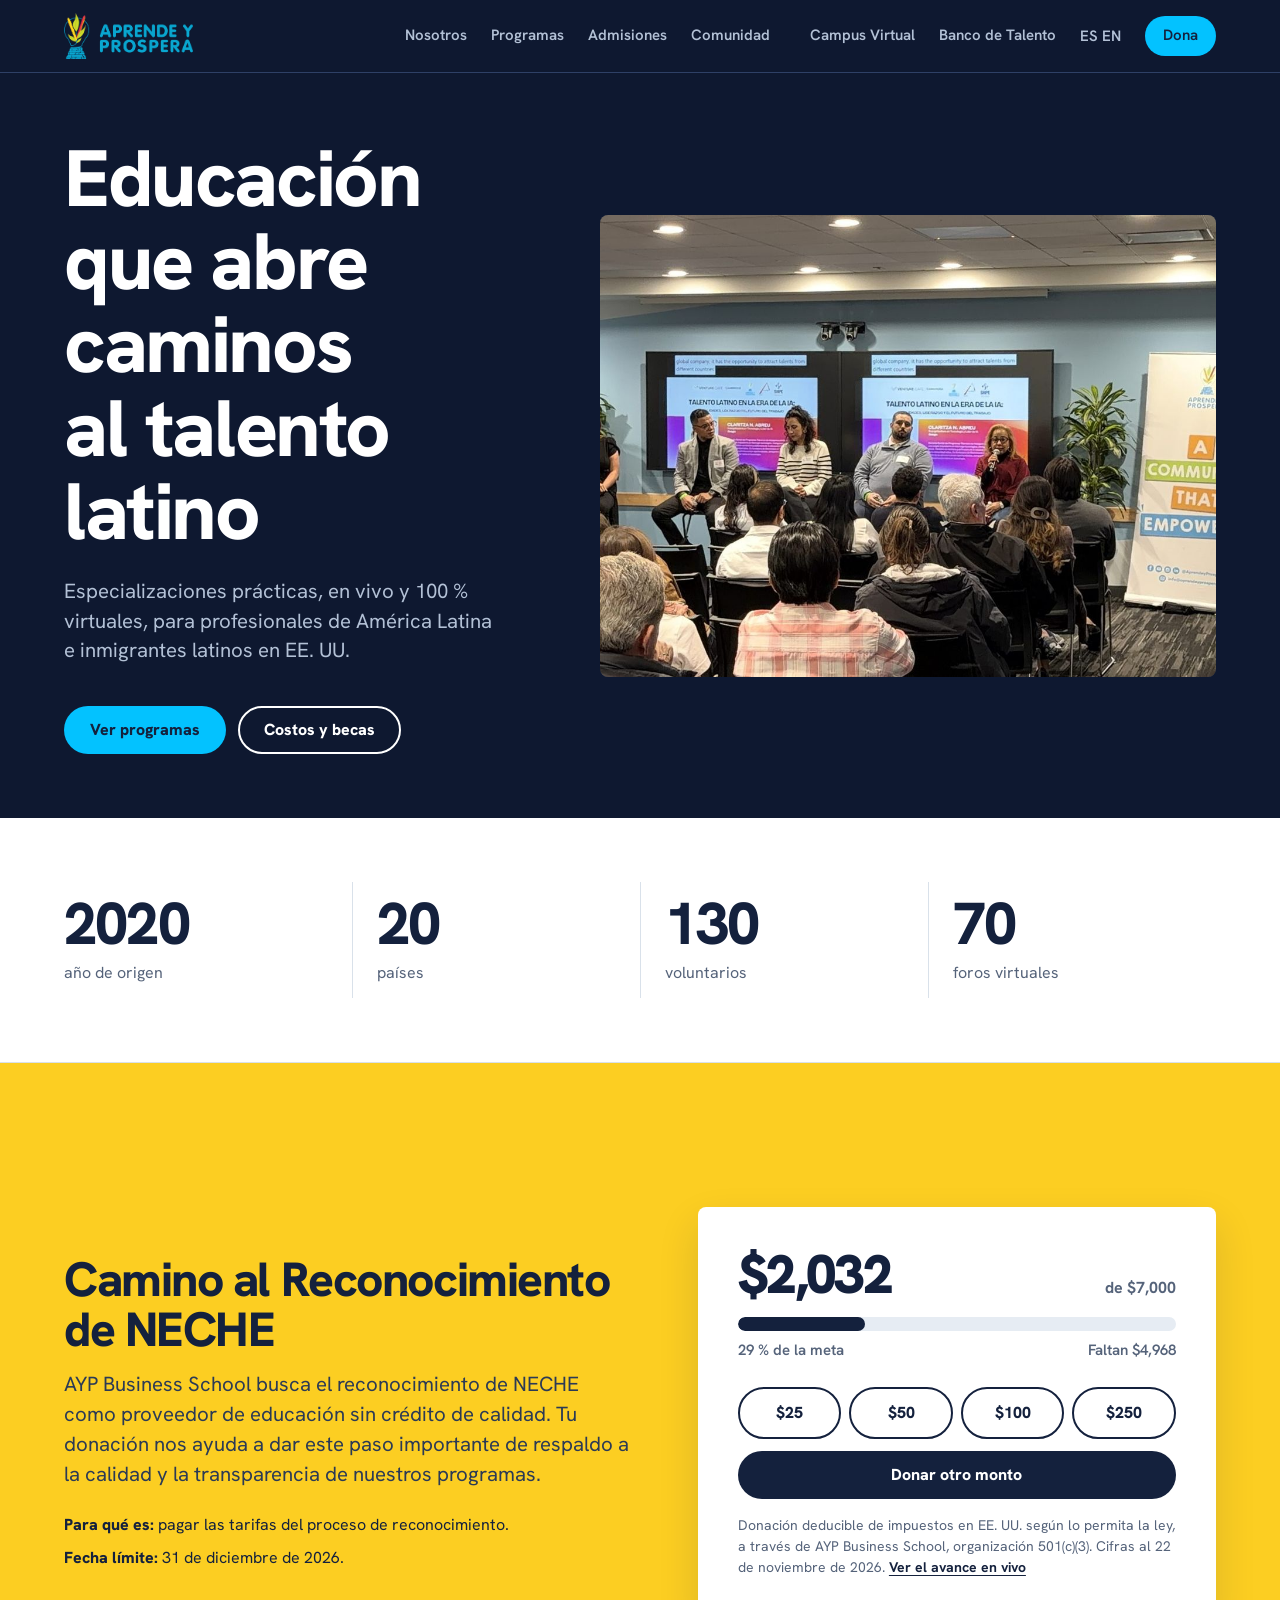
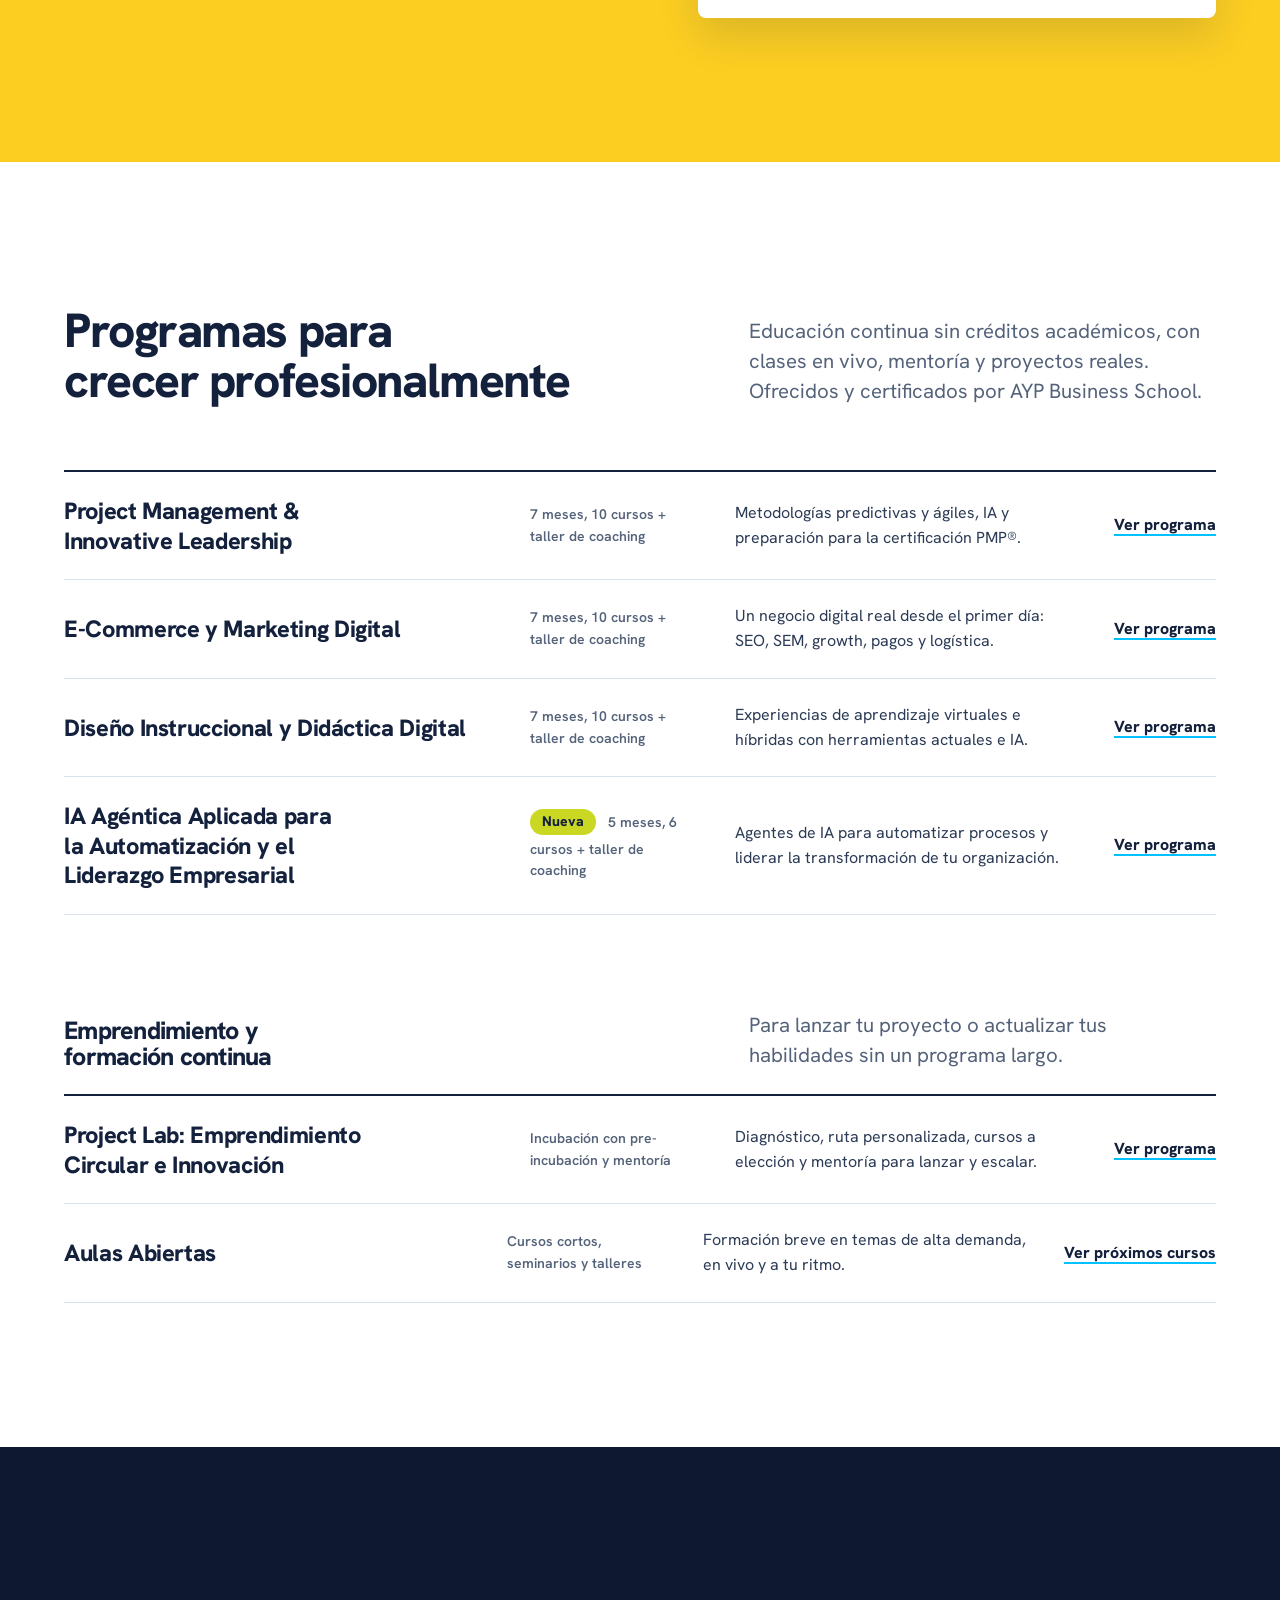
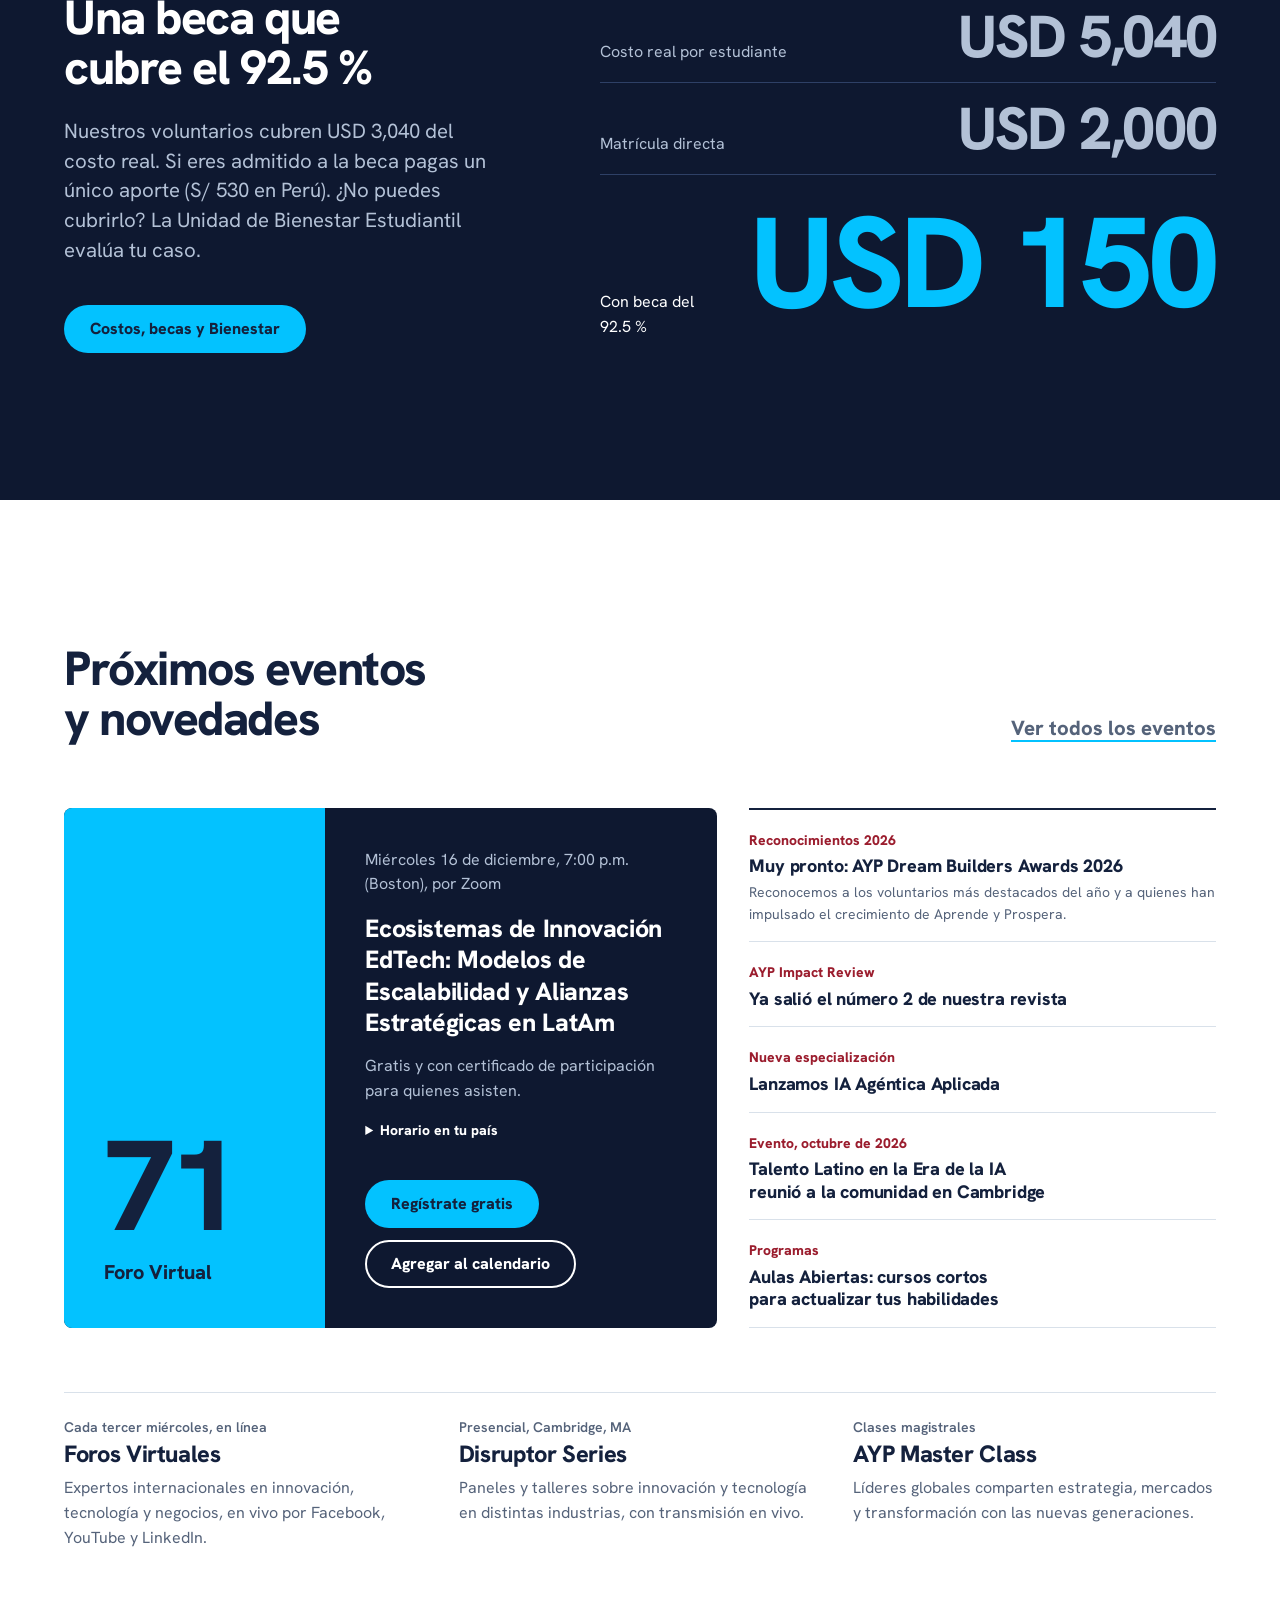
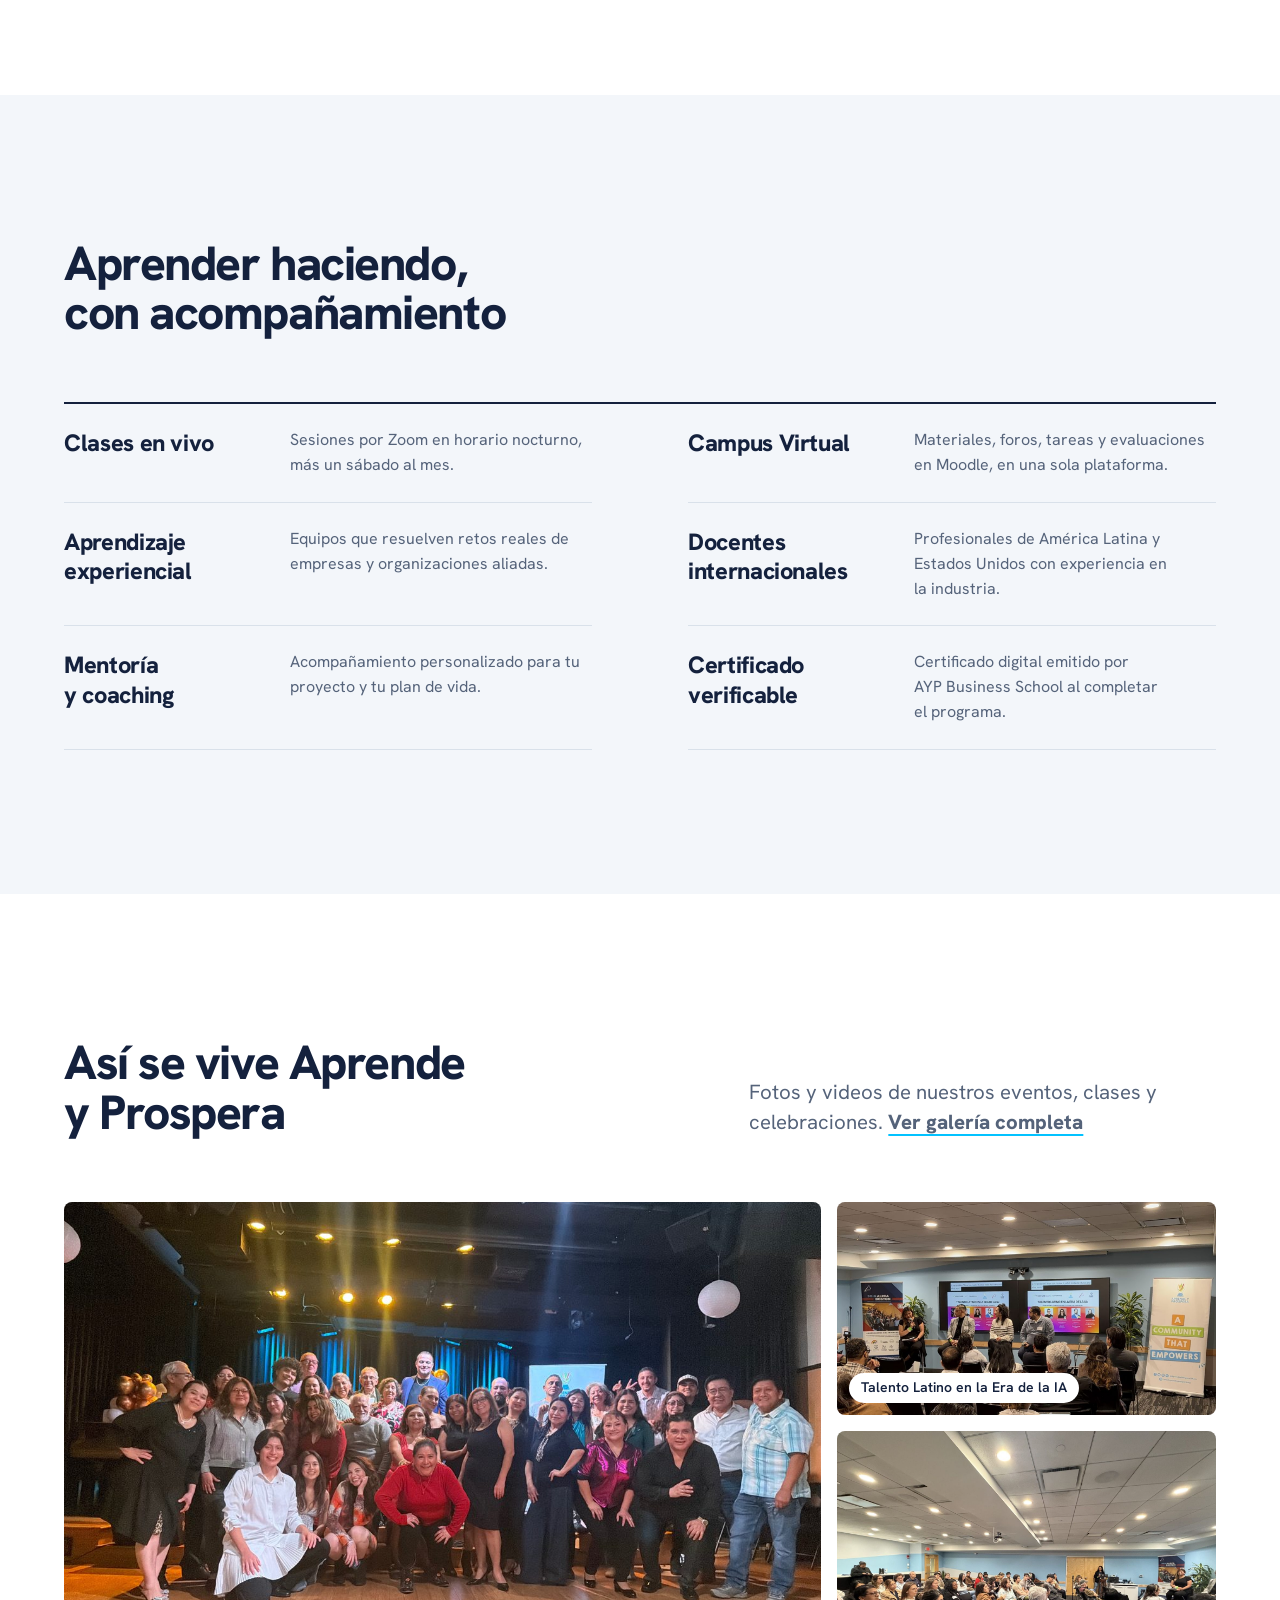
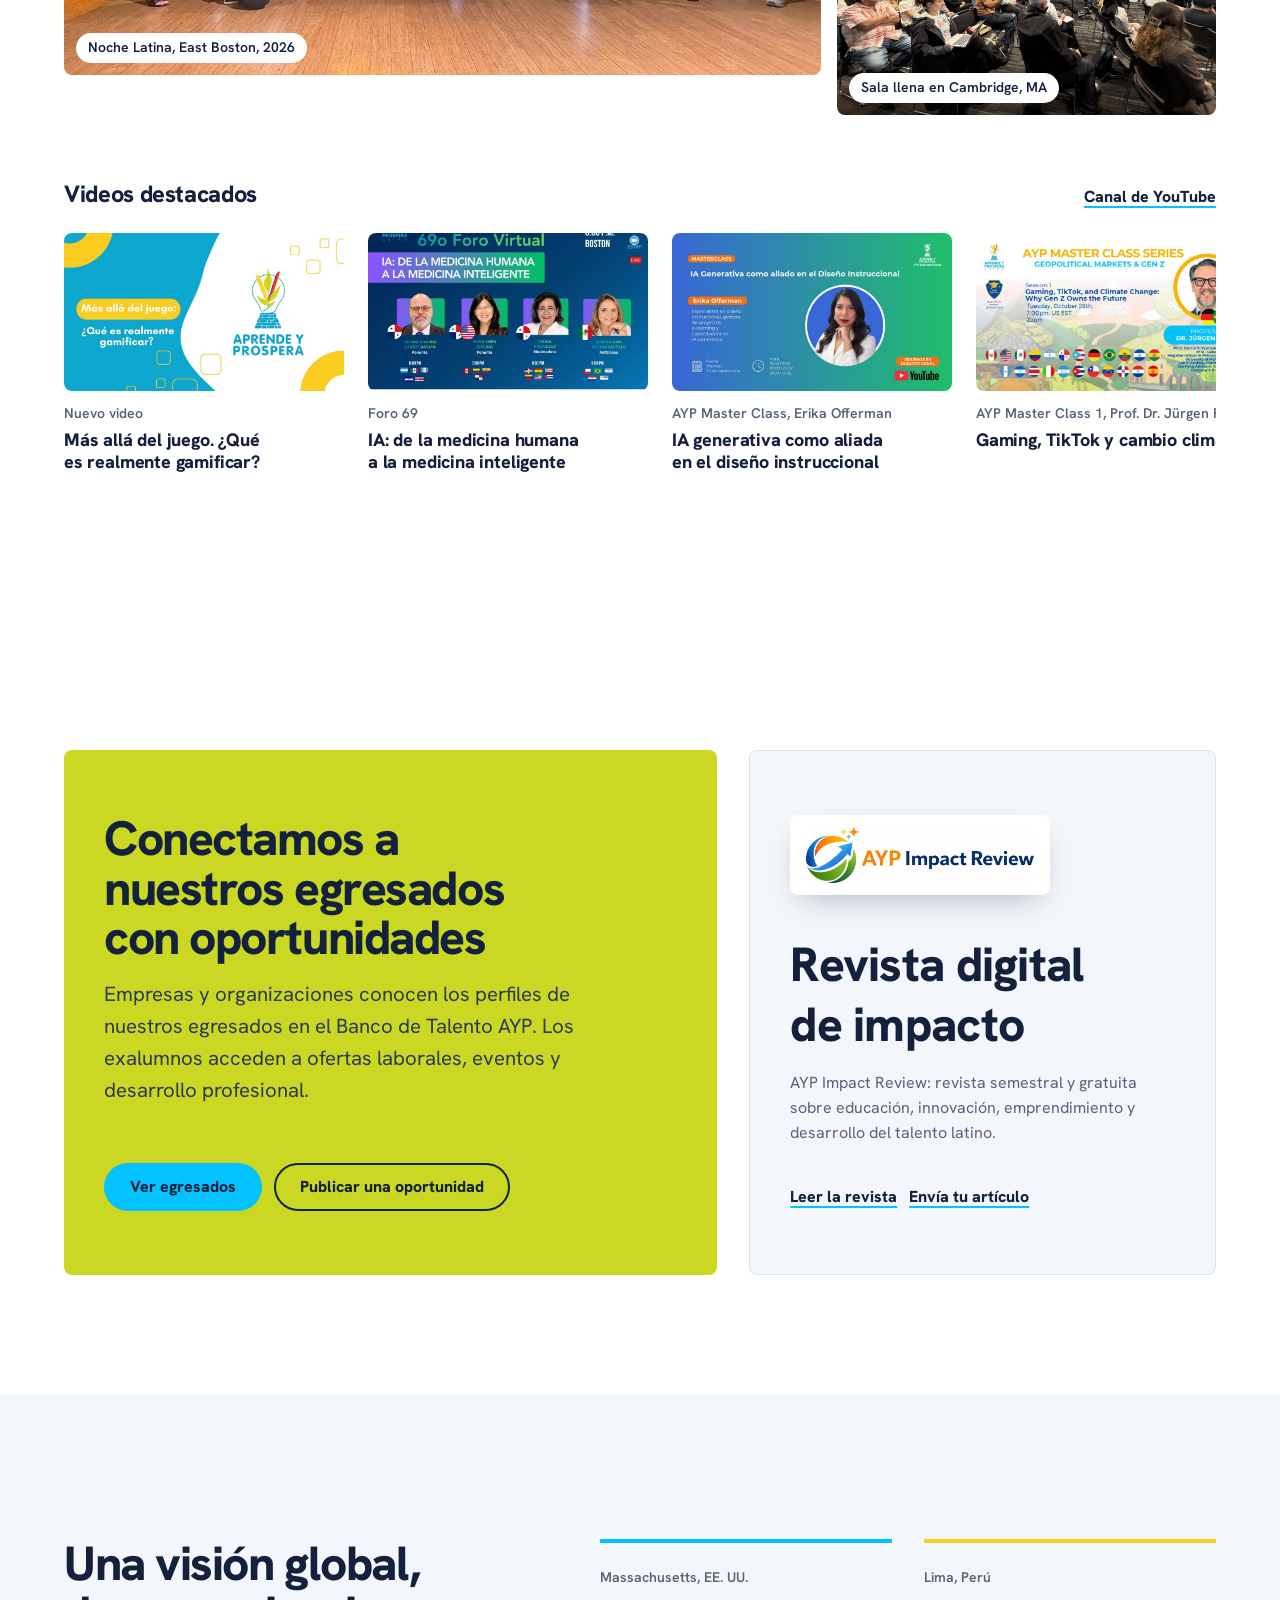
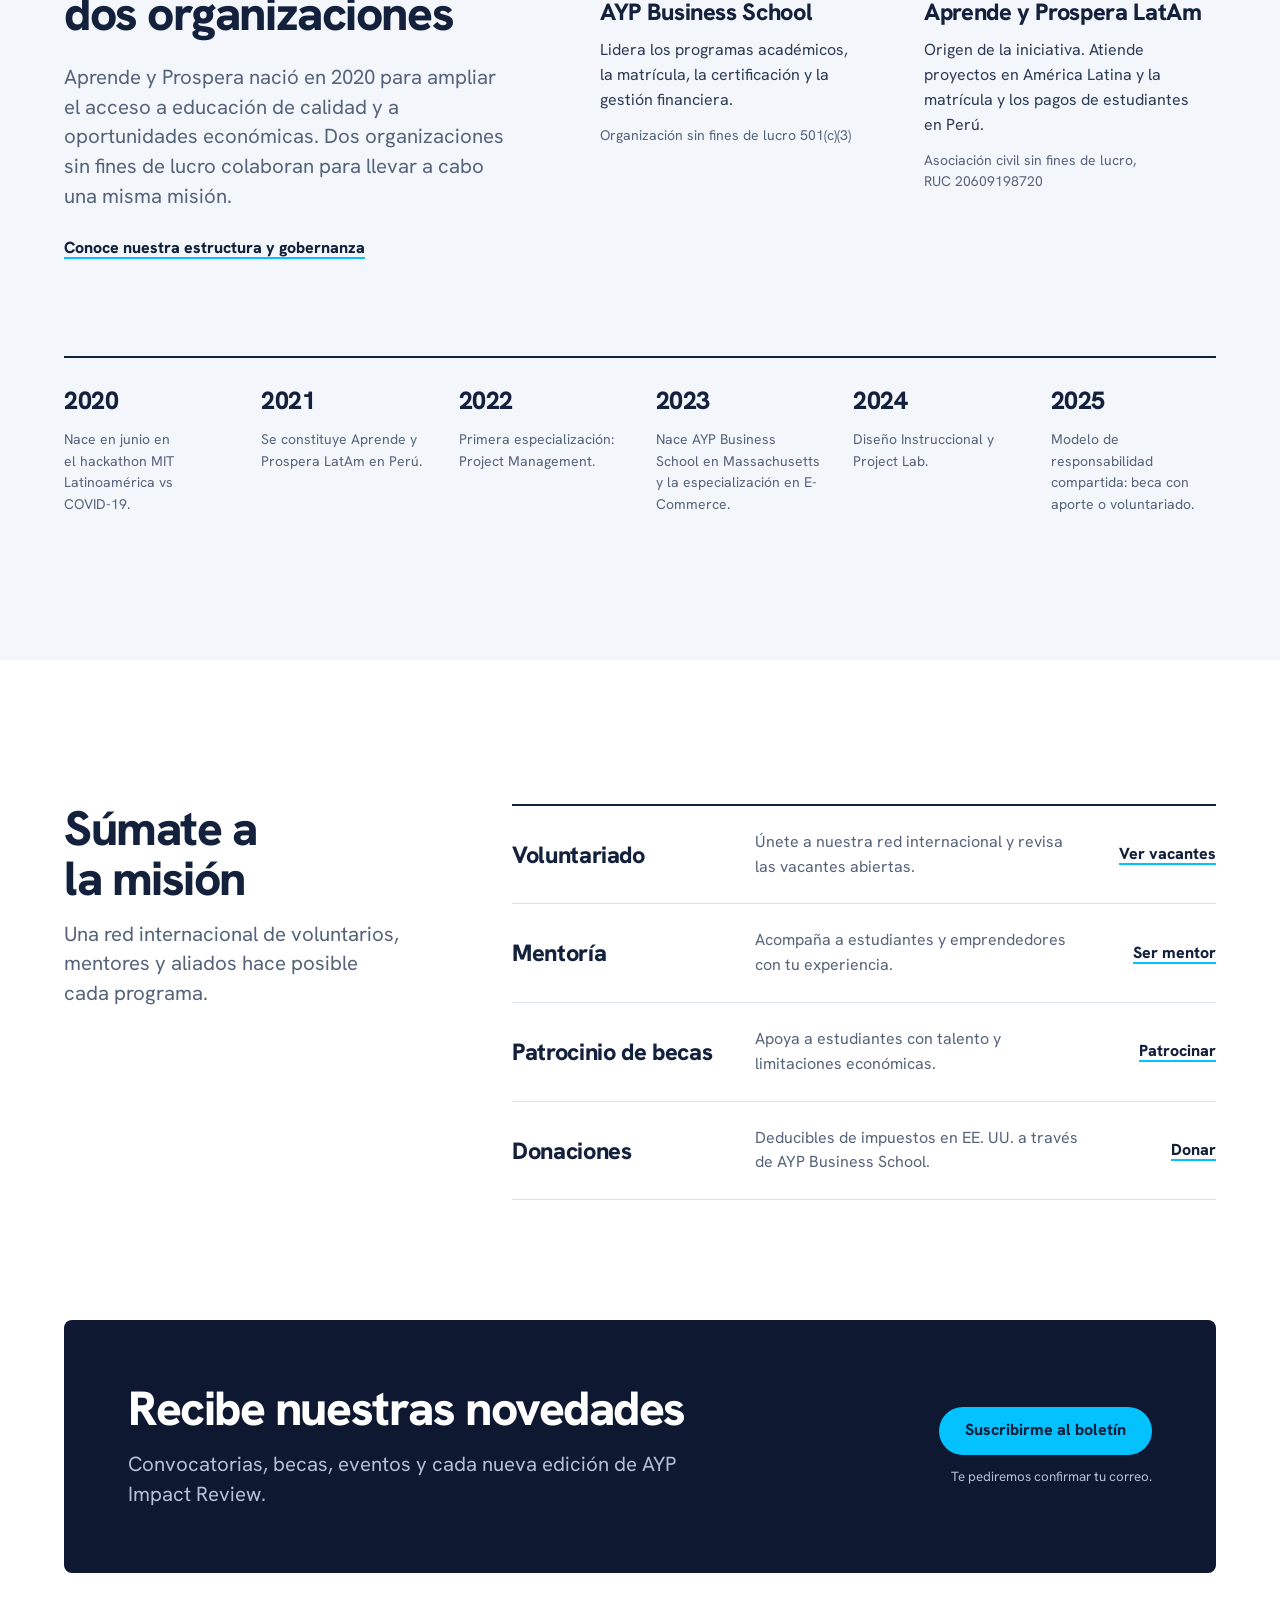
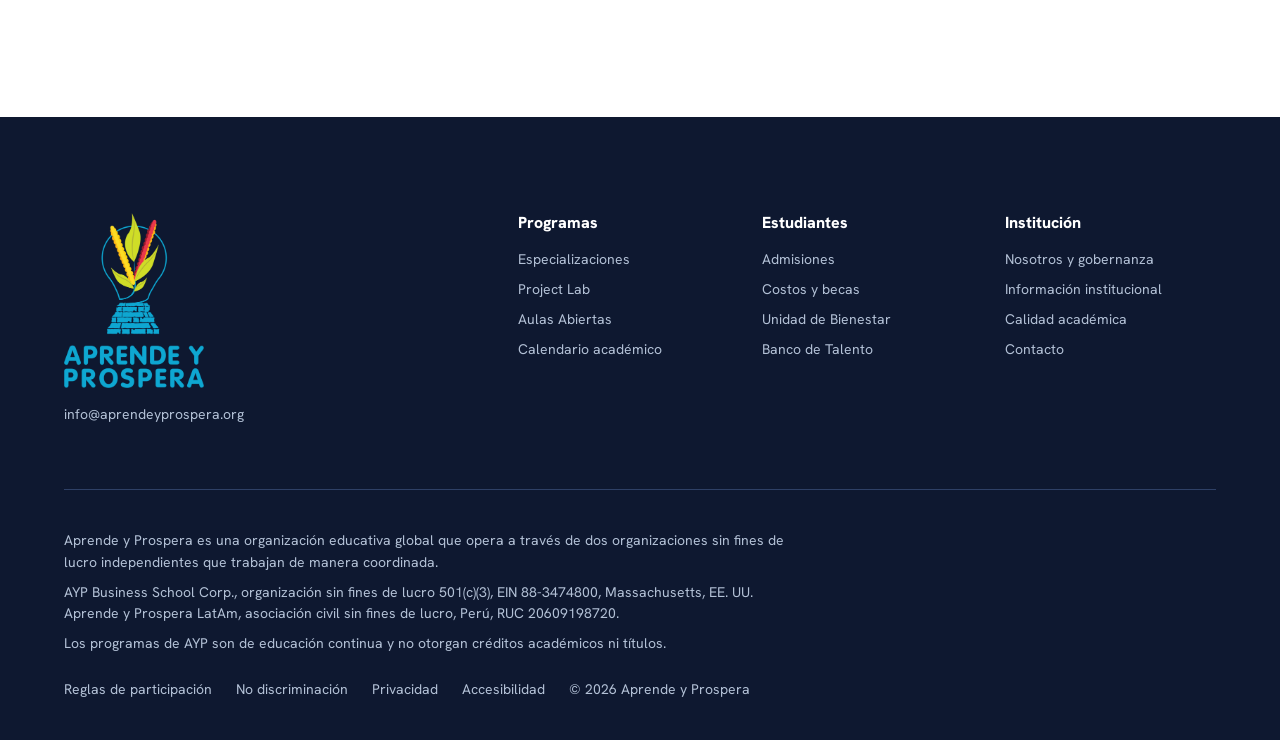
<file: index.html>
<!doctype html>
<html lang="es">
<head>
<meta charset="utf-8">
<meta name="viewport" content="width=device-width, initial-scale=1">
<meta name="description" content="Aprende y Prospera forma a profesionales de América Latina e inmigrantes latinos en EE. UU. con especializaciones en vivo, 100 % virtuales y con becas.">
<title>Aprende y Prospera | Educación para el talento latino</title>
<link rel="preconnect" href="https://fonts.googleapis.com">
<link rel="preconnect" href="https://fonts.gstatic.com" crossorigin>
<link href="https://fonts.googleapis.com/css2?family=Hanken+Grotesk:wght@400;600;800&amp;display=swap" rel="stylesheet">
<style>
/* Hallmark · shape: Ledger (index-led, the offer as signature) · genre: modern-minimal · theme: brand · redesign: full
 * paper: #FFFFFF · accent: #03C2FF · display: Hanken Grotesk 800 · body: Hanken Grotesk · hero: Stage · nav: dense bar · footer: index columns (real sitemap) · signature: the price ladder, USD 5,040 to USD 150
 * axes: light/grotesk-heavy/chromatic-cyan · posture: ink hero, white body, one cyan signal · contrast: pass · fold: pass · v2.0.0 */
/* Hallmark · pre-emit critique: P4 H4 E4 S4 R3 V4 · weakest: R, many sections on a hub home; each takes a different composition */
/* Hallmark · waive 71: index rows set the title beside its meta, the measured gap is the row hairline · waive 49b: long link labels in the footer and cards wrap at 320px by design */
:root {
  --space-3xs: 2px; --space-2xs: 4px; --space-xs: 8px; --space-sm: 12px; --space-md: 16px; --space-lg: 24px; --space-xl: 40px; --space-2xl: 64px; --space-3xl: 96px; --space-4xl: 144px;
  --text-xs: 0.8125rem; --text-sm: 0.875rem; --text-md: 1rem; --text-lg: 1.25rem; --text-xl: 1.5625rem;
  --text-display-s: clamp(2.25rem, 4vw + 0.5rem, 3.75rem); --text-display: clamp(2.75rem, 5vw + 1rem, 5.25rem);
  --text-section: clamp(2rem, 2.5vw + 1rem, 3.5rem); --text-title: clamp(1.25rem, 0.75vw + 0.875rem, 1.625rem); --text-lead: clamp(1.125rem, 0.35vw + 1rem, 1.375rem);
  --text-huge: clamp(4.5rem, 10vw, 9.5rem);
  --ease-out: cubic-bezier(0.16, 1, 0.3, 1); --dur-micro: 120ms; --dur-short: 220ms;
  --container: 1440px; --gutter: 64px; --gap-columns: 32px; --section-gap-s: 120px; --section-gap: 144px; --section-gap-l: 176px;
  --z-sticky-nav: 300;
  --color-paper: #FFFFFF; --color-paper-2: #F3F6FA; --color-paper-3: #E6ECF3;
  --color-ink: #14213D; --color-ink-2: #2B3A55; --color-muted: #55637A;
  --color-rule: #D9E1EA;
  --color-night: #0E1830; --color-night-2: #1B2A4A; --color-night-text: #FFFFFF; --color-night-muted: #B3C1D6; --color-night-rule: #2E4066;
  --color-accent: #03C2FF; --color-accent-ink: #14213D; --color-focus: #14213D; --color-focus-night: #03C2FF;
  --color-yellow: #FCCE22; --color-lime: #CBD823; --color-wine: #9B1D2E;
  --font-display: "Hanken Grotesk", ui-sans-serif, system-ui, sans-serif; --font-body: "Hanken Grotesk", ui-sans-serif, system-ui, sans-serif;
  --display-weight: 800;
  --shadow-cover: 0 12px 30px -12px rgb(20 33 61 / 0.35);
  --radius-card: 8px; --radius-pill: 999px; --rule-hair: 1px;
  --tracking-display: -0.03em;
}
*, *::before, *::after { box-sizing: border-box; }
html, body { overflow-x: clip; }
html { scroll-padding-top: var(--space-3xl); scrollbar-color: var(--color-muted) var(--color-paper); }
::selection { background: var(--color-accent); color: var(--color-accent-ink); }
body { margin: 0; background: var(--color-paper); color: var(--color-ink); font-family: var(--font-body); font-size: var(--text-md); line-height: 1.55; -webkit-font-smoothing: antialiased; }
:focus-visible { outline: 2px solid var(--color-focus); outline-offset: 3px; }
.night :focus-visible { outline-color: var(--color-focus-night); }
a { color: inherit; text-decoration-thickness: 1px; text-underline-offset: 0.18em; }
h1, h2, h3 { margin: 0; font-family: var(--font-display); font-weight: var(--display-weight); letter-spacing: var(--tracking-display); line-height: 1.04; overflow-wrap: break-word; min-width: 0; text-wrap: balance; }
h1 { font-size: var(--text-display); max-width: 14ch; }
h2 { font-size: var(--text-section); max-width: 22ch; }
h3 { font-size: var(--text-title); line-height: 1.25; letter-spacing: -0.015em; }
p { margin: 0; text-wrap: pretty; }
.lead { font-size: var(--text-lead); line-height: 1.45; max-width: 52ch; color: var(--color-muted); }
img { max-width: 100%; height: auto; display: block; }
.container { width: 100%; max-width: var(--container); margin-inline: auto; padding-inline: var(--gutter); }
.num { font-variant-numeric: tabular-nums; }
.visually-hidden { position: absolute; width: 1px; height: 1px; overflow: hidden; clip-path: inset(50%); white-space: nowrap; }
.night { background: var(--color-night); color: var(--color-night-text); }
.night .lead, .night .muted { color: var(--color-night-muted); }
.muted { color: var(--color-muted); }

/* Controls: one primary style, one secondary, eight states */
.btn { display: inline-flex; align-items: center; justify-content: center; min-height: 48px; padding: 0 var(--space-lg); border-radius: var(--radius-pill); font-weight: 800; font-size: var(--text-md); text-decoration: none; white-space: nowrap; border: 2px solid transparent; cursor: pointer; transition: background-color var(--dur-micro) var(--ease-out), color var(--dur-micro) var(--ease-out), border-color var(--dur-micro) var(--ease-out), transform var(--dur-micro) var(--ease-out); }
.btn-primary { background: var(--color-accent); color: var(--color-accent-ink); }
.btn-primary:hover { background: var(--color-paper); }
.btn-primary:active { transform: translateY(1px); }
.btn-secondary { border-color: currentColor; color: inherit; background: transparent; }
.btn-secondary:hover { background: var(--color-ink); color: var(--color-paper); border-color: var(--color-ink); }
.night .btn-secondary:hover { background: var(--color-paper); color: var(--color-ink); border-color: var(--color-paper); }
.btn-secondary:active { transform: translateY(1px); }
.btn[aria-disabled="true"], .btn:disabled { opacity: 0.45; pointer-events: none; }
.light .btn-primary:hover, .paper .btn-primary:hover { background: var(--color-ink); color: var(--color-paper); }
.link { font-weight: 800; text-decoration: underline; text-decoration-color: var(--color-accent); text-decoration-thickness: 2px; text-underline-offset: 0.25em; transition: text-decoration-color var(--dur-micro) var(--ease-out); }
.link:hover { text-decoration-color: currentColor; }
.actions { display: flex; flex-wrap: wrap; gap: var(--space-sm); }

/* Top strip and nav */
.strip { background: var(--color-yellow); color: var(--color-ink); text-align: center; font-size: var(--text-sm); font-weight: 600; padding: var(--space-xs) var(--space-md); }
.nav { position: sticky; top: 0; z-index: var(--z-sticky-nav); background: var(--color-night); color: var(--color-night-text); border-bottom: var(--rule-hair) solid var(--color-night-rule); }
.nav .container { display: flex; align-items: center; gap: var(--space-xl); min-height: 72px; }
.brand { display: flex; align-items: center; gap: var(--space-sm); text-decoration: none; font-weight: 800; font-size: 1.125rem; letter-spacing: -0.01em; }
.brand img { width: auto; height: 46px; display: block; }
.nav-links { display: flex; gap: var(--space-lg); margin-left: auto; }
.nav-links a, .nav-util a, .nav-util span { text-decoration: none; font-weight: 600; font-size: 0.9375rem; color: var(--color-night-muted); padding: var(--space-xs) 0; transition: color var(--dur-micro) var(--ease-out); }
.nav-links a:hover, .nav-util a:hover { color: var(--color-night-text); }
.nav-util { display: flex; align-items: center; gap: var(--space-lg); }
.nav-util .lang { color: var(--color-night-text); }
.nav-util .lang span { color: var(--color-night-muted); }
.nav-util a.btn-primary, .nav-util a.btn-primary:hover { color: var(--color-accent-ink); }
.nav-util a.btn-primary:hover { background: var(--color-paper); }
.nav .btn { min-height: 40px; padding: 0 var(--space-md); font-size: 0.9375rem; }
.menu { display: none; margin-left: auto; }
.menu summary { list-style: none; cursor: pointer; font-weight: 800; padding: var(--space-xs) var(--space-md); border: 2px solid var(--color-night-rule); border-radius: var(--radius-pill); }
.menu summary::-webkit-details-marker { display: none; }
.menu[open] .menu-panel { display: grid; }
.menu-panel { display: none; position: absolute; left: 0; right: 0; top: 100%; background: var(--color-night); color: var(--color-night-text); padding: var(--space-lg) var(--gutter) var(--space-xl); gap: var(--space-md); border-bottom: var(--rule-hair) solid var(--color-night-rule); }
.menu-panel a { color: var(--color-night-text); text-decoration: none; font-weight: 800; font-size: var(--text-lg); }

/* Hero: Stage on the night paper */
.hero { padding-block: var(--space-2xl); }
.hero-grid { display: grid; grid-template-columns: minmax(0, 5fr) minmax(0, 7fr); gap: var(--space-3xl); align-items: center; min-height: min(600px, calc(100dvh - 190px)); }
.hero h1 { color: var(--color-night-text); }
.hero .lead { margin-top: var(--space-lg); }
.hero .actions { margin-top: var(--space-xl); }
.hero-visual { position: relative; display: block; aspect-ratio: 4 / 3; max-height: 560px; width: 100%; color: var(--color-night-text); border-radius: var(--radius-card); overflow: hidden; text-decoration: none; background: var(--color-night-2); }
.hero-visual img { position: absolute; inset: 0; width: 100%; height: 100%; object-fit: cover; transition: transform var(--dur-short) var(--ease-out); }

.hero-visual .play { position: absolute; left: var(--space-lg); bottom: var(--space-lg); display: flex; align-items: center; gap: var(--space-sm); background: var(--color-paper); color: var(--color-ink); border-radius: var(--radius-pill); padding: var(--space-xs) var(--space-lg) var(--space-xs) var(--space-xs); font-weight: 800; }
.hero-visual .play i { display: grid; place-items: center; width: 40px; height: 40px; border-radius: 50%; background: var(--color-accent); }
.hero-visual .play svg { width: 16px; height: 16px; fill: var(--color-ink); margin-left: var(--space-3xs); }

/* Figures */
.figures { padding-block: var(--space-2xl); border-bottom: var(--rule-hair) solid var(--color-rule); }
.figures ul { list-style: none; margin: 0; padding: 0; display: grid; grid-template-columns: repeat(4, minmax(0, 1fr)); }
.figures li { padding: var(--space-sm) var(--space-lg); border-left: var(--rule-hair) solid var(--color-rule); }
.figures li:first-child { border-left: 0; padding-left: 0; }
.figures b { font-variant-numeric: tabular-nums; display: block; font-size: var(--text-display-s); font-weight: 800; letter-spacing: var(--tracking-display); line-height: 1; }
.figures span { display: block; margin-top: var(--space-xs); color: var(--color-muted); font-size: var(--text-md); }

/* Section shell */
.section { padding-block: var(--section-gap); }
.section.tight { padding-block: var(--section-gap-s); }
.paper2 { background: var(--color-paper-2); }
.head { display: grid; grid-template-columns: minmax(0, 7fr) minmax(0, 5fr); gap: var(--gap-columns); align-items: end; margin-bottom: var(--space-2xl); }
.head .lead { justify-self: end; }
.head-solo { margin-bottom: var(--space-2xl); }
.head-solo .lead { margin-top: var(--space-md); }

/* Programs: Index */
.index { list-style: none; margin: 0; padding: 0; border-top: 2px solid var(--color-ink); }
.index li { display: grid; grid-template-columns: minmax(0, 5fr) minmax(0, 2fr) minmax(0, 4fr) auto; gap: var(--gap-columns); align-items: center; padding-block: var(--space-lg); border-bottom: var(--rule-hair) solid var(--color-rule); }
.index .meta { color: var(--color-muted); font-size: var(--text-sm); font-weight: 600; }
.index p { color: var(--color-ink-2); }
.tag { display: inline-block; margin-right: var(--space-xs); margin-bottom: var(--space-2xs); padding: var(--space-3xs) var(--space-sm); border-radius: var(--radius-pill); background: var(--color-lime); color: var(--color-ink); font-size: var(--text-sm); font-weight: 800; letter-spacing: 0; vertical-align: middle; }
.index-sub { margin-top: var(--space-3xl); margin-bottom: var(--space-lg); display: grid; grid-template-columns: minmax(0, 7fr) minmax(0, 5fr); gap: var(--gap-columns); align-items: end; }
.index-sub h2 { font-size: var(--text-xl); }
.index .go { justify-self: end; }

/* Signature: the price ladder */
.offer { display: grid; grid-template-columns: minmax(0, 5fr) minmax(0, 7fr); gap: var(--space-3xl); align-items: center; }
.offer .lead { margin-top: var(--space-lg); }
.ladder { list-style: none; margin: 0; padding: 0; }
.ladder li { display: grid; grid-template-columns: minmax(0, 1fr) auto; align-items: baseline; gap: var(--space-lg); padding-block: var(--space-md); border-bottom: var(--rule-hair) solid var(--color-night-rule); color: var(--color-night-muted); }
.ladder li b { font-size: var(--text-display-s); font-weight: 800; letter-spacing: var(--tracking-display); line-height: 1; color: var(--color-night-muted); }
.ladder li.win { border-bottom: 0; padding-top: var(--space-lg); color: var(--color-night-text); }
.ladder li.win b { font-size: var(--text-huge); color: var(--color-accent); }
.offer .actions { margin-top: var(--space-xl); }

/* Events and news: Split */
.split { display: grid; grid-template-columns: minmax(0, 7fr) minmax(0, 5fr); gap: var(--gap-columns); align-items: stretch; }
.forum { display: grid; grid-template-columns: minmax(0, 2fr) minmax(0, 3fr); background: var(--color-night); color: var(--color-night-text); border-radius: var(--radius-card); overflow: hidden; min-height: 440px; }
.forum-num { display: flex; flex-direction: column; justify-content: flex-end; padding: var(--space-xl); background: var(--color-accent); color: var(--color-ink); }
.forum-num b { font-variant-numeric: tabular-nums; font-size: var(--text-huge); line-height: 0.85; letter-spacing: -0.05em; font-weight: 800; }
.forum-num span { margin-top: var(--space-md); font-weight: 800; font-size: var(--text-lg); }
.forum-body { padding: var(--space-xl); display: flex; flex-direction: column; gap: var(--space-md); }
.forum-body h3 { font-size: var(--text-xl); }
.forum-body .actions { margin-top: auto; padding-top: var(--space-md); }
.forum details { color: var(--color-night-muted); font-size: var(--text-sm); }
.forum summary { cursor: pointer; font-weight: 800; color: var(--color-night-text); }
.forum details ul { margin: var(--space-xs) 0 0; padding-left: var(--space-md); line-height: 1.7; }
.news { list-style: none; margin: 0; padding: 0; border-top: 2px solid var(--color-ink); }
.news li { padding-block: var(--space-md); border-bottom: var(--rule-hair) solid var(--color-rule); }
.news .kind { font-size: var(--text-sm); font-weight: 800; color: var(--color-wine); }
.news h3 { font-size: 1.125rem; margin-top: var(--space-2xs); letter-spacing: -0.01em; }
.news h3 a { text-decoration: none; }
.news h3 a:hover { text-decoration: underline; }
.news p { margin-top: var(--space-2xs); color: var(--color-muted); font-size: var(--text-sm); }
.formats { display: grid; grid-template-columns: repeat(3, minmax(0, 1fr)); gap: var(--gap-columns); margin-top: var(--space-2xl); padding-top: var(--space-lg); border-top: var(--rule-hair) solid var(--color-rule); }
.formats p { color: var(--color-muted); margin-top: var(--space-xs); }
.formats small { display: block; font-size: var(--text-sm); font-weight: 600; color: var(--color-muted); }

/* Model: two-column rows */
.rows2 { display: grid; grid-template-columns: repeat(2, minmax(0, 1fr)); column-gap: var(--space-3xl); border-top: 2px solid var(--color-ink); }
.rows2 div { display: grid; grid-template-columns: minmax(0, 2fr) minmax(0, 3fr); gap: var(--space-lg); padding-block: var(--space-lg); border-bottom: var(--rule-hair) solid var(--color-rule); }
.rows2 p { color: var(--color-muted); }

/* Community: Showcase plus rail */
.show { display: grid; grid-template-columns: minmax(0, 8fr) minmax(0, 4fr); gap: var(--space-md); }
.show figure { margin: 0; position: relative; border-radius: var(--radius-card); overflow: hidden; }
.show figure img { width: 100%; height: 100%; object-fit: cover; }
.show .big { grid-row: span 2; aspect-ratio: 16 / 10; }
.show figcaption { position: absolute; left: var(--space-sm); bottom: var(--space-sm); background: var(--color-paper); color: var(--color-ink); font-size: var(--text-sm); font-weight: 600; padding: var(--space-2xs) var(--space-sm); border-radius: var(--radius-pill); }
.rail-head { display: flex; justify-content: space-between; align-items: baseline; gap: var(--space-lg); margin-top: var(--space-2xl); margin-bottom: var(--space-lg); }
.rail { list-style: none; margin: 0; padding: 0 0 var(--space-sm); display: grid; grid-auto-flow: column; grid-auto-columns: minmax(280px, 1fr); gap: var(--space-lg); overflow-x: auto; scroll-snap-type: x mandatory; }
.rail li { scroll-snap-align: start; }
.rail a { display: block; text-decoration: none; }
.rail .thumb { display: block; position: relative; aspect-ratio: 16 / 9; border-radius: var(--radius-card); overflow: hidden; background: var(--color-paper-3); }
.rail .thumb img { width: 100%; height: 100%; object-fit: cover; transition: transform var(--dur-short) var(--ease-out); }
.rail a:hover .thumb img { transform: scale(1.03); }
.rail small { display: block; margin-top: var(--space-sm); font-size: var(--text-sm); color: var(--color-muted); font-weight: 600; }
.rail h3 { font-size: 1.125rem; margin-top: var(--space-2xs); letter-spacing: -0.01em; }

/* Talent and review: Bento */
.bento { display: grid; grid-template-columns: minmax(0, 7fr) minmax(0, 5fr); gap: var(--gap-columns); }
.tile { border-radius: var(--radius-card); padding: var(--space-2xl) var(--space-xl); display: flex; flex-direction: column; gap: var(--space-md); min-height: 420px; }
.tile .actions { margin-top: auto; padding-top: var(--space-lg); }
.tile-talent { background: var(--color-lime); color: var(--color-ink); }
.tile-talent h2 { max-width: 16ch; }
.tile-talent p { color: var(--color-ink-2); max-width: 48ch; font-size: var(--text-lead); }
.tile-review { background: var(--color-paper-2); border: var(--rule-hair) solid var(--color-rule); }
.tile-review img { width: min(260px, 100%); background: var(--color-paper); border-radius: var(--radius-card); padding: var(--space-sm) var(--space-md); box-shadow: var(--shadow-cover); }
.tile-review > div { display: flex; flex-direction: column; gap: var(--space-md); flex: 1; margin-top: var(--space-lg); }
.tile-review h3 { font-size: var(--text-section); }
.tile-review p { color: var(--color-muted); }

/* Organizations and history */
.orgs { display: grid; grid-template-columns: minmax(0, 5fr) minmax(0, 7fr); gap: var(--space-3xl); align-items: start; }
.orgs .lead { margin-top: var(--space-lg); }
.orgs .link { display: inline-block; margin-top: var(--space-lg); }
.org-pair { display: grid; grid-template-columns: repeat(2, minmax(0, 1fr)); gap: var(--gap-columns); }
.org { border-top: 4px solid var(--color-accent); padding-top: var(--space-lg); }
.org + .org { border-top-color: var(--color-yellow); }
.org small { display: block; font-size: var(--text-sm); font-weight: 600; color: var(--color-muted); }
.org h3 { margin-top: var(--space-xs); }
.org p { margin-top: var(--space-sm); color: var(--color-ink-2); }
.org p.muted { color: var(--color-muted); font-size: var(--text-sm); }
.timeline { list-style: none; margin: var(--space-3xl) 0 0; padding: 0; display: grid; grid-template-columns: repeat(6, minmax(0, 1fr)); gap: var(--gap-columns); border-top: 2px solid var(--color-ink); }
.timeline li { padding-top: var(--space-lg); }
.timeline b { display: block; font-size: var(--text-xl); font-weight: 800; letter-spacing: -0.02em; }
.timeline p { margin-top: var(--space-xs); font-size: var(--text-sm); color: var(--color-muted); }

/* Join: rows plus close */
.join { display: grid; grid-template-columns: minmax(0, 4fr) minmax(0, 8fr); gap: var(--space-3xl); }
.join ul { list-style: none; margin: 0; padding: 0; border-top: 2px solid var(--color-ink); }
.join li a { display: grid; grid-template-columns: minmax(0, 4fr) minmax(0, 6fr) minmax(0, 2fr); gap: var(--space-lg); align-items: center; padding-block: var(--space-lg); border-bottom: var(--rule-hair) solid var(--color-rule); text-decoration: none; transition: background-color var(--dur-micro) var(--ease-out); }
.join li a:hover { background: var(--color-paper-2); }
.join li p { color: var(--color-muted); }
.join .cue { justify-self: end; font-weight: 800; text-decoration: underline; text-decoration-color: var(--color-accent); text-decoration-thickness: 2px; text-underline-offset: 0.25em; }
.close { margin-top: var(--section-gap-s); background: var(--color-night); color: var(--color-night-text); border-radius: var(--radius-card); padding: var(--space-2xl); display: grid; grid-template-columns: minmax(0, 7fr) minmax(0, 5fr); gap: var(--space-xl); align-items: center; }
.close .lead { margin-top: var(--space-md); }
.close .actions { justify-content: flex-end; }
.close small { display: block; margin-top: var(--space-sm); color: var(--color-night-muted); text-align: right; }

/* Footer */
.footer { background: var(--color-night); color: var(--color-night-muted); padding-block: var(--space-3xl) var(--space-xl); font-size: var(--text-sm); }
.footer-top { display: grid; grid-template-columns: minmax(0, 4fr) repeat(3, minmax(0, 2fr)); gap: var(--gap-columns); padding-bottom: var(--space-2xl); border-bottom: var(--rule-hair) solid var(--color-night-rule); }
.footer-top img { width: 140px; height: auto; }
.footer h3 { color: var(--color-night-text); font-size: var(--text-md); letter-spacing: 0; }
.footer ul { list-style: none; margin: var(--space-md) 0 0; padding: 0; display: grid; gap: var(--space-xs); }
.footer a { text-decoration: none; }
.footer a:hover { color: var(--color-night-text); text-decoration: underline; }
.legal { padding-top: var(--space-xl); display: grid; gap: var(--space-xs); max-width: 90ch; }
.legal-links { display: flex; flex-wrap: wrap; gap: var(--space-lg); margin-top: var(--space-md); }

@media (max-width: 75rem) {
  .nav-links, .nav-util { display: none; }
  .menu { display: block; }
}
@media (max-width: 60rem) {
  :root { --gutter: 24px; --section-gap-s: 80px; --section-gap: 96px; --section-gap-l: 120px; }
  .hero-grid, .offer, .split, .bento, .orgs, .join, .close, .head { grid-template-columns: minmax(0, 1fr); gap: var(--space-xl); }
  .hero-grid { min-height: 0; }
  .hero-visual { min-height: 0; }
  .head .lead { justify-self: start; }
  .index li { grid-template-columns: minmax(0, 1fr); gap: var(--space-xs); }
  .index .go { justify-self: start; }
  .figures ul { grid-template-columns: repeat(2, minmax(0, 1fr)); row-gap: var(--space-lg); }
  .figures li:nth-child(3) { border-left: 0; padding-left: 0; }
  .rows2 { grid-template-columns: minmax(0, 1fr); }
  .show { grid-template-columns: minmax(0, 1fr); }
  .show .big { grid-row: auto; }
  .timeline { grid-template-columns: repeat(2, minmax(0, 1fr)); }
  .formats { grid-template-columns: minmax(0, 1fr); }
  .footer-top { grid-template-columns: repeat(2, minmax(0, 1fr)); }
  .close .actions { justify-content: flex-start; }
  .close small { text-align: left; }
}
@media (max-width: 40rem) {
  :root { --gutter: 16px; --section-gap-s: 56px; --section-gap: 72px; --gap-columns: 16px; }
  .footer-top { grid-template-columns: minmax(0, 1fr); }
  .index-sub { grid-template-columns: minmax(0, 1fr); }
  .join .cue { justify-self: start; }
  .forum, .org-pair, .rows2 div, .join li a { grid-template-columns: minmax(0, 1fr); }
  .tile { padding: var(--space-xl) var(--space-lg); min-height: 0; }
  .close { padding: var(--space-xl) var(--space-lg); }
  .actions .btn { flex: 1 1 100%; }
}
@media (prefers-reduced-motion: reduce) {
  *, *::before, *::after { transition-duration: 0.01ms !important; animation-duration: 0.01ms !important; scroll-behavior: auto !important; }
}

/* Campaña NECHE */
.campaign { background: var(--color-yellow); color: var(--color-ink); }
.campaign .grid { display: grid; grid-template-columns: minmax(0, 1.1fr) minmax(0, 1fr); gap: var(--space-2xl); align-items: center; }
.campaign h2 { overflow-wrap: break-word; min-width: 0; }
.campaign .lead { color: var(--color-ink-2); margin-top: var(--space-md); }
.campaign .facts { list-style: none; margin: var(--space-lg) 0 0; padding: 0; display: grid; gap: var(--space-xs); font-size: 1rem; }
.campaign .facts b { font-weight: 800; }
.campaign .card { background: var(--color-paper); border-radius: var(--radius-card); padding: var(--space-xl); box-shadow: 0 18px 40px rgba(20,33,61,.14); }
.campaign .raised { display: flex; align-items: baseline; justify-content: space-between; gap: var(--space-sm); flex-wrap: wrap; }
.campaign .raised b { font-size: clamp(2.4rem, 5vw, 3.4rem); font-weight: 900; letter-spacing: -0.03em; line-height: 1; }
.campaign .raised span { color: var(--color-muted); font-weight: 700; }
.campaign .bar { height: 14px; border-radius: var(--radius-pill); background: var(--color-paper-3); margin-top: var(--space-md); overflow: hidden; }
.campaign .bar i { display: block; height: 100%; background: var(--color-ink); border-radius: inherit; }
.campaign .meta { display: flex; justify-content: space-between; margin-top: var(--space-xs); font-size: 0.9375rem; color: var(--color-muted); font-weight: 600; }
.campaign .amounts { display: grid; grid-template-columns: repeat(4, minmax(0, 1fr)); gap: var(--space-xs); margin-top: var(--space-lg); }
.campaign .amounts a { display: block; text-align: center; padding: var(--space-sm) 0; border: 2px solid var(--color-ink); border-radius: var(--radius-pill); font-weight: 800; color: var(--color-ink); text-decoration: none; transition: background-color var(--dur-short) var(--ease-out), color var(--dur-short) var(--ease-out); }
.campaign .amounts a:hover { background: var(--color-ink); color: var(--color-paper); }
.campaign .card .btn { width: 100%; justify-content: center; margin-top: var(--space-sm); background: var(--color-ink); color: var(--color-paper); }
.campaign .card .btn:hover { background: var(--color-ink-2); }
.campaign .small { margin-top: var(--space-md); font-size: 0.875rem; color: var(--color-muted); line-height: 1.5; }
.campaign .small a { color: var(--color-ink); font-weight: 700; }
@media (max-width: 860px) { .campaign .grid { grid-template-columns: minmax(0, 1fr); } }
</style>
<link rel="alternate" hreflang="es" href="index.html">
<link rel="alternate" hreflang="en" href="en/index.html">
</head>
<body>

<header class="nav night">
  <div class="container">
    <a class="brand" href="index.html"><img src="logo-horizontal.png" alt="Aprende y Prospera" width="141" height="50"></a>
    <nav class="nav-links" aria-label="Principal">
      <a href="nosotros.html">Nosotros</a>
      <a href="programas.html">Programas</a>
      <a href="admisiones.html">Admisiones</a>
      <a href="comunidad.html">Comunidad</a>
    </nav>
    <div class="nav-util">
      <a href="https://virtual.aprendeyprospera.org">Campus Virtual</a>
      <a href="https://bancodetalento-ayp.softr.app/">Banco de Talento</a>
      <p class="lang" aria-label="Idioma"><span aria-current="true">ES</span> <a href="en/index.html" lang="en" hreflang="en">EN</a></p>
      <a class="btn btn-primary" href="https://www.paypal.com/ncp/payment/AY6MTS8NQ4TKE">Dona</a>
    </div>
    <details class="menu">
      <summary>Menú</summary>
      <div class="menu-panel">
        <a href="en/index.html" lang="en" hreflang="en">English</a>
        <a href="nosotros.html">Nosotros</a>
        <a href="programas.html">Programas</a>
        <a href="admisiones.html">Admisiones</a>
        <a href="comunidad.html">Comunidad</a>
        <a href="https://virtual.aprendeyprospera.org">Campus Virtual</a>
        <a href="https://bancodetalento-ayp.softr.app/">Banco de Talento</a>
        <a href="https://www.paypal.com/ncp/payment/AY6MTS8NQ4TKE">Dona</a>
      </div>
    </details>
  </div>
</header>

<main>
<section class="hero night" aria-labelledby="hero-h">
  <div class="container hero-grid">
    <div>
      <h1 id="hero-h">Educación que abre caminos al talento latino</h1>
      <p class="lead">Especializaciones prácticas, en vivo y 100&nbsp;% virtuales, para profesionales de América Latina e inmigrantes latinos en EE.&nbsp;UU.</p>
      <div class="actions">
        <a class="btn btn-primary" href="programas.html">Ver programas</a>
        <a class="btn btn-secondary" href="admisiones.html#costos">Costos y becas</a>
      </div>
    </div>
    <div class="hero-visual">
      <img src="fotos/hero-talento-latino-ia.jpg" alt="Panel Talento Latino en la Era de la IA en Venture Café, Cambridge, con el público de Aprende y Prospera" width="1200" height="900">
    </div>
  </div>
</section>

<section class="figures" aria-label="Aprende y Prospera en cifras">
  <div class="container">
    <ul>
      <li><b class="num">2020</b><span>año de origen</span></li>
      <li><b class="num">20</b><span>países</span></li>
      <li><b class="num">130</b><span>voluntarios</span></li>
      <li><b class="num">70</b><span>foros virtuales</span></li>
    </ul>
  </div>
</section>

<section class="section campaign" id="campana-neche" aria-labelledby="neche-h">
  <div class="container grid">
    <div>
      <h2 id="neche-h">Camino al Reconocimiento de NECHE</h2>
      <p class="lead">AYP Business School busca el reconocimiento de NECHE como proveedor de educación sin crédito de calidad. Tu donación nos ayuda a dar este paso importante de respaldo a la calidad y la transparencia de nuestros programas.</p>
      <ul class="facts">
        <li><b>Para qué es:</b> pagar las tarifas del proceso de reconocimiento.</li>
        <li><b>Fecha límite:</b> 31 de diciembre de 2026.</li>
      </ul>
    </div>
    <div class="card">
      <div class="raised"><b class="num">$2,032</b><span>de $7,000</span></div>
      <div class="bar" role="img" aria-label="29 % de la meta"><i style="width:29%"></i></div>
      <div class="meta"><span>29 % de la meta</span><span>Faltan $4,968</span></div>
      <div class="amounts" aria-label="Montos sugeridos">
        <a href="https://www.paypal.com/ncp/payment/NLZPQPF4H5M5E" target="_blank" rel="noopener">$25</a>
        <a href="https://www.paypal.com/ncp/payment/8LQTPET243M96" target="_blank" rel="noopener">$50</a>
        <a href="https://www.paypal.com/ncp/payment/MRAWL2RTFMCEC" target="_blank" rel="noopener">$100</a>
        <a href="https://www.paypal.com/ncp/payment/SMR565323V8PC" target="_blank" rel="noopener">$250</a>
      </div>
      <a class="btn" href="https://www.paypal.com/ncp/payment/AY6MTS8NQ4TKE" target="_blank" rel="noopener">Donar otro monto</a>
      <p class="small">Donación deducible de impuestos en EE. UU. según lo permita la ley, a través de AYP Business School, organización 501(c)(3). Cifras al 22 de noviembre de 2026. <a href="https://claude.ai/artifact/UqB4zue1KTpGzzoFz2YYz1" target="_blank" rel="noopener">Ver el avance en vivo</a></p>
    </div>
  </div>
</section>

<section class="section" id="programas" aria-labelledby="prog-h">
  <div class="container">
    <div class="head">
      <h2 id="prog-h">Programas para crecer profesionalmente</h2>
      <p class="lead">Educación continua sin créditos académicos, con clases en vivo, mentoría y proyectos reales. Ofrecidos y certificados por AYP Business School.</p>
    </div>
    <ul class="index">
      <li>
        <h3>Project Management &amp; Innovative Leadership</h3>
        <span class="meta">7 meses, 10 cursos + taller de coaching</span>
        <p>Metodologías predictivas y ágiles, IA y preparación para la certificación PMP®.</p>
        <a class="link go" href="programas.html#project-management">Ver programa</a>
      </li>
      <li>
        <h3>E-Commerce y Marketing Digital</h3>
        <span class="meta">7 meses, 10 cursos + taller de coaching</span>
        <p>Un negocio digital real desde el primer día: SEO, SEM, growth, pagos y logística.</p>
        <a class="link go" href="programas.html#ecommerce">Ver programa</a>
      </li>
      <li>
        <h3>Diseño Instruccional y Didáctica Digital</h3>
        <span class="meta">7 meses, 10 cursos + taller de coaching</span>
        <p>Experiencias de aprendizaje virtuales e híbridas con herramientas actuales e IA.</p>
        <a class="link go" href="programas.html#diseno-instruccional">Ver programa</a>
      </li>
      <li>
        <h3>IA Agéntica Aplicada para la Automatización y el Liderazgo Empresarial</h3>
        <span class="meta"><span class="tag">Nueva</span> 5 meses, 6 cursos + taller de coaching</span>
        <p>Agentes de IA para automatizar procesos y liderar la transformación de tu organización.</p>
        <a class="link go" href="programas.html#ia-agentica">Ver programa</a>
      </li>
    </ul>
    <div class="index-sub"><h2>Emprendimiento y formación continua</h2><p class="lead">Para lanzar tu proyecto o actualizar tus habilidades sin un programa largo.</p></div>
    <ul class="index">
      <li>
        <h3>Project Lab: Emprendimiento Circular e Innovación</h3>
        <span class="meta">Incubación con pre-incubación y mentoría</span>
        <p>Diagnóstico, ruta personalizada, cursos a elección y mentoría para lanzar y escalar.</p>
        <a class="link go" href="programas.html#project-lab">Ver programa</a>
      </li>
      <li>
        <h3>Aulas Abiertas</h3>
        <span class="meta">Cursos cortos, seminarios y talleres</span>
        <p>Formación breve en temas de alta demanda, en vivo y a tu ritmo.</p>
        <a class="link go" href="programas.html#aulas-abiertas">Ver próximos cursos</a>
      </li>
    </ul>
  </div>
</section>

<section class="section night" id="costos" aria-labelledby="cost-h">
  <div class="container offer">
    <div>
      <h2 id="cost-h">Una beca que cubre el 92.5&nbsp;%</h2>
      <p class="lead">Nuestros voluntarios cubren USD 3,040 del costo real. Si eres admitido a la beca pagas un único aporte (S/ 530 en Perú). ¿No puedes cubrirlo? La Unidad de Bienestar Estudiantil evalúa tu caso.</p>
      <div class="actions">
        <a class="btn btn-primary" href="admisiones.html#costos">Costos, becas y Bienestar</a>
      </div>
    </div>
    <ul class="ladder" aria-label="Costo de una especialización">
      <li><span>Costo real por estudiante</span><b class="num">USD 5,040</b></li>
      <li><span>Matrícula directa</span><b class="num">USD 2,000</b></li>
      <li class="win"><span>Con beca del 92.5&nbsp;%</span><b class="num">USD 150</b></li>
    </ul>
  </div>
</section>

<section class="section" id="eventos" aria-labelledby="ev-h">
  <div class="container">
    <div class="head">
      <h2 id="ev-h">Próximos eventos y novedades</h2>
      <p class="lead"><a class="link" href="comunidad.html#eventos">Ver todos los eventos</a></p>
    </div>
    <div class="split">
      <article class="forum night" aria-labelledby="f71">
        <div class="forum-num"><b class="num">71</b><span>Foro Virtual</span></div>
        <div class="forum-body">
          <p class="muted">Miércoles 16 de diciembre, 7:00 p.m. (Boston), por Zoom</p>
          <h3 id="f71">Ecosistemas de Innovación EdTech: Modelos de Escalabilidad y Alianzas Estratégicas en LatAm</h3>
          <p class="muted">Gratis y con certificado de participación para quienes asisten.</p>
          <details>
            <summary>Horario en tu país</summary>
            <ul>
              <li>6:00 p.m. México, Guatemala, Honduras, El Salvador y Costa Rica</li>
              <li>7:00 p.m. Perú, Colombia, Ecuador, Panamá, Cuba y EE. UU. Este</li>
              <li>8:00 p.m. República Dominicana, Puerto Rico, Bolivia y Venezuela</li>
              <li>9:00 p.m. Chile, Argentina, Brasil, Paraguay y Uruguay</li>
            </ul>
          </details>
          <div class="actions">
            <a class="btn btn-primary" href="https://forosayp.softr.app/foros-virtuales#registro" target="_blank" rel="noopener">Regístrate gratis</a>
            <a class="btn btn-secondary" href="https://calendar.google.com/calendar/render?action=TEMPLATE&amp;text=Foro+Virtual+71+%28Aprende+y+Prospera%29&amp;dates=20261217T000000Z%2F20261217T013000Z&amp;details=Ecosistemas+de+Innovaci%C3%B3n+EdTech%3A+Modelos+de+Escalabilidad+y+Alianzas+Estrat%C3%A9gicas+en+LatAm.+Registro%3A+https%3A%2F%2Fforosayp.softr.app%2Fforos-virtuales&amp;location=Zoom" target="_blank" rel="noopener">Agregar al calendario</a>
          </div>
        </div>
      </article>
      <ul class="news" aria-label="Novedades">
        <li><p class="kind">Reconocimientos 2026</p><h3>Muy pronto: AYP Dream Builders Awards 2026</h3><p>Reconocemos a los voluntarios más destacados del año y a quienes han impulsado el crecimiento de Aprende y Prospera.</p></li>
        <li><p class="kind">AYP Impact Review</p><h3><a href="https://ayp-business-school.github.io/ayp-impact-review/lector-n2.html">Ya salió el número 2 de nuestra revista</a></h3></li>
        <li><p class="kind">Nueva especialización</p><h3><a href="programas.html#ia-agentica">Lanzamos IA Agéntica Aplicada</a></h3></li>
        <li><p class="kind">Evento, octubre de 2026</p><h3><a href="comunidad.html#eventos-2026">Talento Latino en la Era de la IA reunió a la comunidad en Cambridge</a></h3></li>
        <li><p class="kind">Programas</p><h3><a href="programas.html#aulas-abiertas">Aulas Abiertas: cursos cortos para actualizar tus habilidades</a></h3></li>
      </ul>
    </div>
    <div class="formats">
      <div><small>Cada tercer miércoles, en línea</small><h3>Foros Virtuales</h3><p>Expertos internacionales en innovación, tecnología y negocios, en vivo por Facebook, YouTube y LinkedIn.</p></div>
      <div><small>Presencial, Cambridge, MA</small><h3>Disruptor Series</h3><p>Paneles y talleres sobre innovación y tecnología en distintas industrias, con transmisión en vivo.</p></div>
      <div><small>Clases magistrales</small><h3>AYP Master Class</h3><p>Líderes globales comparten estrategia, mercados y transformación con las nuevas generaciones.</p></div>
    </div>
  </div>
</section>

<section class="section paper2" id="modelo" aria-labelledby="mod-h">
  <div class="container">
    <div class="head-solo"><h2 id="mod-h">Aprender haciendo, con acompañamiento</h2></div>
    <div class="rows2">
      <div><h3>Clases en vivo</h3><p>Sesiones por Zoom en horario nocturno, más un sábado al mes.</p></div>
      <div><h3>Campus Virtual</h3><p>Materiales, foros, tareas y evaluaciones en Moodle, en una sola plataforma.</p></div>
      <div><h3>Aprendizaje experiencial</h3><p>Equipos que resuelven retos reales de empresas y organizaciones aliadas.</p></div>
      <div><h3>Docentes internacionales</h3><p>Profesionales de América Latina y Estados Unidos con experiencia en la industria.</p></div>
      <div><h3>Mentoría y coaching</h3><p>Acompañamiento personalizado para tu proyecto y tu plan de vida.</p></div>
      <div><h3>Certificado verificable</h3><p>Certificado digital emitido por AYP Business School al completar el programa.</p></div>
    </div>
  </div>
</section>

<section class="section" id="comunidad" aria-labelledby="com-h">
  <div class="container">
    <div class="head">
      <h2 id="com-h">Así se vive Aprende y Prospera</h2>
      <p class="lead">Fotos y videos de nuestros eventos, clases y celebraciones. <a class="link" href="comunidad.html#galeria">Ver galería completa</a></p>
    </div>
    <div class="show">
      <figure class="big"><img src="fotos/noche-latina-1.jpg" alt="Foto grupal de la comunidad de Aprende y Prospera en la Noche Latina, en ZUMIX" loading="lazy" width="1200" height="900"><figcaption>Noche Latina, East Boston, 2026</figcaption></figure>
      <figure><img src="fotos/talento-latino-ia-panel.jpg" alt="Panelistas de Talento Latino en la Era de la IA en Venture Café" loading="lazy" width="1200" height="800"><figcaption>Talento Latino en la Era de la IA</figcaption></figure>
      <figure><img src="fotos/talento-latino-ia-publico.jpg" alt="Sala llena en Cambridge, MA" loading="lazy" width="1200" height="800"><figcaption>Sala llena en Cambridge, MA</figcaption></figure>
    </div>
    <div class="rail-head"><h3>Videos destacados</h3><a class="link" href="https://www.youtube.com/@aprendeyprosperalatam3778">Canal de YouTube</a></div>
    <ul class="rail">
      <li><a href="https://youtu.be/j59_FJiQcCw"><span class="thumb"><img src="fotos/video-gamificar.jpg" alt="" loading="lazy"></span><small>Nuevo video</small><h3>Más allá del juego. ¿Qué es realmente gamificar?</h3></a></li>
      <li><a href="https://youtu.be/b_iaJjGS-BI"><span class="thumb"><img src="fotos/video-foro69.jpg" alt="" loading="lazy"></span><small>Foro 69</small><h3>IA: de la medicina humana a la medicina inteligente</h3></a></li>
      <li><a href="https://www.youtube.com/live/1nQIuruBWZk"><span class="thumb"><img src="fotos/video-masterclass-iagen.jpg" alt="" loading="lazy"></span><small>AYP Master Class, Erika Offerman</small><h3>IA generativa como aliada en el diseño instruccional</h3></a></li>
      <li><a href="https://www.youtube.com/live/OWSU6dnNVS8"><span class="thumb"><img src="fotos/video-masterclass1.jpg" alt="" loading="lazy"></span><small>AYP Master Class 1, Prof. Dr. Jürgen Paulus</small><h3>Gaming, TikTok y cambio climático</h3></a></li>
    </ul>
  </div>
</section>

<section class="section tight" id="talento" aria-label="Banco de Talento y AYP Impact Review">
  <div class="container bento">
    <div class="tile tile-talent">
      <h2>Conectamos a nuestros egresados con oportunidades</h2>
      <p>Empresas y organizaciones conocen los perfiles de nuestros egresados en el Banco de Talento AYP. Los exalumnos acceden a ofertas laborales, eventos y desarrollo profesional.</p>
      <div class="actions">
        <a class="btn btn-primary" href="https://bancodetalento-ayp.softr.app/">Ver egresados</a>
        <a class="btn btn-secondary" href="https://bancodetalento-ayp.softr.app/empresas">Publicar una oportunidad</a>
      </div>
    </div>
    <div class="tile tile-review">
      <img src="impact-review.png" alt="AYP Impact Review" loading="lazy" width="400" height="120">
      <div>
        <h3>Revista digital de impacto</h3>
        <p>AYP Impact Review: revista semestral y gratuita sobre educación, innovación, emprendimiento y desarrollo del talento latino.</p>
        <div class="actions" style="margin-top:auto">
          <a class="link" href="https://ayp-business-school.github.io/ayp-impact-review/">Leer la revista</a>
          <a class="link" href="mailto:rcelaya@aprendeyprospera.org?subject=Art%C3%ADculo%20para%20AYP%20Impact%20Review">Envía tu artículo</a>
        </div>
      </div>
    </div>
  </div>
</section>

<section class="section paper2" id="nosotros" aria-labelledby="org-h">
  <div class="container">
    <div class="orgs">
      <div>
        <h2 id="org-h">Una visión global, dos organizaciones</h2>
        <p class="lead">Aprende y Prospera nació en 2020 para ampliar el acceso a educación de calidad y a oportunidades económicas. Dos organizaciones sin fines de lucro colaboran para llevar a cabo una misma misión.</p>
        <a class="link" href="nosotros.html#organizaciones">Conoce nuestra estructura y gobernanza</a>
      </div>
      <div class="org-pair">
        <div class="org"><small>Massachusetts, EE. UU.</small><h3>AYP Business School</h3><p>Lidera los programas académicos, la matrícula, la certificación y la gestión financiera.</p><p class="muted">Organización sin fines de lucro 501(c)(3)</p></div>
        <div class="org"><small>Lima, Perú</small><h3>Aprende y Prospera LatAm</h3><p>Origen de la iniciativa. Atiende proyectos en América Latina y la matrícula y los pagos de estudiantes en Perú.</p><p class="muted">Asociación civil sin fines de lucro, RUC 20609198720</p></div>
      </div>
    </div>
    <ol class="timeline" aria-label="Nuestra historia">
      <li><b class="num">2020</b><p>Nace en junio en el hackathon MIT Latinoamérica vs COVID-19.</p></li>
      <li><b class="num">2021</b><p>Se constituye Aprende y Prospera LatAm en Perú.</p></li>
      <li><b class="num">2022</b><p>Primera especialización: Project Management.</p></li>
      <li><b class="num">2023</b><p>Nace AYP Business School en Massachusetts y la especialización en E-Commerce.</p></li>
      <li><b class="num">2024</b><p>Diseño Instruccional y Project Lab.</p></li>
      <li><b class="num">2025</b><p>Modelo de responsabilidad compartida: beca con aporte o voluntariado.</p></li>
    </ol>
  </div>
</section>

<section class="section" id="participa" aria-labelledby="join-h">
  <div class="container">
    <div class="join">
      <div><h2 id="join-h">Súmate a la misión</h2><p class="lead" style="margin-top:var(--space-md)">Una red internacional de voluntarios, mentores y aliados hace posible cada programa.</p></div>
      <ul>
        <li><a href="comunidad.html#voluntariado"><h3>Voluntariado</h3><p>Únete a nuestra red internacional y revisa las vacantes abiertas.</p><span class="cue">Ver vacantes</span></a></li>
        <li><a href="comunidad.html#mentoria"><h3>Mentoría</h3><p>Acompaña a estudiantes y emprendedores con tu experiencia.</p><span class="cue">Ser mentor</span></a></li>
        <li><a href="comunidad.html#patrocinio"><h3>Patrocinio de becas</h3><p>Apoya a estudiantes con talento y limitaciones económicas.</p><span class="cue">Patrocinar</span></a></li>
        <li><a href="comunidad.html#donaciones"><h3>Donaciones</h3><p>Deducibles de impuestos en EE. UU. a través de AYP Business School.</p><span class="cue">Donar</span></a></li>
      </ul>
    </div>
    <div class="close night" id="suscribete">
      <div>
        <h2>Recibe nuestras novedades</h2>
        <p class="lead">Convocatorias, becas, eventos y cada nueva edición de AYP Impact Review.</p>
      </div>
      <div>
        <div class="actions"><a class="btn btn-primary" href="https://8664065e.sibforms.com/serve/[base64]" target="_blank" rel="noopener">Suscribirme al boletín</a></div>
        <small>Te pediremos confirmar tu correo.</small>
      </div>
    </div>
  </div>
</section>
</main>

<footer class="footer night">
  <div class="container">
    <div class="footer-top">
      <div><img src="logo-ayp.png" alt="Aprende y Prospera" width="140" height="174"><p style="margin-top:var(--space-md)"><a href="mailto:info@aprendeyprospera.org">info@aprendeyprospera.org</a></p></div>
      <div><h3>Programas</h3><ul><li><a href="programas.html">Especializaciones</a></li><li><a href="programas.html#project-lab">Project Lab</a></li><li><a href="programas.html#aulas-abiertas">Aulas Abiertas</a></li><li><a href="admisiones.html#calendario">Calendario académico</a></li></ul></div>
      <div><h3>Estudiantes</h3><ul><li><a href="admisiones.html">Admisiones</a></li><li><a href="admisiones.html#costos">Costos y becas</a></li><li><a href="admisiones.html#bienestar">Unidad de Bienestar</a></li><li><a href="https://bancodetalento-ayp.softr.app/">Banco de Talento</a></li></ul></div>
      <div><h3>Institución</h3><ul><li><a href="nosotros.html">Nosotros y gobernanza</a></li><li><a href="institucional.html">Información institucional</a></li><li><a href="institucional.html#calidad">Calidad académica</a></li><li><a href="institucional.html#contacto">Contacto</a></li></ul></div>
    </div>
    <div class="legal">
      <p>Aprende y Prospera es una organización educativa global que opera a través de dos organizaciones sin fines de lucro independientes que trabajan de manera coordinada.</p>
      <p>AYP Business School Corp., organización sin fines de lucro 501(c)(3), EIN 88-3474800, Massachusetts, EE. UU. Aprende y Prospera LatAm, asociación civil sin fines de lucro, Perú, RUC 20609198720.</p>
      <p>Los programas de AYP son de educación continua y no otorgan créditos académicos ni títulos.</p>
      <div class="legal-links"><a href="institucional.html#reglas">Reglas de participación</a><a href="institucional.html#no-discriminacion">No discriminación</a><a href="institucional.html#privacidad">Privacidad</a><a href="institucional.html#accesibilidad">Accesibilidad</a><span>© 2026 Aprende y Prospera</span></div>
    </div>
  </div>
</footer>
</body>
</html>
</file>
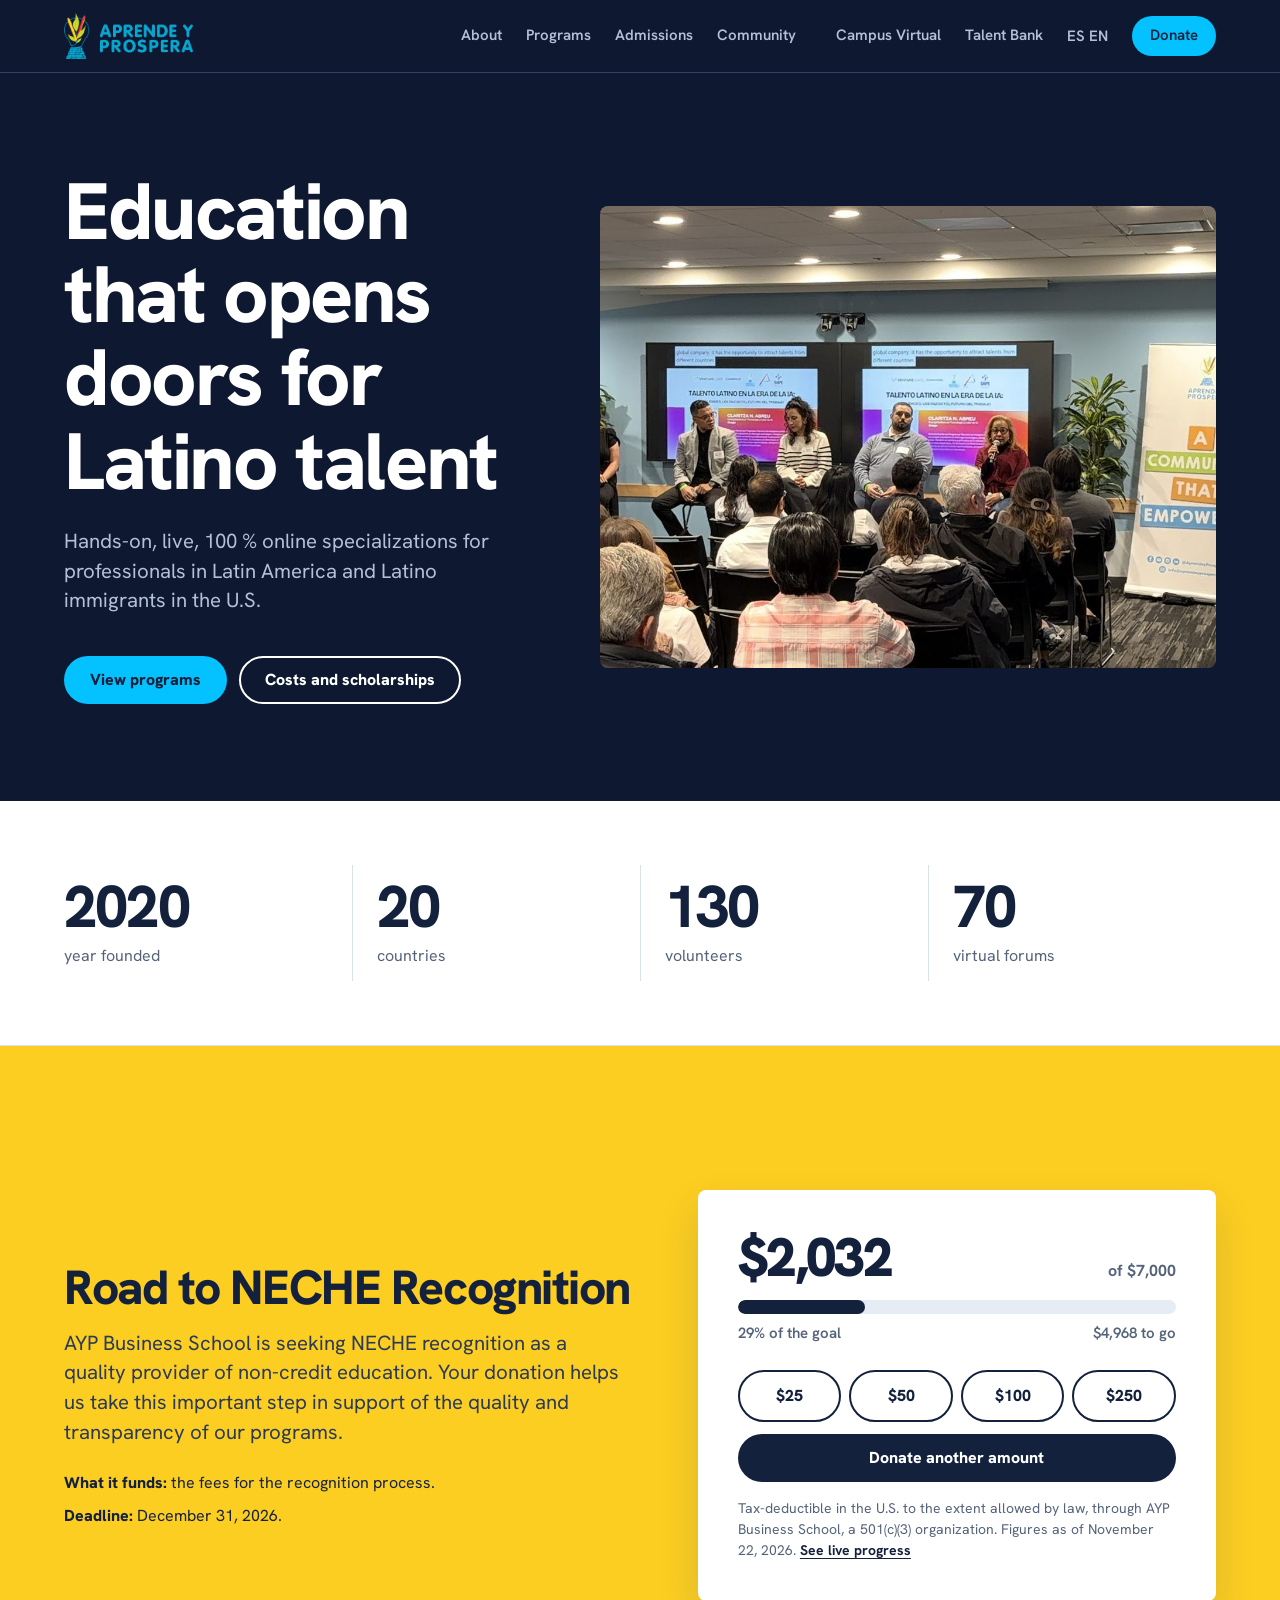
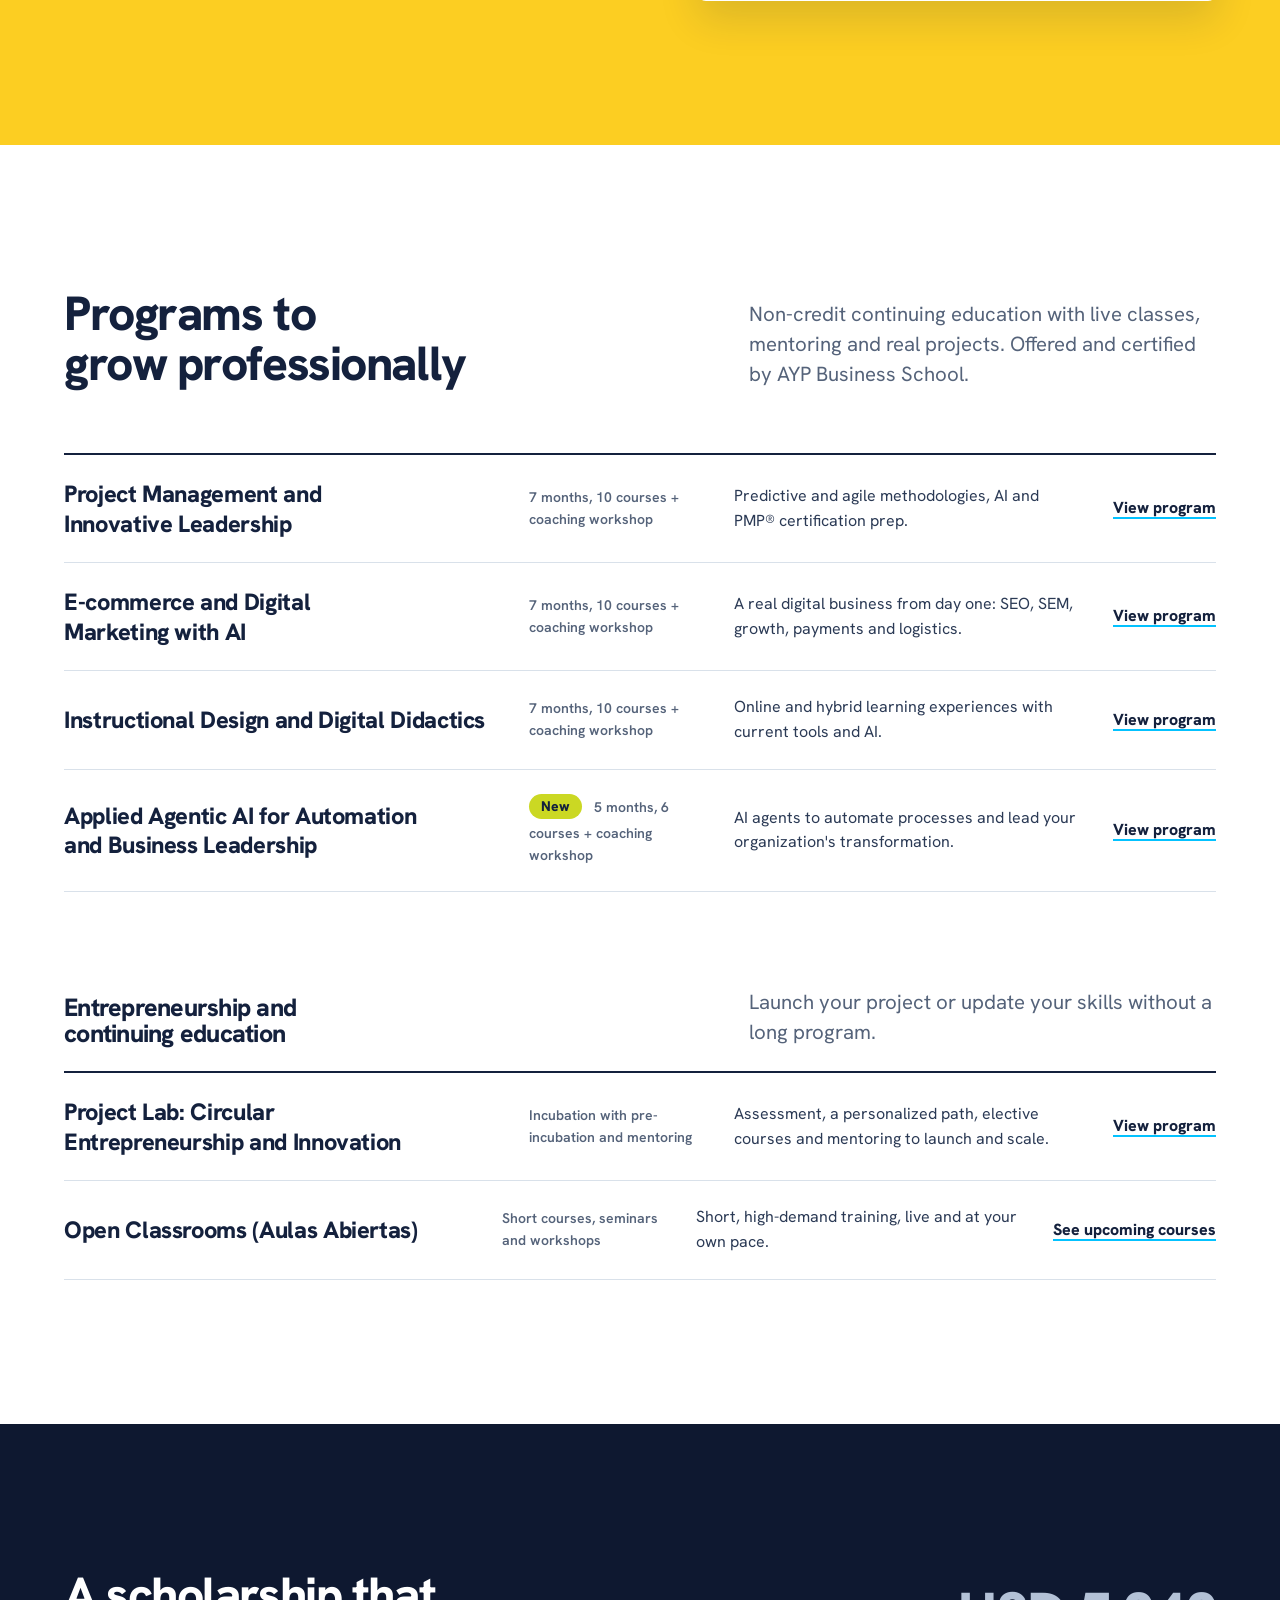
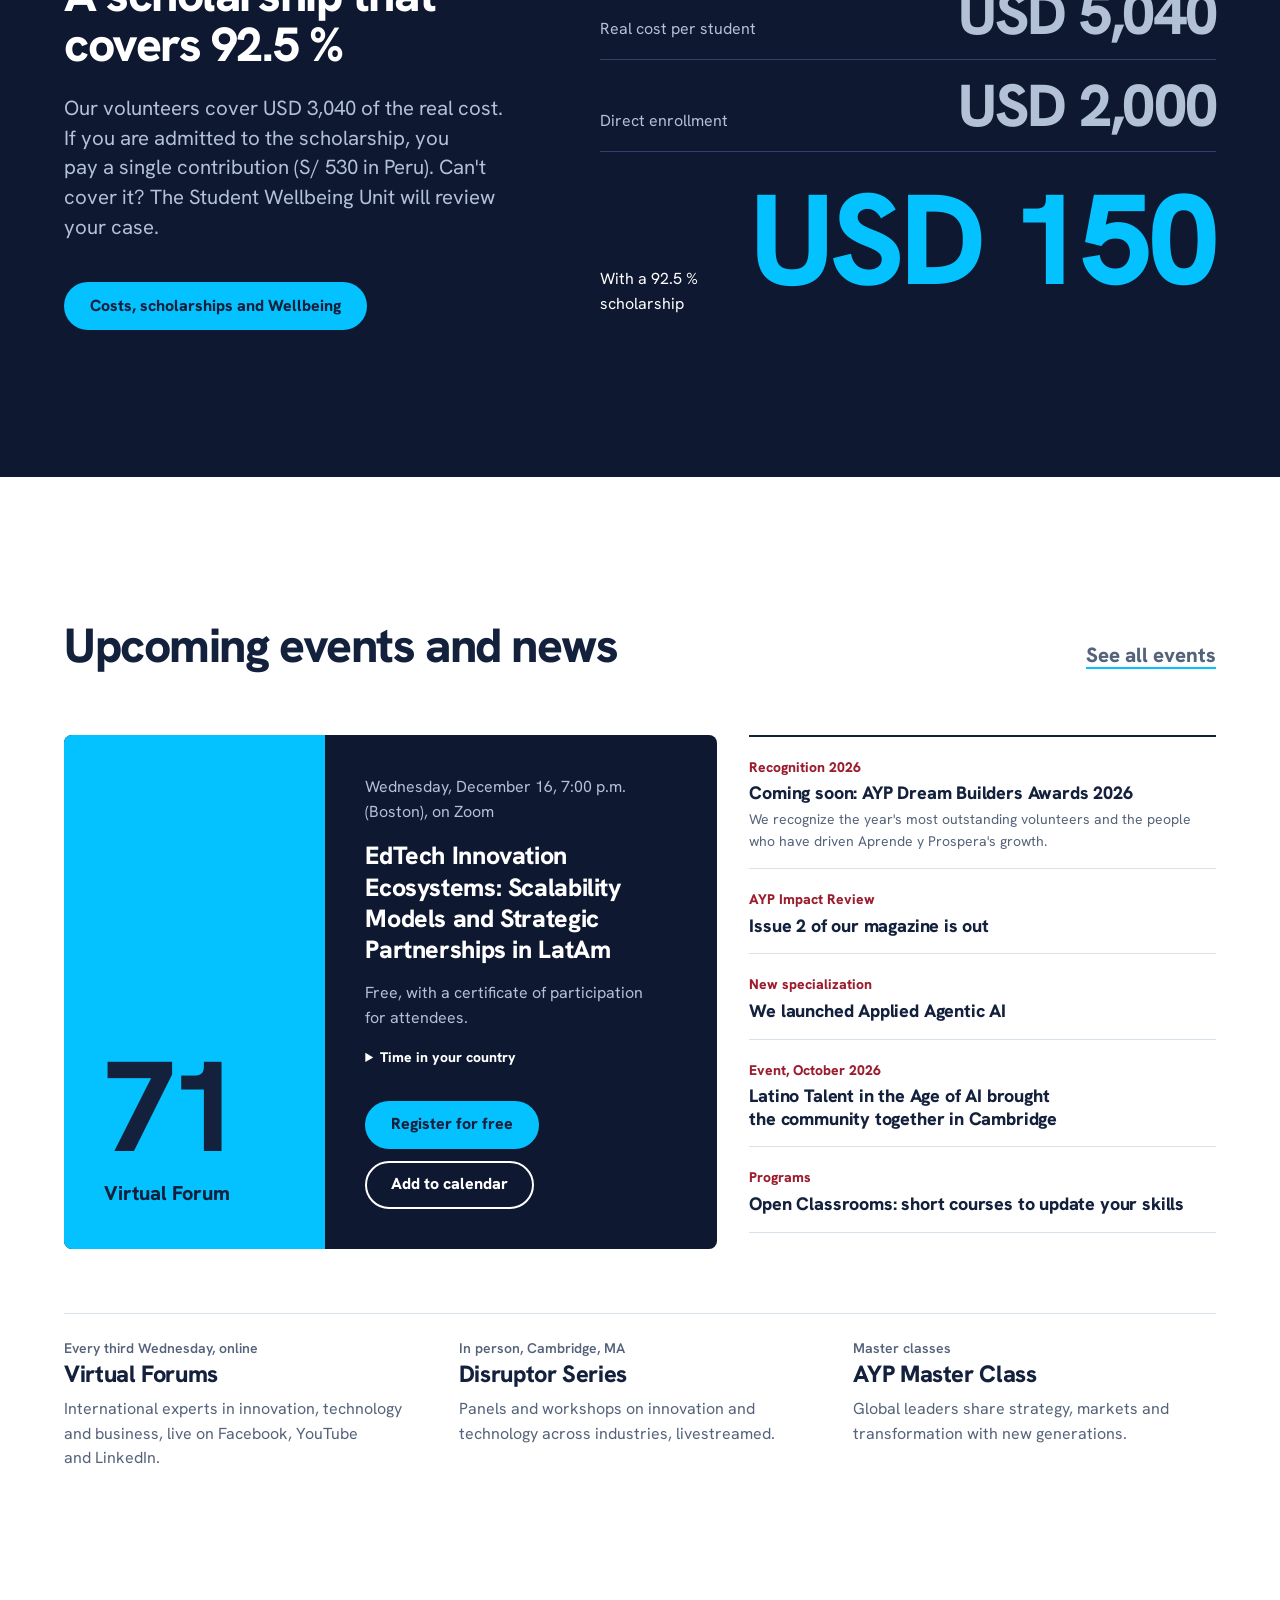
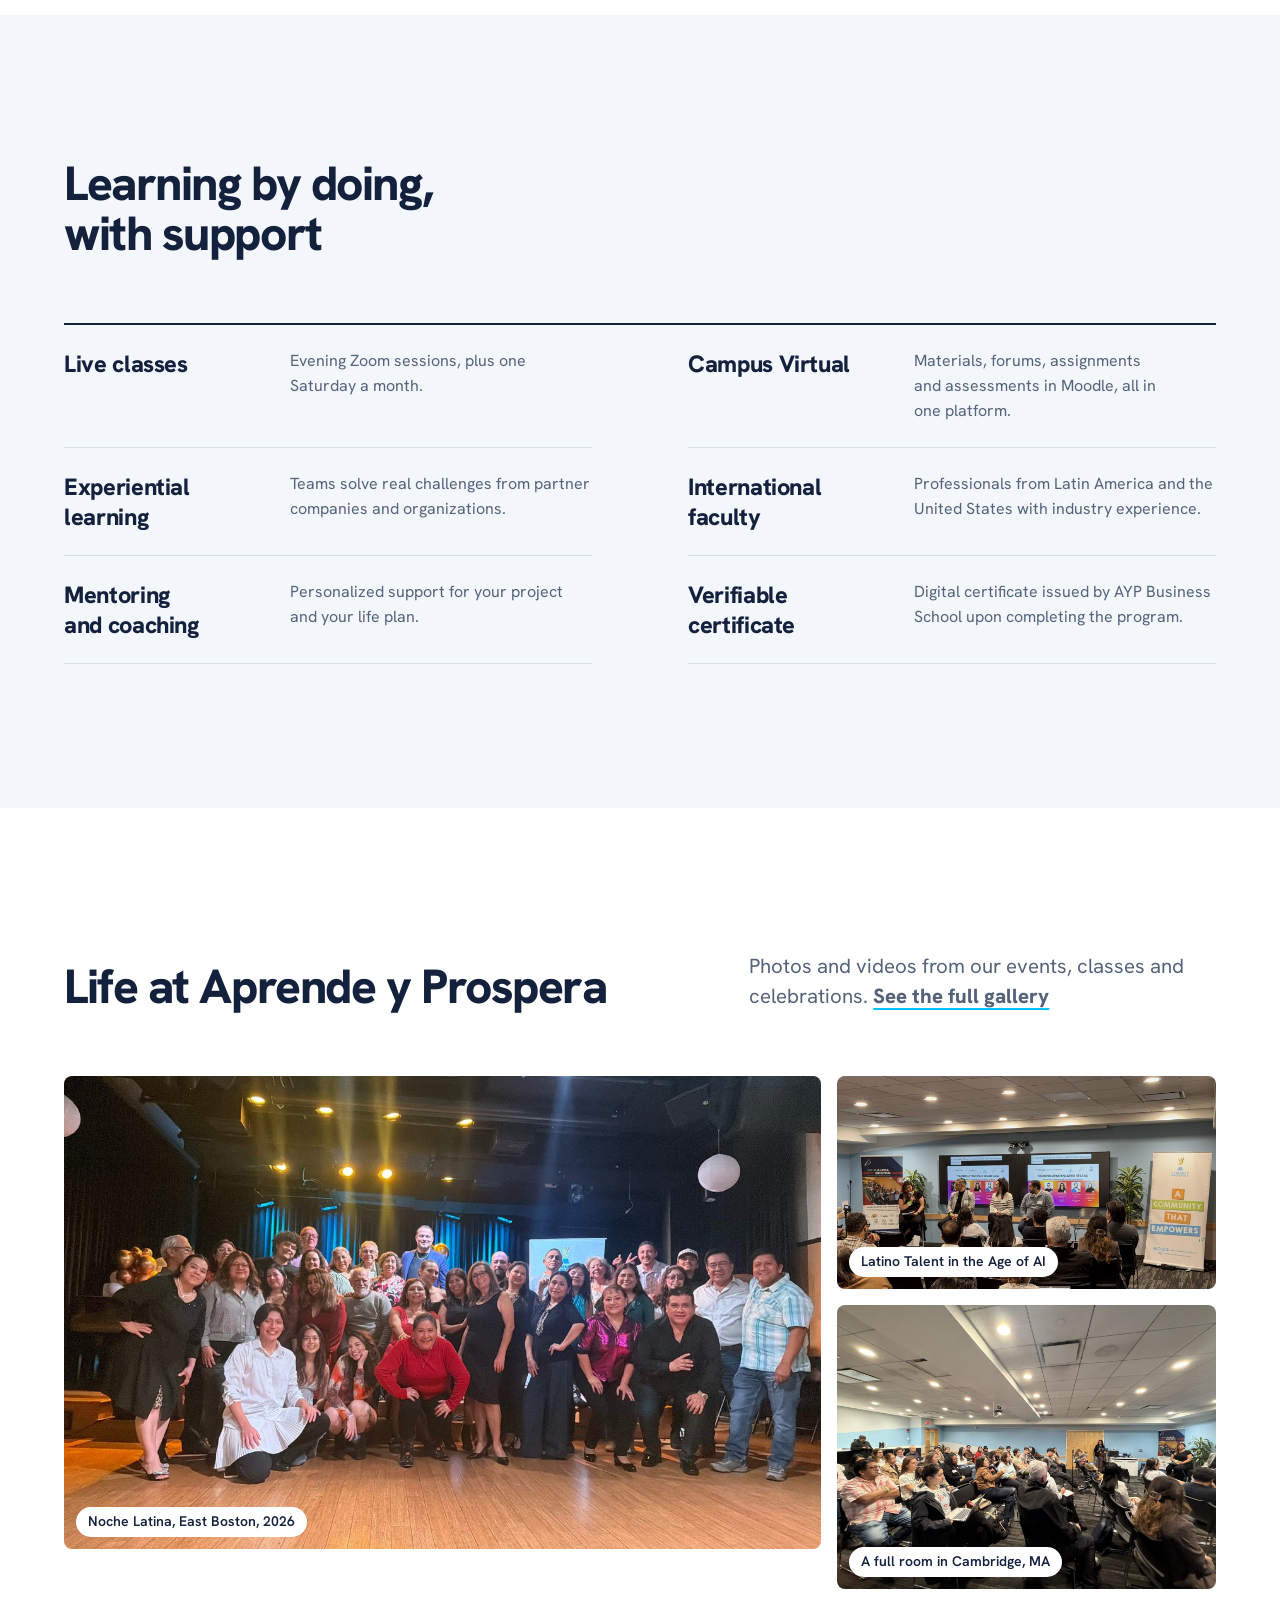
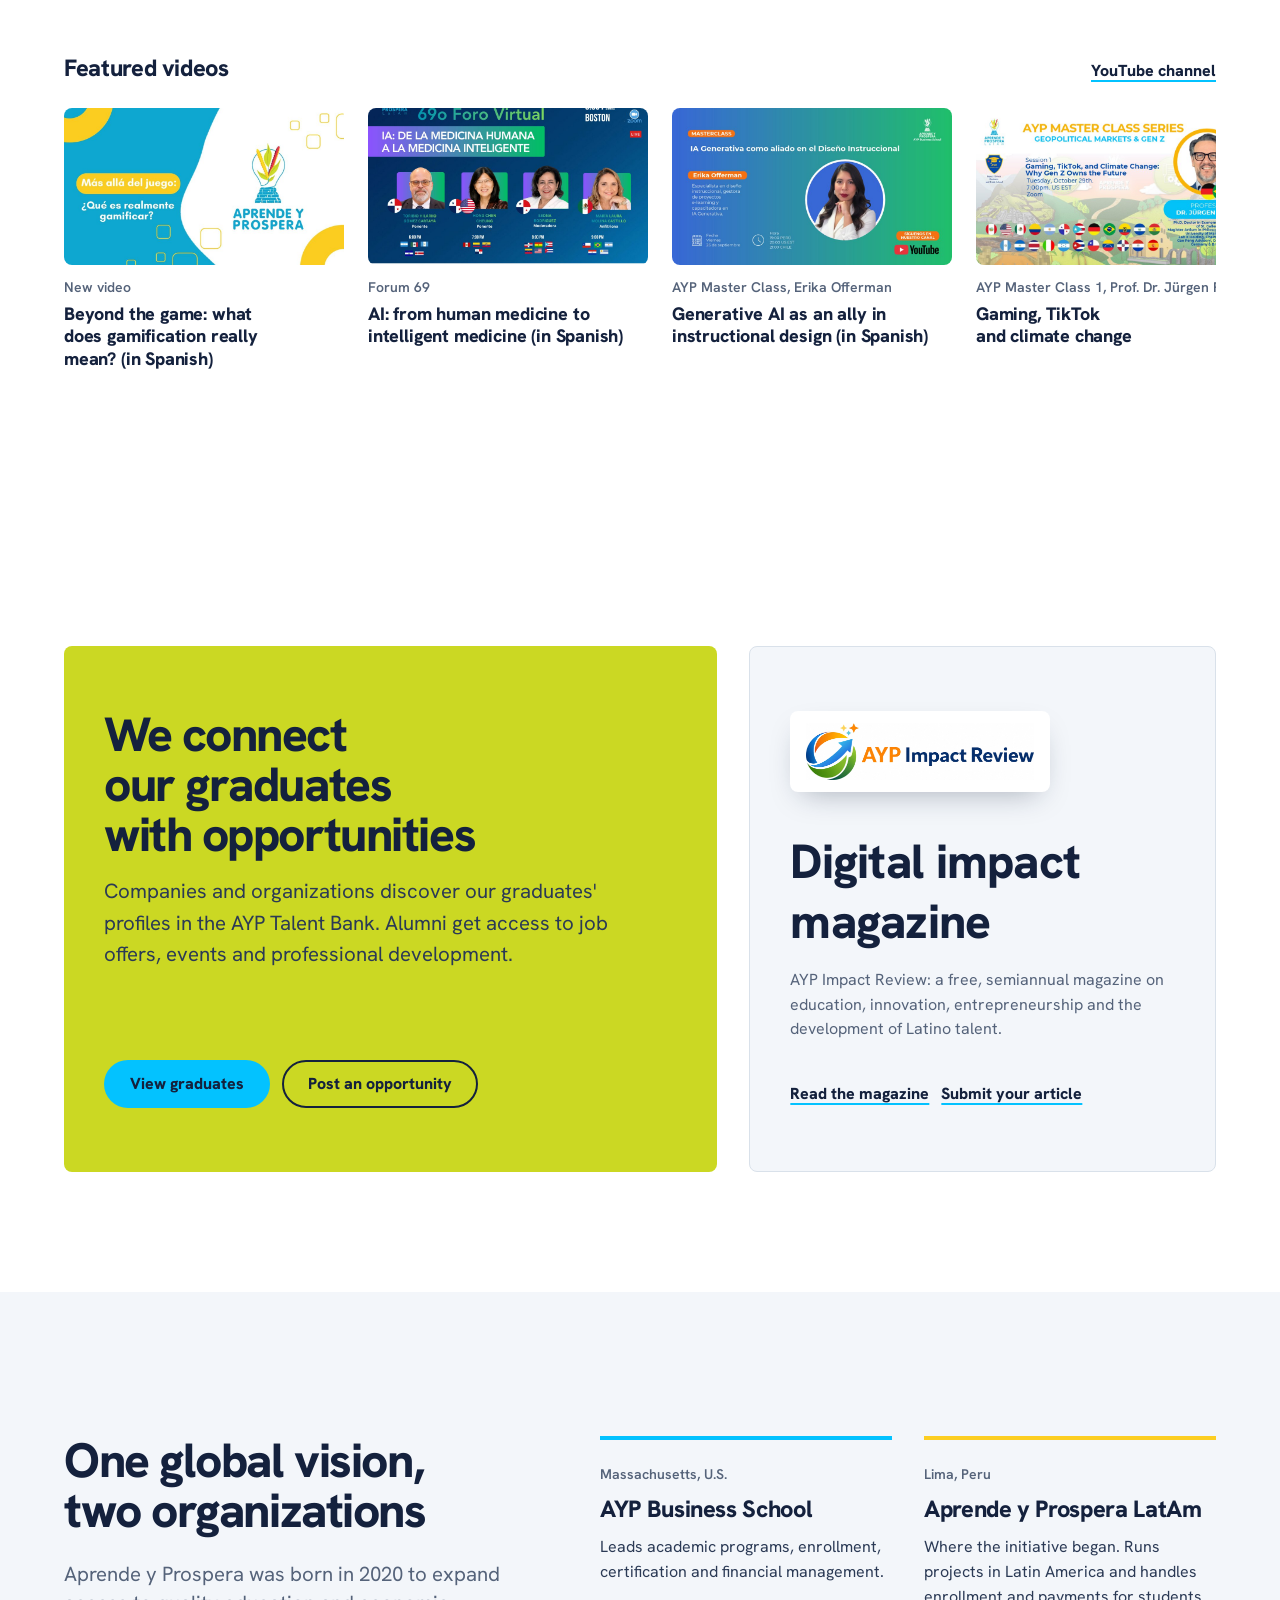
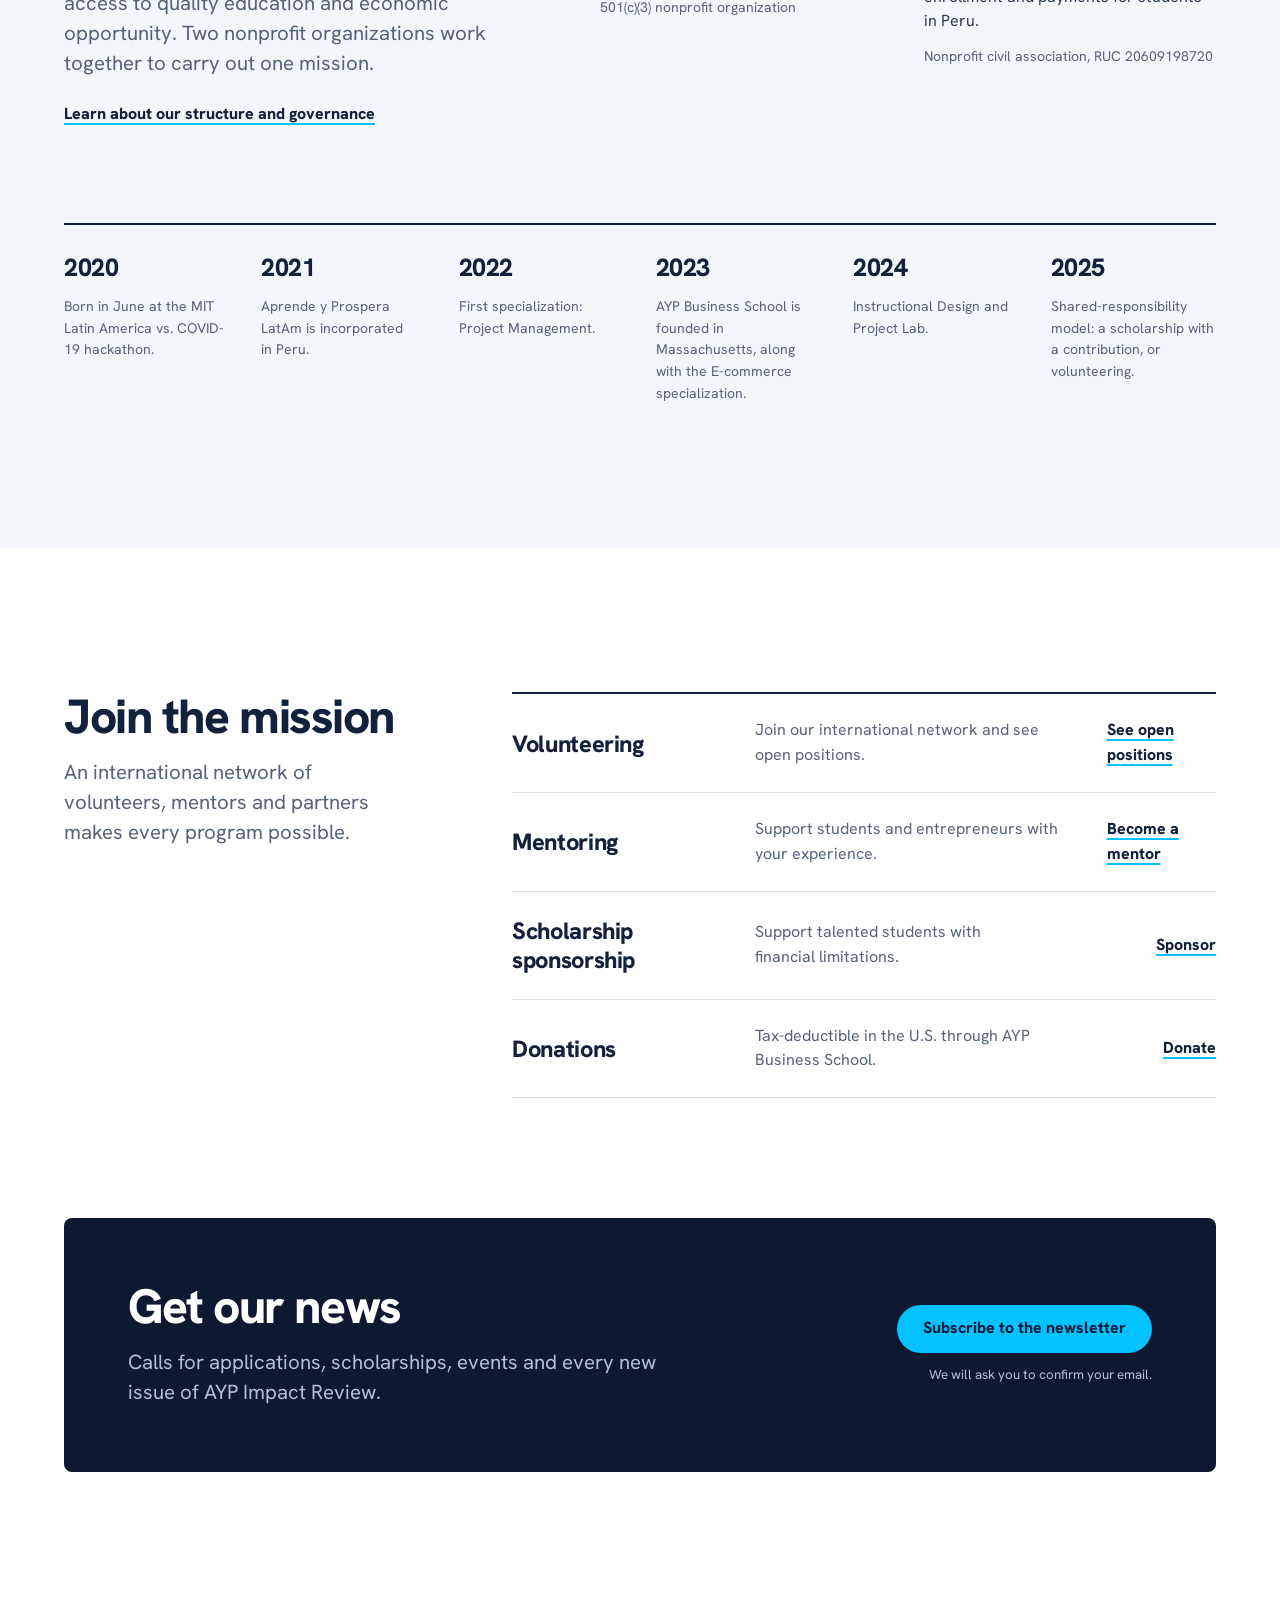
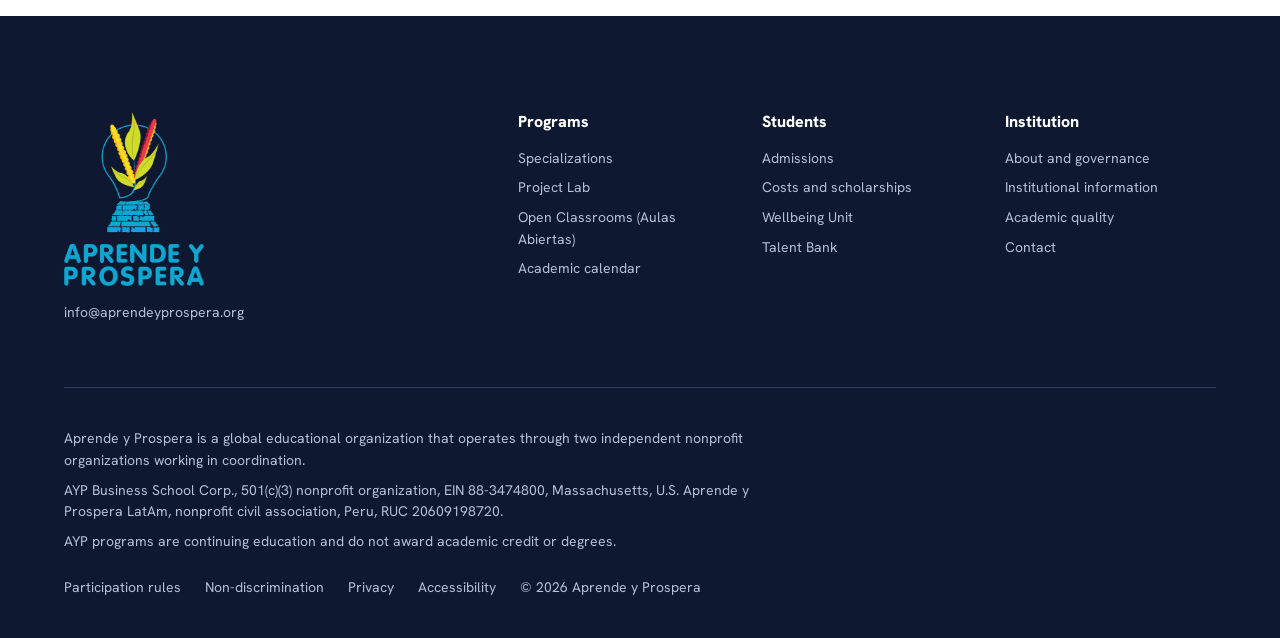
<file: en/index.html>
<!doctype html>
<html lang="en">
<head>
<meta charset="utf-8">
<meta name="viewport" content="width=device-width, initial-scale=1">
<meta name="description" content="Aprende y Prospera trains professionals in Latin America and Latino immigrants in the U.S. through live, 100% online specializations with scholarships.">
<title>Aprende y Prospera | Education for Latino talent</title>
<link rel="preconnect" href="https://fonts.googleapis.com">
<link rel="preconnect" href="https://fonts.gstatic.com" crossorigin>
<link href="https://fonts.googleapis.com/css2?family=Hanken+Grotesk:wght@400;600;800&amp;display=swap" rel="stylesheet">
<style>
/* Hallmark · shape: Ledger (index-led, the offer as signature) · genre: modern-minimal · theme: brand · redesign: full
 * paper: #FFFFFF · accent: #03C2FF · display: Hanken Grotesk 800 · body: Hanken Grotesk · hero: Stage · nav: dense bar · footer: index columns (real sitemap) · signature: the price ladder, USD 5,040 to USD 150
 * axes: light/grotesk-heavy/chromatic-cyan · posture: ink hero, white body, one cyan signal · contrast: pass · fold: pass · v2.0.0 */
/* Hallmark · pre-emit critique: P4 H4 E4 S4 R3 V4 · weakest: R, many sections on a hub home; each takes a different composition */
/* Hallmark · waive 71: index rows set the title beside its meta, the measured gap is the row hairline · waive 49b: long link labels in the footer and cards wrap at 320px by design */
:root {
  --space-3xs: 2px; --space-2xs: 4px; --space-xs: 8px; --space-sm: 12px; --space-md: 16px; --space-lg: 24px; --space-xl: 40px; --space-2xl: 64px; --space-3xl: 96px; --space-4xl: 144px;
  --text-xs: 0.8125rem; --text-sm: 0.875rem; --text-md: 1rem; --text-lg: 1.25rem; --text-xl: 1.5625rem;
  --text-display-s: clamp(2.25rem, 4vw + 0.5rem, 3.75rem); --text-display: clamp(2.75rem, 5vw + 1rem, 5.25rem);
  --text-section: clamp(2rem, 2.5vw + 1rem, 3.5rem); --text-title: clamp(1.25rem, 0.75vw + 0.875rem, 1.625rem); --text-lead: clamp(1.125rem, 0.35vw + 1rem, 1.375rem);
  --text-huge: clamp(4.5rem, 10vw, 9.5rem);
  --ease-out: cubic-bezier(0.16, 1, 0.3, 1); --dur-micro: 120ms; --dur-short: 220ms;
  --container: 1440px; --gutter: 64px; --gap-columns: 32px; --section-gap-s: 120px; --section-gap: 144px; --section-gap-l: 176px;
  --z-sticky-nav: 300;
  --color-paper: #FFFFFF; --color-paper-2: #F3F6FA; --color-paper-3: #E6ECF3;
  --color-ink: #14213D; --color-ink-2: #2B3A55; --color-muted: #55637A;
  --color-rule: #D9E1EA;
  --color-night: #0E1830; --color-night-2: #1B2A4A; --color-night-text: #FFFFFF; --color-night-muted: #B3C1D6; --color-night-rule: #2E4066;
  --color-accent: #03C2FF; --color-accent-ink: #14213D; --color-focus: #14213D; --color-focus-night: #03C2FF;
  --color-yellow: #FCCE22; --color-lime: #CBD823; --color-wine: #9B1D2E;
  --font-display: "Hanken Grotesk", ui-sans-serif, system-ui, sans-serif; --font-body: "Hanken Grotesk", ui-sans-serif, system-ui, sans-serif;
  --display-weight: 800;
  --shadow-cover: 0 12px 30px -12px rgb(20 33 61 / 0.35);
  --radius-card: 8px; --radius-pill: 999px; --rule-hair: 1px;
  --tracking-display: -0.03em;
}
*, *::before, *::after { box-sizing: border-box; }
html, body { overflow-x: clip; }
html { scroll-padding-top: var(--space-3xl); scrollbar-color: var(--color-muted) var(--color-paper); }
::selection { background: var(--color-accent); color: var(--color-accent-ink); }
body { margin: 0; background: var(--color-paper); color: var(--color-ink); font-family: var(--font-body); font-size: var(--text-md); line-height: 1.55; -webkit-font-smoothing: antialiased; }
:focus-visible { outline: 2px solid var(--color-focus); outline-offset: 3px; }
.night :focus-visible { outline-color: var(--color-focus-night); }
a { color: inherit; text-decoration-thickness: 1px; text-underline-offset: 0.18em; }
h1, h2, h3 { margin: 0; font-family: var(--font-display); font-weight: var(--display-weight); letter-spacing: var(--tracking-display); line-height: 1.04; overflow-wrap: break-word; min-width: 0; text-wrap: balance; }
h1 { font-size: var(--text-display); max-width: 14ch; }
h2 { font-size: var(--text-section); max-width: 22ch; }
h3 { font-size: var(--text-title); line-height: 1.25; letter-spacing: -0.015em; }
p { margin: 0; text-wrap: pretty; }
.lead { font-size: var(--text-lead); line-height: 1.45; max-width: 52ch; color: var(--color-muted); }
img { max-width: 100%; height: auto; display: block; }
.container { width: 100%; max-width: var(--container); margin-inline: auto; padding-inline: var(--gutter); }
.num { font-variant-numeric: tabular-nums; }
.visually-hidden { position: absolute; width: 1px; height: 1px; overflow: hidden; clip-path: inset(50%); white-space: nowrap; }
.night { background: var(--color-night); color: var(--color-night-text); }
.night .lead, .night .muted { color: var(--color-night-muted); }
.muted { color: var(--color-muted); }

/* Controls: one primary style, one secondary, eight states */
.btn { display: inline-flex; align-items: center; justify-content: center; min-height: 48px; padding: 0 var(--space-lg); border-radius: var(--radius-pill); font-weight: 800; font-size: var(--text-md); text-decoration: none; white-space: nowrap; border: 2px solid transparent; cursor: pointer; transition: background-color var(--dur-micro) var(--ease-out), color var(--dur-micro) var(--ease-out), border-color var(--dur-micro) var(--ease-out), transform var(--dur-micro) var(--ease-out); }
.btn-primary { background: var(--color-accent); color: var(--color-accent-ink); }
.btn-primary:hover { background: var(--color-paper); }
.btn-primary:active { transform: translateY(1px); }
.btn-secondary { border-color: currentColor; color: inherit; background: transparent; }
.btn-secondary:hover { background: var(--color-ink); color: var(--color-paper); border-color: var(--color-ink); }
.night .btn-secondary:hover { background: var(--color-paper); color: var(--color-ink); border-color: var(--color-paper); }
.btn-secondary:active { transform: translateY(1px); }
.btn[aria-disabled="true"], .btn:disabled { opacity: 0.45; pointer-events: none; }
.light .btn-primary:hover, .paper .btn-primary:hover { background: var(--color-ink); color: var(--color-paper); }
.link { font-weight: 800; text-decoration: underline; text-decoration-color: var(--color-accent); text-decoration-thickness: 2px; text-underline-offset: 0.25em; transition: text-decoration-color var(--dur-micro) var(--ease-out); }
.link:hover { text-decoration-color: currentColor; }
.actions { display: flex; flex-wrap: wrap; gap: var(--space-sm); }

/* Top strip and nav */
.strip { background: var(--color-yellow); color: var(--color-ink); text-align: center; font-size: var(--text-sm); font-weight: 600; padding: var(--space-xs) var(--space-md); }
.nav { position: sticky; top: 0; z-index: var(--z-sticky-nav); background: var(--color-night); color: var(--color-night-text); border-bottom: var(--rule-hair) solid var(--color-night-rule); }
.nav .container { display: flex; align-items: center; gap: var(--space-xl); min-height: 72px; }
.brand { display: flex; align-items: center; gap: var(--space-sm); text-decoration: none; font-weight: 800; font-size: 1.125rem; letter-spacing: -0.01em; }
.brand img { width: auto; height: 46px; display: block; }
.nav-links { display: flex; gap: var(--space-lg); margin-left: auto; }
.nav-links a, .nav-util a, .nav-util span { text-decoration: none; font-weight: 600; font-size: 0.9375rem; color: var(--color-night-muted); padding: var(--space-xs) 0; transition: color var(--dur-micro) var(--ease-out); }
.nav-links a:hover, .nav-util a:hover { color: var(--color-night-text); }
.nav-util { display: flex; align-items: center; gap: var(--space-lg); }
.nav-util .lang { color: var(--color-night-text); }
.nav-util .lang span { color: var(--color-night-muted); }
.nav-util a.btn-primary, .nav-util a.btn-primary:hover { color: var(--color-accent-ink); }
.nav-util a.btn-primary:hover { background: var(--color-paper); }
.nav .btn { min-height: 40px; padding: 0 var(--space-md); font-size: 0.9375rem; }
.menu { display: none; margin-left: auto; }
.menu summary { list-style: none; cursor: pointer; font-weight: 800; padding: var(--space-xs) var(--space-md); border: 2px solid var(--color-night-rule); border-radius: var(--radius-pill); }
.menu summary::-webkit-details-marker { display: none; }
.menu[open] .menu-panel { display: grid; }
.menu-panel { display: none; position: absolute; left: 0; right: 0; top: 100%; background: var(--color-night); color: var(--color-night-text); padding: var(--space-lg) var(--gutter) var(--space-xl); gap: var(--space-md); border-bottom: var(--rule-hair) solid var(--color-night-rule); }
.menu-panel a { color: var(--color-night-text); text-decoration: none; font-weight: 800; font-size: var(--text-lg); }

/* Hero: Stage on the night paper */
.hero { padding-block: var(--space-2xl); }
.hero-grid { display: grid; grid-template-columns: minmax(0, 5fr) minmax(0, 7fr); gap: var(--space-3xl); align-items: center; min-height: min(600px, calc(100dvh - 190px)); }
.hero h1 { color: var(--color-night-text); }
.hero .lead { margin-top: var(--space-lg); }
.hero .actions { margin-top: var(--space-xl); }
.hero-visual { position: relative; display: block; aspect-ratio: 4 / 3; max-height: 560px; width: 100%; color: var(--color-night-text); border-radius: var(--radius-card); overflow: hidden; text-decoration: none; background: var(--color-night-2); }
.hero-visual img { position: absolute; inset: 0; width: 100%; height: 100%; object-fit: cover; transition: transform var(--dur-short) var(--ease-out); }

.hero-visual .play { position: absolute; left: var(--space-lg); bottom: var(--space-lg); display: flex; align-items: center; gap: var(--space-sm); background: var(--color-paper); color: var(--color-ink); border-radius: var(--radius-pill); padding: var(--space-xs) var(--space-lg) var(--space-xs) var(--space-xs); font-weight: 800; }
.hero-visual .play i { display: grid; place-items: center; width: 40px; height: 40px; border-radius: 50%; background: var(--color-accent); }
.hero-visual .play svg { width: 16px; height: 16px; fill: var(--color-ink); margin-left: var(--space-3xs); }

/* Figures */
.figures { padding-block: var(--space-2xl); border-bottom: var(--rule-hair) solid var(--color-rule); }
.figures ul { list-style: none; margin: 0; padding: 0; display: grid; grid-template-columns: repeat(4, minmax(0, 1fr)); }
.figures li { padding: var(--space-sm) var(--space-lg); border-left: var(--rule-hair) solid var(--color-rule); }
.figures li:first-child { border-left: 0; padding-left: 0; }
.figures b { font-variant-numeric: tabular-nums; display: block; font-size: var(--text-display-s); font-weight: 800; letter-spacing: var(--tracking-display); line-height: 1; }
.figures span { display: block; margin-top: var(--space-xs); color: var(--color-muted); font-size: var(--text-md); }

/* Section shell */
.section { padding-block: var(--section-gap); }
.section.tight { padding-block: var(--section-gap-s); }
.paper2 { background: var(--color-paper-2); }
.head { display: grid; grid-template-columns: minmax(0, 7fr) minmax(0, 5fr); gap: var(--gap-columns); align-items: end; margin-bottom: var(--space-2xl); }
.head .lead { justify-self: end; }
.head-solo { margin-bottom: var(--space-2xl); }
.head-solo .lead { margin-top: var(--space-md); }

/* Programs: Index */
.index { list-style: none; margin: 0; padding: 0; border-top: 2px solid var(--color-ink); }
.index li { display: grid; grid-template-columns: minmax(0, 5fr) minmax(0, 2fr) minmax(0, 4fr) auto; gap: var(--gap-columns); align-items: center; padding-block: var(--space-lg); border-bottom: var(--rule-hair) solid var(--color-rule); }
.index .meta { color: var(--color-muted); font-size: var(--text-sm); font-weight: 600; }
.index p { color: var(--color-ink-2); }
.tag { display: inline-block; margin-right: var(--space-xs); margin-bottom: var(--space-2xs); padding: var(--space-3xs) var(--space-sm); border-radius: var(--radius-pill); background: var(--color-lime); color: var(--color-ink); font-size: var(--text-sm); font-weight: 800; letter-spacing: 0; vertical-align: middle; }
.index-sub { margin-top: var(--space-3xl); margin-bottom: var(--space-lg); display: grid; grid-template-columns: minmax(0, 7fr) minmax(0, 5fr); gap: var(--gap-columns); align-items: end; }
.index-sub h2 { font-size: var(--text-xl); }
.index .go { justify-self: end; }

/* Signature: the price ladder */
.offer { display: grid; grid-template-columns: minmax(0, 5fr) minmax(0, 7fr); gap: var(--space-3xl); align-items: center; }
.offer .lead { margin-top: var(--space-lg); }
.ladder { list-style: none; margin: 0; padding: 0; }
.ladder li { display: grid; grid-template-columns: minmax(0, 1fr) auto; align-items: baseline; gap: var(--space-lg); padding-block: var(--space-md); border-bottom: var(--rule-hair) solid var(--color-night-rule); color: var(--color-night-muted); }
.ladder li b { font-size: var(--text-display-s); font-weight: 800; letter-spacing: var(--tracking-display); line-height: 1; color: var(--color-night-muted); }
.ladder li.win { border-bottom: 0; padding-top: var(--space-lg); color: var(--color-night-text); }
.ladder li.win b { font-size: var(--text-huge); color: var(--color-accent); }
.offer .actions { margin-top: var(--space-xl); }

/* Events and news: Split */
.split { display: grid; grid-template-columns: minmax(0, 7fr) minmax(0, 5fr); gap: var(--gap-columns); align-items: stretch; }
.forum { display: grid; grid-template-columns: minmax(0, 2fr) minmax(0, 3fr); background: var(--color-night); color: var(--color-night-text); border-radius: var(--radius-card); overflow: hidden; min-height: 440px; }
.forum-num { display: flex; flex-direction: column; justify-content: flex-end; padding: var(--space-xl); background: var(--color-accent); color: var(--color-ink); }
.forum-num b { font-variant-numeric: tabular-nums; font-size: var(--text-huge); line-height: 0.85; letter-spacing: -0.05em; font-weight: 800; }
.forum-num span { margin-top: var(--space-md); font-weight: 800; font-size: var(--text-lg); }
.forum-body { padding: var(--space-xl); display: flex; flex-direction: column; gap: var(--space-md); }
.forum-body h3 { font-size: var(--text-xl); }
.forum-body .actions { margin-top: auto; padding-top: var(--space-md); }
.forum details { color: var(--color-night-muted); font-size: var(--text-sm); }
.forum summary { cursor: pointer; font-weight: 800; color: var(--color-night-text); }
.forum details ul { margin: var(--space-xs) 0 0; padding-left: var(--space-md); line-height: 1.7; }
.news { list-style: none; margin: 0; padding: 0; border-top: 2px solid var(--color-ink); }
.news li { padding-block: var(--space-md); border-bottom: var(--rule-hair) solid var(--color-rule); }
.news .kind { font-size: var(--text-sm); font-weight: 800; color: var(--color-wine); }
.news h3 { font-size: 1.125rem; margin-top: var(--space-2xs); letter-spacing: -0.01em; }
.news h3 a { text-decoration: none; }
.news h3 a:hover { text-decoration: underline; }
.news p { margin-top: var(--space-2xs); color: var(--color-muted); font-size: var(--text-sm); }
.formats { display: grid; grid-template-columns: repeat(3, minmax(0, 1fr)); gap: var(--gap-columns); margin-top: var(--space-2xl); padding-top: var(--space-lg); border-top: var(--rule-hair) solid var(--color-rule); }
.formats p { color: var(--color-muted); margin-top: var(--space-xs); }
.formats small { display: block; font-size: var(--text-sm); font-weight: 600; color: var(--color-muted); }

/* Model: two-column rows */
.rows2 { display: grid; grid-template-columns: repeat(2, minmax(0, 1fr)); column-gap: var(--space-3xl); border-top: 2px solid var(--color-ink); }
.rows2 div { display: grid; grid-template-columns: minmax(0, 2fr) minmax(0, 3fr); gap: var(--space-lg); padding-block: var(--space-lg); border-bottom: var(--rule-hair) solid var(--color-rule); }
.rows2 p { color: var(--color-muted); }

/* Community: Showcase plus rail */
.show { display: grid; grid-template-columns: minmax(0, 8fr) minmax(0, 4fr); gap: var(--space-md); }
.show figure { margin: 0; position: relative; border-radius: var(--radius-card); overflow: hidden; }
.show figure img { width: 100%; height: 100%; object-fit: cover; }
.show .big { grid-row: span 2; aspect-ratio: 16 / 10; }
.show figcaption { position: absolute; left: var(--space-sm); bottom: var(--space-sm); background: var(--color-paper); color: var(--color-ink); font-size: var(--text-sm); font-weight: 600; padding: var(--space-2xs) var(--space-sm); border-radius: var(--radius-pill); }
.rail-head { display: flex; justify-content: space-between; align-items: baseline; gap: var(--space-lg); margin-top: var(--space-2xl); margin-bottom: var(--space-lg); }
.rail { list-style: none; margin: 0; padding: 0 0 var(--space-sm); display: grid; grid-auto-flow: column; grid-auto-columns: minmax(280px, 1fr); gap: var(--space-lg); overflow-x: auto; scroll-snap-type: x mandatory; }
.rail li { scroll-snap-align: start; }
.rail a { display: block; text-decoration: none; }
.rail .thumb { display: block; position: relative; aspect-ratio: 16 / 9; border-radius: var(--radius-card); overflow: hidden; background: var(--color-paper-3); }
.rail .thumb img { width: 100%; height: 100%; object-fit: cover; transition: transform var(--dur-short) var(--ease-out); }
.rail a:hover .thumb img { transform: scale(1.03); }
.rail small { display: block; margin-top: var(--space-sm); font-size: var(--text-sm); color: var(--color-muted); font-weight: 600; }
.rail h3 { font-size: 1.125rem; margin-top: var(--space-2xs); letter-spacing: -0.01em; }

/* Talent and review: Bento */
.bento { display: grid; grid-template-columns: minmax(0, 7fr) minmax(0, 5fr); gap: var(--gap-columns); }
.tile { border-radius: var(--radius-card); padding: var(--space-2xl) var(--space-xl); display: flex; flex-direction: column; gap: var(--space-md); min-height: 420px; }
.tile .actions { margin-top: auto; padding-top: var(--space-lg); }
.tile-talent { background: var(--color-lime); color: var(--color-ink); }
.tile-talent h2 { max-width: 16ch; }
.tile-talent p { color: var(--color-ink-2); max-width: 48ch; font-size: var(--text-lead); }
.tile-review { background: var(--color-paper-2); border: var(--rule-hair) solid var(--color-rule); }
.tile-review img { width: min(260px, 100%); background: var(--color-paper); border-radius: var(--radius-card); padding: var(--space-sm) var(--space-md); box-shadow: var(--shadow-cover); }
.tile-review > div { display: flex; flex-direction: column; gap: var(--space-md); flex: 1; margin-top: var(--space-lg); }
.tile-review h3 { font-size: var(--text-section); }
.tile-review p { color: var(--color-muted); }

/* Organizations and history */
.orgs { display: grid; grid-template-columns: minmax(0, 5fr) minmax(0, 7fr); gap: var(--space-3xl); align-items: start; }
.orgs .lead { margin-top: var(--space-lg); }
.orgs .link { display: inline-block; margin-top: var(--space-lg); }
.org-pair { display: grid; grid-template-columns: repeat(2, minmax(0, 1fr)); gap: var(--gap-columns); }
.org { border-top: 4px solid var(--color-accent); padding-top: var(--space-lg); }
.org + .org { border-top-color: var(--color-yellow); }
.org small { display: block; font-size: var(--text-sm); font-weight: 600; color: var(--color-muted); }
.org h3 { margin-top: var(--space-xs); }
.org p { margin-top: var(--space-sm); color: var(--color-ink-2); }
.org p.muted { color: var(--color-muted); font-size: var(--text-sm); }
.timeline { list-style: none; margin: var(--space-3xl) 0 0; padding: 0; display: grid; grid-template-columns: repeat(6, minmax(0, 1fr)); gap: var(--gap-columns); border-top: 2px solid var(--color-ink); }
.timeline li { padding-top: var(--space-lg); }
.timeline b { display: block; font-size: var(--text-xl); font-weight: 800; letter-spacing: -0.02em; }
.timeline p { margin-top: var(--space-xs); font-size: var(--text-sm); color: var(--color-muted); }

/* Join: rows plus close */
.join { display: grid; grid-template-columns: minmax(0, 4fr) minmax(0, 8fr); gap: var(--space-3xl); }
.join ul { list-style: none; margin: 0; padding: 0; border-top: 2px solid var(--color-ink); }
.join li a { display: grid; grid-template-columns: minmax(0, 4fr) minmax(0, 6fr) minmax(0, 2fr); gap: var(--space-lg); align-items: center; padding-block: var(--space-lg); border-bottom: var(--rule-hair) solid var(--color-rule); text-decoration: none; transition: background-color var(--dur-micro) var(--ease-out); }
.join li a:hover { background: var(--color-paper-2); }
.join li p { color: var(--color-muted); }
.join .cue { justify-self: end; font-weight: 800; text-decoration: underline; text-decoration-color: var(--color-accent); text-decoration-thickness: 2px; text-underline-offset: 0.25em; }
.close { margin-top: var(--section-gap-s); background: var(--color-night); color: var(--color-night-text); border-radius: var(--radius-card); padding: var(--space-2xl); display: grid; grid-template-columns: minmax(0, 7fr) minmax(0, 5fr); gap: var(--space-xl); align-items: center; }
.close .lead { margin-top: var(--space-md); }
.close .actions { justify-content: flex-end; }
.close small { display: block; margin-top: var(--space-sm); color: var(--color-night-muted); text-align: right; }

/* Footer */
.footer { background: var(--color-night); color: var(--color-night-muted); padding-block: var(--space-3xl) var(--space-xl); font-size: var(--text-sm); }
.footer-top { display: grid; grid-template-columns: minmax(0, 4fr) repeat(3, minmax(0, 2fr)); gap: var(--gap-columns); padding-bottom: var(--space-2xl); border-bottom: var(--rule-hair) solid var(--color-night-rule); }
.footer-top img { width: 140px; height: auto; }
.footer h3 { color: var(--color-night-text); font-size: var(--text-md); letter-spacing: 0; }
.footer ul { list-style: none; margin: var(--space-md) 0 0; padding: 0; display: grid; gap: var(--space-xs); }
.footer a { text-decoration: none; }
.footer a:hover { color: var(--color-night-text); text-decoration: underline; }
.legal { padding-top: var(--space-xl); display: grid; gap: var(--space-xs); max-width: 90ch; }
.legal-links { display: flex; flex-wrap: wrap; gap: var(--space-lg); margin-top: var(--space-md); }

@media (max-width: 75rem) {
  .nav-links, .nav-util { display: none; }
  .menu { display: block; }
}
@media (max-width: 60rem) {
  :root { --gutter: 24px; --section-gap-s: 80px; --section-gap: 96px; --section-gap-l: 120px; }
  .hero-grid, .offer, .split, .bento, .orgs, .join, .close, .head { grid-template-columns: minmax(0, 1fr); gap: var(--space-xl); }
  .hero-grid { min-height: 0; }
  .hero-visual { min-height: 0; }
  .head .lead { justify-self: start; }
  .index li { grid-template-columns: minmax(0, 1fr); gap: var(--space-xs); }
  .index .go { justify-self: start; }
  .figures ul { grid-template-columns: repeat(2, minmax(0, 1fr)); row-gap: var(--space-lg); }
  .figures li:nth-child(3) { border-left: 0; padding-left: 0; }
  .rows2 { grid-template-columns: minmax(0, 1fr); }
  .show { grid-template-columns: minmax(0, 1fr); }
  .show .big { grid-row: auto; }
  .timeline { grid-template-columns: repeat(2, minmax(0, 1fr)); }
  .formats { grid-template-columns: minmax(0, 1fr); }
  .footer-top { grid-template-columns: repeat(2, minmax(0, 1fr)); }
  .close .actions { justify-content: flex-start; }
  .close small { text-align: left; }
}
@media (max-width: 40rem) {
  :root { --gutter: 16px; --section-gap-s: 56px; --section-gap: 72px; --gap-columns: 16px; }
  .footer-top { grid-template-columns: minmax(0, 1fr); }
  .index-sub { grid-template-columns: minmax(0, 1fr); }
  .join .cue { justify-self: start; }
  .forum, .org-pair, .rows2 div, .join li a { grid-template-columns: minmax(0, 1fr); }
  .tile { padding: var(--space-xl) var(--space-lg); min-height: 0; }
  .close { padding: var(--space-xl) var(--space-lg); }
  .actions .btn { flex: 1 1 100%; }
}
@media (prefers-reduced-motion: reduce) {
  *, *::before, *::after { transition-duration: 0.01ms !important; animation-duration: 0.01ms !important; scroll-behavior: auto !important; }
}

/* Campaña NECHE */
.campaign { background: var(--color-yellow); color: var(--color-ink); }
.campaign .grid { display: grid; grid-template-columns: minmax(0, 1.1fr) minmax(0, 1fr); gap: var(--space-2xl); align-items: center; }
.campaign h2 { overflow-wrap: break-word; min-width: 0; }
.campaign .lead { color: var(--color-ink-2); margin-top: var(--space-md); }
.campaign .facts { list-style: none; margin: var(--space-lg) 0 0; padding: 0; display: grid; gap: var(--space-xs); font-size: 1rem; }
.campaign .facts b { font-weight: 800; }
.campaign .card { background: var(--color-paper); border-radius: var(--radius-card); padding: var(--space-xl); box-shadow: 0 18px 40px rgba(20,33,61,.14); }
.campaign .raised { display: flex; align-items: baseline; justify-content: space-between; gap: var(--space-sm); flex-wrap: wrap; }
.campaign .raised b { font-size: clamp(2.4rem, 5vw, 3.4rem); font-weight: 900; letter-spacing: -0.03em; line-height: 1; }
.campaign .raised span { color: var(--color-muted); font-weight: 700; }
.campaign .bar { height: 14px; border-radius: var(--radius-pill); background: var(--color-paper-3); margin-top: var(--space-md); overflow: hidden; }
.campaign .bar i { display: block; height: 100%; background: var(--color-ink); border-radius: inherit; }
.campaign .meta { display: flex; justify-content: space-between; margin-top: var(--space-xs); font-size: 0.9375rem; color: var(--color-muted); font-weight: 600; }
.campaign .amounts { display: grid; grid-template-columns: repeat(4, minmax(0, 1fr)); gap: var(--space-xs); margin-top: var(--space-lg); }
.campaign .amounts a { display: block; text-align: center; padding: var(--space-sm) 0; border: 2px solid var(--color-ink); border-radius: var(--radius-pill); font-weight: 800; color: var(--color-ink); text-decoration: none; transition: background-color var(--dur-short) var(--ease-out), color var(--dur-short) var(--ease-out); }
.campaign .amounts a:hover { background: var(--color-ink); color: var(--color-paper); }
.campaign .card .btn { width: 100%; justify-content: center; margin-top: var(--space-sm); background: var(--color-ink); color: var(--color-paper); }
.campaign .card .btn:hover { background: var(--color-ink-2); }
.campaign .small { margin-top: var(--space-md); font-size: 0.875rem; color: var(--color-muted); line-height: 1.5; }
.campaign .small a { color: var(--color-ink); font-weight: 700; }
@media (max-width: 860px) { .campaign .grid { grid-template-columns: minmax(0, 1fr); } }
</style>
<link rel="alternate" hreflang="es" href="../index.html">
<link rel="alternate" hreflang="en" href="index.html">
</head>
<body>

<header class="nav night">
  <div class="container">
    <a class="brand" href="index.html"><img src="../logo-horizontal.png" alt="Aprende y Prospera" width="141" height="50"></a>
    <nav class="nav-links" aria-label="Main">
      <a href="about.html">About</a>
      <a href="programs.html">Programs</a>
      <a href="admissions.html">Admissions</a>
      <a href="community.html">Community</a>
    </nav>
    <div class="nav-util">
      <a href="https://virtual.aprendeyprospera.org">Campus Virtual</a>
      <a href="https://bancodetalento-ayp.softr.app/">Talent Bank</a>
      <p class="lang" aria-label="Language"><a href="../index.html" lang="es" hreflang="es">ES</a> <span aria-current="true">EN</span></p>
      <a class="btn btn-primary" href="https://www.paypal.com/ncp/payment/AY6MTS8NQ4TKE">Donate</a>
    </div>
    <details class="menu">
      <summary>Menu</summary>
      <div class="menu-panel">
        <a href="../index.html" lang="es" hreflang="es">Español</a>
        <a href="about.html">About</a>
        <a href="programs.html">Programs</a>
        <a href="admissions.html">Admissions</a>
        <a href="community.html">Community</a>
        <a href="https://virtual.aprendeyprospera.org">Campus Virtual</a>
        <a href="https://bancodetalento-ayp.softr.app/">Talent Bank</a>
        <a href="https://www.paypal.com/ncp/payment/AY6MTS8NQ4TKE">Donate</a>
      </div>
    </details>
  </div>
</header>

<main>
<section class="hero night" aria-labelledby="hero-h">
  <div class="container hero-grid">
    <div>
      <h1 id="hero-h">Education that opens doors for Latino talent</h1>
      <p class="lead">Hands-on, live, 100&nbsp;% online specializations for professionals in Latin America and Latino immigrants in the&nbsp;U.S.</p>
      <div class="actions">
        <a class="btn btn-primary" href="programs.html">View programs</a>
        <a class="btn btn-secondary" href="admissions.html#costos">Costs and scholarships</a>
      </div>
    </div>
    <div class="hero-visual">
      <img src="../fotos/hero-talento-latino-ia.jpg" alt="Latino Talent in the Age of AI panel at Venture Café, Cambridge, with the Aprende y Prospera audience" width="1200" height="900">
    </div>
  </div>
</section>

<section class="figures" aria-label="Aprende y Prospera in numbers">
  <div class="container">
    <ul>
      <li><b class="num">2020</b><span>year founded</span></li>
      <li><b class="num">20</b><span>countries</span></li>
      <li><b class="num">130</b><span>volunteers</span></li>
      <li><b class="num">70</b><span>virtual forums</span></li>
    </ul>
  </div>
</section>

<section class="section campaign" id="campana-neche" aria-labelledby="neche-h">
  <div class="container grid">
    <div>
      <h2 id="neche-h">Road to NECHE Recognition</h2>
      <p class="lead">AYP Business School is seeking NECHE recognition as a quality provider of non-credit education. Your donation helps us take this important step in support of the quality and transparency of our programs.</p>
      <ul class="facts">
        <li><b>What it funds:</b> the fees for the recognition process.</li>
        <li><b>Deadline:</b> December 31, 2026.</li>
      </ul>
    </div>
    <div class="card">
      <div class="raised"><b class="num">$2,032</b><span>of $7,000</span></div>
      <div class="bar" role="img" aria-label="29% of the goal"><i style="width:29%"></i></div>
      <div class="meta"><span>29% of the goal</span><span>$4,968 to go</span></div>
      <div class="amounts" aria-label="Suggested amounts">
        <a href="https://www.paypal.com/ncp/payment/NLZPQPF4H5M5E" target="_blank" rel="noopener">$25</a>
        <a href="https://www.paypal.com/ncp/payment/8LQTPET243M96" target="_blank" rel="noopener">$50</a>
        <a href="https://www.paypal.com/ncp/payment/MRAWL2RTFMCEC" target="_blank" rel="noopener">$100</a>
        <a href="https://www.paypal.com/ncp/payment/SMR565323V8PC" target="_blank" rel="noopener">$250</a>
      </div>
      <a class="btn" href="https://www.paypal.com/ncp/payment/AY6MTS8NQ4TKE" target="_blank" rel="noopener">Donate another amount</a>
      <p class="small">Tax-deductible in the U.S. to the extent allowed by law, through AYP Business School, a 501(c)(3) organization. Figures as of November 22, 2026. <a href="https://claude.ai/artifact/UqB4zue1KTpGzzoFz2YYz1" target="_blank" rel="noopener">See live progress</a></p>
    </div>
  </div>
</section>

<section class="section" id="programas" aria-labelledby="prog-h">
  <div class="container">
    <div class="head">
      <h2 id="prog-h">Programs to grow professionally</h2>
      <p class="lead">Non-credit continuing education with live classes, mentoring and real projects. Offered and certified by AYP Business School.</p>
    </div>
    <ul class="index">
      <li>
        <h3>Project Management and Innovative Leadership</h3>
        <span class="meta">7 months, 10 courses + coaching workshop</span>
        <p>Predictive and agile methodologies, AI and PMP® certification prep.</p>
        <a class="link go" href="programs.html#project-management">View program</a>
      </li>
      <li>
        <h3>E-commerce and Digital Marketing with AI</h3>
        <span class="meta">7 months, 10 courses + coaching workshop</span>
        <p>A real digital business from day one: SEO, SEM, growth, payments and logistics.</p>
        <a class="link go" href="programs.html#ecommerce">View program</a>
      </li>
      <li>
        <h3>Instructional Design and Digital Didactics</h3>
        <span class="meta">7 months, 10 courses + coaching workshop</span>
        <p>Online and hybrid learning experiences with current tools and AI.</p>
        <a class="link go" href="programs.html#diseno-instruccional">View program</a>
      </li>
      <li>
        <h3>Applied Agentic AI for Automation and Business Leadership</h3>
        <span class="meta"><span class="tag">New</span> 5 months, 6 courses + coaching workshop</span>
        <p>AI agents to automate processes and lead your organization's transformation.</p>
        <a class="link go" href="programs.html#ia-agentica">View program</a>
      </li>
    </ul>
    <div class="index-sub"><h2>Entrepreneurship and continuing education</h2><p class="lead">Launch your project or update your skills without a long program.</p></div>
    <ul class="index">
      <li>
        <h3>Project Lab: Circular Entrepreneurship and Innovation</h3>
        <span class="meta">Incubation with pre-incubation and mentoring</span>
        <p>Assessment, a personalized path, elective courses and mentoring to launch and scale.</p>
        <a class="link go" href="programs.html#project-lab">View program</a>
      </li>
      <li>
        <h3>Open Classrooms (Aulas Abiertas)</h3>
        <span class="meta">Short courses, seminars and workshops</span>
        <p>Short, high-demand training, live and at your own pace.</p>
        <a class="link go" href="programs.html#aulas-abiertas">See upcoming courses</a>
      </li>
    </ul>
  </div>
</section>

<section class="section night" id="costos" aria-labelledby="cost-h">
  <div class="container offer">
    <div>
      <h2 id="cost-h">A scholarship that covers 92.5&nbsp;%</h2>
      <p class="lead">Our volunteers cover USD 3,040 of the real cost. If you are admitted to the scholarship, you pay a single contribution (S/ 530 in Peru). Can't cover it? The Student Wellbeing Unit will review your case.</p>
      <div class="actions">
        <a class="btn btn-primary" href="admissions.html#costos">Costs, scholarships and Wellbeing</a>
      </div>
    </div>
    <ul class="ladder" aria-label="Cost of a specialization">
      <li><span>Real cost per student</span><b class="num">USD 5,040</b></li>
      <li><span>Direct enrollment</span><b class="num">USD 2,000</b></li>
      <li class="win"><span>With a 92.5&nbsp;% scholarship</span><b class="num">USD 150</b></li>
    </ul>
  </div>
</section>

<section class="section" id="eventos" aria-labelledby="ev-h">
  <div class="container">
    <div class="head">
      <h2 id="ev-h">Upcoming events and news</h2>
      <p class="lead"><a class="link" href="community.html#eventos">See all events</a></p>
    </div>
    <div class="split">
      <article class="forum night" aria-labelledby="f71">
        <div class="forum-num"><b class="num">71</b><span>Virtual Forum</span></div>
        <div class="forum-body">
          <p class="muted">Wednesday, December 16, 7:00 p.m. (Boston), on Zoom</p>
          <h3 id="f71">EdTech Innovation Ecosystems: Scalability Models and Strategic Partnerships in LatAm</h3>
          <p class="muted">Free, with a certificate of participation for attendees.</p>
          <details>
            <summary>Time in your country</summary>
            <ul>
              <li>6:00 p.m. Mexico, Guatemala, Honduras, El Salvador and Costa Rica</li>
              <li>7:00 p.m. Peru, Colombia, Ecuador, Panama, Cuba and U.S. Eastern</li>
              <li>8:00 p.m. Dominican Republic, Puerto Rico, Bolivia and Venezuela</li>
              <li>9:00 p.m. Chile, Argentina, Brazil, Paraguay and Uruguay</li>
            </ul>
          </details>
          <div class="actions">
            <a class="btn btn-primary" href="https://forosayp.softr.app/foros-virtuales#registro" target="_blank" rel="noopener">Register for free</a>
            <a class="btn btn-secondary" href="https://calendar.google.com/calendar/render?action=TEMPLATE&amp;text=Foro+Virtual+71+%28Aprende+y+Prospera%29&amp;dates=20261217T000000Z%2F20261217T013000Z&amp;details=Ecosistemas+de+Innovaci%C3%B3n+EdTech%3A+Modelos+de+Escalabilidad+y+Alianzas+Estrat%C3%A9gicas+en+LatAm.+Registro%3A+https%3A%2F%2Fforosayp.softr.app%2Fforos-virtuales&amp;location=Zoom" target="_blank" rel="noopener">Add to calendar</a>
          </div>
        </div>
      </article>
      <ul class="news" aria-label="News">
        <li><p class="kind">Recognition 2026</p><h3>Coming soon: AYP Dream Builders Awards 2026</h3><p>We recognize the year's most outstanding volunteers and the people who have driven Aprende y Prospera's growth.</p></li>
        <li><p class="kind">AYP Impact Review</p><h3><a href="https://ayp-business-school.github.io/ayp-impact-review/lector-n2.html">Issue 2 of our magazine is out</a></h3></li>
        <li><p class="kind">New specialization</p><h3><a href="programs.html#ia-agentica">We launched Applied Agentic AI</a></h3></li>
        <li><p class="kind">Event, October 2026</p><h3><a href="community.html#eventos-2026">Latino Talent in the Age of AI brought the community together in Cambridge</a></h3></li>
        <li><p class="kind">Programs</p><h3><a href="programs.html#aulas-abiertas">Open Classrooms: short courses to update your skills</a></h3></li>
      </ul>
    </div>
    <div class="formats">
      <div><small>Every third Wednesday, online</small><h3>Virtual Forums</h3><p>International experts in innovation, technology and business, live on Facebook, YouTube and LinkedIn.</p></div>
      <div><small>In person, Cambridge, MA</small><h3>Disruptor Series</h3><p>Panels and workshops on innovation and technology across industries, livestreamed.</p></div>
      <div><small>Master classes</small><h3>AYP Master Class</h3><p>Global leaders share strategy, markets and transformation with new generations.</p></div>
    </div>
  </div>
</section>

<section class="section paper2" id="modelo" aria-labelledby="mod-h">
  <div class="container">
    <div class="head-solo"><h2 id="mod-h">Learning by doing, with support</h2></div>
    <div class="rows2">
      <div><h3>Live classes</h3><p>Evening Zoom sessions, plus one Saturday a month.</p></div>
      <div><h3>Campus Virtual</h3><p>Materials, forums, assignments and assessments in Moodle, all in one platform.</p></div>
      <div><h3>Experiential learning</h3><p>Teams solve real challenges from partner companies and organizations.</p></div>
      <div><h3>International faculty</h3><p>Professionals from Latin America and the United States with industry experience.</p></div>
      <div><h3>Mentoring and coaching</h3><p>Personalized support for your project and your life plan.</p></div>
      <div><h3>Verifiable certificate</h3><p>Digital certificate issued by AYP Business School upon completing the program.</p></div>
    </div>
  </div>
</section>

<section class="section" id="comunidad" aria-labelledby="com-h">
  <div class="container">
    <div class="head">
      <h2 id="com-h">Life at Aprende y Prospera</h2>
      <p class="lead">Photos and videos from our events, classes and celebrations. <a class="link" href="community.html#galeria">See the full gallery</a></p>
    </div>
    <div class="show">
      <figure class="big"><img src="../fotos/noche-latina-1.jpg" alt="Group photo of the Aprende y Prospera community at Noche Latina, at ZUMIX" loading="lazy" width="1200" height="900"><figcaption>Noche Latina, East Boston, 2026</figcaption></figure>
      <figure><img src="../fotos/talento-latino-ia-panel.jpg" alt="Panelists at Latino Talent in the Age of AI at Venture Café" loading="lazy" width="1200" height="800"><figcaption>Latino Talent in the Age of AI</figcaption></figure>
      <figure><img src="../fotos/talento-latino-ia-publico.jpg" alt="A full room in Cambridge, MA" loading="lazy" width="1200" height="800"><figcaption>A full room in Cambridge, MA</figcaption></figure>
    </div>
    <div class="rail-head"><h3>Featured videos</h3><a class="link" href="https://www.youtube.com/@aprendeyprosperalatam3778">YouTube channel</a></div>
    <ul class="rail">
      <li><a href="https://youtu.be/j59_FJiQcCw"><span class="thumb"><img src="../fotos/video-gamificar.jpg" alt="" loading="lazy"></span><small>New video</small><h3>Beyond the game: what does gamification really mean? (in Spanish)</h3></a></li>
      <li><a href="https://youtu.be/b_iaJjGS-BI"><span class="thumb"><img src="../fotos/video-foro69.jpg" alt="" loading="lazy"></span><small>Forum 69</small><h3>AI: from human medicine to intelligent medicine (in Spanish)</h3></a></li>
      <li><a href="https://www.youtube.com/live/1nQIuruBWZk"><span class="thumb"><img src="../fotos/video-masterclass-iagen.jpg" alt="" loading="lazy"></span><small>AYP Master Class, Erika Offerman</small><h3>Generative AI as an ally in instructional design (in Spanish)</h3></a></li>
      <li><a href="https://www.youtube.com/live/OWSU6dnNVS8"><span class="thumb"><img src="../fotos/video-masterclass1.jpg" alt="" loading="lazy"></span><small>AYP Master Class 1, Prof. Dr. Jürgen Paulus</small><h3>Gaming, TikTok and climate change</h3></a></li>
    </ul>
  </div>
</section>

<section class="section tight" id="talento" aria-label="Talent Bank and AYP Impact Review">
  <div class="container bento">
    <div class="tile tile-talent">
      <h2>We connect our graduates with opportunities</h2>
      <p>Companies and organizations discover our graduates' profiles in the AYP Talent Bank. Alumni get access to job offers, events and professional development.</p>
      <div class="actions">
        <a class="btn btn-primary" href="https://bancodetalento-ayp.softr.app/">View graduates</a>
        <a class="btn btn-secondary" href="https://bancodetalento-ayp.softr.app/empresas">Post an opportunity</a>
      </div>
    </div>
    <div class="tile tile-review">
      <img src="../impact-review.png" alt="AYP Impact Review" loading="lazy" width="400" height="120">
      <div>
        <h3>Digital impact magazine</h3>
        <p>AYP Impact Review: a free, semiannual magazine on education, innovation, entrepreneurship and the development of Latino talent.</p>
        <div class="actions" style="margin-top:auto">
          <a class="link" href="https://ayp-business-school.github.io/ayp-impact-review/">Read the magazine</a>
          <a class="link" href="mailto:rcelaya@aprendeyprospera.org?subject=Article%20for%20AYP%20Impact%20Review">Submit your article</a>
        </div>
      </div>
    </div>
  </div>
</section>

<section class="section paper2" id="nosotros" aria-labelledby="org-h">
  <div class="container">
    <div class="orgs">
      <div>
        <h2 id="org-h">One global vision, two organizations</h2>
        <p class="lead">Aprende y Prospera was born in 2020 to expand access to quality education and economic opportunity. Two nonprofit organizations work together to carry out one mission.</p>
        <a class="link" href="about.html#organizaciones">Learn about our structure and governance</a>
      </div>
      <div class="org-pair">
        <div class="org"><small>Massachusetts, U.S.</small><h3>AYP Business School</h3><p>Leads academic programs, enrollment, certification and financial management.</p><p class="muted">501(c)(3) nonprofit organization</p></div>
        <div class="org"><small>Lima, Peru</small><h3>Aprende y Prospera LatAm</h3><p>Where the initiative began. Runs projects in Latin America and handles enrollment and payments for students in Peru.</p><p class="muted">Nonprofit civil association, RUC 20609198720</p></div>
      </div>
    </div>
    <ol class="timeline" aria-label="Our history">
      <li><b class="num">2020</b><p>Born in June at the MIT Latin America vs. COVID-19 hackathon.</p></li>
      <li><b class="num">2021</b><p>Aprende y Prospera LatAm is incorporated in Peru.</p></li>
      <li><b class="num">2022</b><p>First specialization: Project Management.</p></li>
      <li><b class="num">2023</b><p>AYP Business School is founded in Massachusetts, along with the E-commerce specialization.</p></li>
      <li><b class="num">2024</b><p>Instructional Design and Project Lab.</p></li>
      <li><b class="num">2025</b><p>Shared-responsibility model: a scholarship with a contribution, or volunteering.</p></li>
    </ol>
  </div>
</section>

<section class="section" id="participa" aria-labelledby="join-h">
  <div class="container">
    <div class="join">
      <div><h2 id="join-h">Join the mission</h2><p class="lead" style="margin-top:var(--space-md)">An international network of volunteers, mentors and partners makes every program possible.</p></div>
      <ul>
        <li><a href="community.html#voluntariado"><h3>Volunteering</h3><p>Join our international network and see open positions.</p><span class="cue">See open positions</span></a></li>
        <li><a href="community.html#mentoria"><h3>Mentoring</h3><p>Support students and entrepreneurs with your experience.</p><span class="cue">Become a mentor</span></a></li>
        <li><a href="community.html#patrocinio"><h3>Scholarship sponsorship</h3><p>Support talented students with financial limitations.</p><span class="cue">Sponsor</span></a></li>
        <li><a href="community.html#donaciones"><h3>Donations</h3><p>Tax-deductible in the U.S. through AYP Business School.</p><span class="cue">Donate</span></a></li>
      </ul>
    </div>
    <div class="close night" id="suscribete">
      <div>
        <h2>Get our news</h2>
        <p class="lead">Calls for applications, scholarships, events and every new issue of AYP Impact Review.</p>
      </div>
      <div>
        <div class="actions"><a class="btn btn-primary" href="https://8664065e.sibforms.com/serve/[base64]" target="_blank" rel="noopener">Subscribe to the newsletter</a></div>
        <small>We will ask you to confirm your email.</small>
      </div>
    </div>
  </div>
</section>
</main>

<footer class="footer night">
  <div class="container">
    <div class="footer-top">
      <div><img src="../logo-ayp.png" alt="Aprende y Prospera" width="140" height="174"><p style="margin-top:var(--space-md)"><a href="mailto:info@aprendeyprospera.org">info@aprendeyprospera.org</a></p></div>
      <div><h3>Programs</h3><ul><li><a href="programs.html">Specializations</a></li><li><a href="programs.html#project-lab">Project Lab</a></li><li><a href="programs.html#aulas-abiertas">Open Classrooms (Aulas Abiertas)</a></li><li><a href="admissions.html#calendario">Academic calendar</a></li></ul></div>
      <div><h3>Students</h3><ul><li><a href="admissions.html">Admissions</a></li><li><a href="admissions.html#costos">Costs and scholarships</a></li><li><a href="admissions.html#bienestar">Wellbeing Unit</a></li><li><a href="https://bancodetalento-ayp.softr.app/">Talent Bank</a></li></ul></div>
      <div><h3>Institution</h3><ul><li><a href="about.html">About and governance</a></li><li><a href="institutional.html">Institutional information</a></li><li><a href="institutional.html#calidad">Academic quality</a></li><li><a href="institutional.html#contacto">Contact</a></li></ul></div>
    </div>
    <div class="legal">
      <p>Aprende y Prospera is a global educational organization that operates through two independent nonprofit organizations working in coordination.</p>
      <p>AYP Business School Corp., 501(c)(3) nonprofit organization, EIN 88-3474800, Massachusetts, U.S. Aprende y Prospera LatAm, nonprofit civil association, Peru, RUC 20609198720.</p>
      <p>AYP programs are continuing education and do not award academic credit or degrees.</p>
      <div class="legal-links"><a href="institutional.html#reglas">Participation rules</a><a href="institutional.html#no-discriminacion">Non-discrimination</a><a href="institutional.html#privacidad">Privacy</a><a href="institutional.html#accesibilidad">Accessibility</a><span>© 2026 Aprende y Prospera</span></div>
    </div>
  </div>
</footer>
</body>
</html>
</file>
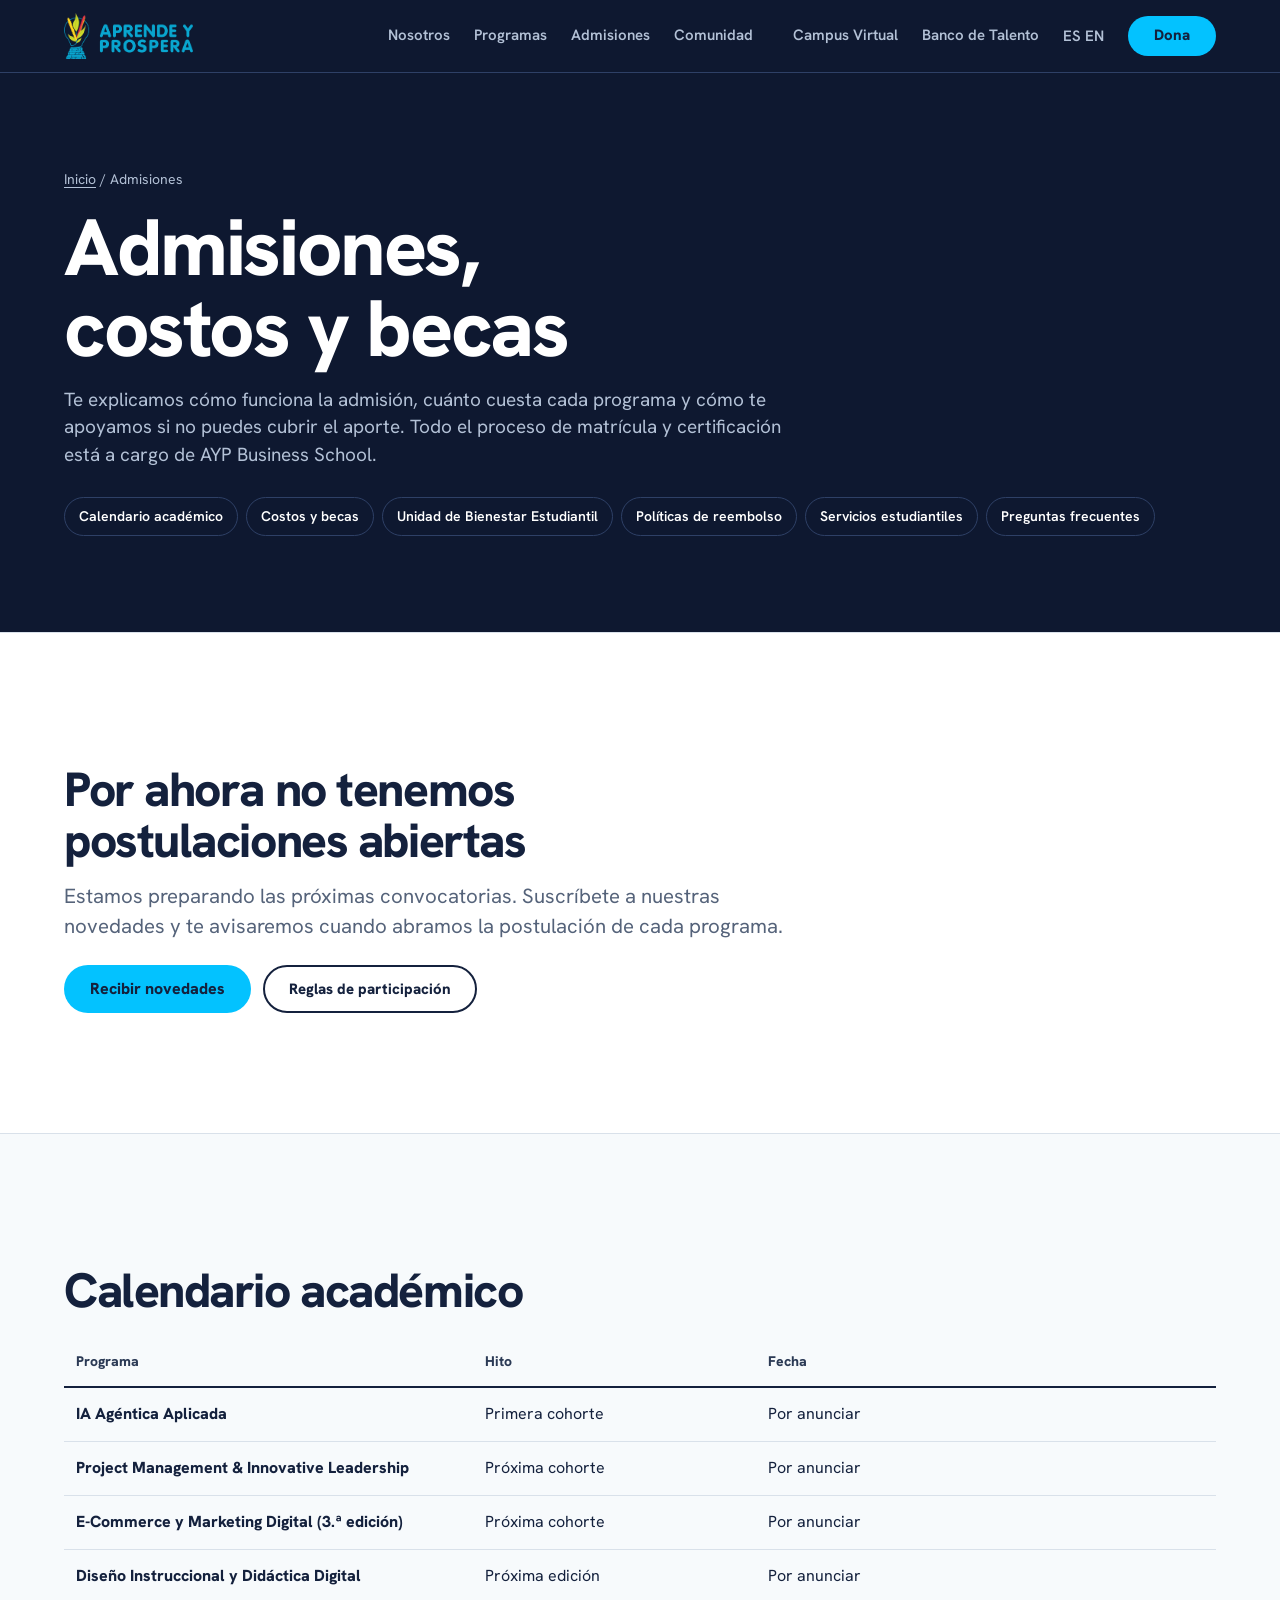
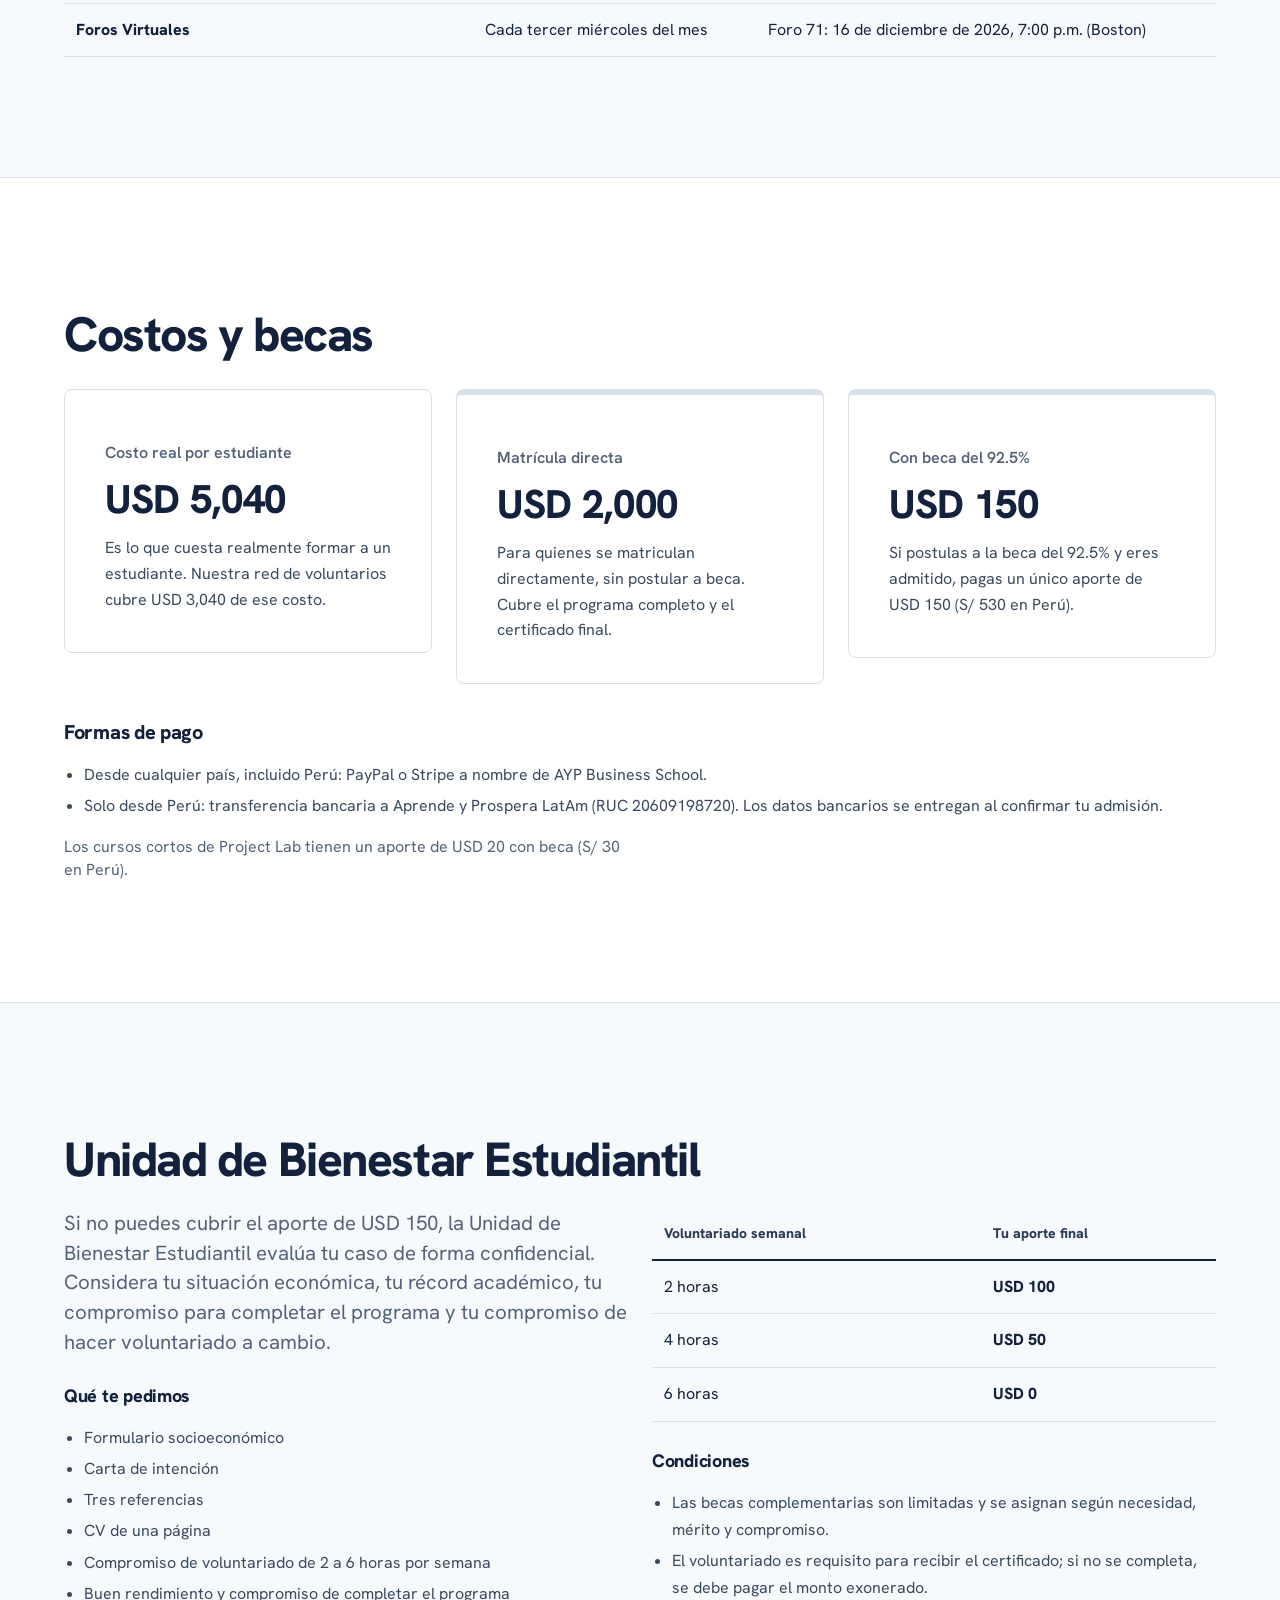
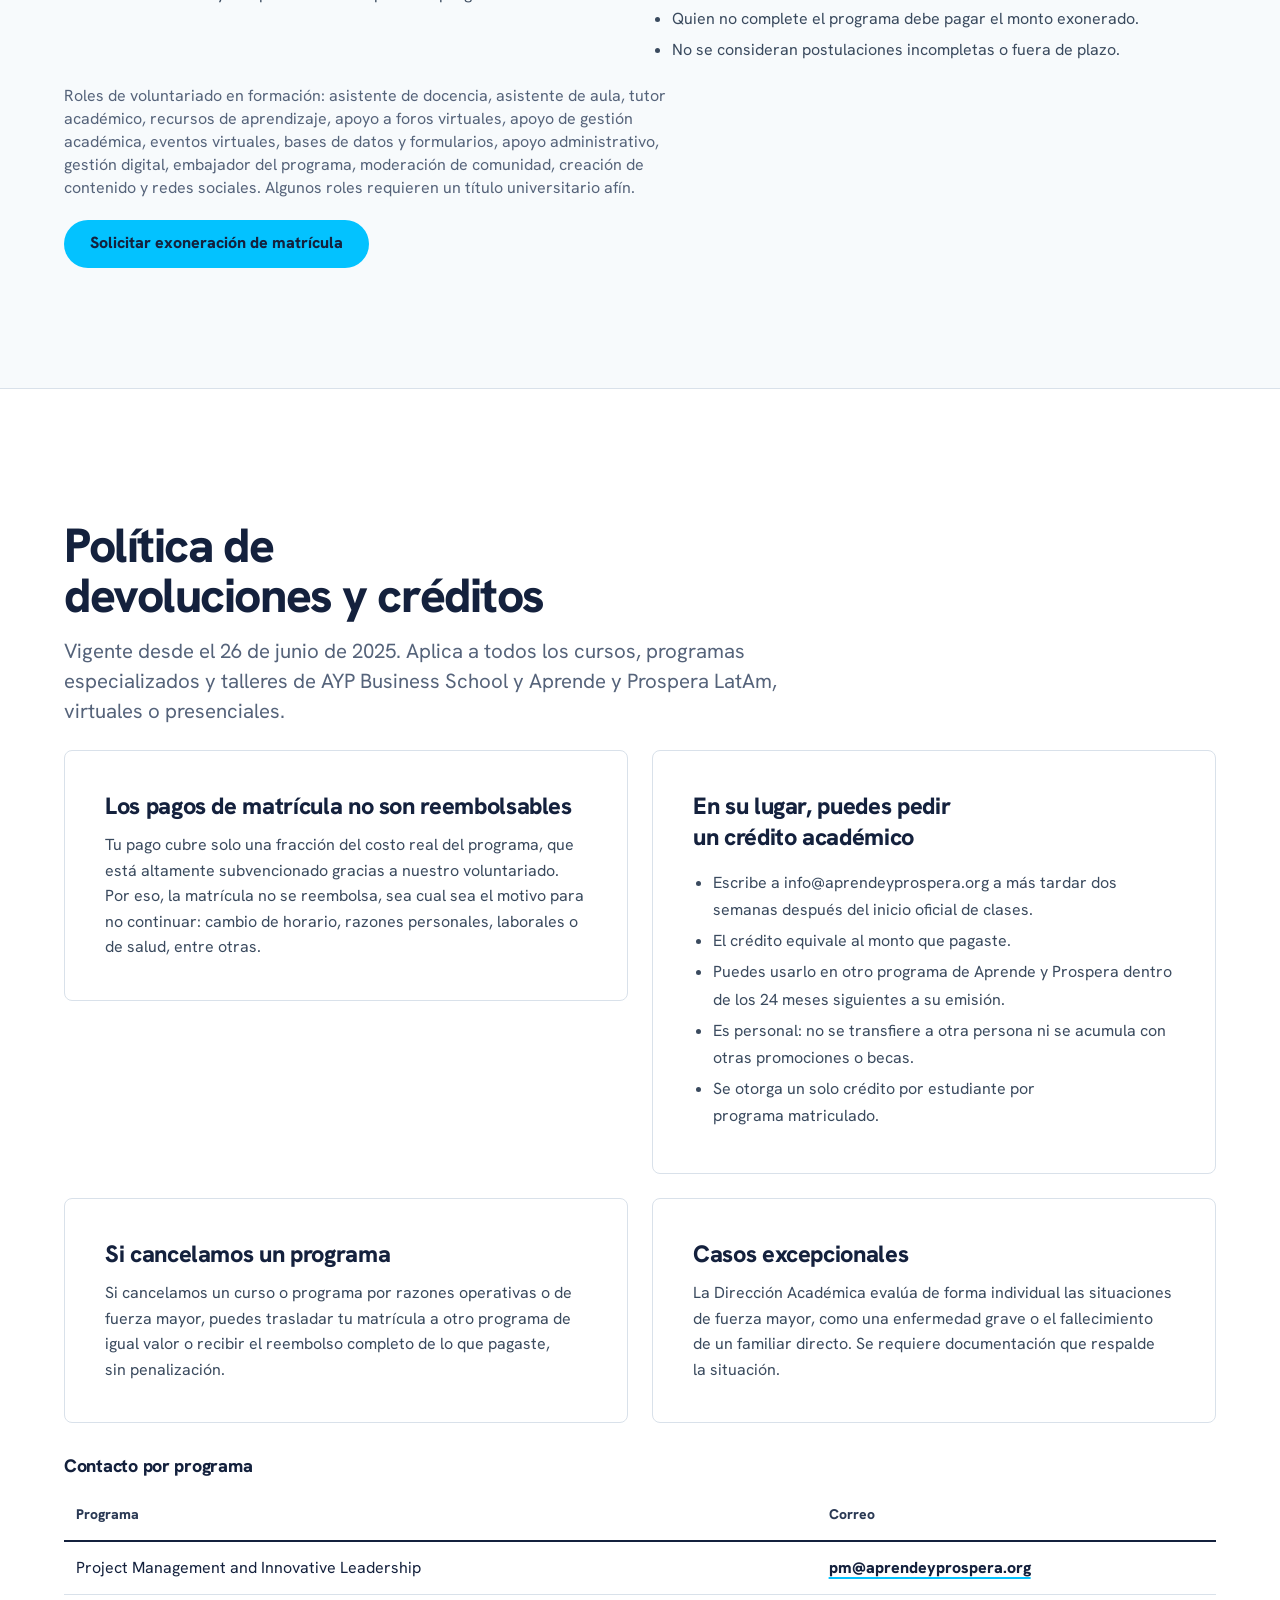
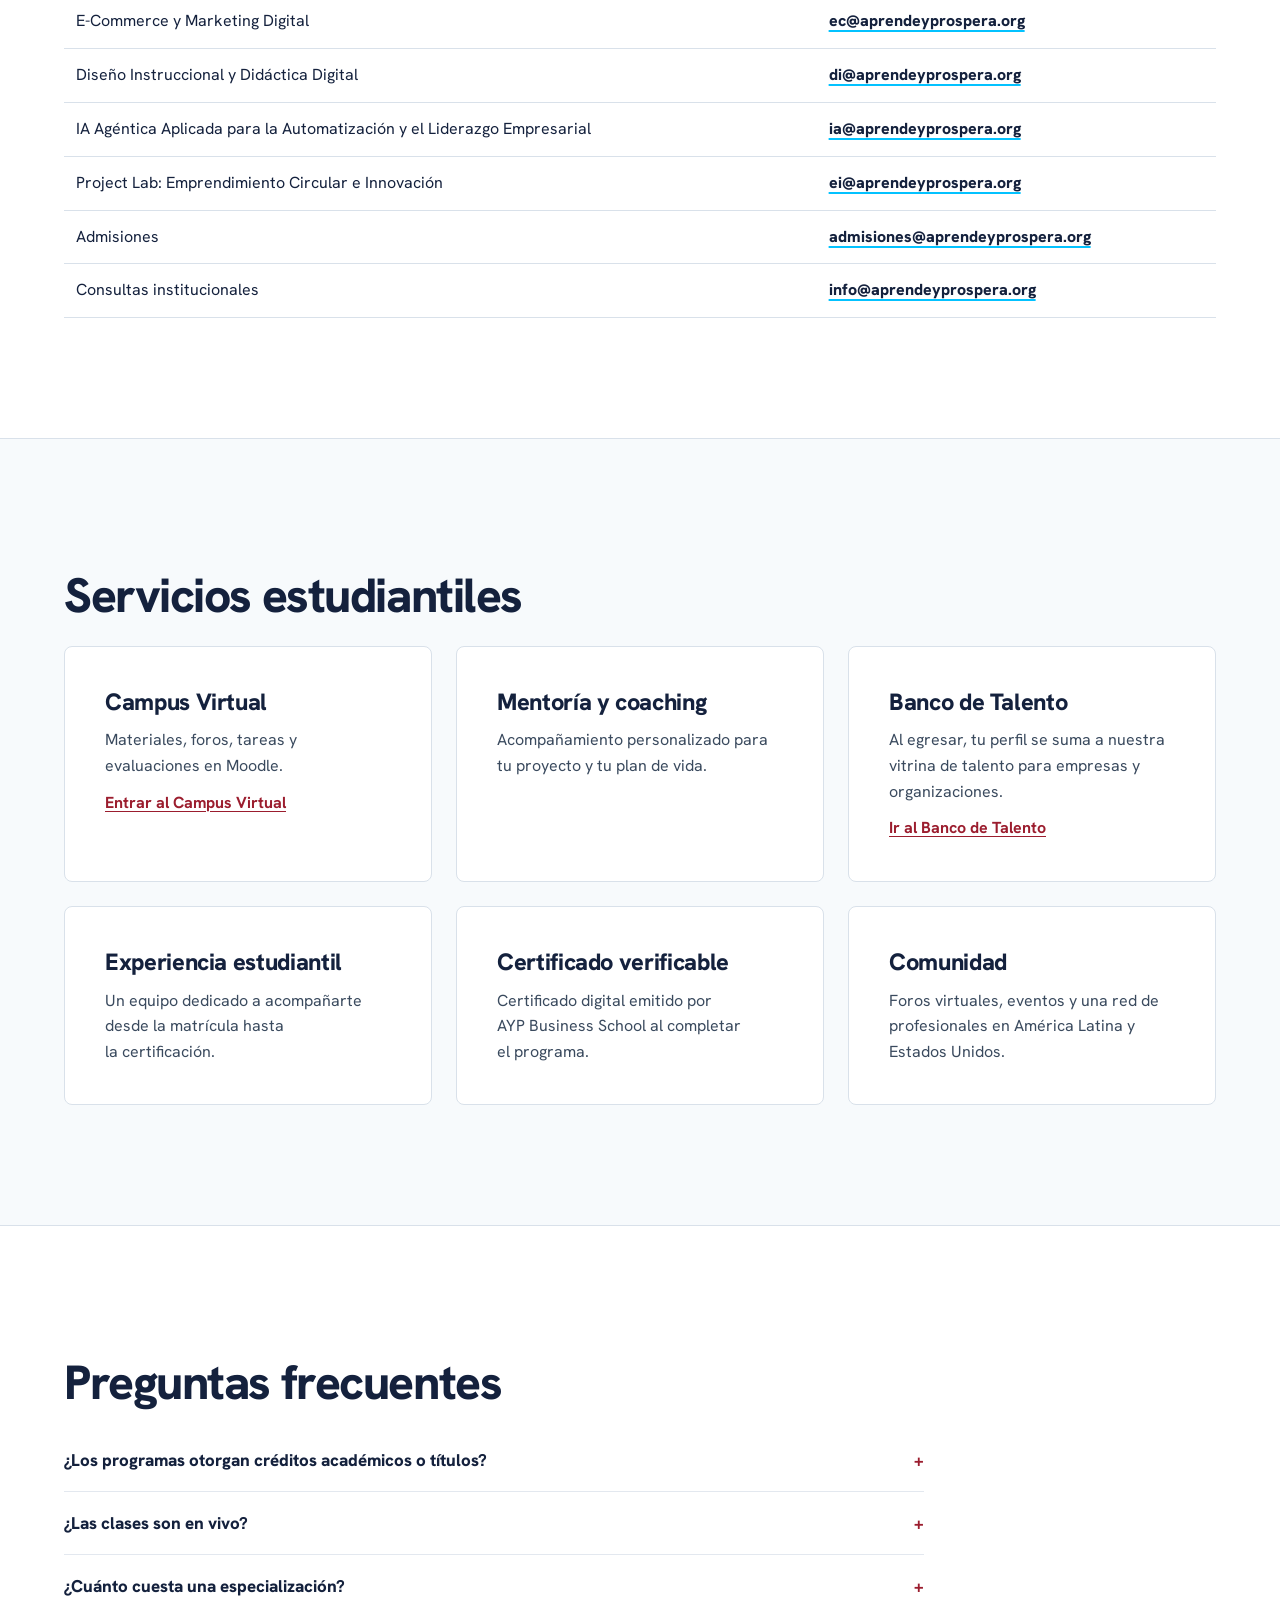
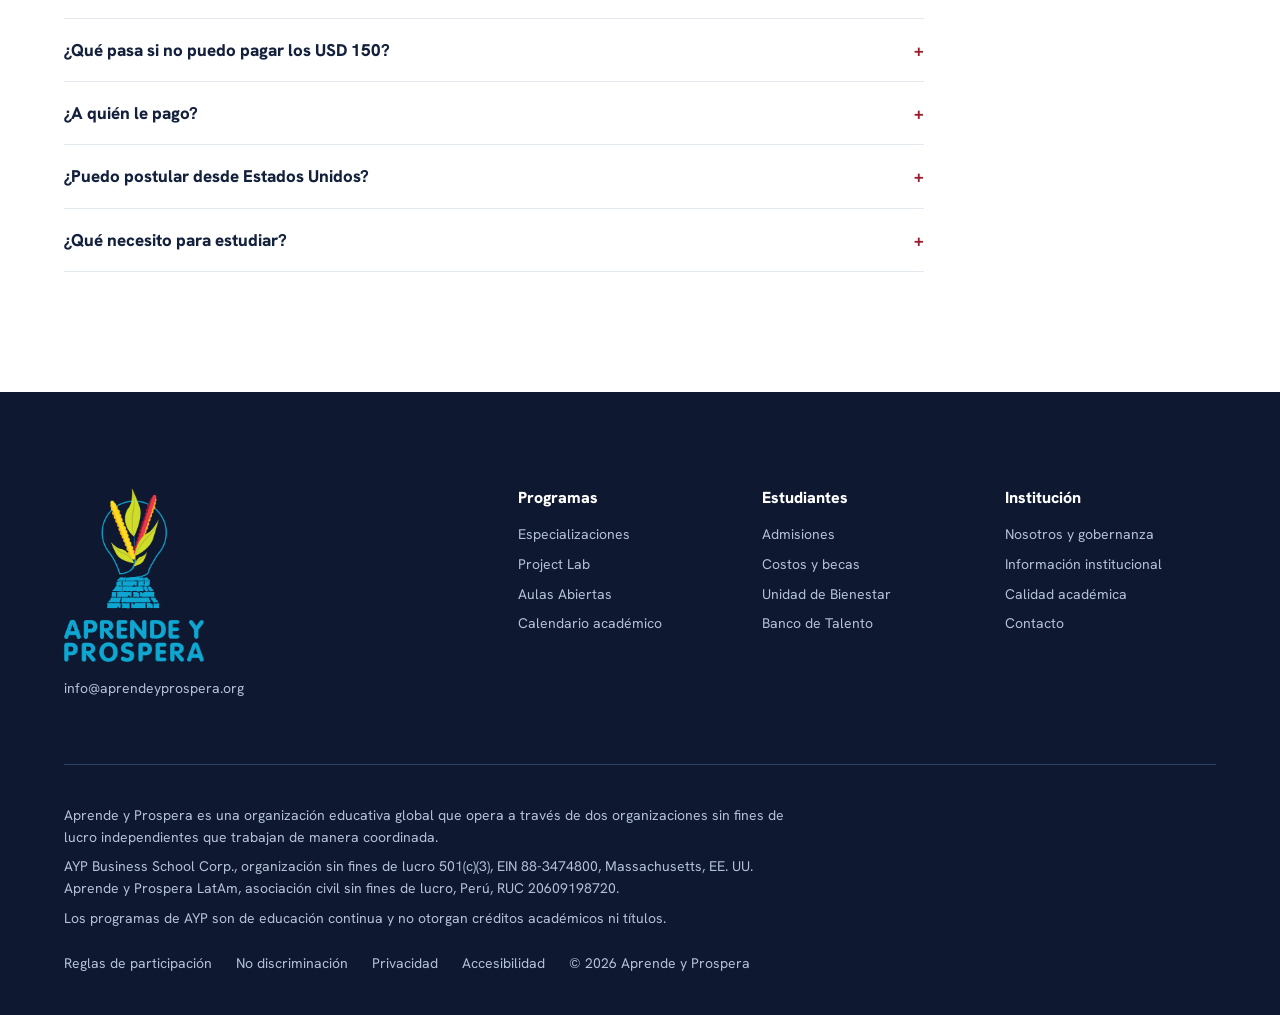
<file: admisiones.html>
<!doctype html>
<html lang="es">
<head>
<meta charset="utf-8">
<meta name="description" content="Calendario, costos y becas, Unidad de Bienestar Estudiantil, políticas y preguntas frecuentes de los programas de Aprende y Prospera.">
<meta name="viewport" content="width=device-width, initial-scale=1">
<title>Admisiones | Aprende y Prospera</title>

<link rel="preconnect" href="https://fonts.googleapis.com">
<link href="https://fonts.googleapis.com/css2?family=Hanken+Grotesk:wght@400;500;600;700;800&amp;display=swap" rel="stylesheet">
<style>
body{margin:0}
a{color:#14213D}a:hover{color:#9B1D2E}
.wrap{max-width:1200px;margin:0 auto;padding:0 32px;box-sizing:border-box}
.nav-links{display:flex;gap:28px}
.hero{display:grid;grid-template-columns:minmax(0,7fr) minmax(0,5fr);gap:56px;align-items:center}
.g2{display:grid;grid-template-columns:repeat(2,minmax(0,1fr));gap:24px}
.g3{display:grid;grid-template-columns:repeat(3,minmax(0,1fr));gap:24px}
.g4{display:grid;grid-template-columns:repeat(4,minmax(0,1fr));gap:24px}
.g6{display:grid;grid-template-columns:repeat(6,minmax(0,1fr));gap:24px}
.who{display:grid;grid-template-columns:minmax(0,5fr) minmax(0,7fr);gap:56px}
.split{display:grid;grid-template-columns:minmax(0,1fr) minmax(0,1fr);gap:24px}
.burger{display:none}
.evgrid{display:grid;grid-template-columns:repeat(3,minmax(0,1fr))}
.stats5{display:grid;grid-template-columns:repeat(5,minmax(0,1fr));gap:8px}
.stats5>div{padding:12px 10px!important}
.stats5>div>div:first-child{font-size:21px!important}
@media (max-width: 600px){.stats5{grid-template-columns:repeat(3,minmax(0,1fr))}}
.evfeat{grid-column:span 2}
@media (max-width: 900px){.evgrid{grid-template-columns:minmax(0,1fr)}.evfeat{grid-column:auto}}
.mega{display:grid;grid-template-columns:repeat(3,minmax(0,1fr)) minmax(0,1.15fr);gap:40px}
.mega a:hover{color:#9B1D2E}
.mosaic{display:grid;grid-template-columns:repeat(4,minmax(0,1fr));grid-auto-rows:200px;gap:16px}
.mosaic .big{grid-column:span 2;grid-row:span 2}
.mosaic .wide{grid-column:span 2}
.ph{background:#E3E8EF;border-radius:16px;position:relative;overflow:hidden;display:flex;align-items:center;justify-content:center}
@media (max-width: 1100px){.nav-links{display:none}.burger{display:flex}.g6{grid-template-columns:repeat(3,minmax(0,1fr))}}
@media (max-width: 900px){.mosaic{grid-template-columns:repeat(2,minmax(0,1fr))}.hero,.who,.split{grid-template-columns:minmax(0,1fr)}.g3,.g4{grid-template-columns:repeat(2,minmax(0,1fr))}.hide-sm{display:none}}
@media (max-width: 600px){.mosaic{grid-auto-rows:160px}.mosaic .big{grid-row:span 1}.wrap{padding:0 20px}.g2,.g3,.g4{grid-template-columns:minmax(0,1fr)}.g6{grid-template-columns:repeat(2,minmax(0,1fr))}.h1{font-size:40px !important}.h2{font-size:30px !important}}
</style>

<style>[hidden]{display:none !important} .burger{cursor:pointer}</style>

<style>
.eyebrow{margin:0;font-size:13px;font-weight:700;letter-spacing:.16em;text-transform:uppercase;color:#9B1D2E}
.sec{padding:72px 0;border-top:1px solid #E3E8EF;scroll-margin-top:72px}
.sec h2{margin:12px 0 0;font-size:36px;line-height:1.12;font-weight:800;letter-spacing:-.01em}
.lead{margin:16px 0 0;font-size:18px;line-height:1.65;color:#3A4A5E;max-width:820px}
.body p{font-size:17px;line-height:1.7;color:#3A4A5E;max-width:820px}
.card{border:1px solid #E3E8EF;border-radius:16px;padding:28px;background:#fff}
.card h3{margin:0;font-size:20px;font-weight:800;line-height:1.3}
.card p{margin:10px 0 0;font-size:16px;line-height:1.6;color:#3A4A5E}
.meta{margin:0;font-size:13px;font-weight:700;color:#4A5568}
.todo{margin-top:20px;border:1.5px dashed #E0A800;background:#FFF8DB;border-radius:12px;padding:16px 20px;font-size:15px;line-height:1.6;color:#5B4A00;max-width:820px}
.todo strong{color:#3D3100}
.chips{display:flex;flex-wrap:wrap;gap:8px;margin-top:28px}
.chips a{text-decoration:none;font-size:14px;font-weight:700;background:#fff;border:1px solid #CFE6F0;border-radius:999px;padding:8px 14px}
.chips a:hover{border-color:#03C2FF;color:#14213D}
.list{margin:16px 0 0;padding-left:20px;font-size:16px;line-height:1.7;color:#3A4A5E}
.list li{margin:4px 0}
.btn{display:inline-block;text-decoration:none;background:#03C2FF;color:#14213D;border-radius:8px;padding:13px 22px;font-weight:800;font-size:15px}
.btn2{display:inline-block;text-decoration:none;border:1.5px solid #14213D;border-radius:8px;padding:12px 22px;font-weight:700;font-size:15px}
.tbl{width:100%;border-collapse:collapse;margin-top:20px;font-size:16px}
.tbl th,.tbl td{text-align:left;padding:14px 12px;border-bottom:1px solid #E3E8EF;vertical-align:top}
.tbl th{font-size:13px;letter-spacing:.08em;text-transform:uppercase;color:#4A5568}
.person{display:flex;flex-direction:column;gap:2px;padding:14px 0;border-bottom:1px solid #EEF1F5}
.person b{font-size:16px}.person span{font-size:14px;color:#4A5568;line-height:1.45}
.prog{border-top:6px solid var(--c1)}
.prog .tag{display:inline-block;font-size:12px;font-weight:800;letter-spacing:.06em;text-transform:uppercase;background:var(--c1);color:#14213D;border-radius:999px;padding:4px 10px}
.facts{display:grid;grid-template-columns:repeat(auto-fit,minmax(170px,1fr));gap:16px;margin-top:24px}
.facts div{background:#F4F7FA;border-radius:12px;padding:16px}
.facts b{display:block;font-size:13px;color:#4A5568;font-weight:700}
.facts span{display:block;margin-top:6px;font-size:16px;font-weight:800;line-height:1.35}
details.faq{border-bottom:1px solid #E3E8EF;padding:18px 0;max-width:860px}
details.faq summary{cursor:pointer;font-size:17px;font-weight:800;list-style:none}
details.faq summary::after{content:"+";float:right;font-weight:800;color:#9B1D2E}
details.faq[open] summary::after{content:"–"}
details.faq p{margin:10px 0 0;font-size:16px;line-height:1.65;color:#3A4A5E}
@media (max-width:900px){.sec h2{font-size:30px}}
@media (max-width:600px){.tbl{font-size:15px}}
</style>
<style id="ayp-polish">
/* Pulido de acabado (Hallmark, nivel polish): mantiene el diseño, corrige detalles */
html,body{overflow-x:clip}
:where(a,button,summary,input,select,textarea):focus-visible{outline:3px solid #14213D;outline-offset:2px;box-shadow:0 0 0 5px #FFFFFF;border-radius:6px}
:where(a,button):active{transform:translateY(1px)}
h1,h2,h3,.h1,.h2{text-wrap:balance;overflow-wrap:break-word;min-width:0}
p,li{text-wrap:pretty}
p.lead,.lead{max-width:68ch}
.prog .tag,.tag{text-transform:none!important;letter-spacing:0!important;font-size:13px!important}
.prog .tag{background:#FFFFFF!important;color:#14213D!important;box-shadow:inset 0 0 0 2px var(--c1)}
.eyebrow,.tbl th,.meta,[style*="text-transform: uppercase"],[style*="text-transform:uppercase"]{text-transform:none!important;letter-spacing:0!important}
.eyebrow,[style*="text-transform: uppercase"],[style*="text-transform:uppercase"]{font-size:15px!important}
@media (min-width:901px){section .h2,section h2.h2{font-size:clamp(36px,3.4vw,46px)!important;line-height:1.1!important}}
@media (prefers-reduced-motion:reduce){*,*::before,*::after{animation:none!important;transition:none!important;scroll-behavior:auto!important}}
</style>
<link rel="stylesheet" href="ayp-ds.css">
<link rel="alternate" hreflang="es" href="admisiones.html">
<link rel="alternate" hreflang="en" href="en/admissions.html">
</head>
<body>

<div style="font-family: 'Hanken Grotesk', system-ui, sans-serif; color: #14213D; background: #FFFFFF; width: 100%">

<header class="nav night">
  <div class="container">
    <a class="brand" href="index.html"><img src="logo-horizontal.png" alt="Aprende y Prospera" width="141" height="50"></a>
    <nav class="nav-links" aria-label="Principal">
      <a href="nosotros.html">Nosotros</a>
      <a href="programas.html">Programas</a>
      <a href="admisiones.html">Admisiones</a>
      <a href="comunidad.html">Comunidad</a>
    </nav>
    <div class="nav-util">
      <a href="https://virtual.aprendeyprospera.org">Campus Virtual</a>
      <a href="https://bancodetalento-ayp.softr.app/">Banco de Talento</a>
      <p class="lang" aria-label="Idioma"><span aria-current="true">ES</span> <a href="en/admissions.html" lang="en" hreflang="en">EN</a></p>
      <a class="btn btn-primary" href="https://www.paypal.com/ncp/payment/AY6MTS8NQ4TKE">Dona</a>
    </div>
    <details class="menu">
      <summary>Menú</summary>
      <div class="menu-panel">
        <a href="en/admissions.html" lang="en" hreflang="en">English</a>
        <a href="nosotros.html">Nosotros</a>
        <a href="programas.html">Programas</a>
        <a href="admisiones.html">Admisiones</a>
        <a href="comunidad.html">Comunidad</a>
        <a href="https://virtual.aprendeyprospera.org">Campus Virtual</a>
        <a href="https://bancodetalento-ayp.softr.app/">Banco de Talento</a>
        <a href="https://www.paypal.com/ncp/payment/AY6MTS8NQ4TKE">Dona</a>
      </div>
    </details>
  </div>
</header>


<section class="phero night">
<div class="wrap"><div  style="align-items:stretch">
<div>
<p style="margin:0;font-size:14px;color:#4A5568"><a href="index.html" style="color:#4A5568">Inicio</a> <span aria-hidden="true">/</span> Admisiones</p>
<h1 class="h1" style="margin:16px 0 0;font-size:52px;line-height:1.06;font-weight:800;letter-spacing:-.02em">Admisiones, costos y becas</h1>
<p class="lead" style="font-size:19px">Te explicamos cómo funciona la admisión, cuánto cuesta cada programa y cómo te apoyamos si no puedes cubrir el aporte. Todo el proceso de matrícula y certificación está a cargo de AYP Business School.</p>
<nav class="chips" aria-label="En esta página"><a href="#calendario">Calendario académico</a><a href="#costos">Costos y becas</a><a href="#bienestar">Unidad de Bienestar Estudiantil</a><a href="#reembolso">Políticas de reembolso</a><a href="#servicios">Servicios estudiantiles</a><a href="#faq">Preguntas frecuentes</a></nav>
</div>
</div></div>
</section>
<section id="convocatorias" class="sec"><div class="wrap">
<h2>Por ahora no tenemos postulaciones abiertas</h2>
<p class="lead">Estamos preparando las próximas convocatorias. Suscríbete a nuestras novedades y te avisaremos cuando abramos la postulación de cada programa.</p><div style="display:flex;flex-wrap:wrap;gap:12px;margin-top:24px"><a class="btn" href="index.html#suscribete">Recibir novedades</a><a class="btn2" href="institucional.html#reglas">Reglas de participación</a></div>
</div></section>
<section id="calendario" class="sec" style="background:#F7FAFC"><div class="wrap">
<h2>Calendario académico</h2>
<table class="tbl"><thead><tr><th>Programa</th><th>Hito</th><th>Fecha</th></tr></thead><tbody><tr><td style='font-weight:800'>IA Agéntica Aplicada</td><td>Primera cohorte</td><td>Por anunciar</td></tr><tr><td style='font-weight:800'>Project Management &amp; Innovative Leadership</td><td>Próxima cohorte</td><td>Por anunciar</td></tr><tr><td style='font-weight:800'>E-Commerce y Marketing Digital (3.ª edición)</td><td>Próxima cohorte</td><td>Por anunciar</td></tr><tr><td style='font-weight:800'>Diseño Instruccional y Didáctica Digital</td><td>Próxima edición</td><td>Por anunciar</td></tr><tr><td style='font-weight:800'>Foros Virtuales</td><td>Cada tercer miércoles del mes</td><td>Foro 71: 16 de diciembre de 2026, 7:00 p.m. (Boston)</td></tr></tbody></table><div class="todo"><strong>Por completar:</strong> fechas de inicio de cada programa, Project Lab y Aulas Abiertas.</div>
</div></section>
<section id="costos" class="sec"><div class="wrap">
<h2>Costos y becas</h2>
<div class="g3" style="margin-top:28px;align-items:start"><article class="card" style=""><p class="meta">Costo real por estudiante</p><h3 style="margin-top:8px"><span style="font-size:40px">USD 5,040</span></h3><p>Es lo que cuesta realmente formar a un estudiante. Nuestra red de voluntarios cubre USD 3,040 de ese costo.</p></article><article class="card" style="border-top:6px solid #06B9E3"><p class="meta">Matrícula directa</p><h3 style="margin-top:8px"><span style="font-size:40px">USD 2,000</span></h3><p>Para quienes se matriculan directamente, sin postular a beca. Cubre el programa completo y el certificado final.</p></article><article class="card" style="border-top:6px solid #FCCE22"><p class="meta">Con beca del 92.5%</p><h3 style="margin-top:8px"><span style="font-size:40px">USD 150</span></h3><p>Si postulas a la beca del 92.5% y eres admitido, pagas un único aporte de USD 150 (S/ 530 en Perú).</p></article></div><h3 style="margin:36px 0 0;font-size:20px;font-weight:800">Formas de pago</h3><ul class="list"><li>Desde cualquier país, incluido Perú: PayPal o Stripe a nombre de AYP Business School.</li><li>Solo desde Perú: transferencia bancaria a Aprende y Prospera LatAm (RUC 20609198720). Los datos bancarios se entregan al confirmar tu admisión.</li></ul><p class="lead" style="font-size:16px">Los cursos cortos de Project Lab tienen un aporte de USD 20 con beca (S/ 30 en Perú).</p>
</div></section>
<section id="bienestar" class="sec" style="background:#F7FAFC"><div class="wrap">
<h2>Unidad de Bienestar Estudiantil</h2>
<div class="split" style="margin-top:24px;align-items:start"><div><p class="lead" style="margin-top:0">Si no puedes cubrir el aporte de USD 150, la Unidad de Bienestar Estudiantil evalúa tu caso de forma confidencial. Considera tu situación económica, tu récord académico, tu compromiso para completar el programa y tu compromiso de hacer voluntariado a cambio.</p><h3 style="margin:28px 0 0;font-size:18px;font-weight:800">Qué te pedimos</h3><ul class="list"><li>Formulario socioeconómico</li><li>Carta de intención</li><li>Tres referencias</li><li>CV de una página</li><li>Compromiso de voluntariado de 2 a 6 horas por semana</li><li>Buen rendimiento y compromiso de completar el programa</li></ul></div><div><table class="tbl" style="margin-top:0"><thead><tr><th>Voluntariado semanal</th><th>Tu aporte final</th></tr></thead><tbody><tr><td>2 horas</td><td style="font-weight:800">USD 100</td></tr><tr><td>4 horas</td><td style="font-weight:800">USD 50</td></tr><tr><td>6 horas</td><td style="font-weight:800">USD 0</td></tr></tbody></table><h3 style="margin:28px 0 0;font-size:18px;font-weight:800">Condiciones</h3><ul class="list"><li>Las becas complementarias son limitadas y se asignan según necesidad, mérito y compromiso.</li><li>El voluntariado es requisito para recibir el certificado; si no se completa, se debe pagar el monto exonerado.</li><li>Quien no complete el programa debe pagar el monto exonerado.</li><li>No se consideran postulaciones incompletas o fuera de plazo.</li></ul></div></div><p class="lead" style="font-size:16px">Roles de voluntariado en formación: asistente de docencia, asistente de aula, tutor académico, recursos de aprendizaje, apoyo a foros virtuales, apoyo de gestión académica, eventos virtuales, bases de datos y formularios, apoyo administrativo, gestión digital, embajador del programa, moderación de comunidad, creación de contenido y redes sociales. Algunos roles requieren un título universitario afín.</p><div style="margin-top:20px"><a class="btn" href="https://forms.gle/Kr32mBDdBQNxE8528" target="_blank" rel="noopener">Solicitar exoneración de matrícula</a></div>
</div></section>
<section id="reembolso" class="sec"><div class="wrap">
<h2>Política de devoluciones y créditos</h2>
<p class="lead">Vigente desde el 26 de junio de 2025. Aplica a todos los cursos, programas especializados y talleres de AYP Business School y Aprende y Prospera LatAm, virtuales o presenciales.</p>
<div class="g2" style="margin-top:24px;align-items:start">
<div class="card"><h3>Los pagos de matrícula no son reembolsables</h3><p>Tu pago cubre solo una fracción del costo real del programa, que está altamente subvencionado gracias a nuestro voluntariado. Por eso, la matrícula no se reembolsa, sea cual sea el motivo para no continuar: cambio de horario, razones personales, laborales o de salud, entre otras.</p></div>
<div class="card"><h3>En su lugar, puedes pedir un crédito académico</h3><ul class="list"><li>Escribe a info@aprendeyprospera.org a más tardar dos semanas después del inicio oficial de clases.</li><li>El crédito equivale al monto que pagaste.</li><li>Puedes usarlo en otro programa de Aprende y Prospera dentro de los 24 meses siguientes a su emisión.</li><li>Es personal: no se transfiere a otra persona ni se acumula con otras promociones o becas.</li><li>Se otorga un solo crédito por estudiante por programa matriculado.</li></ul></div>
<div class="card"><h3>Si cancelamos un programa</h3><p>Si cancelamos un curso o programa por razones operativas o de fuerza mayor, puedes trasladar tu matrícula a otro programa de igual valor o recibir el reembolso completo de lo que pagaste, sin penalización.</p></div>
<div class="card"><h3>Casos excepcionales</h3><p>La Dirección Académica evalúa de forma individual las situaciones de fuerza mayor, como una enfermedad grave o el fallecimiento de un familiar directo. Se requiere documentación que respalde la situación.</p></div>
</div>
<h3 style="margin:32px 0 0;font-size:18px;font-weight:800">Contacto por programa</h3>
<table class="tbl" style="margin-top:12px"><thead><tr><th>Programa</th><th>Correo</th></tr></thead><tbody>
<tr><td>Project Management and Innovative Leadership</td><td><a class="link" href="mailto:pm@aprendeyprospera.org">pm@aprendeyprospera.org</a></td></tr>
<tr><td>E-Commerce y Marketing Digital</td><td><a class="link" href="mailto:ec@aprendeyprospera.org">ec@aprendeyprospera.org</a></td></tr>
<tr><td>Diseño Instruccional y Didáctica Digital</td><td><a class="link" href="mailto:di@aprendeyprospera.org">di@aprendeyprospera.org</a></td></tr>
<tr><td>IA Agéntica Aplicada para la Automatización y el Liderazgo Empresarial</td><td><a class="link" href="mailto:ia@aprendeyprospera.org">ia@aprendeyprospera.org</a></td></tr>
<tr><td>Project Lab: Emprendimiento Circular e Innovación</td><td><a class="link" href="mailto:ei@aprendeyprospera.org">ei@aprendeyprospera.org</a></td></tr>
<tr><td>Admisiones</td><td><a class="link" href="mailto:admisiones@aprendeyprospera.org">admisiones@aprendeyprospera.org</a></td></tr>
<tr><td>Consultas institucionales</td><td><a class="link" href="mailto:info@aprendeyprospera.org">info@aprendeyprospera.org</a></td></tr>
</tbody></table>
</div></section>
<section id="servicios" class="sec" style="background:#F7FAFC"><div class="wrap">
<h2>Servicios estudiantiles</h2>
<div class="g3" style="margin-top:24px"><article class="card" style=""><h3>Campus Virtual</h3><p>Materiales, foros, tareas y evaluaciones en Moodle.</p><a href="https://virtual.aprendeyprospera.org" target="_blank" rel="noopener" style="display:inline-block;margin-top:12px;font-weight:700;color:#9B1D2E">Entrar al Campus Virtual</a></article><article class="card" style=""><h3>Mentoría y coaching</h3><p>Acompañamiento personalizado para tu proyecto y tu plan de vida.</p></article><article class="card" style=""><h3>Banco de Talento</h3><p>Al egresar, tu perfil se suma a nuestra vitrina de talento para empresas y organizaciones.</p><a href="https://bancodetalento-ayp.softr.app/" target="_blank" rel="noopener" style="display:inline-block;margin-top:12px;font-weight:700;color:#9B1D2E">Ir al Banco de Talento</a></article><article class="card" style=""><h3>Experiencia estudiantil</h3><p>Un equipo dedicado a acompañarte desde la matrícula hasta la certificación.</p></article><article class="card" style=""><h3>Certificado verificable</h3><p>Certificado digital emitido por AYP Business School al completar el programa.</p></article><article class="card" style=""><h3>Comunidad</h3><p>Foros virtuales, eventos y una red de profesionales en América Latina y Estados Unidos.</p></article></div>
</div></section>
<section id="faq" class="sec"><div class="wrap">
<h2>Preguntas frecuentes</h2>
<div style="margin-top:20px"><details class="faq"><summary>¿Los programas otorgan créditos académicos o títulos?</summary><p>No. Son programas de educación continua sin créditos académicos. Al completarlos recibes un certificado digital emitido por AYP Business School.</p></details><details class="faq"><summary>¿Las clases son en vivo?</summary><p>Sí. Las clases son sincrónicas por Zoom, en horario nocturno y un sábado al mes. Las actividades y evaluaciones se realizan en el Campus Virtual (Moodle).</p></details><details class="faq"><summary>¿Cuánto cuesta una especialización?</summary><p>El costo real es USD 5,040. La matrícula directa es USD 2,000 y, si eres admitido a la beca del 92.5%, pagas un único aporte de USD 150 (S/ 530 en Perú).</p></details><details class="faq"><summary>¿Qué pasa si no puedo pagar los USD 150?</summary><p>Puedes pedir la evaluación de la Unidad de Bienestar Estudiantil. Según tu caso, tu aporte puede bajar a USD 100, 50 o 0 a cambio de 2, 4 o 6 horas semanales de voluntariado.</p></details><details class="faq"><summary>¿A quién le pago?</summary><p>Desde cualquier país, a AYP Business School por PayPal o Stripe. Desde Perú también puedes pagar por transferencia a Aprende y Prospera LatAm.</p></details><details class="faq"><summary>¿Puedo postular desde Estados Unidos?</summary><p>Sí. Nuestros programas están abiertos a profesionales de América Latina y a inmigrantes hispanos y latinos en Estados Unidos.</p></details><details class="faq"><summary>¿Qué necesito para estudiar?</summary><p>Un dispositivo con conexión a internet, cámara para las clases en vivo y disponibilidad para asistir en el horario del programa.</p></details></div>
</div></section>
<footer class="footer night">
  <div class="container">
    <div class="footer-top">
      <div><img src="logo-ayp.png" alt="Aprende y Prospera" width="140" height="174"><p style="margin-top:var(--space-md)"><a href="mailto:info@aprendeyprospera.org">info@aprendeyprospera.org</a></p></div>
      <div><h3>Programas</h3><ul><li><a href="programas.html">Especializaciones</a></li><li><a href="programas.html#project-lab">Project Lab</a></li><li><a href="programas.html#aulas-abiertas">Aulas Abiertas</a></li><li><a href="admisiones.html#calendario">Calendario académico</a></li></ul></div>
      <div><h3>Estudiantes</h3><ul><li><a href="admisiones.html">Admisiones</a></li><li><a href="admisiones.html#costos">Costos y becas</a></li><li><a href="admisiones.html#bienestar">Unidad de Bienestar</a></li><li><a href="https://bancodetalento-ayp.softr.app/">Banco de Talento</a></li></ul></div>
      <div><h3>Institución</h3><ul><li><a href="nosotros.html">Nosotros y gobernanza</a></li><li><a href="institucional.html">Información institucional</a></li><li><a href="institucional.html#calidad">Calidad académica</a></li><li><a href="institucional.html#contacto">Contacto</a></li></ul></div>
    </div>
    <div class="legal">
      <p>Aprende y Prospera es una organización educativa global que opera a través de dos organizaciones sin fines de lucro independientes que trabajan de manera coordinada.</p>
      <p>AYP Business School Corp., organización sin fines de lucro 501(c)(3), EIN 88-3474800, Massachusetts, EE. UU. Aprende y Prospera LatAm, asociación civil sin fines de lucro, Perú, RUC 20609198720.</p>
      <p>Los programas de AYP son de educación continua y no otorgan créditos académicos ni títulos.</p>
      <div class="legal-links"><a href="institucional.html#reglas">Reglas de participación</a><a href="institucional.html#no-discriminacion">No discriminación</a><a href="institucional.html#privacidad">Privacidad</a><a href="institucional.html#accesibilidad">Accesibilidad</a><span>© 2026 Aprende y Prospera</span></div>
    </div>
  </div>
</footer>
</div>

<script>
(function(){
var btns=[].slice.call(document.querySelectorAll('[data-menu]'));
function closeAll(except){btns.forEach(function(b){if(b!==except){b.setAttribute('aria-expanded','false');b.style.background='transparent';var p=document.getElementById('menu-'+b.dataset.menu);if(p)p.hidden=true;}});}
btns.forEach(function(b){b.addEventListener('click',function(e){e.stopPropagation();var p=document.getElementById('menu-'+b.dataset.menu);var open=p.hidden;closeAll(b);p.hidden=!open;b.setAttribute('aria-expanded',String(open));b.style.background=open?'#EAF8FD':'transparent';});});
document.addEventListener('click',function(e){if(!e.target.closest('.megapanel'))closeAll();});
document.addEventListener('keydown',function(e){if(e.key==='Escape')closeAll();});
// mobile menu
var burger=document.querySelector('.burger');var mm=document.getElementById('mobile-menu');
if(burger&&mm){burger.addEventListener('click',function(e){e.stopPropagation();mm.hidden=!mm.hidden;burger.setAttribute('aria-expanded',String(!mm.hidden));});}
// language toggle note

})();
</script>
</body>
</html>
</file>
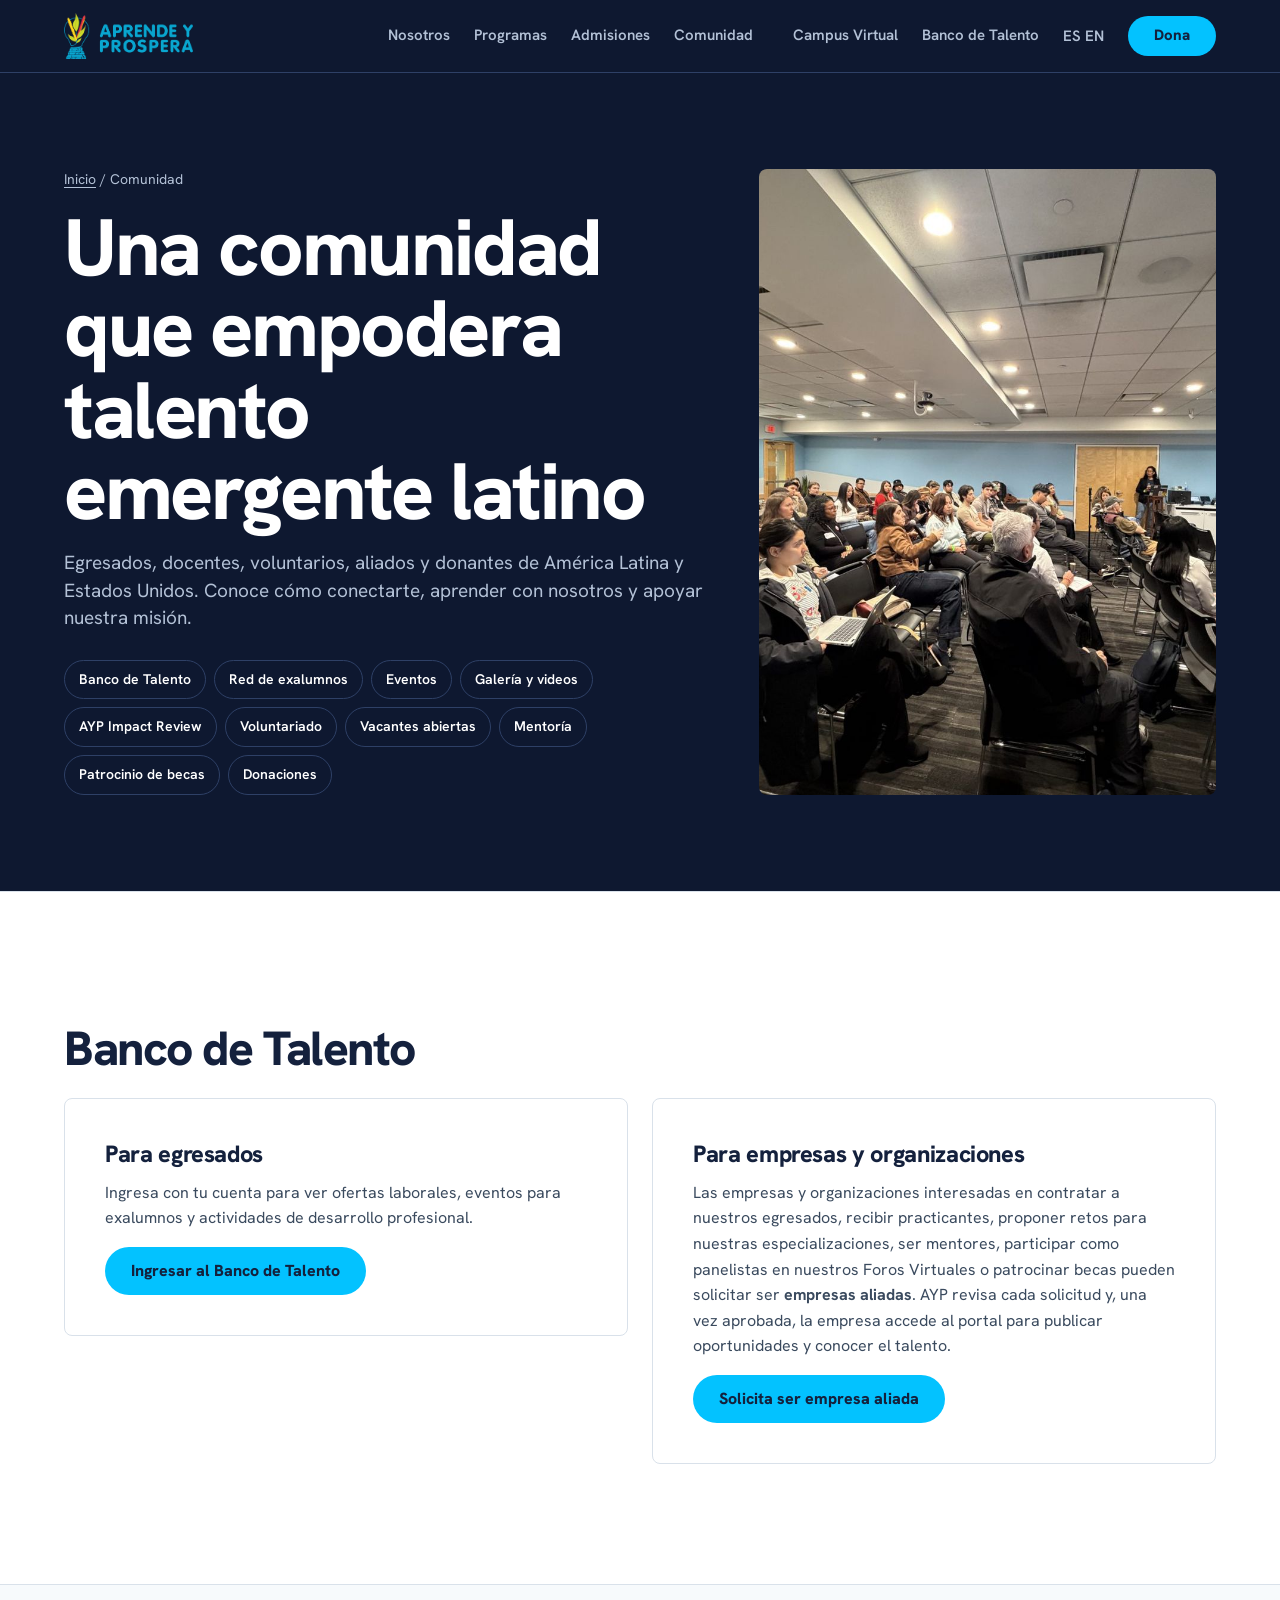
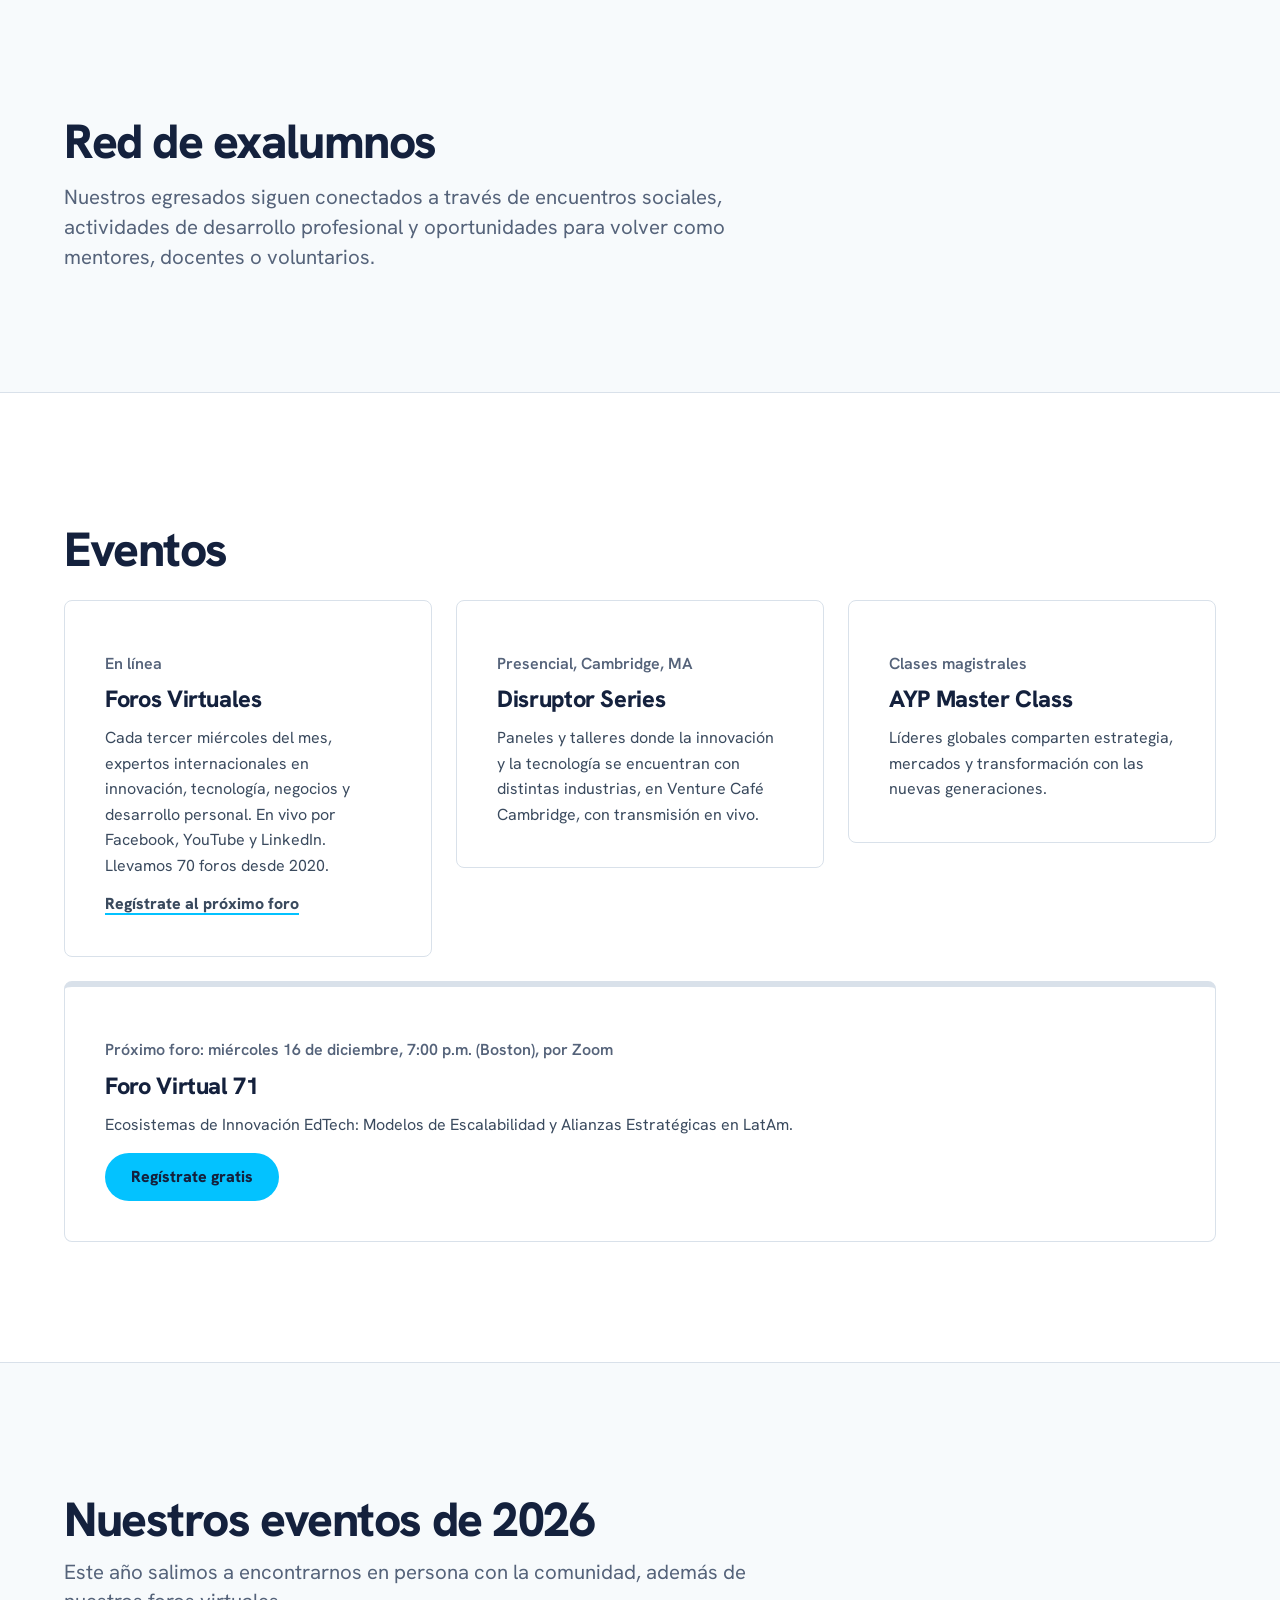
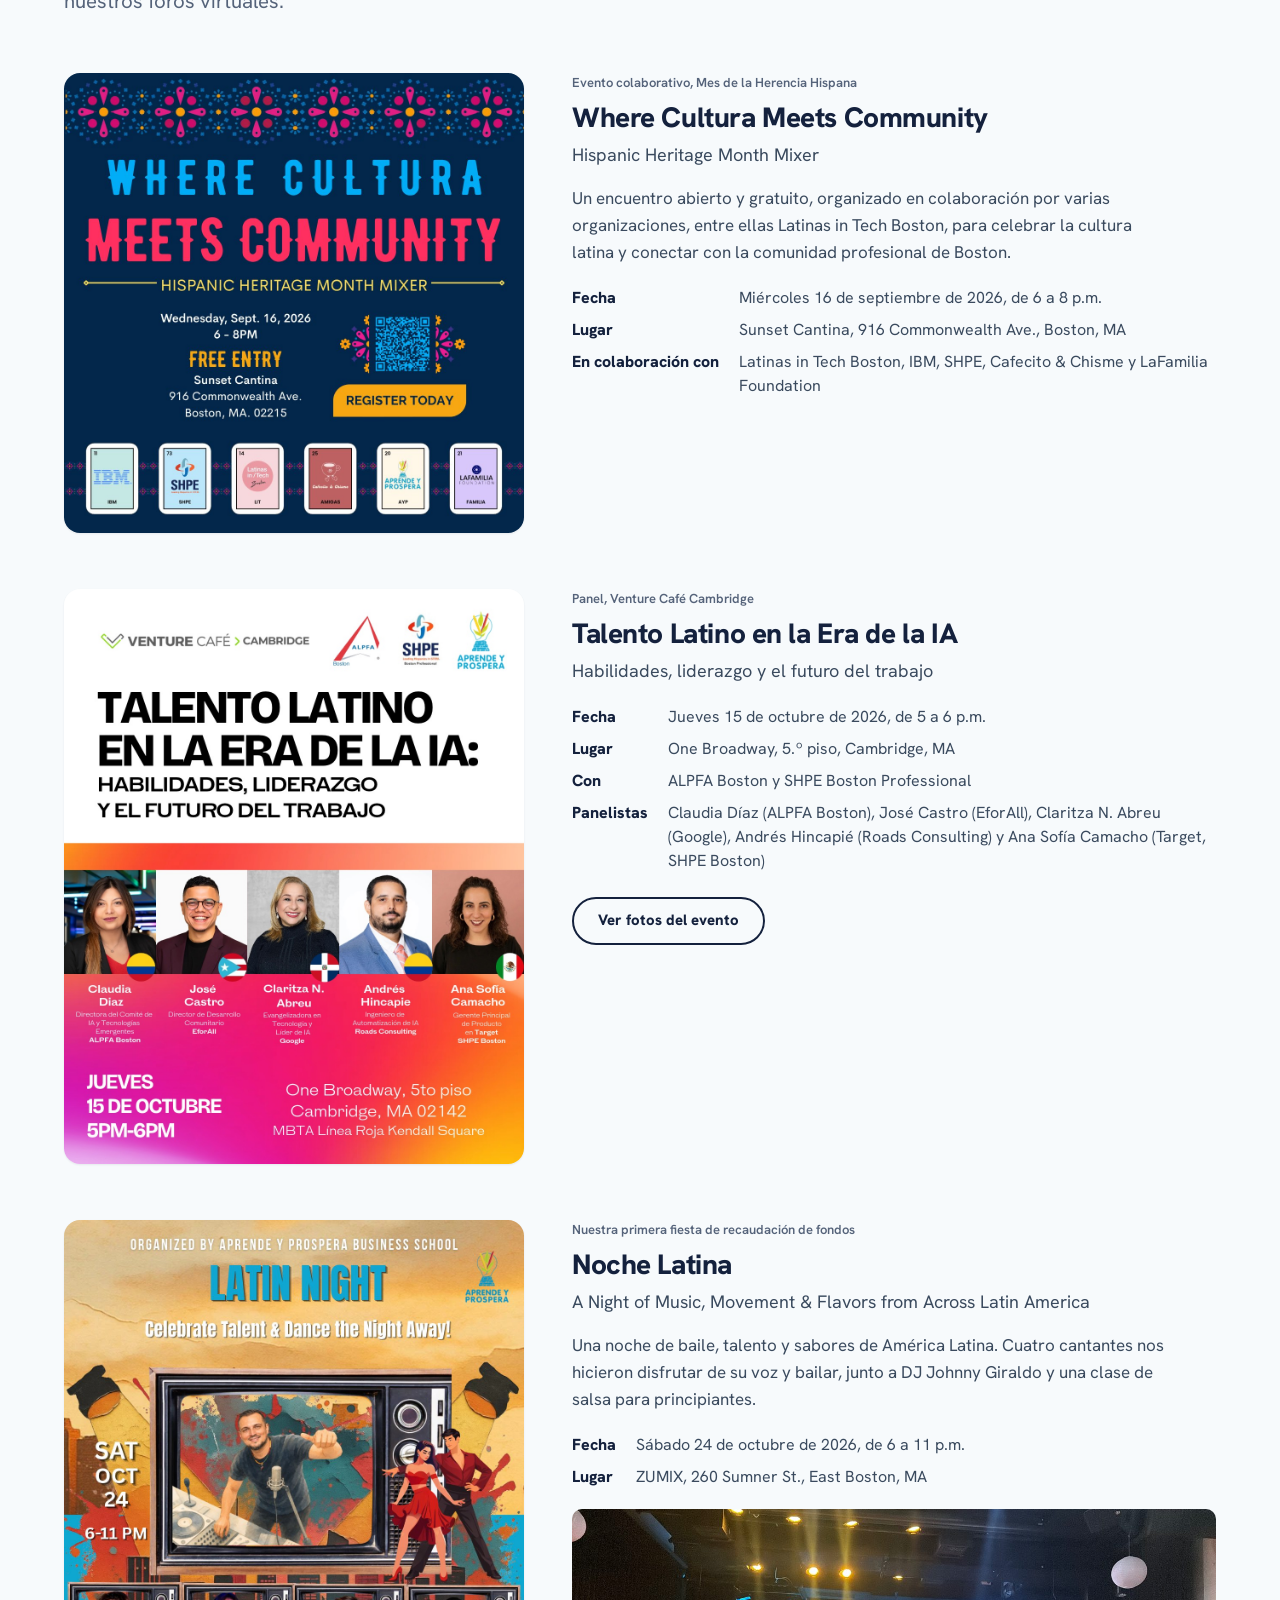
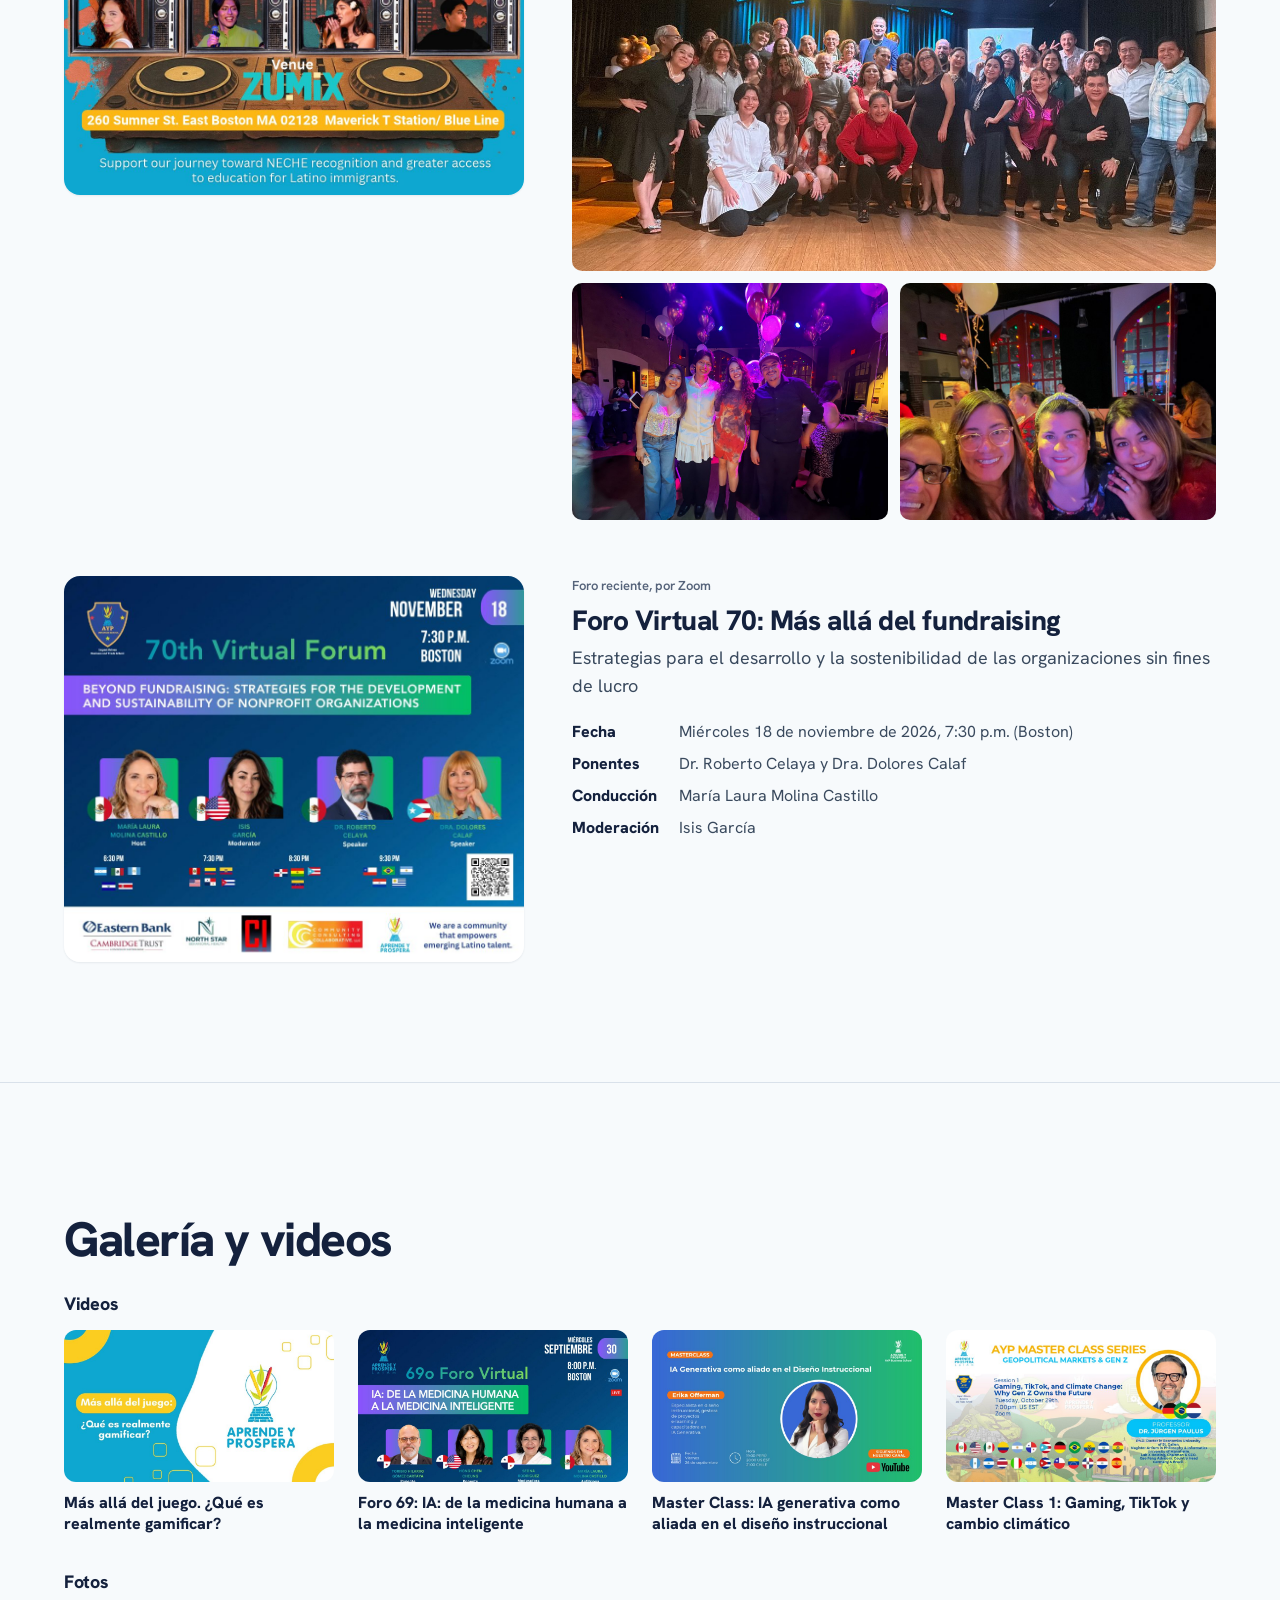
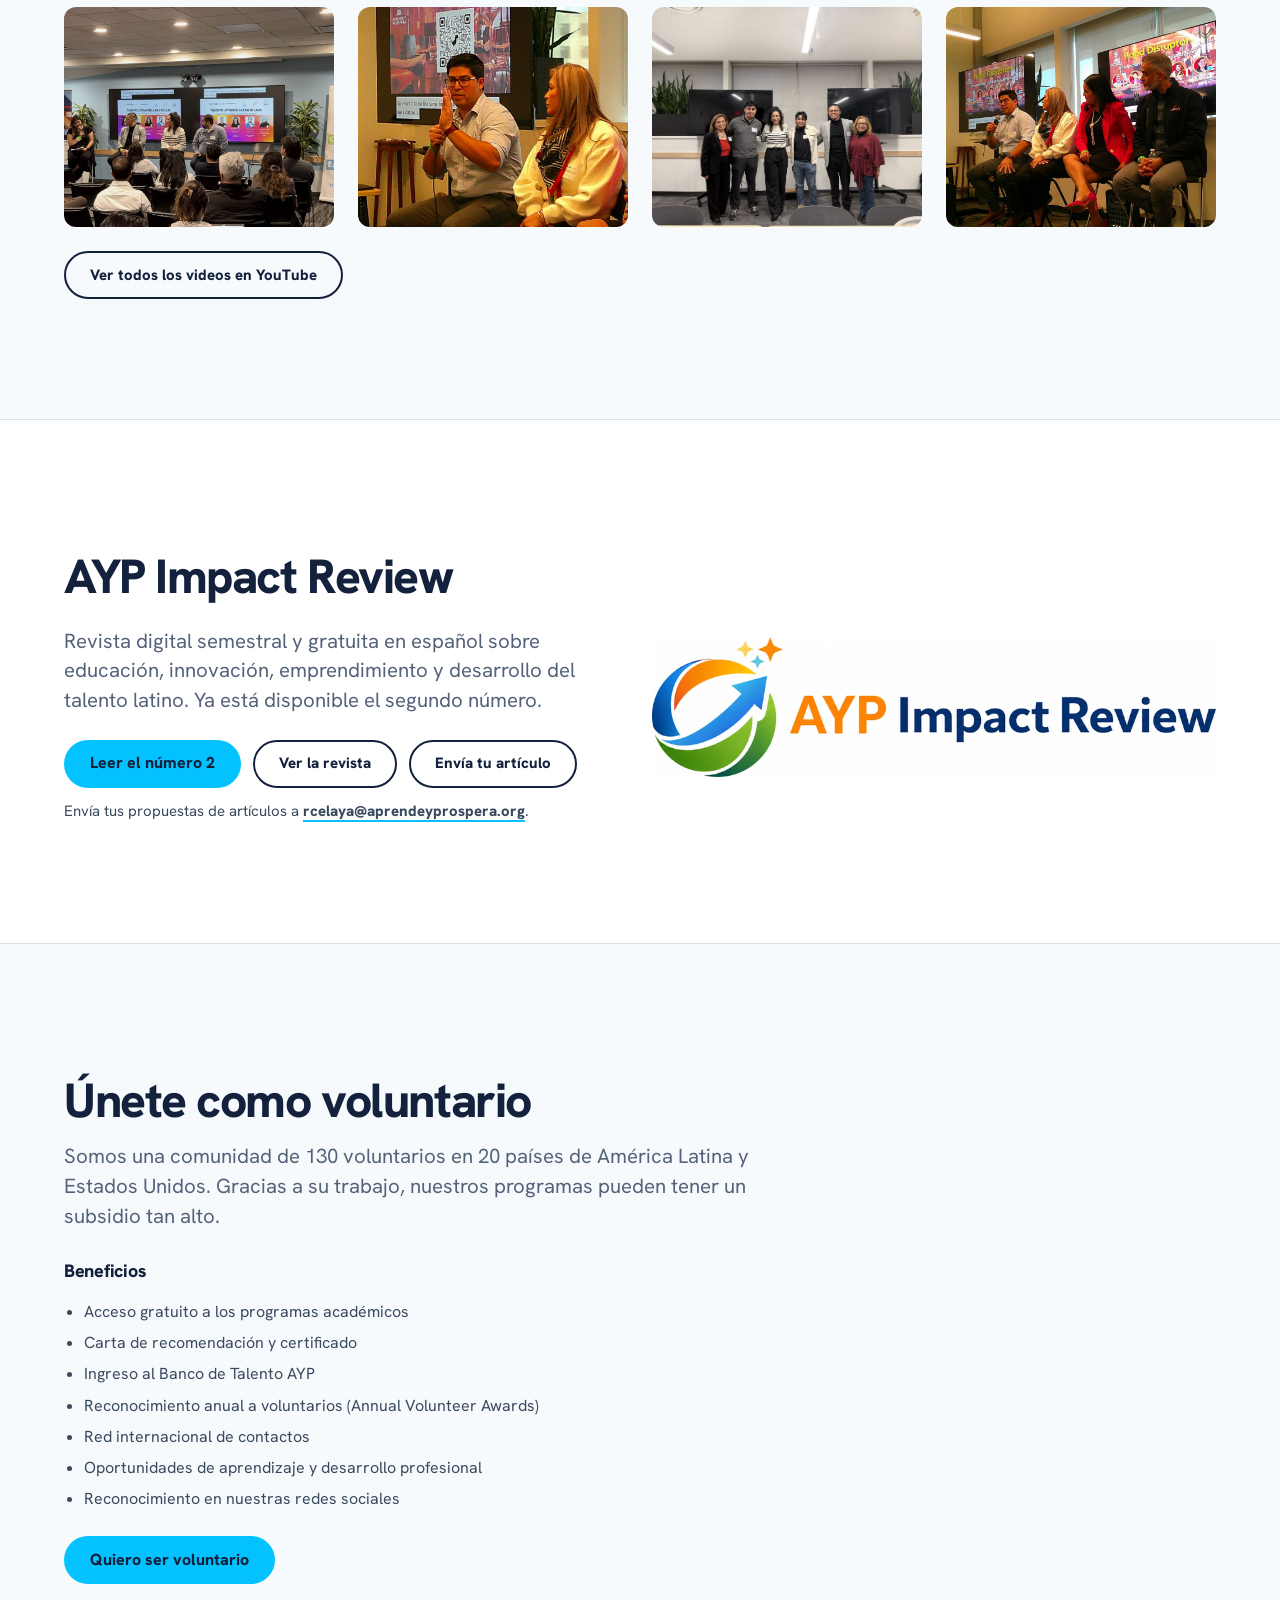
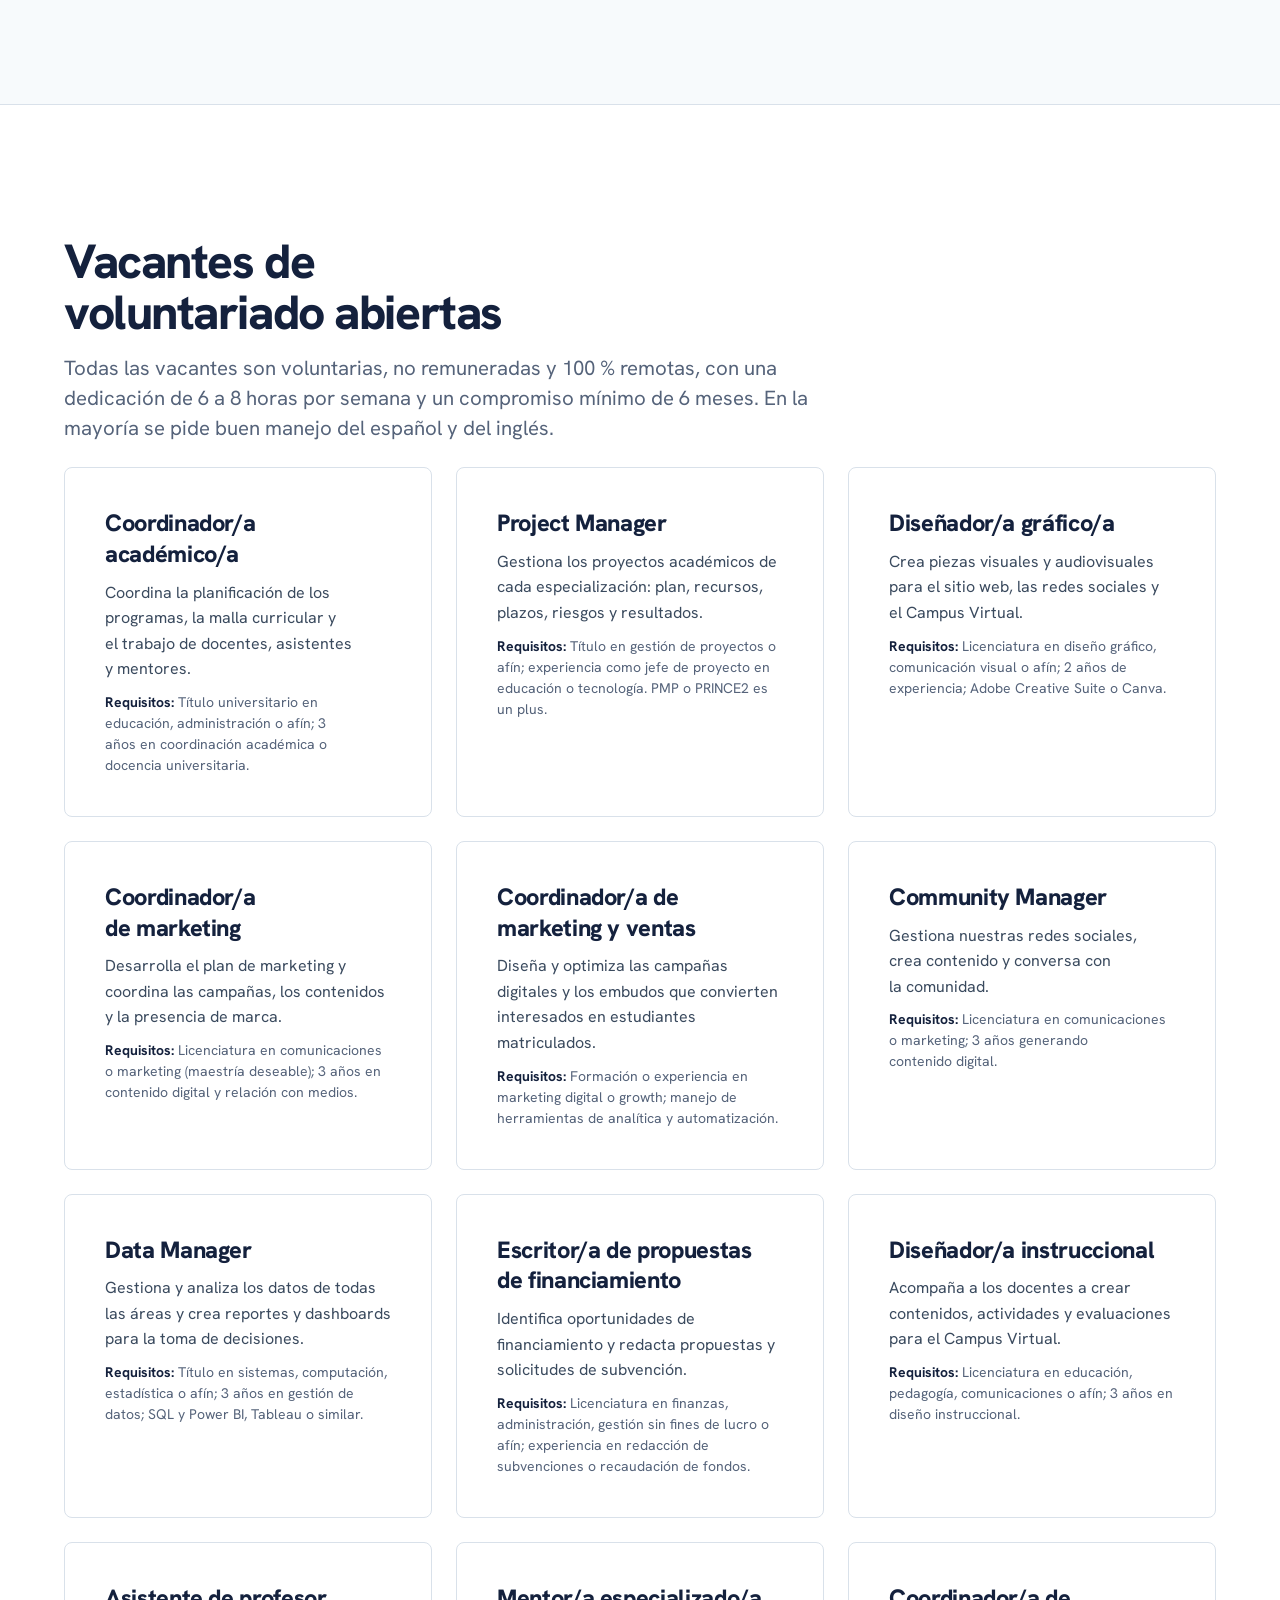
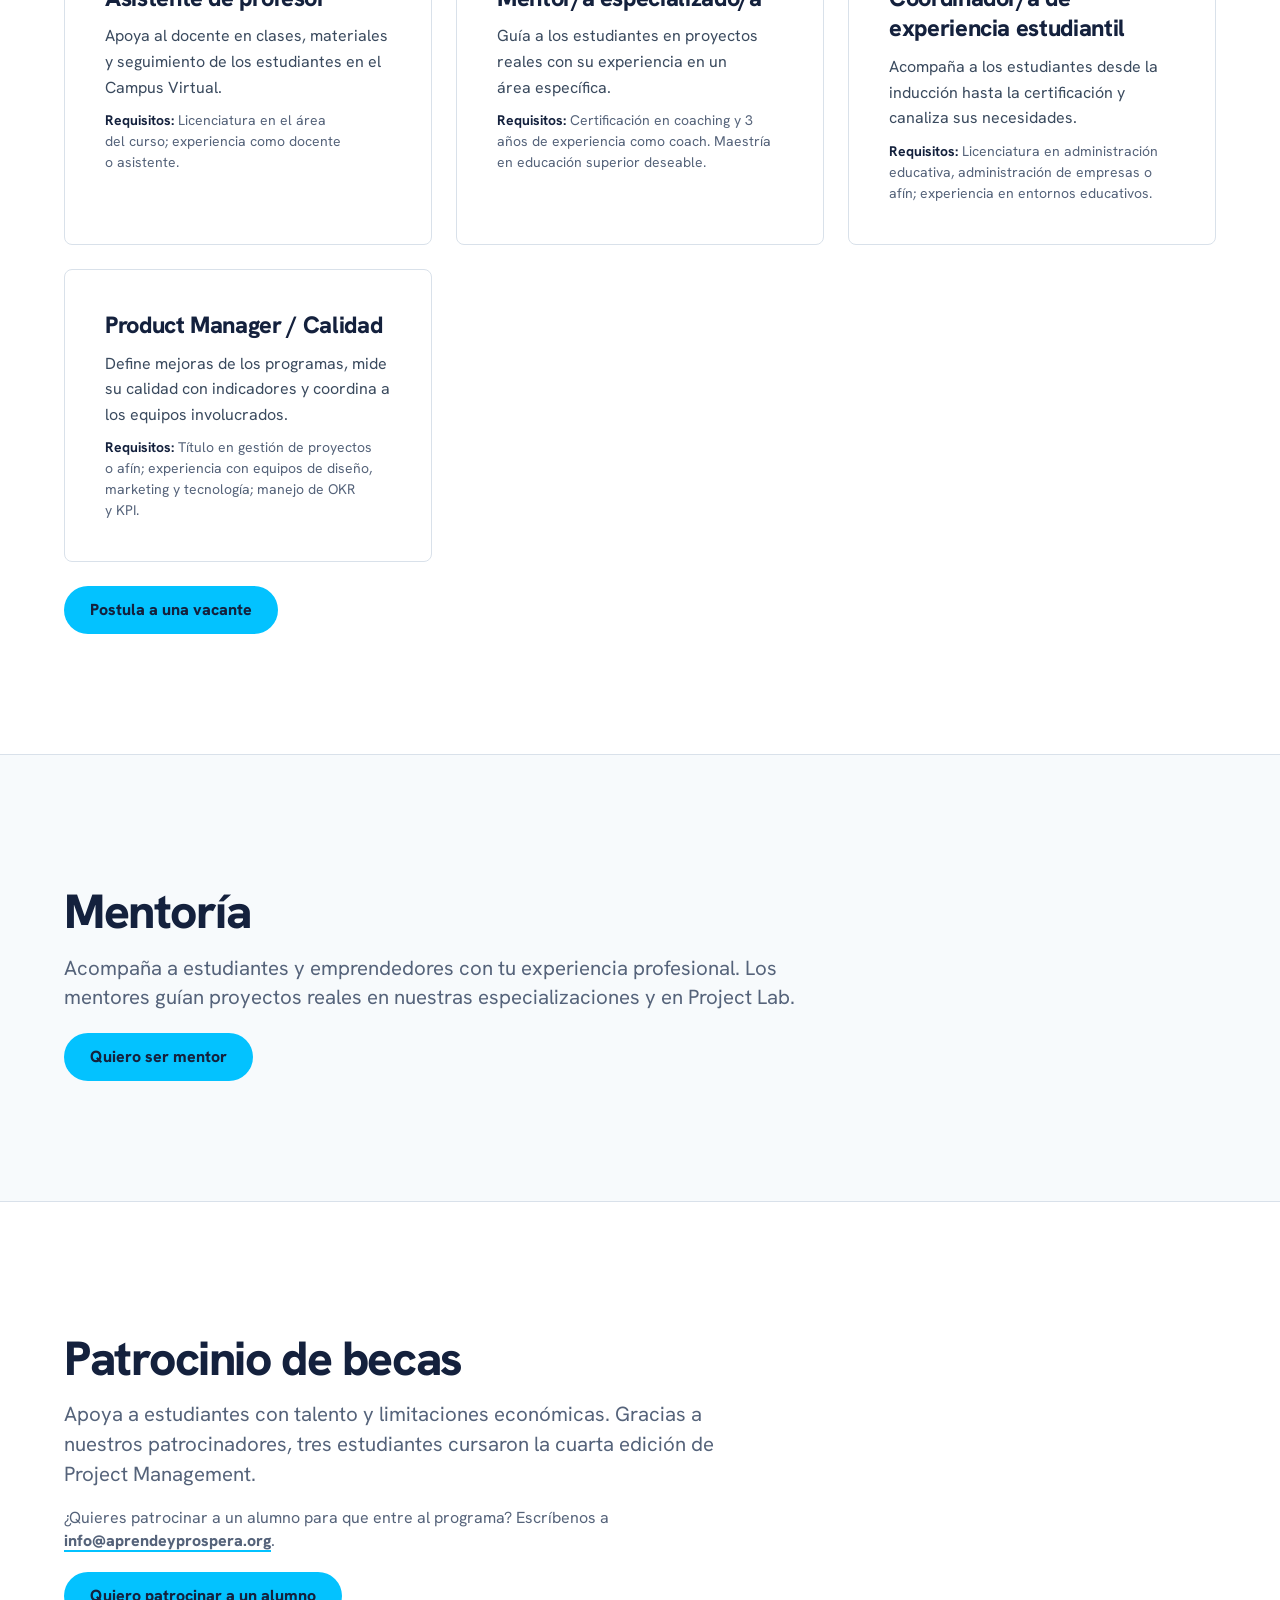
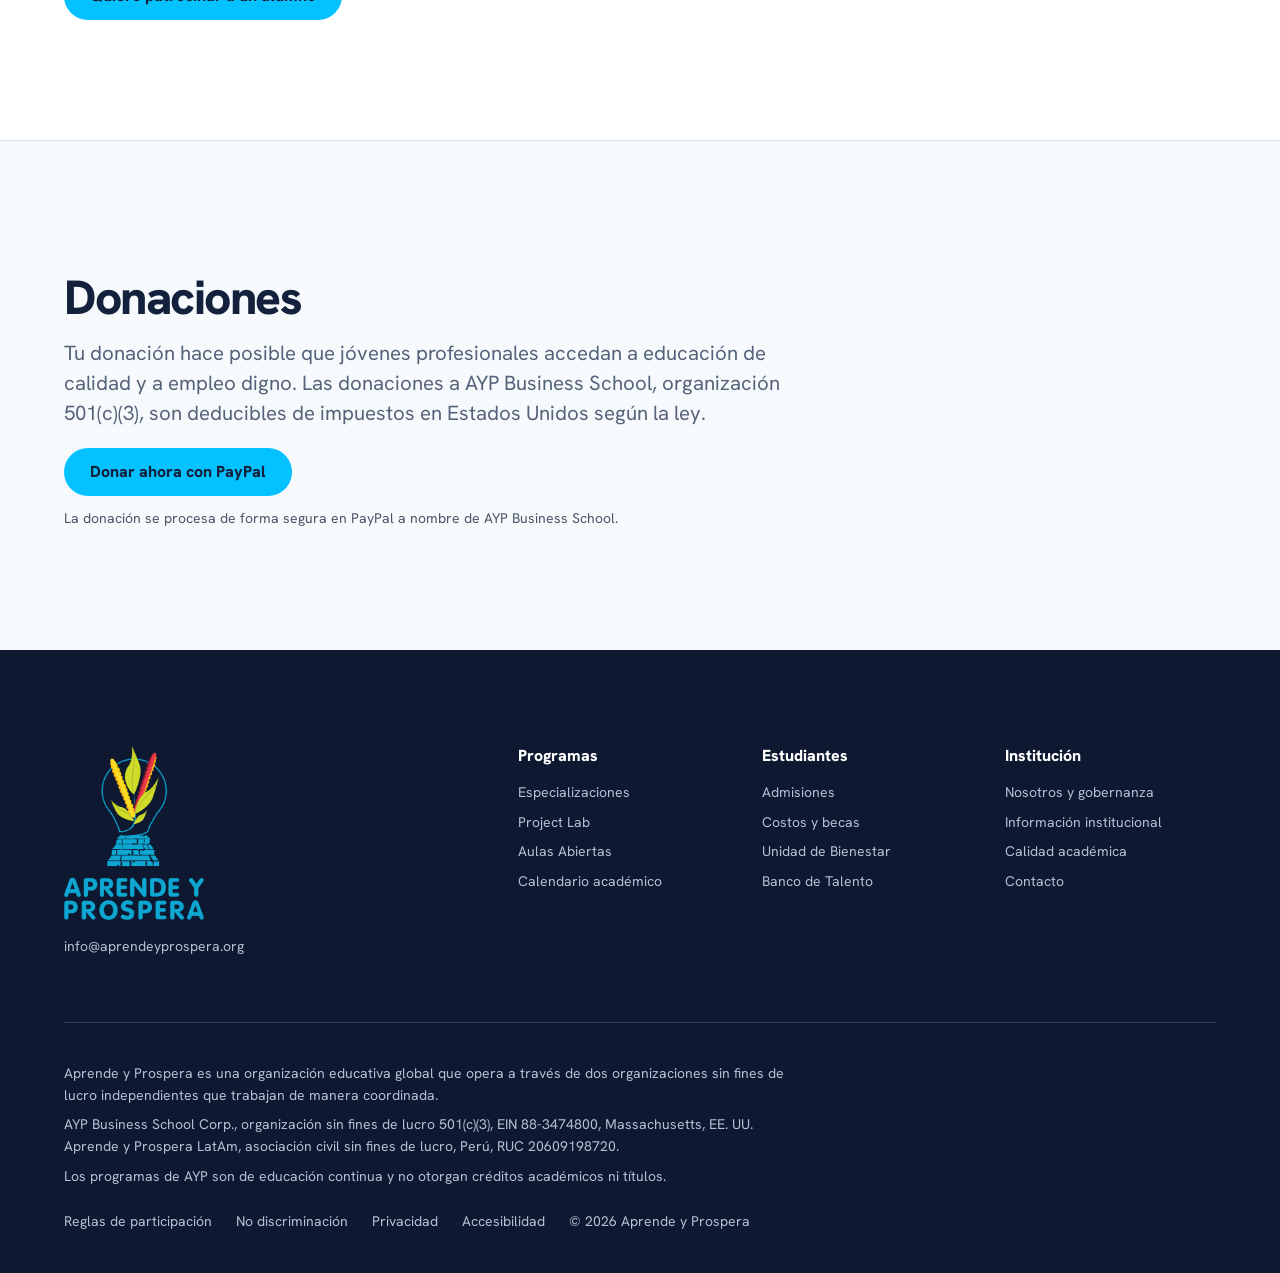
<file: comunidad.html>
<!doctype html>
<html lang="es">
<head>
<meta charset="utf-8">
<meta name="description" content="Banco de Talento, eventos, galería, AYP Impact Review, voluntariado, mentoría y donaciones: súmate a la comunidad de Aprende y Prospera.">
<meta name="viewport" content="width=device-width, initial-scale=1">
<title>Comunidad | Aprende y Prospera</title>

<link rel="preconnect" href="https://fonts.googleapis.com">
<link href="https://fonts.googleapis.com/css2?family=Hanken+Grotesk:wght@400;500;600;700;800&amp;display=swap" rel="stylesheet">
<style>
body{margin:0}
a{color:#14213D}a:hover{color:#9B1D2E}
.wrap{max-width:1200px;margin:0 auto;padding:0 32px;box-sizing:border-box}
.nav-links{display:flex;gap:28px}
.hero{display:grid;grid-template-columns:minmax(0,7fr) minmax(0,5fr);gap:56px;align-items:center}
.g2{display:grid;grid-template-columns:repeat(2,minmax(0,1fr));gap:24px}
.g3{display:grid;grid-template-columns:repeat(3,minmax(0,1fr));gap:24px}
.g4{display:grid;grid-template-columns:repeat(4,minmax(0,1fr));gap:24px}
.g6{display:grid;grid-template-columns:repeat(6,minmax(0,1fr));gap:24px}
.who{display:grid;grid-template-columns:minmax(0,5fr) minmax(0,7fr);gap:56px}
.split{display:grid;grid-template-columns:minmax(0,1fr) minmax(0,1fr);gap:24px}
.burger{display:none}
.evgrid{display:grid;grid-template-columns:repeat(3,minmax(0,1fr))}
.stats5{display:grid;grid-template-columns:repeat(5,minmax(0,1fr));gap:8px}
.stats5>div{padding:12px 10px!important}
.stats5>div>div:first-child{font-size:21px!important}
@media (max-width: 600px){.stats5{grid-template-columns:repeat(3,minmax(0,1fr))}}
.evfeat{grid-column:span 2}
@media (max-width: 900px){.evgrid{grid-template-columns:minmax(0,1fr)}.evfeat{grid-column:auto}}
.mega{display:grid;grid-template-columns:repeat(3,minmax(0,1fr)) minmax(0,1.15fr);gap:40px}
.mega a:hover{color:#9B1D2E}
.mosaic{display:grid;grid-template-columns:repeat(4,minmax(0,1fr));grid-auto-rows:200px;gap:16px}
.mosaic .big{grid-column:span 2;grid-row:span 2}
.mosaic .wide{grid-column:span 2}
.ph{background:#E3E8EF;border-radius:16px;position:relative;overflow:hidden;display:flex;align-items:center;justify-content:center}
@media (max-width: 1100px){.nav-links{display:none}.burger{display:flex}.g6{grid-template-columns:repeat(3,minmax(0,1fr))}}
@media (max-width: 900px){.mosaic{grid-template-columns:repeat(2,minmax(0,1fr))}.hero,.who,.split{grid-template-columns:minmax(0,1fr)}.g3,.g4{grid-template-columns:repeat(2,minmax(0,1fr))}.hide-sm{display:none}}
@media (max-width: 600px){.mosaic{grid-auto-rows:160px}.mosaic .big{grid-row:span 1}.wrap{padding:0 20px}.g2,.g3,.g4{grid-template-columns:minmax(0,1fr)}.g6{grid-template-columns:repeat(2,minmax(0,1fr))}.h1{font-size:40px !important}.h2{font-size:30px !important}}
.card .req{margin-top:10px;font-size:14px;line-height:1.5;color:#55637A}
.card .req b{color:#14213D}
</style>

<style>[hidden]{display:none !important} .burger{cursor:pointer}</style>

<style>
.eyebrow{margin:0;font-size:13px;font-weight:700;letter-spacing:.16em;text-transform:uppercase;color:#9B1D2E}
.sec{padding:72px 0;border-top:1px solid #E3E8EF;scroll-margin-top:72px}
.sec h2{margin:12px 0 0;font-size:36px;line-height:1.12;font-weight:800;letter-spacing:-.01em}
.lead{margin:16px 0 0;font-size:18px;line-height:1.65;color:#3A4A5E;max-width:820px}
.body p{font-size:17px;line-height:1.7;color:#3A4A5E;max-width:820px}
.card{border:1px solid #E3E8EF;border-radius:16px;padding:28px;background:#fff}
.card h3{margin:0;font-size:20px;font-weight:800;line-height:1.3}
.card p{margin:10px 0 0;font-size:16px;line-height:1.6;color:#3A4A5E}
.meta{margin:0;font-size:13px;font-weight:700;color:#4A5568}
.todo{margin-top:20px;border:1.5px dashed #E0A800;background:#FFF8DB;border-radius:12px;padding:16px 20px;font-size:15px;line-height:1.6;color:#5B4A00;max-width:820px}
.todo strong{color:#3D3100}
.chips{display:flex;flex-wrap:wrap;gap:8px;margin-top:28px}
.chips a{text-decoration:none;font-size:14px;font-weight:700;background:#fff;border:1px solid #CFE6F0;border-radius:999px;padding:8px 14px}
.chips a:hover{border-color:#03C2FF;color:#14213D}
.list{margin:16px 0 0;padding-left:20px;font-size:16px;line-height:1.7;color:#3A4A5E}
.list li{margin:4px 0}
.btn{display:inline-block;text-decoration:none;background:#03C2FF;color:#14213D;border-radius:8px;padding:13px 22px;font-weight:800;font-size:15px}
.btn2{display:inline-block;text-decoration:none;border:1.5px solid #14213D;border-radius:8px;padding:12px 22px;font-weight:700;font-size:15px}
.tbl{width:100%;border-collapse:collapse;margin-top:20px;font-size:16px}
.tbl th,.tbl td{text-align:left;padding:14px 12px;border-bottom:1px solid #E3E8EF;vertical-align:top}
.tbl th{font-size:13px;letter-spacing:.08em;text-transform:uppercase;color:#4A5568}
.person{display:flex;flex-direction:column;gap:2px;padding:14px 0;border-bottom:1px solid #EEF1F5}
.person b{font-size:16px}.person span{font-size:14px;color:#4A5568;line-height:1.45}
.prog{border-top:6px solid var(--c1)}
.prog .tag{display:inline-block;font-size:12px;font-weight:800;letter-spacing:.06em;text-transform:uppercase;background:var(--c1);color:#14213D;border-radius:999px;padding:4px 10px}
.facts{display:grid;grid-template-columns:repeat(auto-fit,minmax(170px,1fr));gap:16px;margin-top:24px}
.facts div{background:#F4F7FA;border-radius:12px;padding:16px}
.facts b{display:block;font-size:13px;color:#4A5568;font-weight:700}
.facts span{display:block;margin-top:6px;font-size:16px;font-weight:800;line-height:1.35}
details.faq{border-bottom:1px solid #E3E8EF;padding:18px 0;max-width:860px}
details.faq summary{cursor:pointer;font-size:17px;font-weight:800;list-style:none}
details.faq summary::after{content:"+";float:right;font-weight:800;color:#9B1D2E}
details.faq[open] summary::after{content:"–"}
details.faq p{margin:10px 0 0;font-size:16px;line-height:1.65;color:#3A4A5E}
@media (max-width:900px){.sec h2{font-size:30px}}
@media (max-width:600px){.tbl{font-size:15px}}
</style>
<style id="ayp-polish">
/* Pulido de acabado (Hallmark, nivel polish): mantiene el diseño, corrige detalles */
html,body{overflow-x:clip}
:where(a,button,summary,input,select,textarea):focus-visible{outline:3px solid #14213D;outline-offset:2px;box-shadow:0 0 0 5px #FFFFFF;border-radius:6px}
:where(a,button):active{transform:translateY(1px)}
h1,h2,h3,.h1,.h2{text-wrap:balance;overflow-wrap:break-word;min-width:0}
p,li{text-wrap:pretty}
p.lead,.lead{max-width:68ch}
.prog .tag,.tag{text-transform:none!important;letter-spacing:0!important;font-size:13px!important}
.prog .tag{background:#FFFFFF!important;color:#14213D!important;box-shadow:inset 0 0 0 2px var(--c1)}
.eyebrow,.tbl th,.meta,[style*="text-transform: uppercase"],[style*="text-transform:uppercase"]{text-transform:none!important;letter-spacing:0!important}
.eyebrow,[style*="text-transform: uppercase"],[style*="text-transform:uppercase"]{font-size:15px!important}
@media (min-width:901px){section .h2,section h2.h2{font-size:clamp(36px,3.4vw,46px)!important;line-height:1.1!important}}
@media (prefers-reduced-motion:reduce){*,*::before,*::after{animation:none!important;transition:none!important;scroll-behavior:auto!important}}
</style>
<style id="ayp-eventos2026">
.ev26{display:grid;grid-template-columns:minmax(0,5fr) minmax(0,7fr);gap:48px;align-items:start;margin-top:56px}
.ev26 .poster{display:block;width:100%;height:auto;border-radius:16px;box-shadow:0 1px 2px rgba(20,33,61,.08)}
.ev26 h3{margin:8px 0 0;font-size:28px;line-height:1.2}
.ev26 .sub{margin:6px 0 0;font-size:18px;color:#3A4A5E}
.ev26 dl{display:grid;grid-template-columns:max-content 1fr;gap:8px 20px;margin:20px 0 0;font-size:16px;line-height:1.5}
.ev26 dt{font-weight:800;color:#14213D}.ev26 dd{margin:0;color:#3A4A5E}
.slots{display:grid;grid-template-columns:repeat(2,minmax(0,1fr));gap:12px;margin-top:20px}
.slots .slot:first-child{grid-column:1/-1;aspect-ratio:16/9}
.slot{aspect-ratio:4/3;border:2px dashed #B8C4D3;border-radius:12px;background:#F5F7FA;display:flex;align-items:center;justify-content:center;text-align:center;font-size:14px;color:#4A5568;padding:8px}
.slot img{width:100%;height:100%;object-fit:cover;border-radius:10px}
@media (max-width:900px){.ev26{grid-template-columns:minmax(0,1fr);gap:24px}.slots{grid-template-columns:repeat(2,minmax(0,1fr))}}
</style>
<link rel="stylesheet" href="ayp-ds.css">
<link rel="alternate" hreflang="es" href="comunidad.html">
<link rel="alternate" hreflang="en" href="en/community.html">
</head>
<body>

<div style="font-family: 'Hanken Grotesk', system-ui, sans-serif; color: #14213D; background: #FFFFFF; width: 100%">

<header class="nav night">
  <div class="container">
    <a class="brand" href="index.html"><img src="logo-horizontal.png" alt="Aprende y Prospera" width="141" height="50"></a>
    <nav class="nav-links" aria-label="Principal">
      <a href="nosotros.html">Nosotros</a>
      <a href="programas.html">Programas</a>
      <a href="admisiones.html">Admisiones</a>
      <a href="comunidad.html">Comunidad</a>
    </nav>
    <div class="nav-util">
      <a href="https://virtual.aprendeyprospera.org">Campus Virtual</a>
      <a href="https://bancodetalento-ayp.softr.app/">Banco de Talento</a>
      <p class="lang" aria-label="Idioma"><span aria-current="true">ES</span> <a href="en/community.html" lang="en" hreflang="en">EN</a></p>
      <a class="btn btn-primary" href="https://www.paypal.com/ncp/payment/AY6MTS8NQ4TKE">Dona</a>
    </div>
    <details class="menu">
      <summary>Menú</summary>
      <div class="menu-panel">
        <a href="en/community.html" lang="en" hreflang="en">English</a>
        <a href="nosotros.html">Nosotros</a>
        <a href="programas.html">Programas</a>
        <a href="admisiones.html">Admisiones</a>
        <a href="comunidad.html">Comunidad</a>
        <a href="https://virtual.aprendeyprospera.org">Campus Virtual</a>
        <a href="https://bancodetalento-ayp.softr.app/">Banco de Talento</a>
        <a href="https://www.paypal.com/ncp/payment/AY6MTS8NQ4TKE">Dona</a>
      </div>
    </details>
  </div>
</header>


<section class="phero night">
<div class="wrap"><div class="hero" style="align-items:stretch">
<div>
<p style="margin:0;font-size:14px;color:#4A5568"><a href="index.html" style="color:#4A5568">Inicio</a> <span aria-hidden="true">/</span> Comunidad</p>
<h1 class="h1" style="margin:16px 0 0;font-size:52px;line-height:1.06;font-weight:800;letter-spacing:-.02em">Una comunidad que empodera talento emergente latino</h1>
<p class="lead" style="font-size:19px">Egresados, docentes, voluntarios, aliados y donantes de América Latina y Estados Unidos. Conoce cómo conectarte, aprender con nosotros y apoyar nuestra misión.</p>
<nav class="chips" aria-label="En esta página"><a href="#banco-talento">Banco de Talento</a><a href="#exalumnos">Red de exalumnos</a><a href="#eventos">Eventos</a><a href="#galeria">Galería y videos</a><a href="#revista">AYP Impact Review</a><a href="#voluntariado">Voluntariado</a><a href="#vacantes">Vacantes abiertas</a><a href="#mentoria">Mentoría</a><a href="#patrocinio">Patrocinio de becas</a><a href="#donaciones">Donaciones</a></nav>
</div><div><img src="fotos/talento-latino-ia-publico.jpg" alt="Público del evento Talento Latino en la Era de la IA" style="display:block;width:100%;height:100%;min-height:260px;object-fit:cover;border-radius:16px"></div>
</div></div>
</section>
<section id="banco-talento" class="sec"><div class="wrap">
<h2>Banco de Talento</h2>
<div class="g2" style="margin-top:24px;align-items:start"><article class="card" style=""><h3>Para egresados</h3><p>Ingresa con tu cuenta para ver ofertas laborales, eventos para exalumnos y actividades de desarrollo profesional.</p><a class="btn" style="margin-top:16px" href="https://bancodetalento-ayp.softr.app/" target="_blank" rel="noopener">Ingresar al Banco de Talento</a></article><article class="card" style=""><h3>Para empresas y organizaciones</h3><p>Las empresas y organizaciones interesadas en contratar a nuestros egresados, recibir practicantes, proponer retos para nuestras especializaciones, ser mentores, participar como panelistas en nuestros Foros Virtuales o patrocinar becas pueden solicitar ser <strong>empresas aliadas</strong>. AYP revisa cada solicitud y, una vez aprobada, la empresa accede al portal para publicar oportunidades y conocer el talento.</p><div style="display:flex;flex-wrap:wrap;gap:10px;margin-top:16px"><a class="btn" href="https://bancodetalento-ayp.softr.app/empresas" target="_blank" rel="noopener">Solicita ser empresa aliada</a></div></article></div>
</div></section>
<section id="exalumnos" class="sec" style="background:#F7FAFC"><div class="wrap">
<h2>Red de exalumnos</h2>
<p class="lead">Nuestros egresados siguen conectados a través de encuentros sociales, actividades de desarrollo profesional y oportunidades para volver como mentores, docentes o voluntarios.</p><div class="todo"><strong>Por completar:</strong> próximas actividades para exalumnos e historias de éxito (con autorización de cada persona).</div>
</div></section>
<section id="eventos" class="sec"><div class="wrap">
<h2>Eventos</h2>
<div class="g3" style="margin-top:24px;align-items:start"><article class="card" style=""><p class="meta">En línea</p><h3 style="margin-top:8px">Foros Virtuales</h3><p>Cada tercer miércoles del mes, expertos internacionales en innovación, tecnología, negocios y desarrollo personal. En vivo por Facebook, YouTube y LinkedIn. Llevamos 70 foros desde 2020.</p><p style="margin-top:12px"><a class="link" href="https://forosayp.softr.app/foros-virtuales#registro" target="_blank" rel="noopener">Regístrate al próximo foro</a></p></article><article class="card" style=""><p class="meta">Presencial, Cambridge, MA</p><h3 style="margin-top:8px">Disruptor Series</h3><p>Paneles y talleres donde la innovación y la tecnología se encuentran con distintas industrias, en Venture Café Cambridge, con transmisión en vivo.</p></article><article class="card" style=""><p class="meta">Clases magistrales</p><h3 style="margin-top:8px">AYP Master Class</h3><p>Líderes globales comparten estrategia, mercados y transformación con las nuevas generaciones.</p></article></div><div class="card" style="margin-top:24px;border-top:6px solid #03C2FF"><p class="meta">Próximo foro: miércoles 16 de diciembre, 7:00 p.m. (Boston), por Zoom</p><h3 style="margin-top:8px">Foro Virtual 71</h3><p>Ecosistemas de Innovación EdTech: Modelos de Escalabilidad y Alianzas Estratégicas en LatAm.</p><a class="btn" style="margin-top:16px" href="https://forosayp.softr.app/foros-virtuales#registro" target="_blank" rel="noopener">Regístrate gratis</a></div><div class="todo"><strong>Por completar:</strong> calendario público de eventos (por ejemplo, Google Calendar) para mantener esta agenda al día.</div>
</div></section>
<section id="eventos-2026" class="sec" style="background:#F7FAFC"><div class="wrap">
<h2>Nuestros eventos de 2026</h2>
<p class="lead" style="margin-top:12px">Este año salimos a encontrarnos en persona con la comunidad, además de nuestros foros virtuales.</p>

<article class="ev26">
<img class="poster" src="fotos/poster-cultura-community.jpg" alt="Póster de Where Cultura Meets Community, Hispanic Heritage Month Mixer, miércoles 16 de septiembre de 2026 en Sunset Cantina, Boston" loading="lazy">
<div>
<p class="meta">Evento colaborativo, Mes de la Herencia Hispana</p>
<h3>Where Cultura Meets Community</h3>
<p class="sub">Hispanic Heritage Month Mixer</p>
<p style="margin:16px 0 0;font-size:17px;line-height:1.6;color:#3A4A5E;max-width:60ch">Un encuentro abierto y gratuito, organizado en colaboración por varias organizaciones, entre ellas Latinas in Tech Boston, para celebrar la cultura latina y conectar con la comunidad profesional de Boston.</p>
<dl>
<dt>Fecha</dt><dd>Miércoles 16 de septiembre de 2026, de 6 a 8 p.m.</dd>
<dt>Lugar</dt><dd>Sunset Cantina, 916 Commonwealth Ave., Boston, MA</dd>
<dt>En colaboración con</dt><dd>Latinas in Tech Boston, IBM, SHPE, Cafecito &amp; Chisme y LaFamilia Foundation</dd>
</dl>
</div>
</article>

<article class="ev26">
<img class="poster" src="fotos/poster-talento-latino-ia-es.jpg" alt="Póster del panel Talento Latino en la Era de la IA: habilidades, liderazgo y el futuro del trabajo, jueves 15 de octubre en Venture Café Cambridge, con Claudia Díaz, José Castro, Claritza N. Abreu, Andrés Hincapié y Ana Sofía Camacho" loading="lazy">
<div>
<p class="meta">Panel, Venture Café Cambridge</p>
<h3>Talento Latino en la Era de la IA</h3>
<p class="sub">Habilidades, liderazgo y el futuro del trabajo</p>
<dl>
<dt>Fecha</dt><dd>Jueves 15 de octubre de 2026, de 5 a 6 p.m.</dd>
<dt>Lugar</dt><dd>One Broadway, 5.º piso, Cambridge, MA</dd>
<dt>Con</dt><dd>ALPFA Boston y SHPE Boston Professional</dd>
<dt>Panelistas</dt><dd>Claudia Díaz (ALPFA Boston), José Castro (EforAll), Claritza N. Abreu (Google), Andrés Hincapié (Roads Consulting) y Ana Sofía Camacho (Target, SHPE Boston)</dd>
</dl>
<a class="btn2" style="margin-top:24px" href="#galeria">Ver fotos del evento</a>
</div>
</article>

<article class="ev26">
<img class="poster" src="fotos/poster-noche-latina-2.jpg" alt="Póster de Latin Night, sábado 24 de octubre de 6 a 11 p.m. en ZUMIX, East Boston, con DJ Johnny Giraldo y cuatro cantantes" loading="lazy">
<div>
<p class="meta">Nuestra primera fiesta de recaudación de fondos</p>
<h3>Noche Latina</h3>
<p class="sub">A Night of Music, Movement &amp; Flavors from Across Latin America</p>
<p style="margin:16px 0 0;font-size:17px;line-height:1.6;color:#3A4A5E;max-width:60ch">Una noche de baile, talento y sabores de América Latina. Cuatro cantantes nos hicieron disfrutar de su voz y bailar, junto a DJ Johnny Giraldo y una clase de salsa para principiantes.</p>
<dl>
<dt>Fecha</dt><dd>Sábado 24 de octubre de 2026, de 6 a 11 p.m.</dd>
<dt>Lugar</dt><dd>ZUMIX, 260 Sumner St., East Boston, MA</dd>
</dl>
<div class="slots" aria-label="Fotos de la Noche Latina">
<div class="slot" style="padding:0;border:0"><img src="fotos/noche-latina-1.jpg" alt="Foto grupal de la comunidad de Aprende y Prospera en la Noche Latina, en ZUMIX" loading="lazy" style="object-position:center"></div><div class="slot" style="padding:0;border:0"><img src="fotos/noche-latina-2.jpg" alt="Asistentes celebrando en la pista de baile de la Noche Latina" loading="lazy" style="object-position:center"></div><div class="slot" style="padding:0;border:0"><img src="fotos/noche-latina-3.jpg" alt="Asistentes sonriendo juntas en la Noche Latina" loading="lazy" style="object-position:center 40%"></div>
</div>
</div>
</article>


<article class="ev26">
<img class="poster" src="fotos/poster-foro70-en.jpg" alt="Póster del 70.º Foro Virtual: Beyond Fundraising, miércoles 18 de noviembre a las 7:30 p.m. (Boston), por Zoom" loading="lazy">
<div>
<p class="meta">Foro reciente, por Zoom</p>
<h3>Foro Virtual 70: Más allá del fundraising</h3>
<p class="sub">Estrategias para el desarrollo y la sostenibilidad de las organizaciones sin fines de lucro</p>
<dl>
<dt>Fecha</dt><dd>Miércoles 18 de noviembre de 2026, 7:30 p.m. (Boston)</dd>
<dt>Ponentes</dt><dd>Dr. Roberto Celaya y Dra. Dolores Calaf</dd>
<dt>Conducción</dt><dd>María Laura Molina Castillo</dd>
<dt>Moderación</dt><dd>Isis García</dd>
</dl>
</div>
</article>
</div></section>
<section id="galeria" class="sec" style="background:#F7FAFC"><div class="wrap">
<h2>Galería y videos</h2>
<h3 style="margin:28px 0 0;font-size:18px;font-weight:800">Videos</h3><div class="g4" style="margin-top:14px"><a href="https://youtu.be/j59_FJiQcCw" target="_blank" rel="noopener" style="text-decoration:none;display:block"><img src="fotos/video-gamificar.jpg" alt="Portada del video Más allá del juego. ¿Qué es realmente gamificar?" style="display:block;width:100%;aspect-ratio:16/9;object-fit:cover;object-position:50% 0;border-radius:12px"><span style="display:block;margin-top:10px;font-size:16px;font-weight:800;line-height:1.35">Más allá del juego. ¿Qué es realmente gamificar?</span></a><a href="https://youtu.be/b_iaJjGS-BI" target="_blank" rel="noopener" style="text-decoration:none;display:block"><img src="fotos/video-foro69.jpg" alt="Portada del video Foro 69: IA: de la medicina humana a la medicina inteligente" style="display:block;width:100%;aspect-ratio:16/9;object-fit:cover;object-position:50% 0;border-radius:12px"><span style="display:block;margin-top:10px;font-size:16px;font-weight:800;line-height:1.35">Foro 69: IA: de la medicina humana a la medicina inteligente</span></a><a href="https://www.youtube.com/live/1nQIuruBWZk" target="_blank" rel="noopener" style="text-decoration:none;display:block"><img src="fotos/video-masterclass-iagen.jpg" alt="Portada del video Master Class: IA generativa como aliada en el diseño instruccional" style="display:block;width:100%;aspect-ratio:16/9;object-fit:cover;object-position:50% 0;border-radius:12px"><span style="display:block;margin-top:10px;font-size:16px;font-weight:800;line-height:1.35">Master Class: IA generativa como aliada en el diseño instruccional</span></a><a href="https://www.youtube.com/live/OWSU6dnNVS8" target="_blank" rel="noopener" style="text-decoration:none;display:block"><img src="fotos/video-masterclass1.jpg" alt="Portada del video Master Class 1: Gaming, TikTok y cambio climático" style="display:block;width:100%;aspect-ratio:16/9;object-fit:cover;object-position:50% 0;border-radius:12px"><span style="display:block;margin-top:10px;font-size:16px;font-weight:800;line-height:1.35">Master Class 1: Gaming, TikTok y cambio climático</span></a></div><h3 style="margin:36px 0 0;font-size:18px;font-weight:800">Fotos</h3><div class="g4" style="margin-top:14px"><img src="fotos/talento-latino-ia-panel.jpg" alt="Panel de Talento Latino en la Era de la IA" style="display:block;width:100%;height:220px;object-fit:cover;border-radius:12px"><img src="fotos/disruptor-panelistas.jpg" alt="Panelistas de Food Disruptors" style="display:block;width:100%;height:220px;object-fit:cover;border-radius:12px"><img src="fotos/talento-latino-ia-equipo.jpg" alt="Equipo de Aprende y Prospera en Cambridge" style="display:block;width:100%;height:220px;object-fit:cover;border-radius:12px"><img src="fotos/disruptor-food-panel.jpg" alt="Panel Food Disruptors en Venture Café" style="display:block;width:100%;height:220px;object-fit:cover;border-radius:12px"></div><a class="btn2" style="margin-top:24px" href="https://www.youtube.com/@aprendeyprosperalatam3778" target="_blank" rel="noopener">Ver todos los videos en YouTube</a><div class="todo"><strong>Por completar:</strong> álbum completo de fotos (Google Fotos o similar) y confirmar la autorización de las personas que aparecen.</div>
</div></section>
<section id="revista" class="sec"><div class="wrap">
<h2>AYP Impact Review</h2>
<div class="split" style="margin-top:24px;align-items:center"><div><p class="lead" style="margin-top:0">Revista digital semestral y gratuita en español sobre educación, innovación, emprendimiento y desarrollo del talento latino. Ya está disponible el segundo número.</p><div style="display:flex;flex-wrap:wrap;gap:12px;margin-top:24px"><a class="btn" href="https://ayp-business-school.github.io/ayp-impact-review/lector-n2.html" target="_blank" rel="noopener">Leer el número 2</a><a class="btn2" href="https://ayp-business-school.github.io/ayp-impact-review/" target="_blank" rel="noopener">Ver la revista</a><a class="btn2" href="mailto:rcelaya@aprendeyprospera.org?subject=Art%C3%ADculo%20para%20AYP%20Impact%20Review">Envía tu artículo</a></div></div><div><img src="impact-review.png" alt="AYP Impact Review" style="display:block;max-width:100%;max-height:200px;margin:0 auto"></div></div><p style="margin-top:12px;font-size:15px;color:#3A4A5E">Envía tus propuestas de artículos a <a class="link" href="mailto:rcelaya@aprendeyprospera.org">rcelaya@aprendeyprospera.org</a>.</p>
</div></section>
<section id="voluntariado" class="sec" style="background:#F7FAFC"><div class="wrap">
<h2>Únete como voluntario</h2>
<p class="lead">Somos una comunidad de 130 voluntarios en 20 países de América Latina y Estados Unidos. Gracias a su trabajo, nuestros programas pueden tener un subsidio tan alto.</p><h3 style="margin:28px 0 0;font-size:18px;font-weight:800">Beneficios</h3><ul class="list"><li>Acceso gratuito a los programas académicos</li><li>Carta de recomendación y certificado</li><li>Ingreso al Banco de Talento AYP</li><li>Reconocimiento anual a voluntarios (Annual Volunteer Awards)</li><li>Red internacional de contactos</li><li>Oportunidades de aprendizaje y desarrollo profesional</li><li>Reconocimiento en nuestras redes sociales</li></ul><a class="btn" style="margin-top:20px" href="https://forms.gle/B8tHivjyqyVbopAV6" target="_blank" rel="noopener">Quiero ser voluntario</a>
</div></section>
<section id="vacantes" class="sec"><div class="wrap">
<h2>Vacantes de voluntariado abiertas</h2>
<p class="lead">Todas las vacantes son voluntarias, no remuneradas y 100&nbsp;% remotas, con una dedicación de 6 a 8 horas por semana y un compromiso mínimo de 6 meses. En la mayoría se pide buen manejo del español y del inglés.</p>
<div class="g3" style="margin-top:24px"><article class="card" style=""><h3>Coordinador/a académico/a</h3><p>Coordina la planificación de los programas, la malla curricular y el trabajo de docentes, asistentes y mentores.</p><p class="req"><b>Requisitos:</b> Título universitario en educación, administración o afín; 3 años en coordinación académica o docencia universitaria.</p></article><article class="card" style=""><h3>Project Manager</h3><p>Gestiona los proyectos académicos de cada especialización: plan, recursos, plazos, riesgos y resultados.</p><p class="req"><b>Requisitos:</b> Título en gestión de proyectos o afín; experiencia como jefe de proyecto en educación o tecnología. PMP o PRINCE2 es un plus.</p></article><article class="card" style=""><h3>Diseñador/a gráfico/a</h3><p>Crea piezas visuales y audiovisuales para el sitio web, las redes sociales y el Campus Virtual.</p><p class="req"><b>Requisitos:</b> Licenciatura en diseño gráfico, comunicación visual o afín; 2 años de experiencia; Adobe Creative Suite o Canva.</p></article><article class="card" style=""><h3>Coordinador/a de marketing</h3><p>Desarrolla el plan de marketing y coordina las campañas, los contenidos y la presencia de marca.</p><p class="req"><b>Requisitos:</b> Licenciatura en comunicaciones o marketing (maestría deseable); 3 años en contenido digital y relación con medios.</p></article><article class="card" style=""><h3>Coordinador/a de marketing y ventas</h3><p>Diseña y optimiza las campañas digitales y los embudos que convierten interesados en estudiantes matriculados.</p><p class="req"><b>Requisitos:</b> Formación o experiencia en marketing digital o growth; manejo de herramientas de analítica y automatización.</p></article><article class="card" style=""><h3>Community Manager</h3><p>Gestiona nuestras redes sociales, crea contenido y conversa con la comunidad.</p><p class="req"><b>Requisitos:</b> Licenciatura en comunicaciones o marketing; 3 años generando contenido digital.</p></article><article class="card" style=""><h3>Data Manager</h3><p>Gestiona y analiza los datos de todas las áreas y crea reportes y dashboards para la toma de decisiones.</p><p class="req"><b>Requisitos:</b> Título en sistemas, computación, estadística o afín; 3 años en gestión de datos; SQL y Power BI, Tableau o similar.</p></article><article class="card" style=""><h3>Escritor/a de propuestas de financiamiento</h3><p>Identifica oportunidades de financiamiento y redacta propuestas y solicitudes de subvención.</p><p class="req"><b>Requisitos:</b> Licenciatura en finanzas, administración, gestión sin fines de lucro o afín; experiencia en redacción de subvenciones o recaudación de fondos.</p></article><article class="card" style=""><h3>Diseñador/a instruccional</h3><p>Acompaña a los docentes a crear contenidos, actividades y evaluaciones para el Campus Virtual.</p><p class="req"><b>Requisitos:</b> Licenciatura en educación, pedagogía, comunicaciones o afín; 3 años en diseño instruccional.</p></article><article class="card" style=""><h3>Asistente de profesor</h3><p>Apoya al docente en clases, materiales y seguimiento de los estudiantes en el Campus Virtual.</p><p class="req"><b>Requisitos:</b> Licenciatura en el área del curso; experiencia como docente o asistente.</p></article><article class="card" style=""><h3>Mentor/a especializado/a</h3><p>Guía a los estudiantes en proyectos reales con su experiencia en un área específica.</p><p class="req"><b>Requisitos:</b> Certificación en coaching y 3 años de experiencia como coach. Maestría en educación superior deseable.</p></article><article class="card" style=""><h3>Coordinador/a de experiencia estudiantil</h3><p>Acompaña a los estudiantes desde la inducción hasta la certificación y canaliza sus necesidades.</p><p class="req"><b>Requisitos:</b> Licenciatura en administración educativa, administración de empresas o afín; experiencia en entornos educativos.</p></article><article class="card" style=""><h3>Product Manager / Calidad</h3><p>Define mejoras de los programas, mide su calidad con indicadores y coordina a los equipos involucrados.</p><p class="req"><b>Requisitos:</b> Título en gestión de proyectos o afín; experiencia con equipos de diseño, marketing y tecnología; manejo de OKR y KPI.</p></article></div><a class="btn" style="margin-top:24px" href="https://forms.gle/B8tHivjyqyVbopAV6" target="_blank" rel="noopener">Postula a una vacante</a>
</div></section>
<section id="mentoria" class="sec" style="background:#F7FAFC"><div class="wrap">
<h2>Mentoría</h2>
<p class="lead">Acompaña a estudiantes y emprendedores con tu experiencia profesional. Los mentores guían proyectos reales en nuestras especializaciones y en Project Lab.</p><a class="btn" style="margin-top:20px" href="https://forms.gle/A6XjFCbQRbX25tJ6A" target="_blank" rel="noopener">Quiero ser mentor</a>
</div></section>
<section id="patrocinio" class="sec"><div class="wrap">
<h2>Patrocinio de becas</h2>
<p class="lead">Apoya a estudiantes con talento y limitaciones económicas. Gracias a nuestros patrocinadores, tres estudiantes cursaron la cuarta edición de Project Management.</p><p class="lead" style="font-size:16px">¿Quieres patrocinar a un alumno para que entre al programa? Escríbenos a <a class="link" href="mailto:info@aprendeyprospera.org?subject=Patrocinio%20de%20becas">info@aprendeyprospera.org</a>.</p><a class="btn" style="margin-top:20px" href="mailto:info@aprendeyprospera.org?subject=Patrocinio%20de%20becas">Quiero patrocinar a un alumno</a>
</div></section>
<section id="donaciones" class="sec" style="background:#F7FAFC"><div class="wrap">
<h2>Donaciones</h2>
<p class="lead">Tu donación hace posible que jóvenes profesionales accedan a educación de calidad y a empleo digno. Las donaciones a AYP Business School, organización 501(c)(3), son deducibles de impuestos en Estados Unidos según la ley.</p><a class="btn" style="margin-top:20px" href="https://www.paypal.com/ncp/payment/AY6MTS8NQ4TKE" target="_blank" rel="noopener">Donar ahora con PayPal</a><p style="margin:12px 0 0;font-size:14px;color:#4A5568">La donación se procesa de forma segura en PayPal a nombre de AYP Business School.</p>
</div></section>
<footer class="footer night">
  <div class="container">
    <div class="footer-top">
      <div><img src="logo-ayp.png" alt="Aprende y Prospera" width="140" height="174"><p style="margin-top:var(--space-md)"><a href="mailto:info@aprendeyprospera.org">info@aprendeyprospera.org</a></p></div>
      <div><h3>Programas</h3><ul><li><a href="programas.html">Especializaciones</a></li><li><a href="programas.html#project-lab">Project Lab</a></li><li><a href="programas.html#aulas-abiertas">Aulas Abiertas</a></li><li><a href="admisiones.html#calendario">Calendario académico</a></li></ul></div>
      <div><h3>Estudiantes</h3><ul><li><a href="admisiones.html">Admisiones</a></li><li><a href="admisiones.html#costos">Costos y becas</a></li><li><a href="admisiones.html#bienestar">Unidad de Bienestar</a></li><li><a href="https://bancodetalento-ayp.softr.app/">Banco de Talento</a></li></ul></div>
      <div><h3>Institución</h3><ul><li><a href="nosotros.html">Nosotros y gobernanza</a></li><li><a href="institucional.html">Información institucional</a></li><li><a href="institucional.html#calidad">Calidad académica</a></li><li><a href="institucional.html#contacto">Contacto</a></li></ul></div>
    </div>
    <div class="legal">
      <p>Aprende y Prospera es una organización educativa global que opera a través de dos organizaciones sin fines de lucro independientes que trabajan de manera coordinada.</p>
      <p>AYP Business School Corp., organización sin fines de lucro 501(c)(3), EIN 88-3474800, Massachusetts, EE. UU. Aprende y Prospera LatAm, asociación civil sin fines de lucro, Perú, RUC 20609198720.</p>
      <p>Los programas de AYP son de educación continua y no otorgan créditos académicos ni títulos.</p>
      <div class="legal-links"><a href="institucional.html#reglas">Reglas de participación</a><a href="institucional.html#no-discriminacion">No discriminación</a><a href="institucional.html#privacidad">Privacidad</a><a href="institucional.html#accesibilidad">Accesibilidad</a><span>© 2026 Aprende y Prospera</span></div>
    </div>
  </div>
</footer>
</div>

<script>
(function(){
var btns=[].slice.call(document.querySelectorAll('[data-menu]'));
function closeAll(except){btns.forEach(function(b){if(b!==except){b.setAttribute('aria-expanded','false');b.style.background='transparent';var p=document.getElementById('menu-'+b.dataset.menu);if(p)p.hidden=true;}});}
btns.forEach(function(b){b.addEventListener('click',function(e){e.stopPropagation();var p=document.getElementById('menu-'+b.dataset.menu);var open=p.hidden;closeAll(b);p.hidden=!open;b.setAttribute('aria-expanded',String(open));b.style.background=open?'#EAF8FD':'transparent';});});
document.addEventListener('click',function(e){if(!e.target.closest('.megapanel'))closeAll();});
document.addEventListener('keydown',function(e){if(e.key==='Escape')closeAll();});
// mobile menu
var burger=document.querySelector('.burger');var mm=document.getElementById('mobile-menu');
if(burger&&mm){burger.addEventListener('click',function(e){e.stopPropagation();mm.hidden=!mm.hidden;burger.setAttribute('aria-expanded',String(!mm.hidden));});}
// language toggle note

})();
</script>
</body>
</html>
</file>
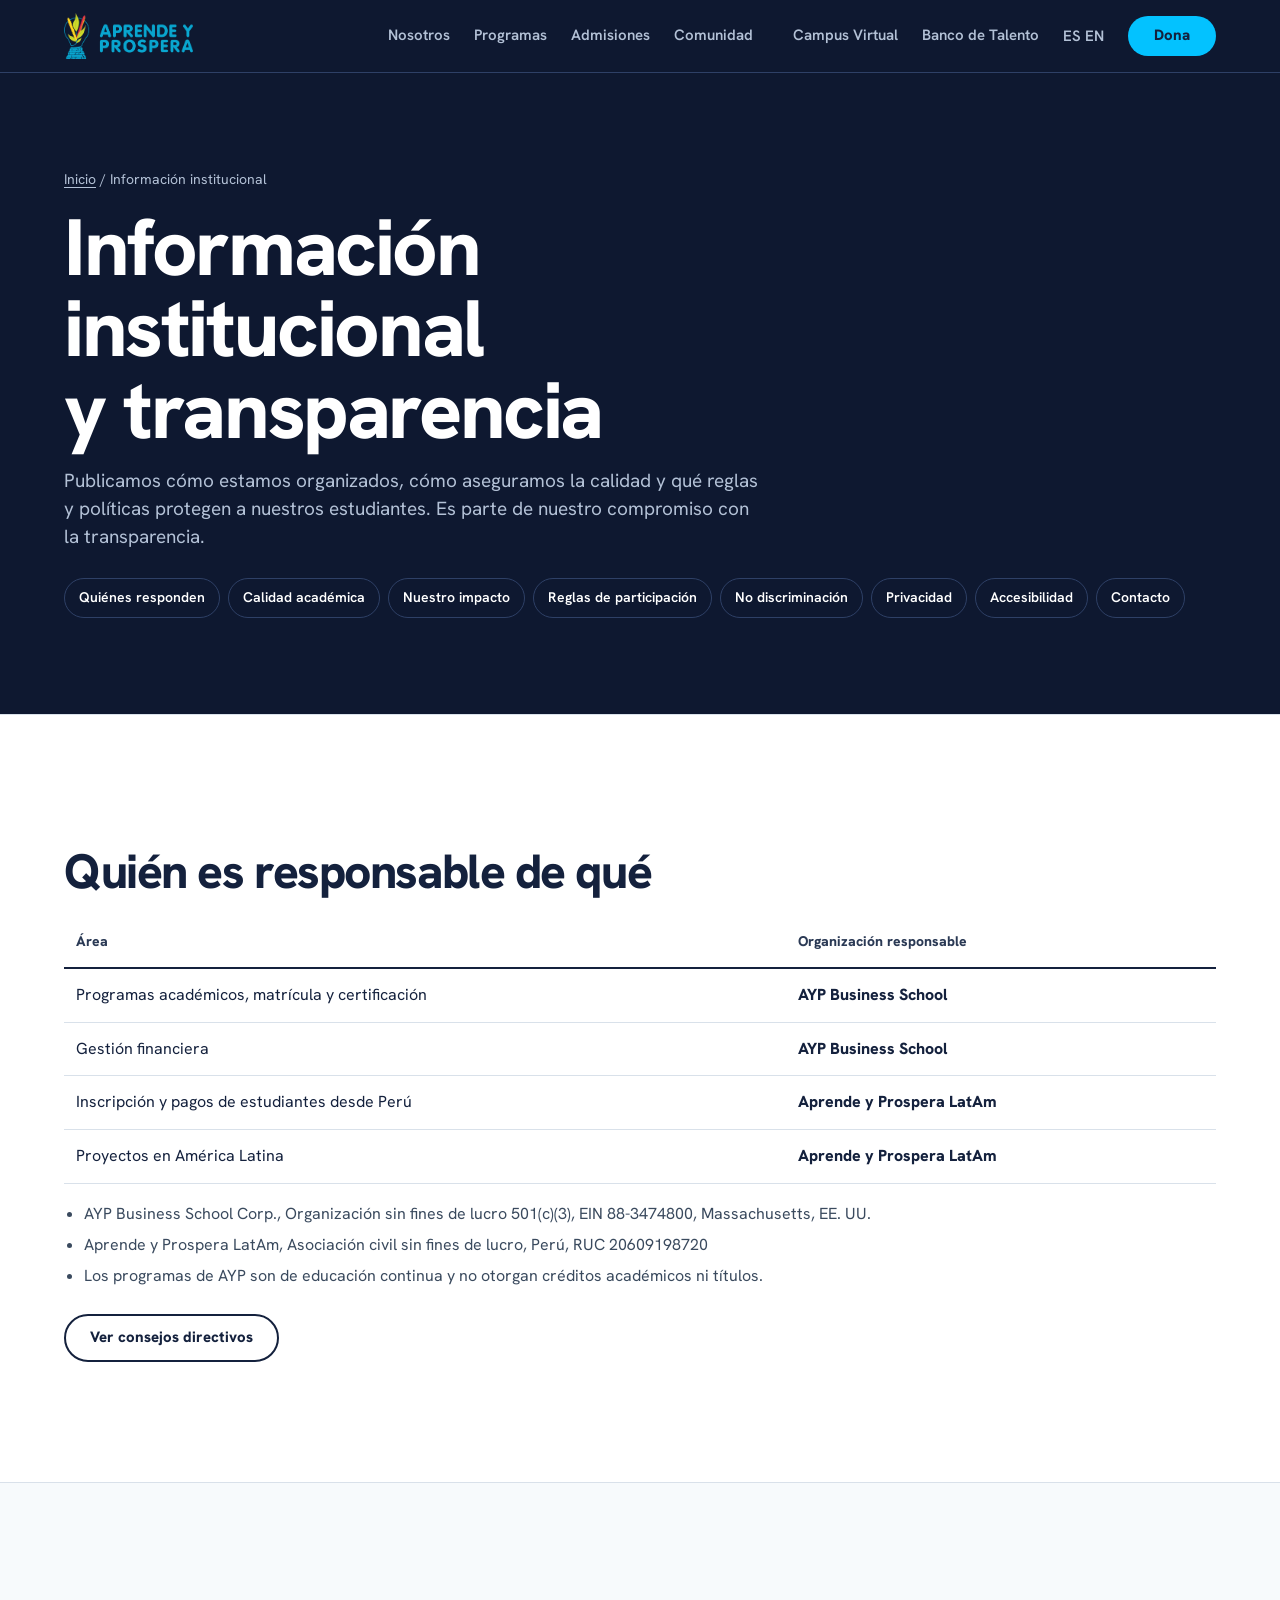
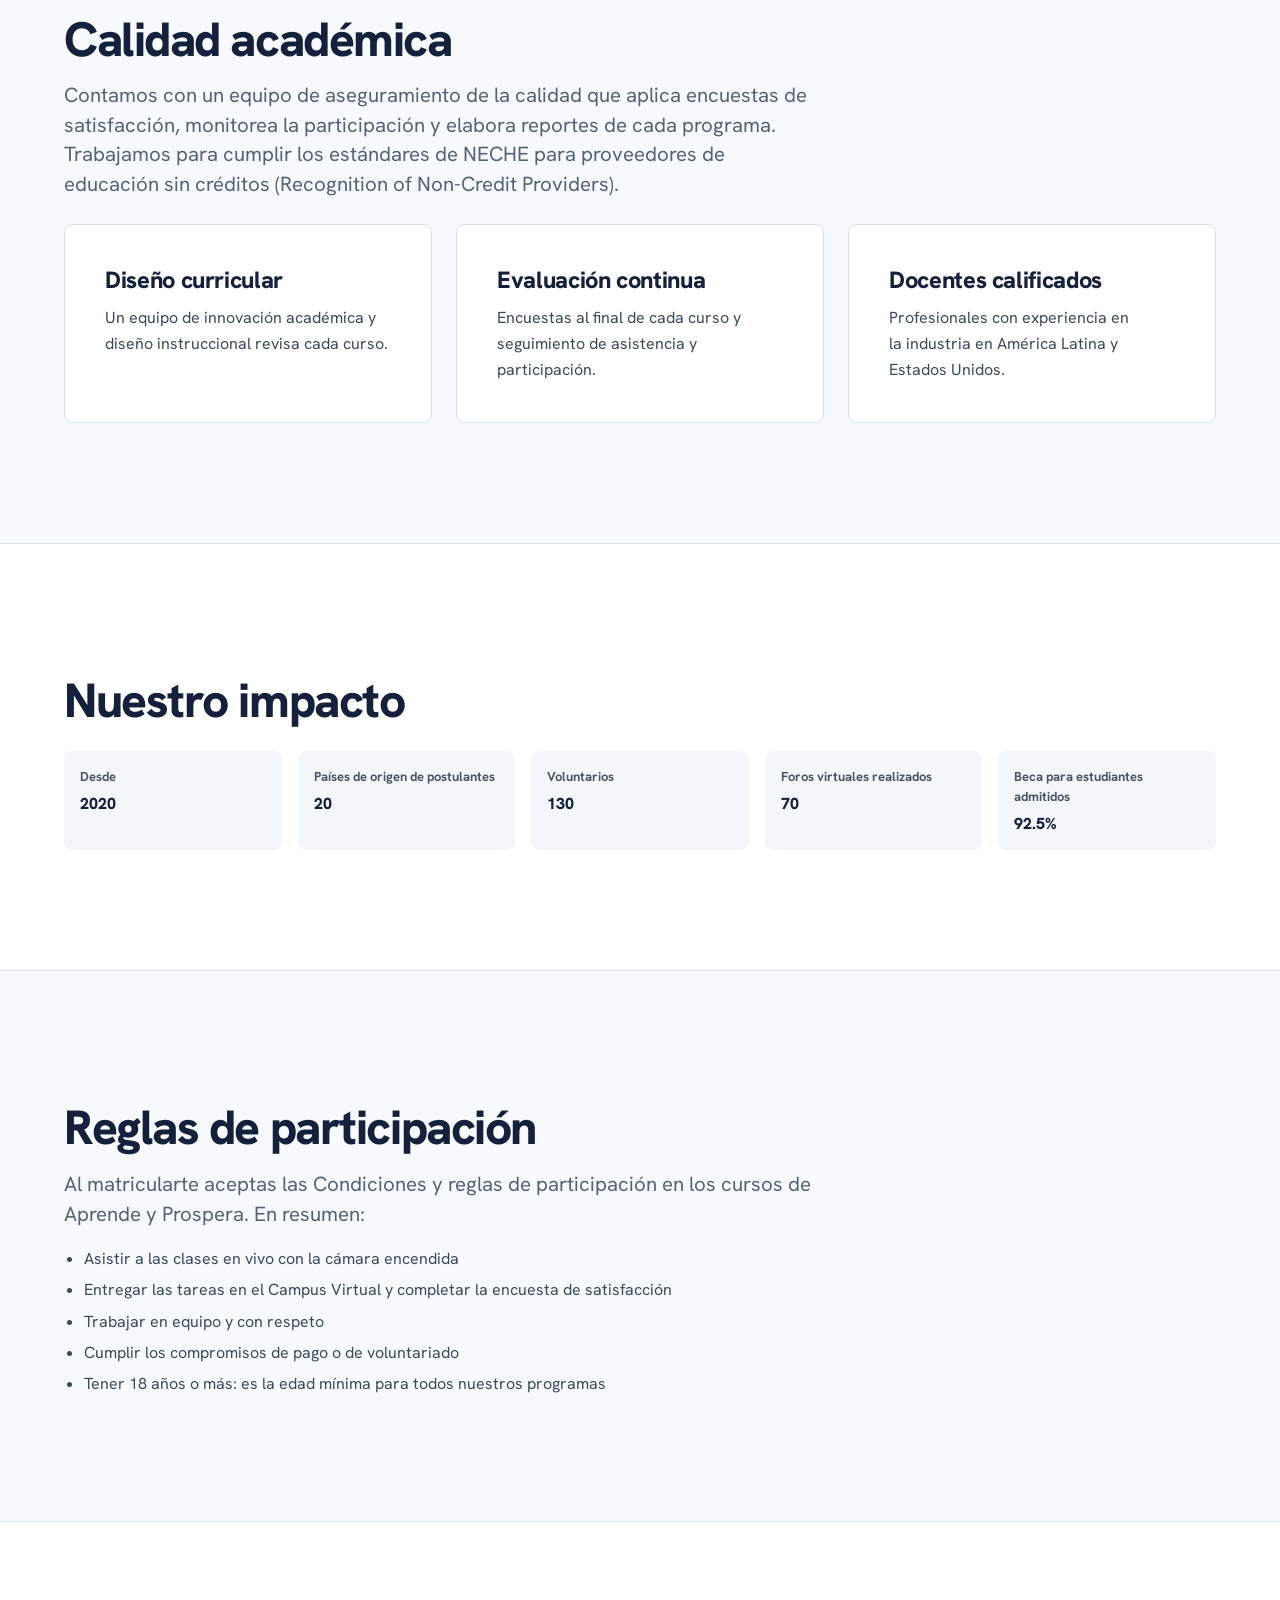
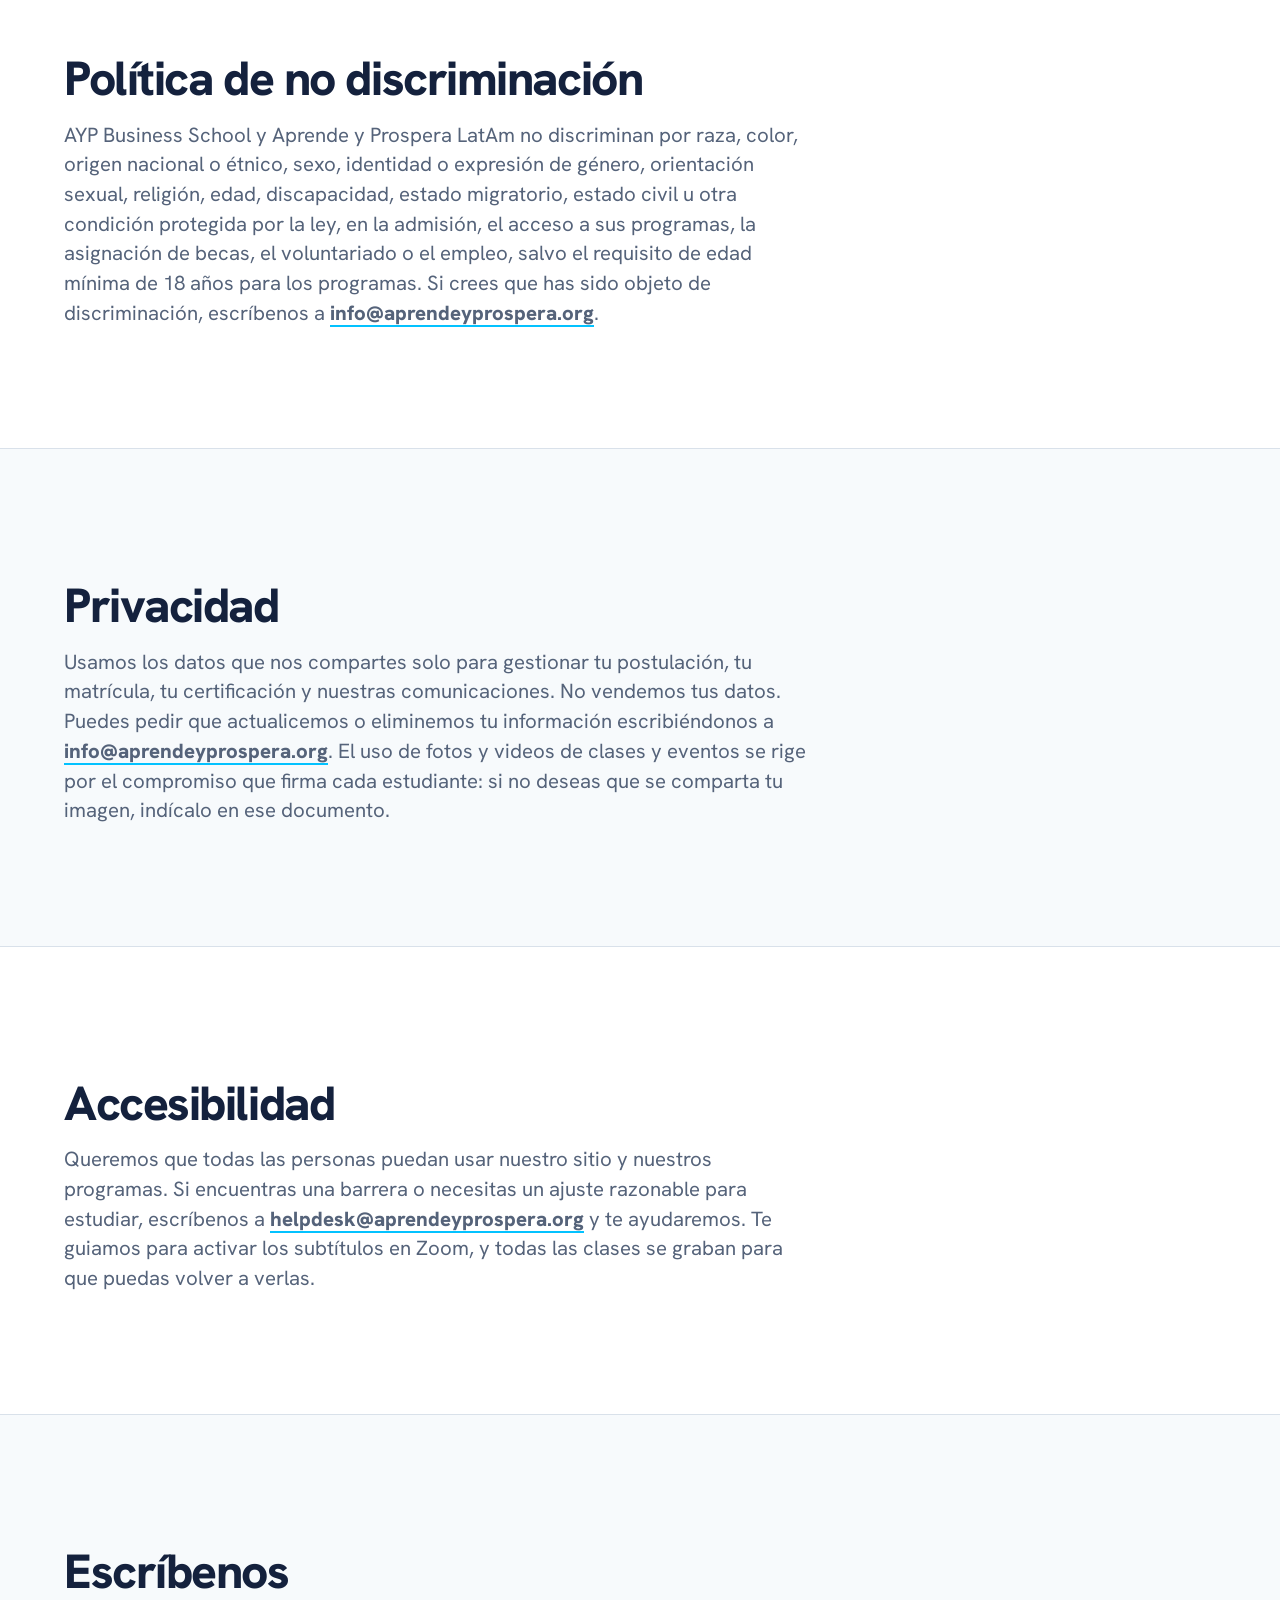
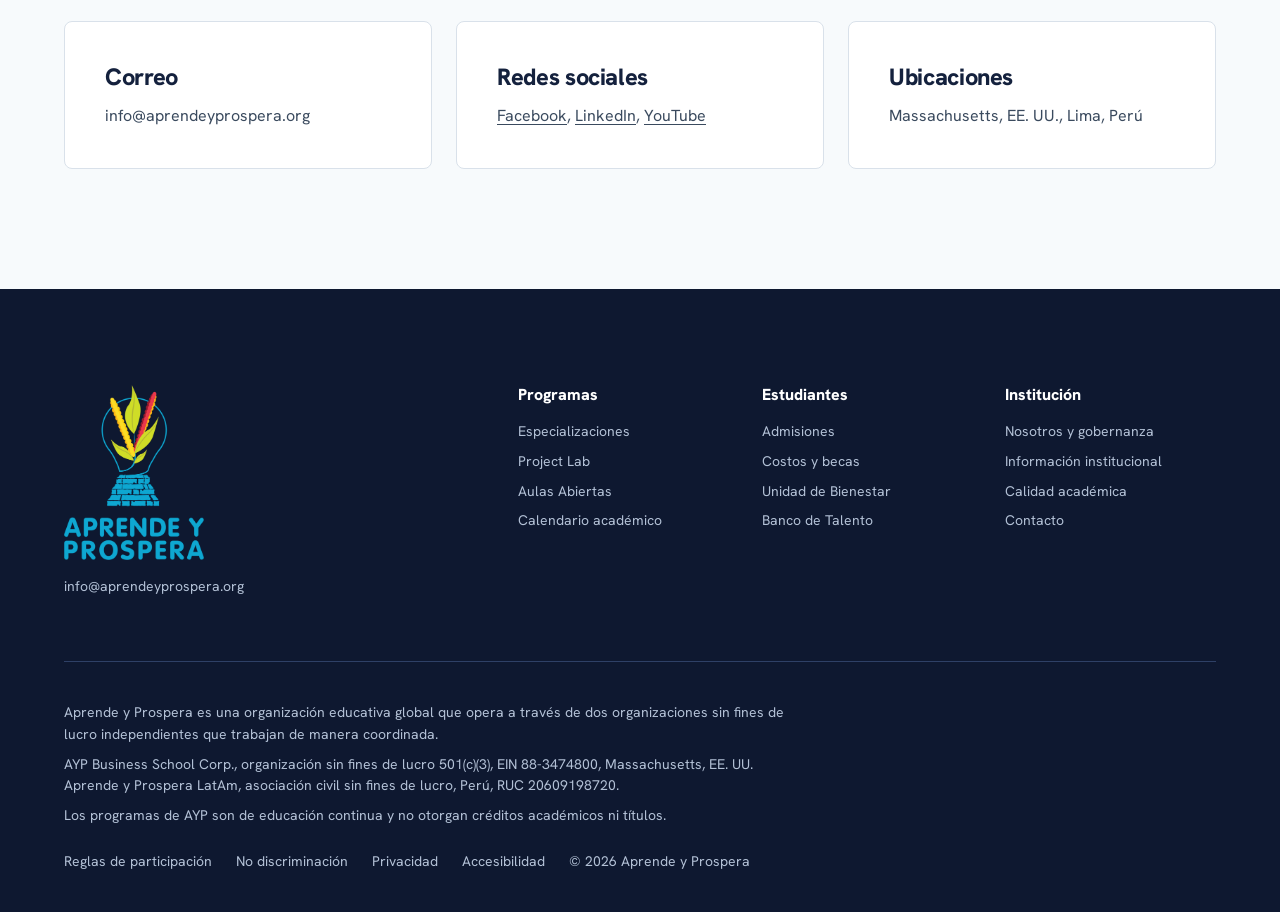
<file: institucional.html>
<!doctype html>
<html lang="es">
<head>
<meta charset="utf-8">
<meta name="description" content="Transparencia, calidad académica, impacto, políticas y contacto de AYP Business School y Aprende y Prospera LatAm.">
<meta name="viewport" content="width=device-width, initial-scale=1">
<title>Información institucional | Aprende y Prospera</title>

<link rel="preconnect" href="https://fonts.googleapis.com">
<link href="https://fonts.googleapis.com/css2?family=Hanken+Grotesk:wght@400;500;600;700;800&amp;display=swap" rel="stylesheet">
<style>
body{margin:0}
a{color:#14213D}a:hover{color:#9B1D2E}
.wrap{max-width:1200px;margin:0 auto;padding:0 32px;box-sizing:border-box}
.nav-links{display:flex;gap:28px}
.hero{display:grid;grid-template-columns:minmax(0,7fr) minmax(0,5fr);gap:56px;align-items:center}
.g2{display:grid;grid-template-columns:repeat(2,minmax(0,1fr));gap:24px}
.g3{display:grid;grid-template-columns:repeat(3,minmax(0,1fr));gap:24px}
.g4{display:grid;grid-template-columns:repeat(4,minmax(0,1fr));gap:24px}
.g6{display:grid;grid-template-columns:repeat(6,minmax(0,1fr));gap:24px}
.who{display:grid;grid-template-columns:minmax(0,5fr) minmax(0,7fr);gap:56px}
.split{display:grid;grid-template-columns:minmax(0,1fr) minmax(0,1fr);gap:24px}
.burger{display:none}
.evgrid{display:grid;grid-template-columns:repeat(3,minmax(0,1fr))}
.stats5{display:grid;grid-template-columns:repeat(5,minmax(0,1fr));gap:8px}
.stats5>div{padding:12px 10px!important}
.stats5>div>div:first-child{font-size:21px!important}
@media (max-width: 600px){.stats5{grid-template-columns:repeat(3,minmax(0,1fr))}}
.evfeat{grid-column:span 2}
@media (max-width: 900px){.evgrid{grid-template-columns:minmax(0,1fr)}.evfeat{grid-column:auto}}
.mega{display:grid;grid-template-columns:repeat(3,minmax(0,1fr)) minmax(0,1.15fr);gap:40px}
.mega a:hover{color:#9B1D2E}
.mosaic{display:grid;grid-template-columns:repeat(4,minmax(0,1fr));grid-auto-rows:200px;gap:16px}
.mosaic .big{grid-column:span 2;grid-row:span 2}
.mosaic .wide{grid-column:span 2}
.ph{background:#E3E8EF;border-radius:16px;position:relative;overflow:hidden;display:flex;align-items:center;justify-content:center}
@media (max-width: 1100px){.nav-links{display:none}.burger{display:flex}.g6{grid-template-columns:repeat(3,minmax(0,1fr))}}
@media (max-width: 900px){.mosaic{grid-template-columns:repeat(2,minmax(0,1fr))}.hero,.who,.split{grid-template-columns:minmax(0,1fr)}.g3,.g4{grid-template-columns:repeat(2,minmax(0,1fr))}.hide-sm{display:none}}
@media (max-width: 600px){.mosaic{grid-auto-rows:160px}.mosaic .big{grid-row:span 1}.wrap{padding:0 20px}.g2,.g3,.g4{grid-template-columns:minmax(0,1fr)}.g6{grid-template-columns:repeat(2,minmax(0,1fr))}.h1{font-size:40px !important}.h2{font-size:30px !important}}
</style>

<style>[hidden]{display:none !important} .burger{cursor:pointer}</style>

<style>
.eyebrow{margin:0;font-size:13px;font-weight:700;letter-spacing:.16em;text-transform:uppercase;color:#9B1D2E}
.sec{padding:72px 0;border-top:1px solid #E3E8EF;scroll-margin-top:72px}
.sec h2{margin:12px 0 0;font-size:36px;line-height:1.12;font-weight:800;letter-spacing:-.01em}
.lead{margin:16px 0 0;font-size:18px;line-height:1.65;color:#3A4A5E;max-width:820px}
.body p{font-size:17px;line-height:1.7;color:#3A4A5E;max-width:820px}
.card{border:1px solid #E3E8EF;border-radius:16px;padding:28px;background:#fff}
.card h3{margin:0;font-size:20px;font-weight:800;line-height:1.3}
.card p{margin:10px 0 0;font-size:16px;line-height:1.6;color:#3A4A5E}
.meta{margin:0;font-size:13px;font-weight:700;color:#4A5568}
.todo{margin-top:20px;border:1.5px dashed #E0A800;background:#FFF8DB;border-radius:12px;padding:16px 20px;font-size:15px;line-height:1.6;color:#5B4A00;max-width:820px}
.todo strong{color:#3D3100}
.chips{display:flex;flex-wrap:wrap;gap:8px;margin-top:28px}
.chips a{text-decoration:none;font-size:14px;font-weight:700;background:#fff;border:1px solid #CFE6F0;border-radius:999px;padding:8px 14px}
.chips a:hover{border-color:#03C2FF;color:#14213D}
.list{margin:16px 0 0;padding-left:20px;font-size:16px;line-height:1.7;color:#3A4A5E}
.list li{margin:4px 0}
.btn{display:inline-block;text-decoration:none;background:#03C2FF;color:#14213D;border-radius:8px;padding:13px 22px;font-weight:800;font-size:15px}
.btn2{display:inline-block;text-decoration:none;border:1.5px solid #14213D;border-radius:8px;padding:12px 22px;font-weight:700;font-size:15px}
.tbl{width:100%;border-collapse:collapse;margin-top:20px;font-size:16px}
.tbl th,.tbl td{text-align:left;padding:14px 12px;border-bottom:1px solid #E3E8EF;vertical-align:top}
.tbl th{font-size:13px;letter-spacing:.08em;text-transform:uppercase;color:#4A5568}
.person{display:flex;flex-direction:column;gap:2px;padding:14px 0;border-bottom:1px solid #EEF1F5}
.person b{font-size:16px}.person span{font-size:14px;color:#4A5568;line-height:1.45}
.prog{border-top:6px solid var(--c1)}
.prog .tag{display:inline-block;font-size:12px;font-weight:800;letter-spacing:.06em;text-transform:uppercase;background:var(--c1);color:#14213D;border-radius:999px;padding:4px 10px}
.facts{display:grid;grid-template-columns:repeat(auto-fit,minmax(170px,1fr));gap:16px;margin-top:24px}
.facts div{background:#F4F7FA;border-radius:12px;padding:16px}
.facts b{display:block;font-size:13px;color:#4A5568;font-weight:700}
.facts span{display:block;margin-top:6px;font-size:16px;font-weight:800;line-height:1.35}
details.faq{border-bottom:1px solid #E3E8EF;padding:18px 0;max-width:860px}
details.faq summary{cursor:pointer;font-size:17px;font-weight:800;list-style:none}
details.faq summary::after{content:"+";float:right;font-weight:800;color:#9B1D2E}
details.faq[open] summary::after{content:"–"}
details.faq p{margin:10px 0 0;font-size:16px;line-height:1.65;color:#3A4A5E}
@media (max-width:900px){.sec h2{font-size:30px}}
@media (max-width:600px){.tbl{font-size:15px}}
</style>
<style id="ayp-polish">
/* Pulido de acabado (Hallmark, nivel polish): mantiene el diseño, corrige detalles */
html,body{overflow-x:clip}
:where(a,button,summary,input,select,textarea):focus-visible{outline:3px solid #14213D;outline-offset:2px;box-shadow:0 0 0 5px #FFFFFF;border-radius:6px}
:where(a,button):active{transform:translateY(1px)}
h1,h2,h3,.h1,.h2{text-wrap:balance;overflow-wrap:break-word;min-width:0}
p,li{text-wrap:pretty}
p.lead,.lead{max-width:68ch}
.prog .tag,.tag{text-transform:none!important;letter-spacing:0!important;font-size:13px!important}
.prog .tag{background:#FFFFFF!important;color:#14213D!important;box-shadow:inset 0 0 0 2px var(--c1)}
.eyebrow,.tbl th,.meta,[style*="text-transform: uppercase"],[style*="text-transform:uppercase"]{text-transform:none!important;letter-spacing:0!important}
.eyebrow,[style*="text-transform: uppercase"],[style*="text-transform:uppercase"]{font-size:15px!important}
@media (min-width:901px){section .h2,section h2.h2{font-size:clamp(36px,3.4vw,46px)!important;line-height:1.1!important}}
@media (prefers-reduced-motion:reduce){*,*::before,*::after{animation:none!important;transition:none!important;scroll-behavior:auto!important}}
</style>
<link rel="stylesheet" href="ayp-ds.css">
<link rel="alternate" hreflang="es" href="institucional.html">
<link rel="alternate" hreflang="en" href="en/institutional.html">
</head>
<body>

<div style="font-family: 'Hanken Grotesk', system-ui, sans-serif; color: #14213D; background: #FFFFFF; width: 100%">

<header class="nav night">
  <div class="container">
    <a class="brand" href="index.html"><img src="logo-horizontal.png" alt="Aprende y Prospera" width="141" height="50"></a>
    <nav class="nav-links" aria-label="Principal">
      <a href="nosotros.html">Nosotros</a>
      <a href="programas.html">Programas</a>
      <a href="admisiones.html">Admisiones</a>
      <a href="comunidad.html">Comunidad</a>
    </nav>
    <div class="nav-util">
      <a href="https://virtual.aprendeyprospera.org">Campus Virtual</a>
      <a href="https://bancodetalento-ayp.softr.app/">Banco de Talento</a>
      <p class="lang" aria-label="Idioma"><span aria-current="true">ES</span> <a href="en/institutional.html" lang="en" hreflang="en">EN</a></p>
      <a class="btn btn-primary" href="https://www.paypal.com/ncp/payment/AY6MTS8NQ4TKE">Dona</a>
    </div>
    <details class="menu">
      <summary>Menú</summary>
      <div class="menu-panel">
        <a href="en/institutional.html" lang="en" hreflang="en">English</a>
        <a href="nosotros.html">Nosotros</a>
        <a href="programas.html">Programas</a>
        <a href="admisiones.html">Admisiones</a>
        <a href="comunidad.html">Comunidad</a>
        <a href="https://virtual.aprendeyprospera.org">Campus Virtual</a>
        <a href="https://bancodetalento-ayp.softr.app/">Banco de Talento</a>
        <a href="https://www.paypal.com/ncp/payment/AY6MTS8NQ4TKE">Dona</a>
      </div>
    </details>
  </div>
</header>


<section class="phero night">
<div class="wrap"><div  style="align-items:stretch">
<div>
<p style="margin:0;font-size:14px;color:#4A5568"><a href="index.html" style="color:#4A5568">Inicio</a> <span aria-hidden="true">/</span> Información institucional</p>
<h1 class="h1" style="margin:16px 0 0;font-size:52px;line-height:1.06;font-weight:800;letter-spacing:-.02em">Información institucional y transparencia</h1>
<p class="lead" style="font-size:19px">Publicamos cómo estamos organizados, cómo aseguramos la calidad y qué reglas y políticas protegen a nuestros estudiantes. Es parte de nuestro compromiso con la transparencia.</p>
<nav class="chips" aria-label="En esta página"><a href="#transparencia">Quiénes responden</a><a href="#calidad">Calidad académica</a><a href="#impacto">Nuestro impacto</a><a href="#reglas">Reglas de participación</a><a href="#no-discriminacion">No discriminación</a><a href="#privacidad">Privacidad</a><a href="#accesibilidad">Accesibilidad</a><a href="#contacto">Contacto</a></nav>
</div>
</div></div>
</section>
<section id="transparencia" class="sec"><div class="wrap">
<h2>Quién es responsable de qué</h2>
<table class="tbl"><thead><tr><th>Área</th><th>Organización responsable</th></tr></thead><tbody><tr><td>Programas académicos, matrícula y certificación</td><td style='font-weight:800'>AYP Business School</td></tr><tr><td>Gestión financiera</td><td style='font-weight:800'>AYP Business School</td></tr><tr><td>Inscripción y pagos de estudiantes desde Perú</td><td style='font-weight:800'>Aprende y Prospera LatAm</td></tr><tr><td>Proyectos en América Latina</td><td style='font-weight:800'>Aprende y Prospera LatAm</td></tr></tbody></table><ul class="list"><li>AYP Business School Corp., Organización sin fines de lucro 501(c)(3), EIN 88-3474800, Massachusetts, EE. UU.</li><li>Aprende y Prospera LatAm, Asociación civil sin fines de lucro, Perú, RUC 20609198720</li><li>Los programas de AYP son de educación continua y no otorgan créditos académicos ni títulos.</li></ul><a class="btn2" style="margin-top:20px" href="nosotros.html#consejos">Ver consejos directivos</a><div class="todo"><strong>Por completar:</strong> documentos públicos para descargar: estados financieros o Formulario 990, y estatutos.</div>
</div></section>
<section id="calidad" class="sec" style="background:#F7FAFC"><div class="wrap">
<h2>Calidad académica</h2>
<p class="lead">Contamos con un equipo de aseguramiento de la calidad que aplica encuestas de satisfacción, monitorea la participación y elabora reportes de cada programa. Trabajamos para cumplir los estándares de NECHE para proveedores de educación sin créditos (Recognition of Non-Credit Providers).</p><div class="g3" style="margin-top:24px"><article class="card" style=""><h3>Diseño curricular</h3><p>Un equipo de innovación académica y diseño instruccional revisa cada curso.</p></article><article class="card" style=""><h3>Evaluación continua</h3><p>Encuestas al final de cada curso y seguimiento de asistencia y participación.</p></article><article class="card" style=""><h3>Docentes calificados</h3><p>Profesionales con experiencia en la industria en América Latina y Estados Unidos.</p></article></div><div class="todo"><strong>Por completar:</strong> resultados de satisfacción y tasas de finalización por programa.</div>
</div></section>
<section id="impacto" class="sec"><div class="wrap">
<h2>Nuestro impacto</h2>
<div class="facts"><div><b>Desde</b><span>2020</span></div><div><b>Países de origen de postulantes</b><span>20</span></div><div><b>Voluntarios</b><span>130</span></div><div><b>Foros virtuales realizados</b><span>70</span></div><div><b>Beca para estudiantes admitidos</b><span>92.5%</span></div></div><div class="todo"><strong>Por completar:</strong> número de egresados, estudiantes becados y tasa de empleo o de emprendimientos. La página actual de Softr tiene texto de ejemplo.</div>
</div></section>
<section id="reglas" class="sec" style="background:#F7FAFC"><div class="wrap">
<h2>Reglas de participación</h2>
<p class="lead">Al matricularte aceptas las Condiciones y reglas de participación en los cursos de Aprende y Prospera. En resumen:</p><ul class="list"><li>Asistir a las clases en vivo con la cámara encendida</li><li>Entregar las tareas en el Campus Virtual y completar la encuesta de satisfacción</li><li>Trabajar en equipo y con respeto</li><li>Cumplir los compromisos de pago o de voluntariado</li><li>Tener 18 años o más: es la edad mínima para todos nuestros programas</li></ul><div class="todo"><strong>Por completar:</strong> publicar el documento completo de Condiciones y reglas de participación.</div>
</div></section>
<section id="no-discriminacion" class="sec"><div class="wrap">
<h2>Política de no discriminación</h2>
<p class="lead">AYP Business School y Aprende y Prospera LatAm no discriminan por raza, color, origen nacional o étnico, sexo, identidad o expresión de género, orientación sexual, religión, edad, discapacidad, estado migratorio, estado civil u otra condición protegida por la ley, en la admisión, el acceso a sus programas, la asignación de becas, el voluntariado o el empleo, salvo el requisito de edad mínima de 18 años para los programas. Si crees que has sido objeto de discriminación, escríbenos a <a class="link" href="mailto:info@aprendeyprospera.org">info@aprendeyprospera.org</a>.</p><div class="todo"><strong>Borrador para revisión:</strong> este texto es una propuesta. Debe revisarse con asesoría legal y agregar a quién y cómo reportar una queja.</div>
</div></section>
<section id="privacidad" class="sec" style="background:#F7FAFC"><div class="wrap">
<h2>Privacidad</h2>
<p class="lead">Usamos los datos que nos compartes solo para gestionar tu postulación, tu matrícula, tu certificación y nuestras comunicaciones. No vendemos tus datos. Puedes pedir que actualicemos o eliminemos tu información escribiéndonos a <a class="link" href="mailto:info@aprendeyprospera.org">info@aprendeyprospera.org</a>. El uso de fotos y videos de clases y eventos se rige por el compromiso que firma cada estudiante: si no deseas que se comparta tu imagen, indícalo en ese documento.</p><div class="todo"><strong>Borrador para revisión:</strong> revisar con asesoría legal, incluir el uso de imagen en fotos y videos, y los proveedores que procesan datos (Moodle, SmartSuite, Softr, Brevo, PayPal, Stripe).</div>
</div></section>
<section id="accesibilidad" class="sec"><div class="wrap">
<h2>Accesibilidad</h2>
<p class="lead">Queremos que todas las personas puedan usar nuestro sitio y nuestros programas. Si encuentras una barrera o necesitas un ajuste razonable para estudiar, escríbenos a <a class="link" href="mailto:helpdesk@aprendeyprospera.org">helpdesk@aprendeyprospera.org</a> y te ayudaremos. Te guiamos para activar los subtítulos en Zoom, y todas las clases se graban para que puedas volver a verlas.</p><div class="todo"><strong>Borrador para revisión:</strong> definir los ajustes disponibles (por ejemplo, subtítulos y materiales accesibles) y el estándar de accesibilidad del sitio (WCAG 2.1 AA).</div>
</div></section>
<section id="contacto" class="sec" style="background:#F7FAFC"><div class="wrap">
<h2>Escríbenos</h2>
<div class="g3" style="margin-top:24px"><article class="card" style=""><h3>Correo</h3><p>info@aprendeyprospera.org</p></article><article class="card" style=""><h3>Redes sociales</h3><p><a href="https://www.facebook.com/Aprende.y.Prospera.Latinoamerica" target="_blank" rel="noopener">Facebook</a>, <a href="https://www.linkedin.com/company/aprende-y-prospera-latam" target="_blank" rel="noopener">LinkedIn</a>, <a href="https://www.youtube.com/@aprendeyprosperalatam3778" target="_blank" rel="noopener">YouTube</a></p></article><article class="card" style=""><h3>Ubicaciones</h3><p>Massachusetts, EE. UU., Lima, Perú</p></article></div><div class="todo"><strong>Por completar:</strong> WhatsApp o formulario de contacto, si se desea.</div>
</div></section>
<footer class="footer night">
  <div class="container">
    <div class="footer-top">
      <div><img src="logo-ayp.png" alt="Aprende y Prospera" width="140" height="174"><p style="margin-top:var(--space-md)"><a href="mailto:info@aprendeyprospera.org">info@aprendeyprospera.org</a></p></div>
      <div><h3>Programas</h3><ul><li><a href="programas.html">Especializaciones</a></li><li><a href="programas.html#project-lab">Project Lab</a></li><li><a href="programas.html#aulas-abiertas">Aulas Abiertas</a></li><li><a href="admisiones.html#calendario">Calendario académico</a></li></ul></div>
      <div><h3>Estudiantes</h3><ul><li><a href="admisiones.html">Admisiones</a></li><li><a href="admisiones.html#costos">Costos y becas</a></li><li><a href="admisiones.html#bienestar">Unidad de Bienestar</a></li><li><a href="https://bancodetalento-ayp.softr.app/">Banco de Talento</a></li></ul></div>
      <div><h3>Institución</h3><ul><li><a href="nosotros.html">Nosotros y gobernanza</a></li><li><a href="institucional.html">Información institucional</a></li><li><a href="institucional.html#calidad">Calidad académica</a></li><li><a href="institucional.html#contacto">Contacto</a></li></ul></div>
    </div>
    <div class="legal">
      <p>Aprende y Prospera es una organización educativa global que opera a través de dos organizaciones sin fines de lucro independientes que trabajan de manera coordinada.</p>
      <p>AYP Business School Corp., organización sin fines de lucro 501(c)(3), EIN 88-3474800, Massachusetts, EE. UU. Aprende y Prospera LatAm, asociación civil sin fines de lucro, Perú, RUC 20609198720.</p>
      <p>Los programas de AYP son de educación continua y no otorgan créditos académicos ni títulos.</p>
      <div class="legal-links"><a href="institucional.html#reglas">Reglas de participación</a><a href="institucional.html#no-discriminacion">No discriminación</a><a href="institucional.html#privacidad">Privacidad</a><a href="institucional.html#accesibilidad">Accesibilidad</a><span>© 2026 Aprende y Prospera</span></div>
    </div>
  </div>
</footer>
</div>

<script>
(function(){
var btns=[].slice.call(document.querySelectorAll('[data-menu]'));
function closeAll(except){btns.forEach(function(b){if(b!==except){b.setAttribute('aria-expanded','false');b.style.background='transparent';var p=document.getElementById('menu-'+b.dataset.menu);if(p)p.hidden=true;}});}
btns.forEach(function(b){b.addEventListener('click',function(e){e.stopPropagation();var p=document.getElementById('menu-'+b.dataset.menu);var open=p.hidden;closeAll(b);p.hidden=!open;b.setAttribute('aria-expanded',String(open));b.style.background=open?'#EAF8FD':'transparent';});});
document.addEventListener('click',function(e){if(!e.target.closest('.megapanel'))closeAll();});
document.addEventListener('keydown',function(e){if(e.key==='Escape')closeAll();});
// mobile menu
var burger=document.querySelector('.burger');var mm=document.getElementById('mobile-menu');
if(burger&&mm){burger.addEventListener('click',function(e){e.stopPropagation();mm.hidden=!mm.hidden;burger.setAttribute('aria-expanded',String(!mm.hidden));});}
// language toggle note

})();
</script>
</body>
</html>
</file>
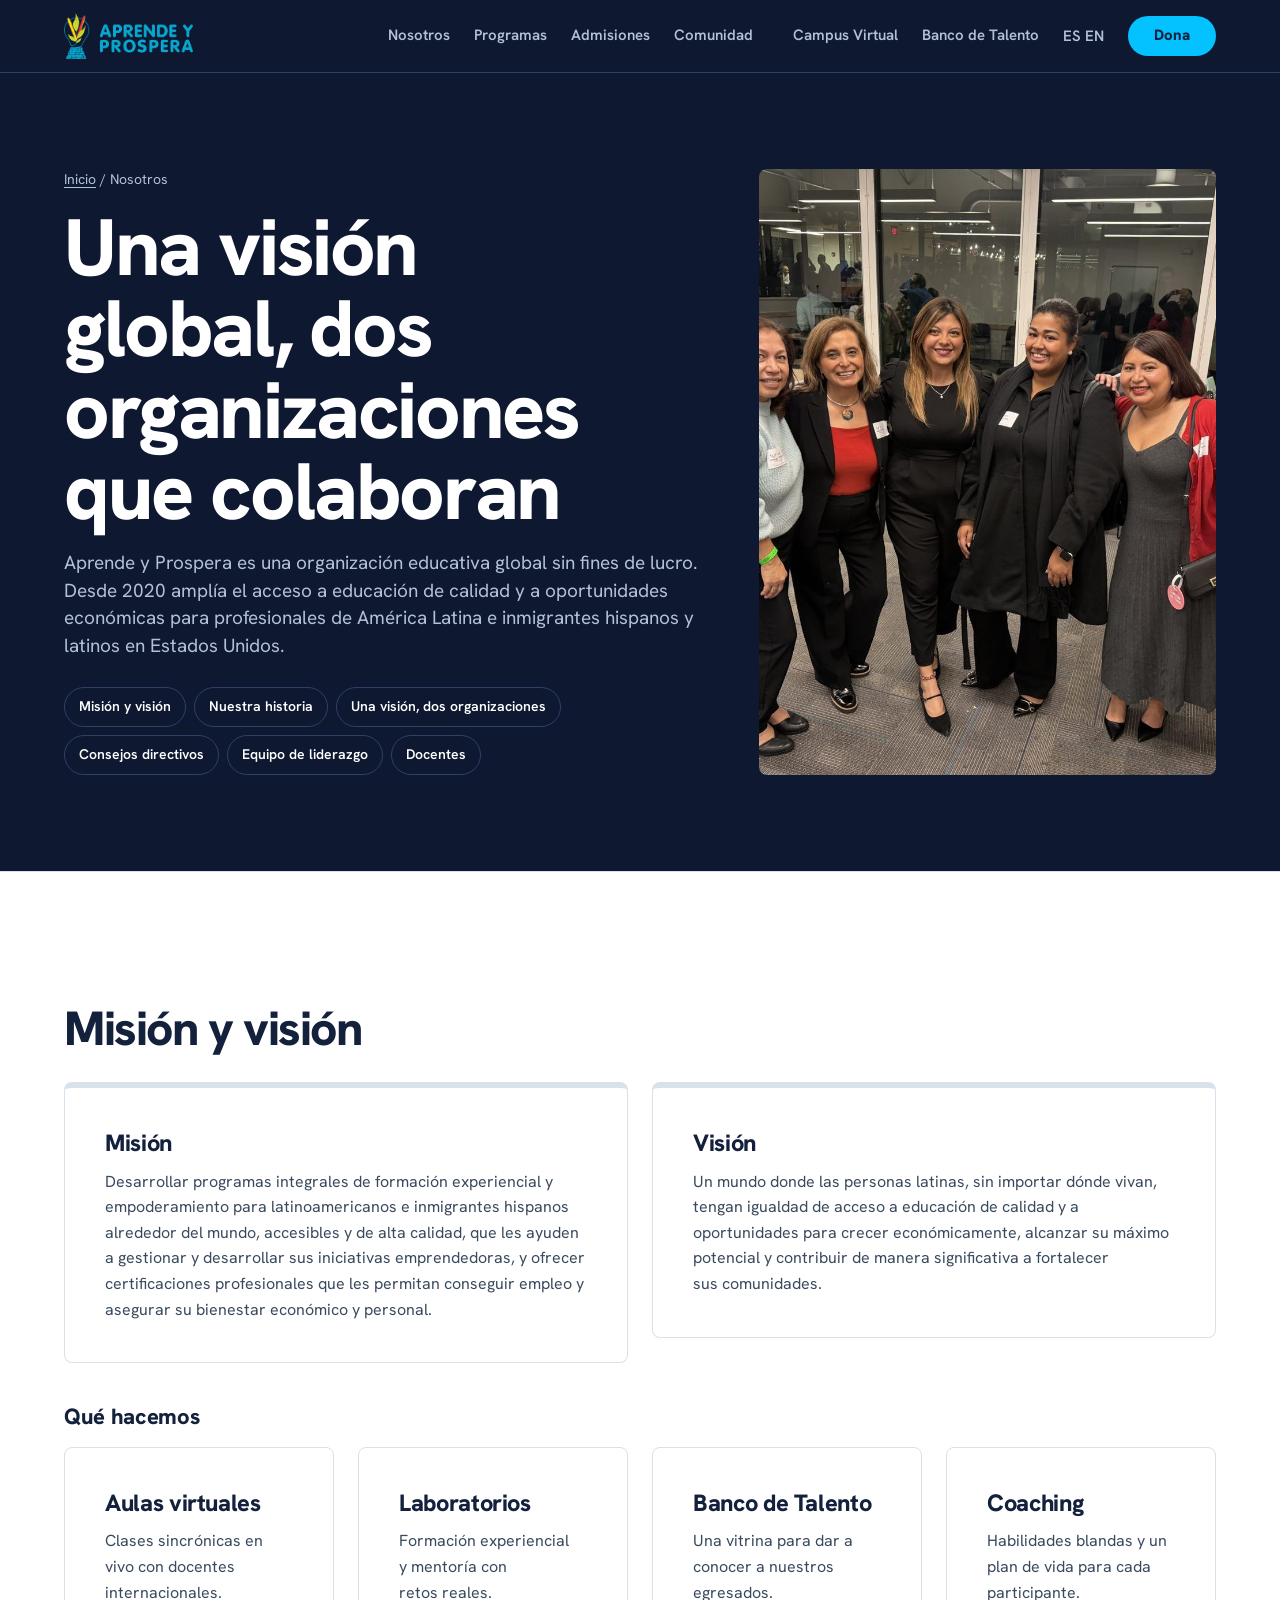
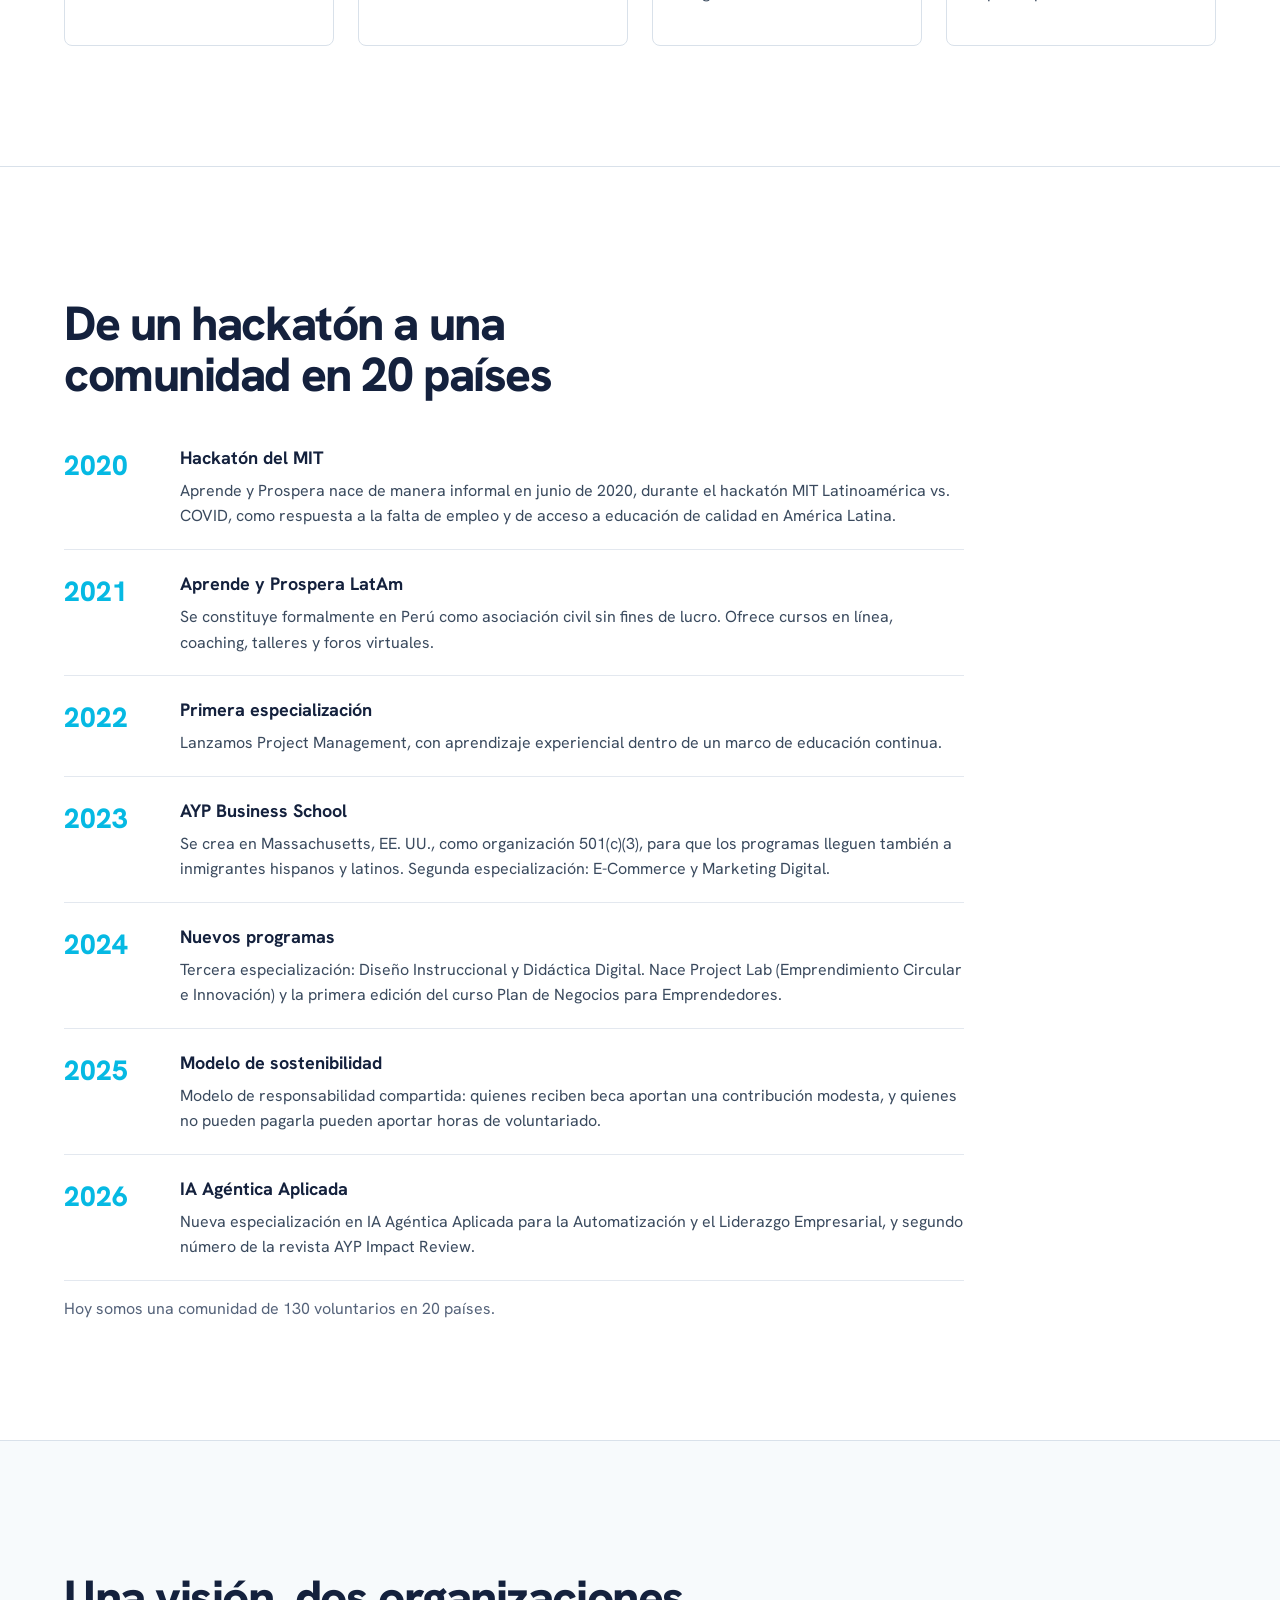
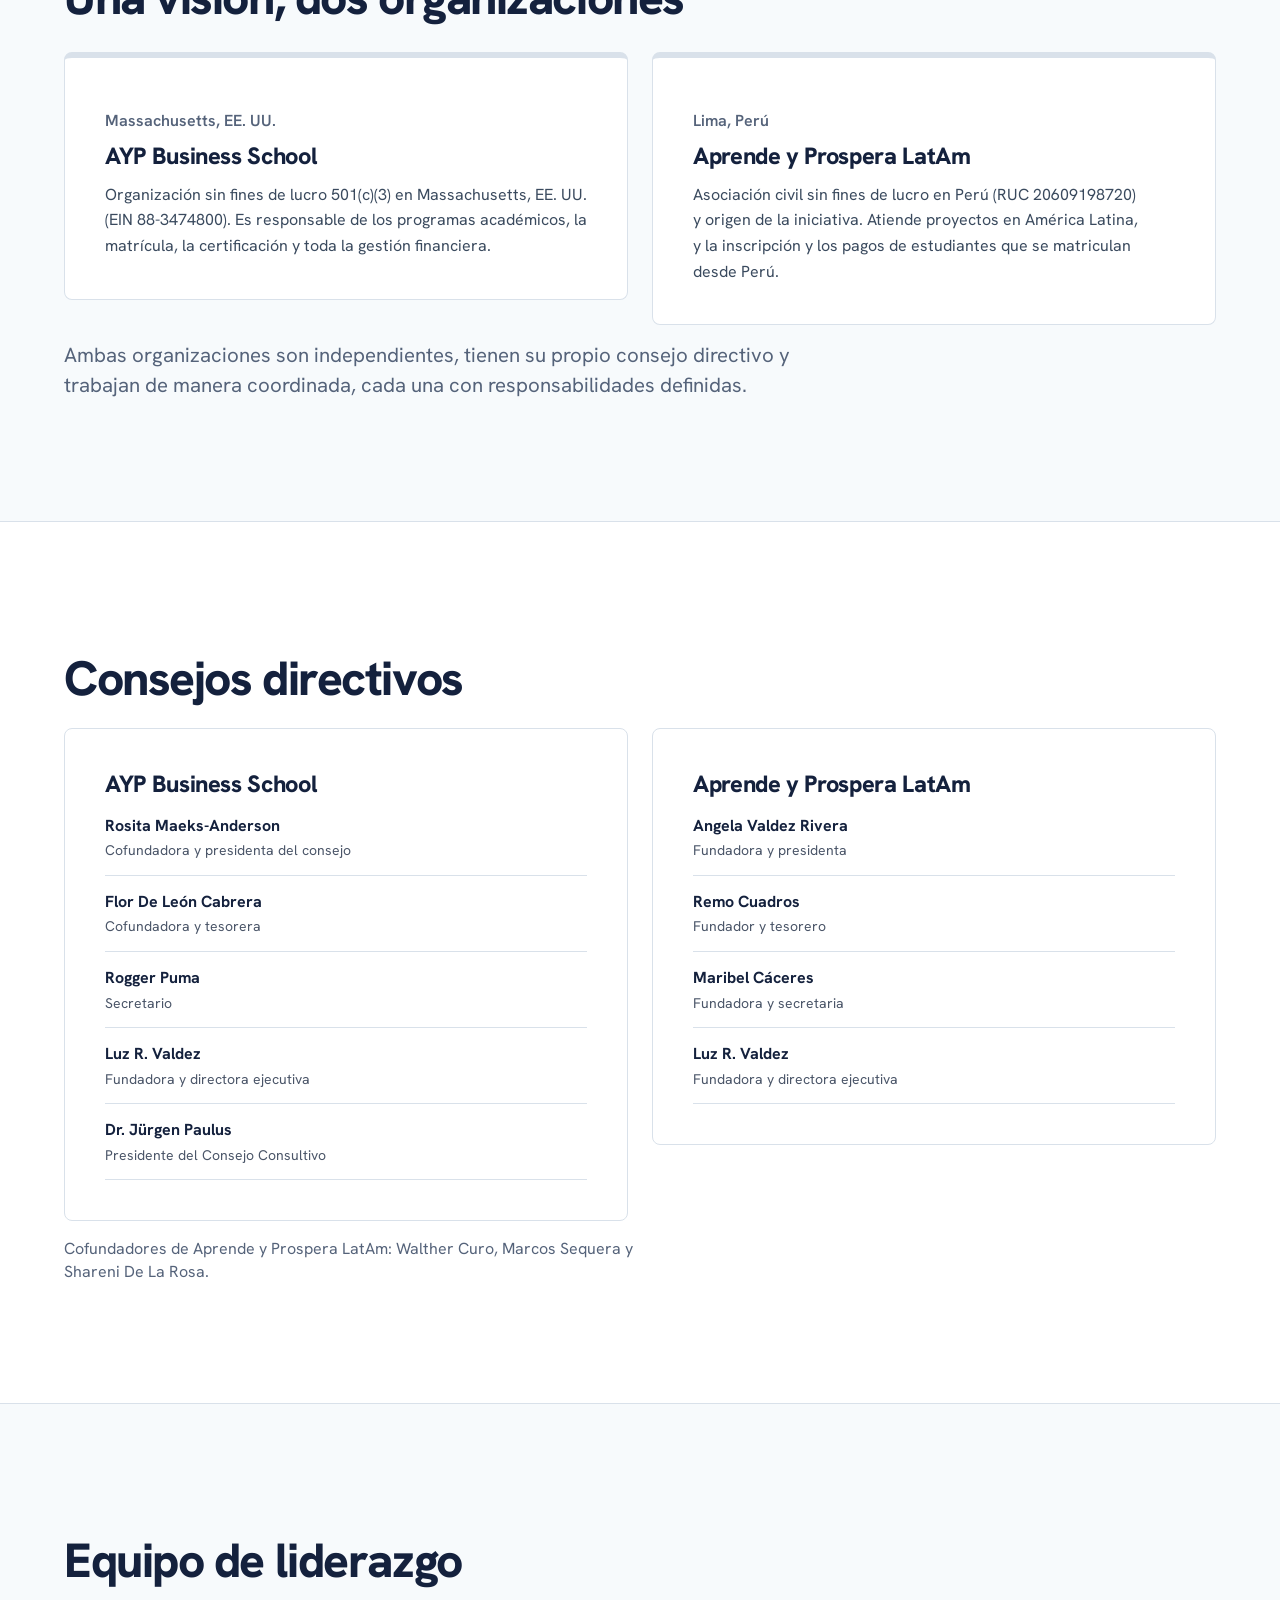
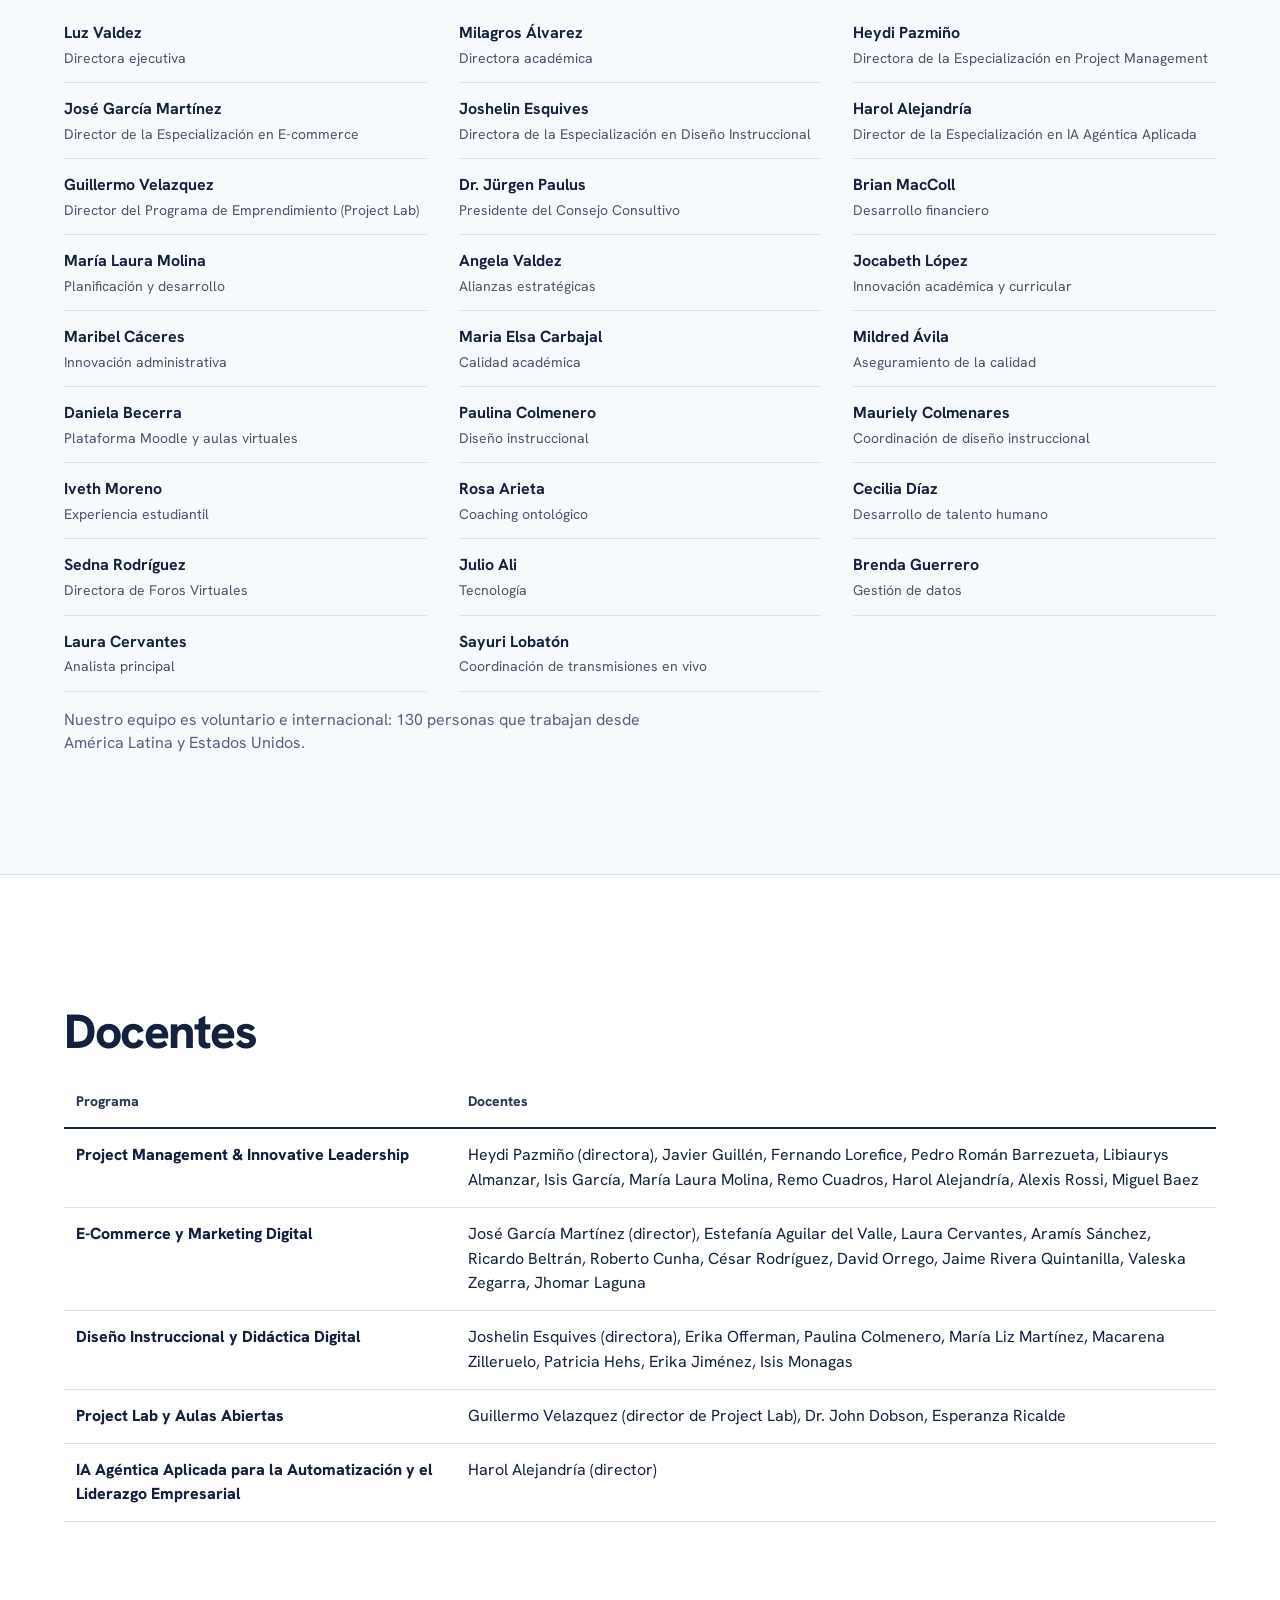
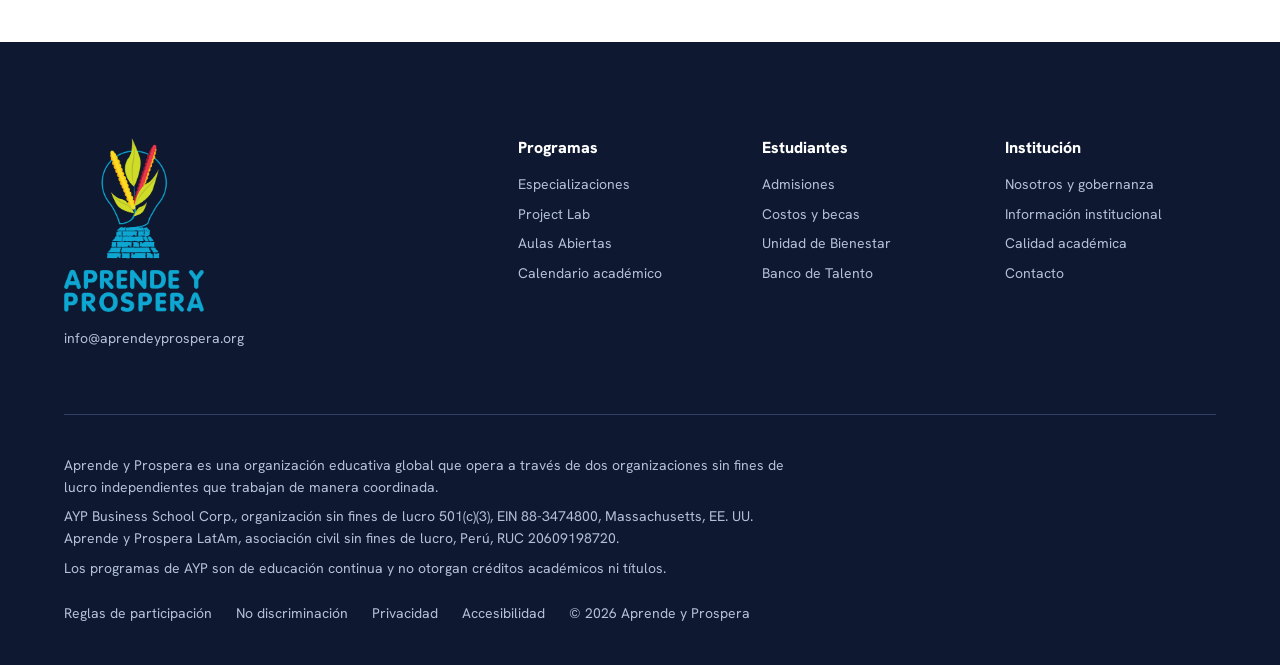
<file: nosotros.html>
<!doctype html>
<html lang="es">
<head>
<meta charset="utf-8">
<meta name="description" content="Misión, historia, consejos directivos, equipo y docentes de Aprende y Prospera: una visión global llevada a cabo por dos organizaciones sin fines de lucro.">
<meta name="viewport" content="width=device-width, initial-scale=1">
<title>Nosotros | Aprende y Prospera</title>

<link rel="preconnect" href="https://fonts.googleapis.com">
<link href="https://fonts.googleapis.com/css2?family=Hanken+Grotesk:wght@400;500;600;700;800&amp;display=swap" rel="stylesheet">
<style>
body{margin:0}
a{color:#14213D}a:hover{color:#9B1D2E}
.wrap{max-width:1200px;margin:0 auto;padding:0 32px;box-sizing:border-box}
.nav-links{display:flex;gap:28px}
.hero{display:grid;grid-template-columns:minmax(0,7fr) minmax(0,5fr);gap:56px;align-items:center}
.g2{display:grid;grid-template-columns:repeat(2,minmax(0,1fr));gap:24px}
.g3{display:grid;grid-template-columns:repeat(3,minmax(0,1fr));gap:24px}
.g4{display:grid;grid-template-columns:repeat(4,minmax(0,1fr));gap:24px}
.g6{display:grid;grid-template-columns:repeat(6,minmax(0,1fr));gap:24px}
.who{display:grid;grid-template-columns:minmax(0,5fr) minmax(0,7fr);gap:56px}
.split{display:grid;grid-template-columns:minmax(0,1fr) minmax(0,1fr);gap:24px}
.burger{display:none}
.evgrid{display:grid;grid-template-columns:repeat(3,minmax(0,1fr))}
.stats5{display:grid;grid-template-columns:repeat(5,minmax(0,1fr));gap:8px}
.stats5>div{padding:12px 10px!important}
.stats5>div>div:first-child{font-size:21px!important}
@media (max-width: 600px){.stats5{grid-template-columns:repeat(3,minmax(0,1fr))}}
.evfeat{grid-column:span 2}
@media (max-width: 900px){.evgrid{grid-template-columns:minmax(0,1fr)}.evfeat{grid-column:auto}}
.mega{display:grid;grid-template-columns:repeat(3,minmax(0,1fr)) minmax(0,1.15fr);gap:40px}
.mega a:hover{color:#9B1D2E}
.mosaic{display:grid;grid-template-columns:repeat(4,minmax(0,1fr));grid-auto-rows:200px;gap:16px}
.mosaic .big{grid-column:span 2;grid-row:span 2}
.mosaic .wide{grid-column:span 2}
.ph{background:#E3E8EF;border-radius:16px;position:relative;overflow:hidden;display:flex;align-items:center;justify-content:center}
@media (max-width: 1100px){.nav-links{display:none}.burger{display:flex}.g6{grid-template-columns:repeat(3,minmax(0,1fr))}}
@media (max-width: 900px){.mosaic{grid-template-columns:repeat(2,minmax(0,1fr))}.hero,.who,.split{grid-template-columns:minmax(0,1fr)}.g3,.g4{grid-template-columns:repeat(2,minmax(0,1fr))}.hide-sm{display:none}}
@media (max-width: 600px){.mosaic{grid-auto-rows:160px}.mosaic .big{grid-row:span 1}.wrap{padding:0 20px}.g2,.g3,.g4{grid-template-columns:minmax(0,1fr)}.g6{grid-template-columns:repeat(2,minmax(0,1fr))}.h1{font-size:40px !important}.h2{font-size:30px !important}}
</style>

<style>[hidden]{display:none !important} .burger{cursor:pointer}</style>

<style>
.eyebrow{margin:0;font-size:13px;font-weight:700;letter-spacing:.16em;text-transform:uppercase;color:#9B1D2E}
.sec{padding:72px 0;border-top:1px solid #E3E8EF;scroll-margin-top:72px}
.sec h2{margin:12px 0 0;font-size:36px;line-height:1.12;font-weight:800;letter-spacing:-.01em}
.lead{margin:16px 0 0;font-size:18px;line-height:1.65;color:#3A4A5E;max-width:820px}
.body p{font-size:17px;line-height:1.7;color:#3A4A5E;max-width:820px}
.card{border:1px solid #E3E8EF;border-radius:16px;padding:28px;background:#fff}
.card h3{margin:0;font-size:20px;font-weight:800;line-height:1.3}
.card p{margin:10px 0 0;font-size:16px;line-height:1.6;color:#3A4A5E}
.meta{margin:0;font-size:13px;font-weight:700;color:#4A5568}
.todo{margin-top:20px;border:1.5px dashed #E0A800;background:#FFF8DB;border-radius:12px;padding:16px 20px;font-size:15px;line-height:1.6;color:#5B4A00;max-width:820px}
.todo strong{color:#3D3100}
.chips{display:flex;flex-wrap:wrap;gap:8px;margin-top:28px}
.chips a{text-decoration:none;font-size:14px;font-weight:700;background:#fff;border:1px solid #CFE6F0;border-radius:999px;padding:8px 14px}
.chips a:hover{border-color:#03C2FF;color:#14213D}
.list{margin:16px 0 0;padding-left:20px;font-size:16px;line-height:1.7;color:#3A4A5E}
.list li{margin:4px 0}
.btn{display:inline-block;text-decoration:none;background:#03C2FF;color:#14213D;border-radius:8px;padding:13px 22px;font-weight:800;font-size:15px}
.btn2{display:inline-block;text-decoration:none;border:1.5px solid #14213D;border-radius:8px;padding:12px 22px;font-weight:700;font-size:15px}
.tbl{width:100%;border-collapse:collapse;margin-top:20px;font-size:16px}
.tbl th,.tbl td{text-align:left;padding:14px 12px;border-bottom:1px solid #E3E8EF;vertical-align:top}
.tbl th{font-size:13px;letter-spacing:.08em;text-transform:uppercase;color:#4A5568}
.person{display:flex;flex-direction:column;gap:2px;padding:14px 0;border-bottom:1px solid #EEF1F5}
.person b{font-size:16px}.person span{font-size:14px;color:#4A5568;line-height:1.45}
.prog{border-top:6px solid var(--c1)}
.prog .tag{display:inline-block;font-size:12px;font-weight:800;letter-spacing:.06em;text-transform:uppercase;background:var(--c1);color:#14213D;border-radius:999px;padding:4px 10px}
.facts{display:grid;grid-template-columns:repeat(auto-fit,minmax(170px,1fr));gap:16px;margin-top:24px}
.facts div{background:#F4F7FA;border-radius:12px;padding:16px}
.facts b{display:block;font-size:13px;color:#4A5568;font-weight:700}
.facts span{display:block;margin-top:6px;font-size:16px;font-weight:800;line-height:1.35}
details.faq{border-bottom:1px solid #E3E8EF;padding:18px 0;max-width:860px}
details.faq summary{cursor:pointer;font-size:17px;font-weight:800;list-style:none}
details.faq summary::after{content:"+";float:right;font-weight:800;color:#9B1D2E}
details.faq[open] summary::after{content:"–"}
details.faq p{margin:10px 0 0;font-size:16px;line-height:1.65;color:#3A4A5E}
@media (max-width:900px){.sec h2{font-size:30px}}
@media (max-width:600px){.tbl{font-size:15px}}
</style>
<style id="ayp-polish">
/* Pulido de acabado (Hallmark, nivel polish): mantiene el diseño, corrige detalles */
html,body{overflow-x:clip}
:where(a,button,summary,input,select,textarea):focus-visible{outline:3px solid #14213D;outline-offset:2px;box-shadow:0 0 0 5px #FFFFFF;border-radius:6px}
:where(a,button):active{transform:translateY(1px)}
h1,h2,h3,.h1,.h2{text-wrap:balance;overflow-wrap:break-word;min-width:0}
p,li{text-wrap:pretty}
p.lead,.lead{max-width:68ch}
.prog .tag,.tag{text-transform:none!important;letter-spacing:0!important;font-size:13px!important}
.prog .tag{background:#FFFFFF!important;color:#14213D!important;box-shadow:inset 0 0 0 2px var(--c1)}
.eyebrow,.tbl th,.meta,[style*="text-transform: uppercase"],[style*="text-transform:uppercase"]{text-transform:none!important;letter-spacing:0!important}
.eyebrow,[style*="text-transform: uppercase"],[style*="text-transform:uppercase"]{font-size:15px!important}
@media (min-width:901px){section .h2,section h2.h2{font-size:clamp(36px,3.4vw,46px)!important;line-height:1.1!important}}
@media (prefers-reduced-motion:reduce){*,*::before,*::after{animation:none!important;transition:none!important;scroll-behavior:auto!important}}
</style>
<link rel="stylesheet" href="ayp-ds.css">
<link rel="alternate" hreflang="es" href="nosotros.html">
<link rel="alternate" hreflang="en" href="en/about.html">
</head>
<body>

<div style="font-family: 'Hanken Grotesk', system-ui, sans-serif; color: #14213D; background: #FFFFFF; width: 100%">

<header class="nav night">
  <div class="container">
    <a class="brand" href="index.html"><img src="logo-horizontal.png" alt="Aprende y Prospera" width="141" height="50"></a>
    <nav class="nav-links" aria-label="Principal">
      <a href="nosotros.html">Nosotros</a>
      <a href="programas.html">Programas</a>
      <a href="admisiones.html">Admisiones</a>
      <a href="comunidad.html">Comunidad</a>
    </nav>
    <div class="nav-util">
      <a href="https://virtual.aprendeyprospera.org">Campus Virtual</a>
      <a href="https://bancodetalento-ayp.softr.app/">Banco de Talento</a>
      <p class="lang" aria-label="Idioma"><span aria-current="true">ES</span> <a href="en/about.html" lang="en" hreflang="en">EN</a></p>
      <a class="btn btn-primary" href="https://www.paypal.com/ncp/payment/AY6MTS8NQ4TKE">Dona</a>
    </div>
    <details class="menu">
      <summary>Menú</summary>
      <div class="menu-panel">
        <a href="en/about.html" lang="en" hreflang="en">English</a>
        <a href="nosotros.html">Nosotros</a>
        <a href="programas.html">Programas</a>
        <a href="admisiones.html">Admisiones</a>
        <a href="comunidad.html">Comunidad</a>
        <a href="https://virtual.aprendeyprospera.org">Campus Virtual</a>
        <a href="https://bancodetalento-ayp.softr.app/">Banco de Talento</a>
        <a href="https://www.paypal.com/ncp/payment/AY6MTS8NQ4TKE">Dona</a>
      </div>
    </details>
  </div>
</header>


<section class="phero night">
<div class="wrap"><div class="hero" style="align-items:stretch">
<div>
<p style="margin:0;font-size:14px;color:#4A5568"><a href="index.html" style="color:#4A5568">Inicio</a> <span aria-hidden="true">/</span> Nosotros</p>
<h1 class="h1" style="margin:16px 0 0;font-size:52px;line-height:1.06;font-weight:800;letter-spacing:-.02em">Una visión global, dos organizaciones que colaboran</h1>
<p class="lead" style="font-size:19px">Aprende y Prospera es una organización educativa global sin fines de lucro. Desde 2020 amplía el acceso a educación de calidad y a oportunidades económicas para profesionales de América Latina e inmigrantes hispanos y latinos en Estados Unidos.</p>
<nav class="chips" aria-label="En esta página"><a href="#mision">Misión y visión</a><a href="#historia">Nuestra historia</a><a href="#organizaciones">Una visión, dos organizaciones</a><a href="#consejos">Consejos directivos</a><a href="#liderazgo">Equipo de liderazgo</a><a href="#docentes">Docentes</a></nav>
</div><div><img src="fotos/equipo-ayp.jpg" alt="Comunidad de Aprende y Prospera en un evento en Cambridge, MA" style="display:block;width:100%;height:100%;min-height:260px;object-fit:cover;border-radius:16px"></div>
</div></div>
</section>
<section id="mision" class="sec"><div class="wrap">
<h2>Misión y visión</h2>
<div class="g2" style="margin-top:28px;align-items:start"><article class="card" style="border-top:6px solid #06B9E3"><h3>Misión</h3><p>Desarrollar programas integrales de formación experiencial y empoderamiento para latinoamericanos e inmigrantes hispanos alrededor del mundo, accesibles y de alta calidad, que les ayuden a gestionar y desarrollar sus iniciativas emprendedoras, y ofrecer certificaciones profesionales que les permitan conseguir empleo y asegurar su bienestar económico y personal.</p></article><article class="card" style="border-top:6px solid #FCCE22"><h3>Visión</h3><p>Un mundo donde las personas latinas, sin importar dónde vivan, tengan igualdad de acceso a educación de calidad y a oportunidades para crecer económicamente, alcanzar su máximo potencial y contribuir de manera significativa a fortalecer sus comunidades.</p></article></div><h3 style="margin:40px 0 0;font-size:22px;font-weight:800">Qué hacemos</h3><div class="g4" style="margin-top:16px"><article class="card" style=""><h3>Aulas virtuales</h3><p>Clases sincrónicas en vivo con docentes internacionales.</p></article><article class="card" style=""><h3>Laboratorios</h3><p>Formación experiencial y mentoría con retos reales.</p></article><article class="card" style=""><h3>Banco de Talento</h3><p>Una vitrina para dar a conocer a nuestros egresados.</p></article><article class="card" style=""><h3>Coaching</h3><p>Habilidades blandas y un plan de vida para cada participante.</p></article></div>
</div></section>
<section id="historia" class="sec"><div class="wrap">
<h2>De un hackatón a una comunidad en 20 países</h2>
<ol style="list-style:none;margin:24px 0 0;padding:0;max-width:900px"><li style="display:grid;grid-template-columns:96px minmax(0,1fr);gap:20px;padding:20px 0;border-bottom:1px solid #E3E8EF"><span style="font-size:28px;font-weight:800;color:#06B9E3">2020</span><span><b style="font-size:18px">Hackatón del MIT</b><span style="display:block;margin-top:6px;font-size:16px;line-height:1.6;color:#3A4A5E">Aprende y Prospera nace de manera informal en junio de 2020, durante el hackatón MIT Latinoamérica vs. COVID, como respuesta a la falta de empleo y de acceso a educación de calidad en América Latina.</span></span></li><li style="display:grid;grid-template-columns:96px minmax(0,1fr);gap:20px;padding:20px 0;border-bottom:1px solid #E3E8EF"><span style="font-size:28px;font-weight:800;color:#06B9E3">2021</span><span><b style="font-size:18px">Aprende y Prospera LatAm</b><span style="display:block;margin-top:6px;font-size:16px;line-height:1.6;color:#3A4A5E">Se constituye formalmente en Perú como asociación civil sin fines de lucro. Ofrece cursos en línea, coaching, talleres y foros virtuales.</span></span></li><li style="display:grid;grid-template-columns:96px minmax(0,1fr);gap:20px;padding:20px 0;border-bottom:1px solid #E3E8EF"><span style="font-size:28px;font-weight:800;color:#06B9E3">2022</span><span><b style="font-size:18px">Primera especialización</b><span style="display:block;margin-top:6px;font-size:16px;line-height:1.6;color:#3A4A5E">Lanzamos Project Management, con aprendizaje experiencial dentro de un marco de educación continua.</span></span></li><li style="display:grid;grid-template-columns:96px minmax(0,1fr);gap:20px;padding:20px 0;border-bottom:1px solid #E3E8EF"><span style="font-size:28px;font-weight:800;color:#06B9E3">2023</span><span><b style="font-size:18px">AYP Business School</b><span style="display:block;margin-top:6px;font-size:16px;line-height:1.6;color:#3A4A5E">Se crea en Massachusetts, EE. UU., como organización 501(c)(3), para que los programas lleguen también a inmigrantes hispanos y latinos. Segunda especialización: E-Commerce y Marketing Digital.</span></span></li><li style="display:grid;grid-template-columns:96px minmax(0,1fr);gap:20px;padding:20px 0;border-bottom:1px solid #E3E8EF"><span style="font-size:28px;font-weight:800;color:#06B9E3">2024</span><span><b style="font-size:18px">Nuevos programas</b><span style="display:block;margin-top:6px;font-size:16px;line-height:1.6;color:#3A4A5E">Tercera especialización: Diseño Instruccional y Didáctica Digital. Nace Project Lab (Emprendimiento Circular e Innovación) y la primera edición del curso Plan de Negocios para Emprendedores.</span></span></li><li style="display:grid;grid-template-columns:96px minmax(0,1fr);gap:20px;padding:20px 0;border-bottom:1px solid #E3E8EF"><span style="font-size:28px;font-weight:800;color:#06B9E3">2025</span><span><b style="font-size:18px">Modelo de sostenibilidad</b><span style="display:block;margin-top:6px;font-size:16px;line-height:1.6;color:#3A4A5E">Modelo de responsabilidad compartida: quienes reciben beca aportan una contribución modesta, y quienes no pueden pagarla pueden aportar horas de voluntariado.</span></span></li><li style="display:grid;grid-template-columns:96px minmax(0,1fr);gap:20px;padding:20px 0;border-bottom:1px solid #E3E8EF"><span style="font-size:28px;font-weight:800;color:#06B9E3">2026</span><span><b style="font-size:18px">IA Agéntica Aplicada</b><span style="display:block;margin-top:6px;font-size:16px;line-height:1.6;color:#3A4A5E">Nueva especialización en IA Agéntica Aplicada para la Automatización y el Liderazgo Empresarial, y segundo número de la revista AYP Impact Review.</span></span></li></ol><p class="lead" style="font-size:16px">Hoy somos una comunidad de 130 voluntarios en 20 países.</p>
</div></section>
<section id="organizaciones" class="sec" style="background:#F7FAFC"><div class="wrap">
<h2>Una visión, dos organizaciones</h2>
<div class="g2" style="margin-top:28px;align-items:start"><article class="card" style="border-top:6px solid #06B9E3"><p class="meta">Massachusetts, EE. UU.</p><h3 style="margin-top:8px">AYP Business School</h3><p>Organización sin fines de lucro 501(c)(3) en Massachusetts, EE. UU. (EIN 88-3474800). Es responsable de los programas académicos, la matrícula, la certificación y toda la gestión financiera.</p></article><article class="card" style="border-top:6px solid #9B1D2E"><p class="meta">Lima, Perú</p><h3 style="margin-top:8px">Aprende y Prospera LatAm</h3><p>Asociación civil sin fines de lucro en Perú (RUC 20609198720) y origen de la iniciativa. Atiende proyectos en América Latina, y la inscripción y los pagos de estudiantes que se matriculan desde Perú.</p></article></div><p class="lead">Ambas organizaciones son independientes, tienen su propio consejo directivo y trabajan de manera coordinada, cada una con responsabilidades definidas.</p>
</div></section>
<section id="consejos" class="sec"><div class="wrap">
<h2>Consejos directivos</h2>
<div class="g2" style="margin-top:24px;align-items:start"><article class="card" style=""><h3>AYP Business School</h3><div class="person"><b>Rosita Maeks-Anderson</b><span>Cofundadora y presidenta del consejo</span></div><div class="person"><b>Flor De León Cabrera</b><span>Cofundadora y tesorera</span></div><div class="person"><b>Rogger Puma</b><span>Secretario</span></div><div class="person"><b>Luz R. Valdez</b><span>Fundadora y directora ejecutiva</span></div><div class="person"><b>Dr. Jürgen Paulus</b><span>Presidente del Consejo Consultivo</span></div></article><article class="card" style=""><h3>Aprende y Prospera LatAm</h3><div class="person"><b>Angela Valdez Rivera</b><span>Fundadora y presidenta</span></div><div class="person"><b>Remo Cuadros</b><span>Fundador y tesorero</span></div><div class="person"><b>Maribel Cáceres</b><span>Fundadora y secretaria</span></div><div class="person"><b>Luz R. Valdez</b><span>Fundadora y directora ejecutiva</span></div></article></div><p class="lead" style="font-size:16px">Cofundadores de Aprende y Prospera LatAm: Walther Curo, Marcos Sequera y Shareni De La Rosa.</p>
</div></section>
<section id="liderazgo" class="sec" style="background:#F7FAFC"><div class="wrap">
<h2>Equipo de liderazgo</h2>
<div class="g3" style="margin-top:20px;gap:0 32px"><div class="person"><b>Luz Valdez</b><span>Directora ejecutiva</span></div><div class="person"><b>Milagros Álvarez</b><span>Directora académica</span></div><div class="person"><b>Heydi Pazmiño</b><span>Directora de la Especialización en Project Management</span></div><div class="person"><b>José García Martínez</b><span>Director de la Especialización en E-commerce</span></div><div class="person"><b>Joshelin Esquives</b><span>Directora de la Especialización en Diseño Instruccional</span></div><div class="person"><b>Harol Alejandría</b><span>Director de la Especialización en IA Agéntica Aplicada</span></div><div class="person"><b>Guillermo Velazquez</b><span>Director del Programa de Emprendimiento (Project Lab)</span></div><div class="person"><b>Dr. Jürgen Paulus</b><span>Presidente del Consejo Consultivo</span></div><div class="person"><b>Brian MacColl</b><span>Desarrollo financiero</span></div><div class="person"><b>María Laura Molina</b><span>Planificación y desarrollo</span></div><div class="person"><b>Angela Valdez</b><span>Alianzas estratégicas</span></div><div class="person"><b>Jocabeth López</b><span>Innovación académica y curricular</span></div><div class="person"><b>Maribel Cáceres</b><span>Innovación administrativa</span></div><div class="person"><b>Maria Elsa Carbajal</b><span>Calidad académica</span></div><div class="person"><b>Mildred Ávila</b><span>Aseguramiento de la calidad</span></div><div class="person"><b>Daniela Becerra</b><span>Plataforma Moodle y aulas virtuales</span></div><div class="person"><b>Paulina Colmenero</b><span>Diseño instruccional</span></div><div class="person"><b>Mauriely Colmenares</b><span>Coordinación de diseño instruccional</span></div><div class="person"><b>Iveth Moreno</b><span>Experiencia estudiantil</span></div><div class="person"><b>Rosa Arieta</b><span>Coaching ontológico</span></div><div class="person"><b>Cecilia Díaz</b><span>Desarrollo de talento humano</span></div><div class="person"><b>Sedna Rodríguez</b><span>Directora de Foros Virtuales</span></div><div class="person"><b>Julio Ali</b><span>Tecnología</span></div><div class="person"><b>Brenda Guerrero</b><span>Gestión de datos</span></div><div class="person"><b>Laura Cervantes</b><span>Analista principal</span></div><div class="person"><b>Sayuri Lobatón</b><span>Coordinación de transmisiones en vivo</span></div></div><p class="lead" style="font-size:16px">Nuestro equipo es voluntario e internacional: 130 personas que trabajan desde América Latina y Estados Unidos.</p>
</div></section>
<section id="docentes" class="sec"><div class="wrap">
<h2>Docentes</h2>
<table class="tbl"><thead><tr><th>Programa</th><th>Docentes</th></tr></thead><tbody><tr><td style='font-weight:800;width:34%'>Project Management & Innovative Leadership</td><td>Heydi Pazmiño (directora), Javier Guillén, Fernando Lorefice, Pedro Román Barrezueta, Libiaurys Almanzar, Isis García, María Laura Molina, Remo Cuadros, Harol Alejandría, Alexis Rossi, Miguel Baez</td></tr><tr><td style='font-weight:800;width:34%'>E-Commerce y Marketing Digital</td><td>José García Martínez (director), Estefanía Aguilar del Valle, Laura Cervantes, Aramís Sánchez, Ricardo Beltrán, Roberto Cunha, César Rodríguez, David Orrego, Jaime Rivera Quintanilla, Valeska Zegarra, Jhomar Laguna</td></tr><tr><td style='font-weight:800;width:34%'>Diseño Instruccional y Didáctica Digital</td><td>Joshelin Esquives (directora), Erika Offerman, Paulina Colmenero, María Liz Martínez, Macarena Zilleruelo, Patricia Hehs, Erika Jiménez, Isis Monagas</td></tr><tr><td style='font-weight:800;width:34%'>Project Lab y Aulas Abiertas</td><td>Guillermo Velazquez (director de Project Lab), Dr. John Dobson, Esperanza Ricalde</td></tr><tr><td style='font-weight:800;width:34%'>IA Agéntica Aplicada para la Automatización y el Liderazgo Empresarial</td><td>Harol Alejandría (director)</td></tr></tbody></table><div class="todo"><strong>Por completar:</strong> docentes de IA Agéntica y una breve biografía de cada docente.</div>
</div></section>
<footer class="footer night">
  <div class="container">
    <div class="footer-top">
      <div><img src="logo-ayp.png" alt="Aprende y Prospera" width="140" height="174"><p style="margin-top:var(--space-md)"><a href="mailto:info@aprendeyprospera.org">info@aprendeyprospera.org</a></p></div>
      <div><h3>Programas</h3><ul><li><a href="programas.html">Especializaciones</a></li><li><a href="programas.html#project-lab">Project Lab</a></li><li><a href="programas.html#aulas-abiertas">Aulas Abiertas</a></li><li><a href="admisiones.html#calendario">Calendario académico</a></li></ul></div>
      <div><h3>Estudiantes</h3><ul><li><a href="admisiones.html">Admisiones</a></li><li><a href="admisiones.html#costos">Costos y becas</a></li><li><a href="admisiones.html#bienestar">Unidad de Bienestar</a></li><li><a href="https://bancodetalento-ayp.softr.app/">Banco de Talento</a></li></ul></div>
      <div><h3>Institución</h3><ul><li><a href="nosotros.html">Nosotros y gobernanza</a></li><li><a href="institucional.html">Información institucional</a></li><li><a href="institucional.html#calidad">Calidad académica</a></li><li><a href="institucional.html#contacto">Contacto</a></li></ul></div>
    </div>
    <div class="legal">
      <p>Aprende y Prospera es una organización educativa global que opera a través de dos organizaciones sin fines de lucro independientes que trabajan de manera coordinada.</p>
      <p>AYP Business School Corp., organización sin fines de lucro 501(c)(3), EIN 88-3474800, Massachusetts, EE. UU. Aprende y Prospera LatAm, asociación civil sin fines de lucro, Perú, RUC 20609198720.</p>
      <p>Los programas de AYP son de educación continua y no otorgan créditos académicos ni títulos.</p>
      <div class="legal-links"><a href="institucional.html#reglas">Reglas de participación</a><a href="institucional.html#no-discriminacion">No discriminación</a><a href="institucional.html#privacidad">Privacidad</a><a href="institucional.html#accesibilidad">Accesibilidad</a><span>© 2026 Aprende y Prospera</span></div>
    </div>
  </div>
</footer>
</div>

<script>
(function(){
var btns=[].slice.call(document.querySelectorAll('[data-menu]'));
function closeAll(except){btns.forEach(function(b){if(b!==except){b.setAttribute('aria-expanded','false');b.style.background='transparent';var p=document.getElementById('menu-'+b.dataset.menu);if(p)p.hidden=true;}});}
btns.forEach(function(b){b.addEventListener('click',function(e){e.stopPropagation();var p=document.getElementById('menu-'+b.dataset.menu);var open=p.hidden;closeAll(b);p.hidden=!open;b.setAttribute('aria-expanded',String(open));b.style.background=open?'#EAF8FD':'transparent';});});
document.addEventListener('click',function(e){if(!e.target.closest('.megapanel'))closeAll();});
document.addEventListener('keydown',function(e){if(e.key==='Escape')closeAll();});
// mobile menu
var burger=document.querySelector('.burger');var mm=document.getElementById('mobile-menu');
if(burger&&mm){burger.addEventListener('click',function(e){e.stopPropagation();mm.hidden=!mm.hidden;burger.setAttribute('aria-expanded',String(!mm.hidden));});}
// language toggle note

})();
</script>
</body>
</html>
</file>
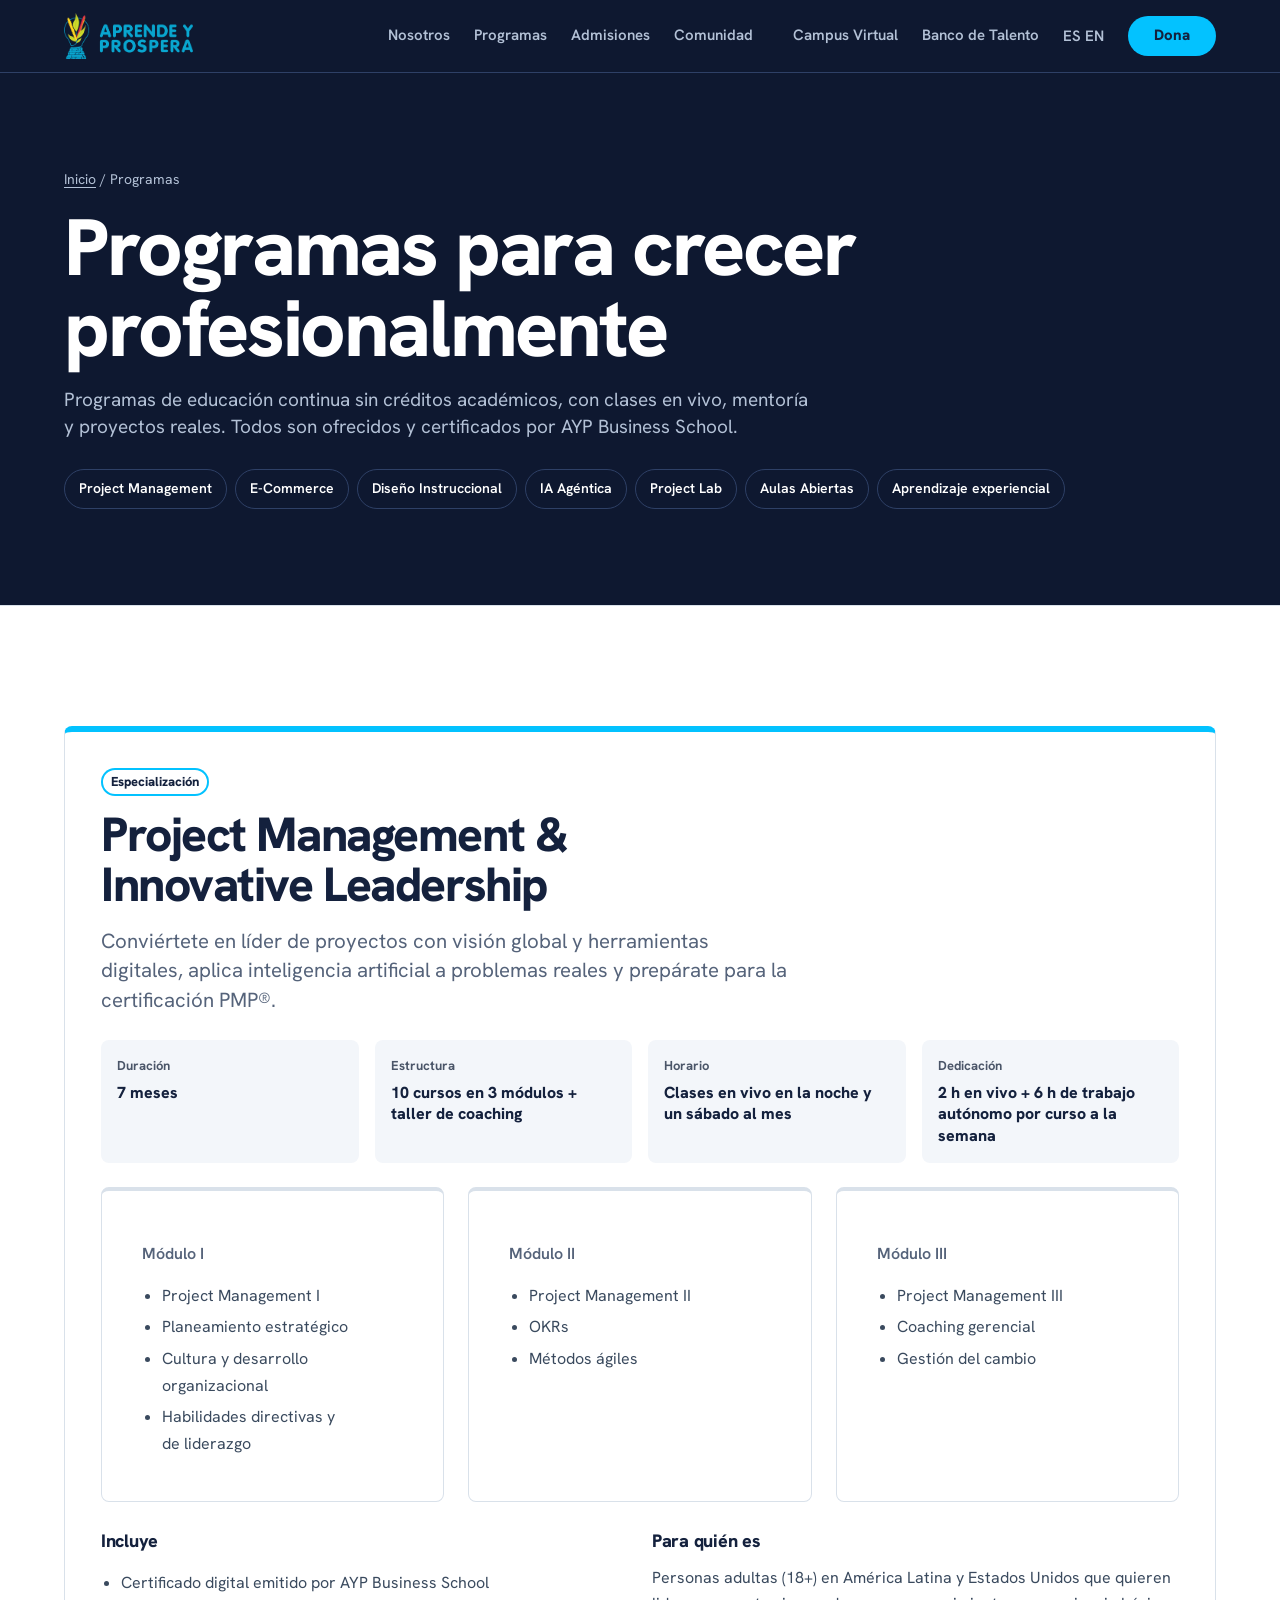
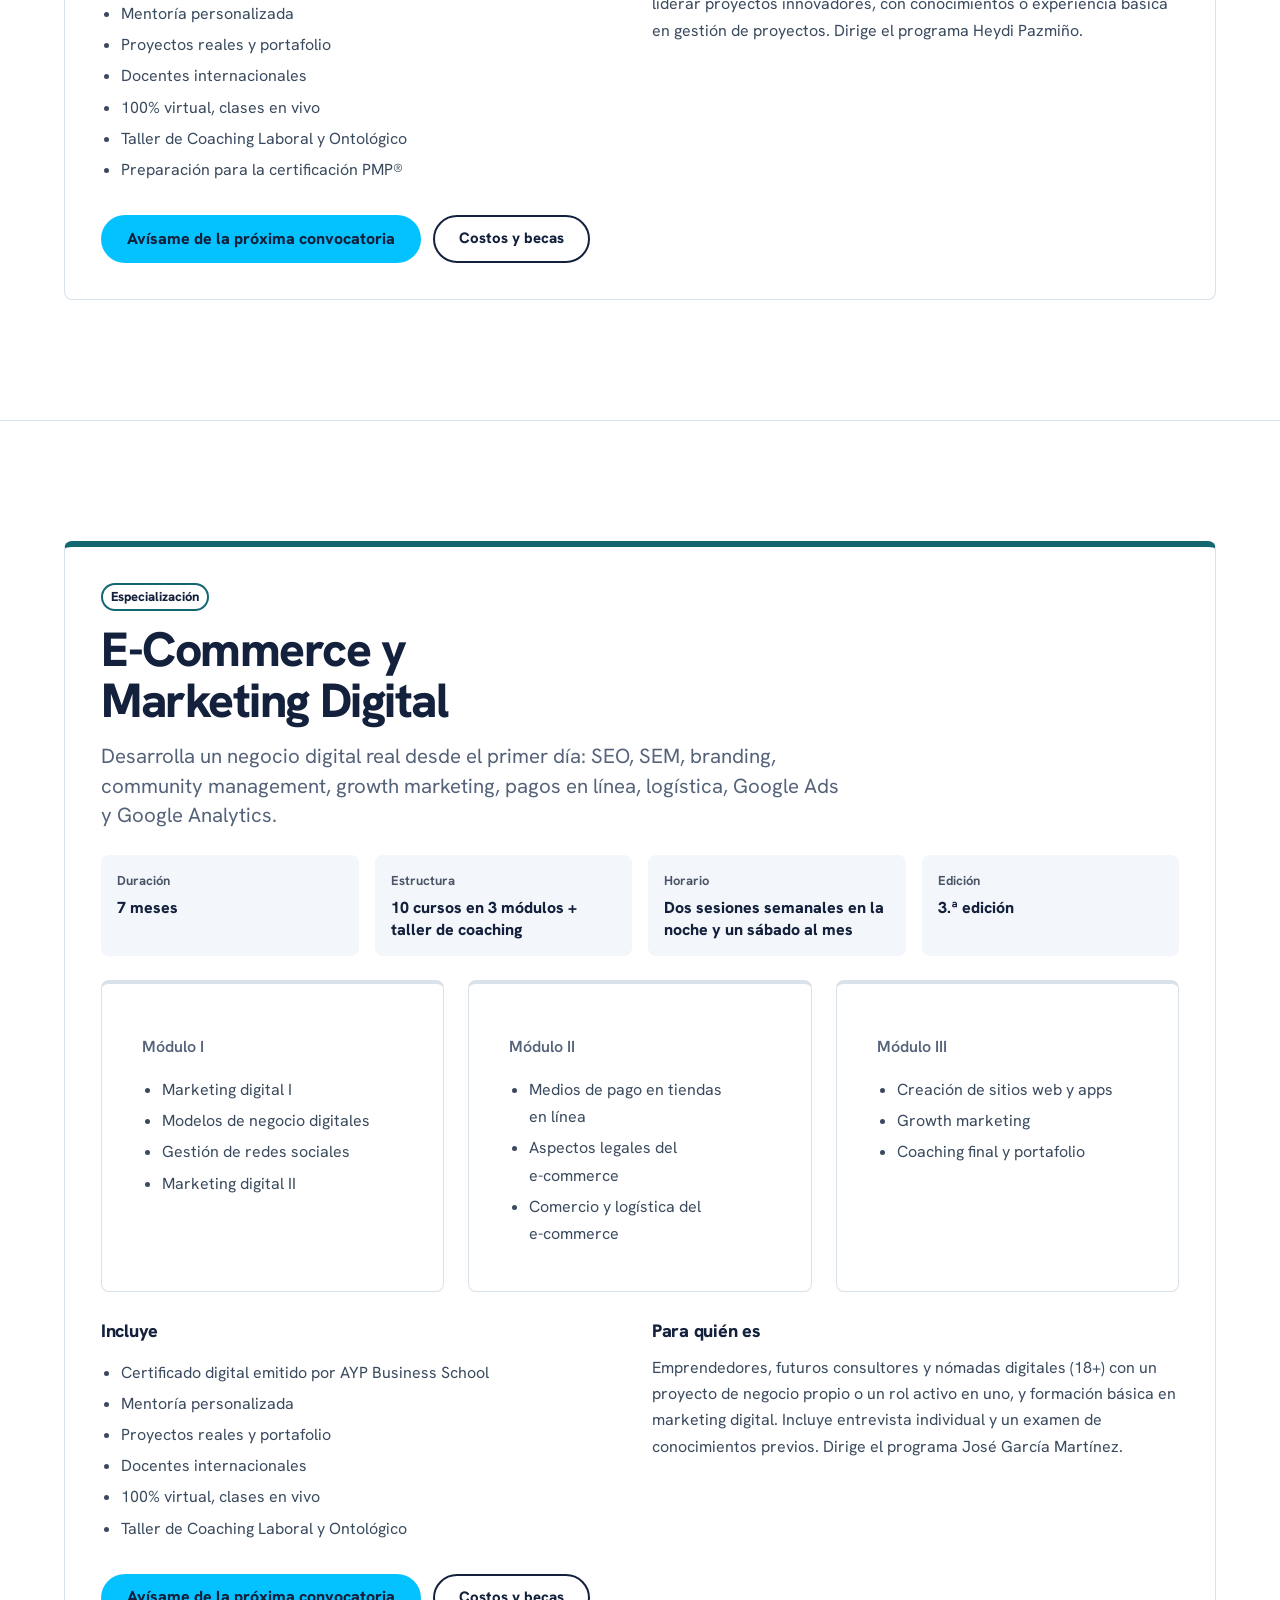
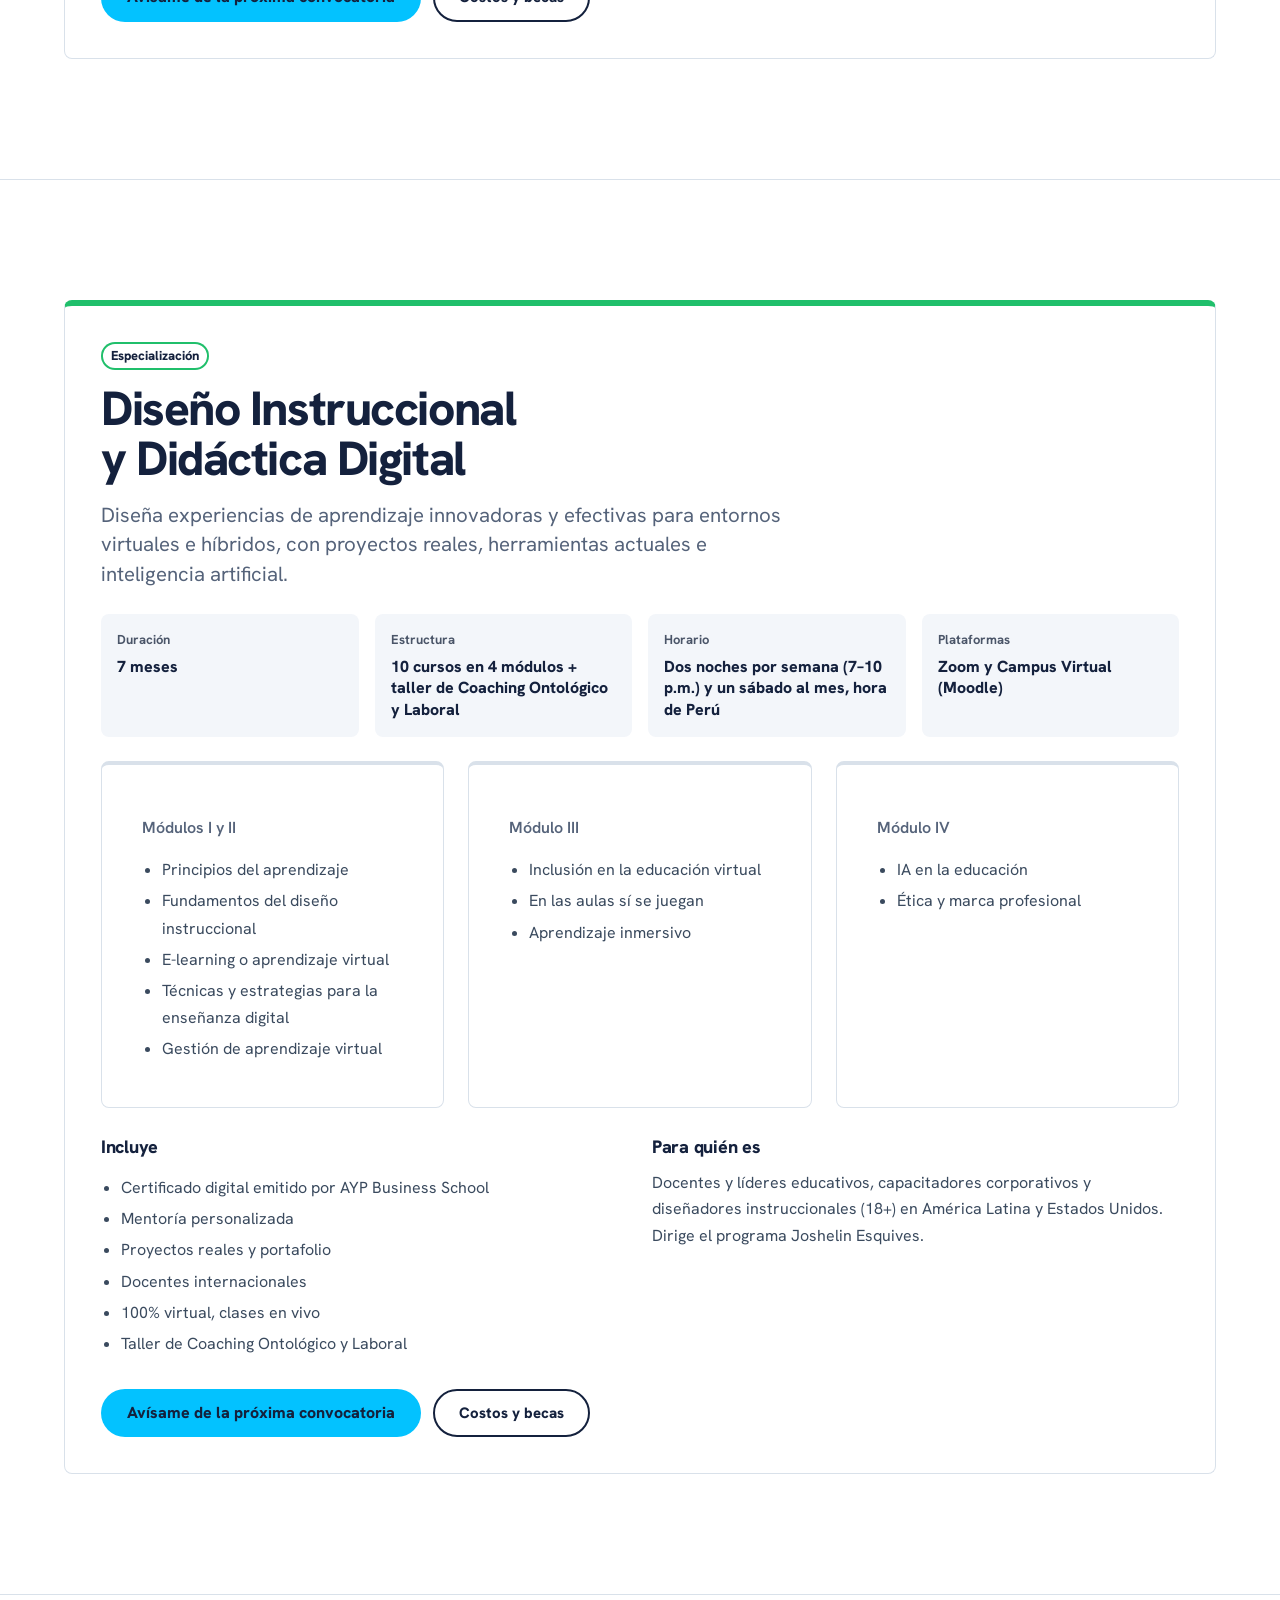
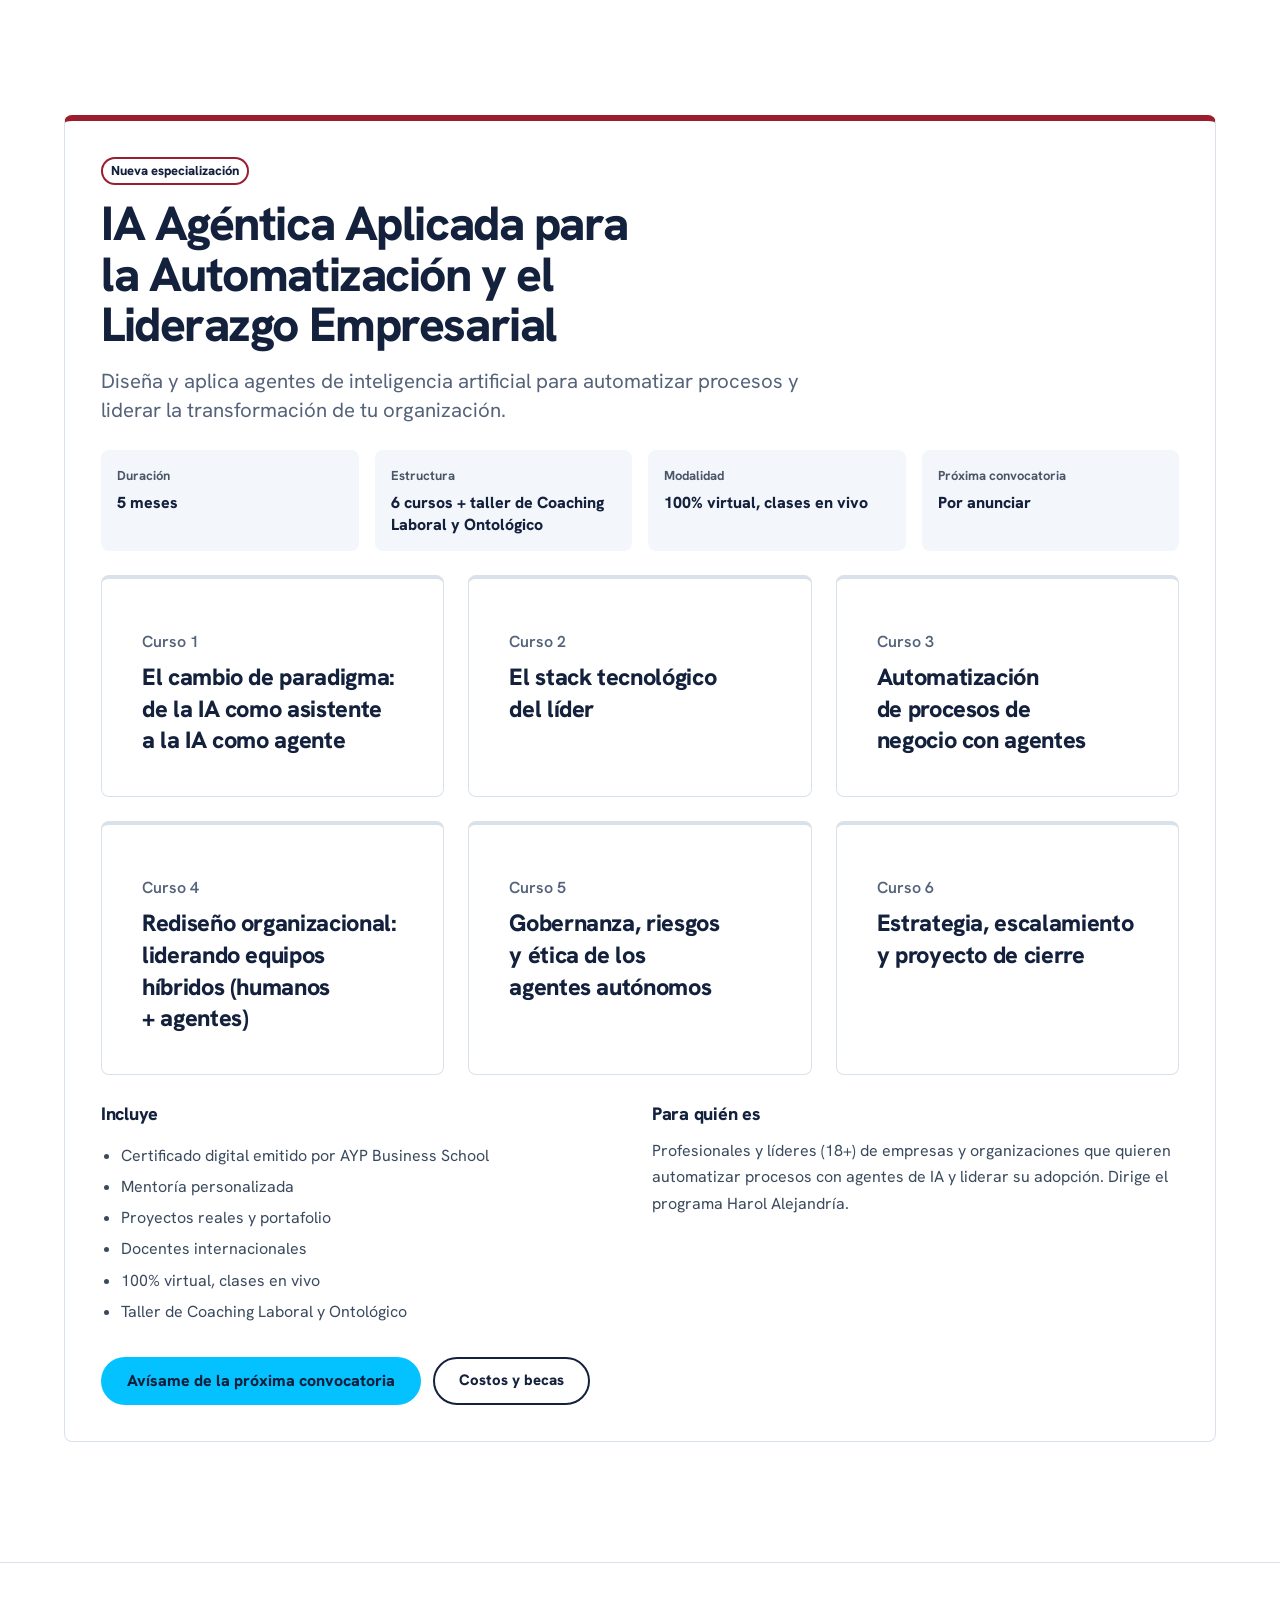
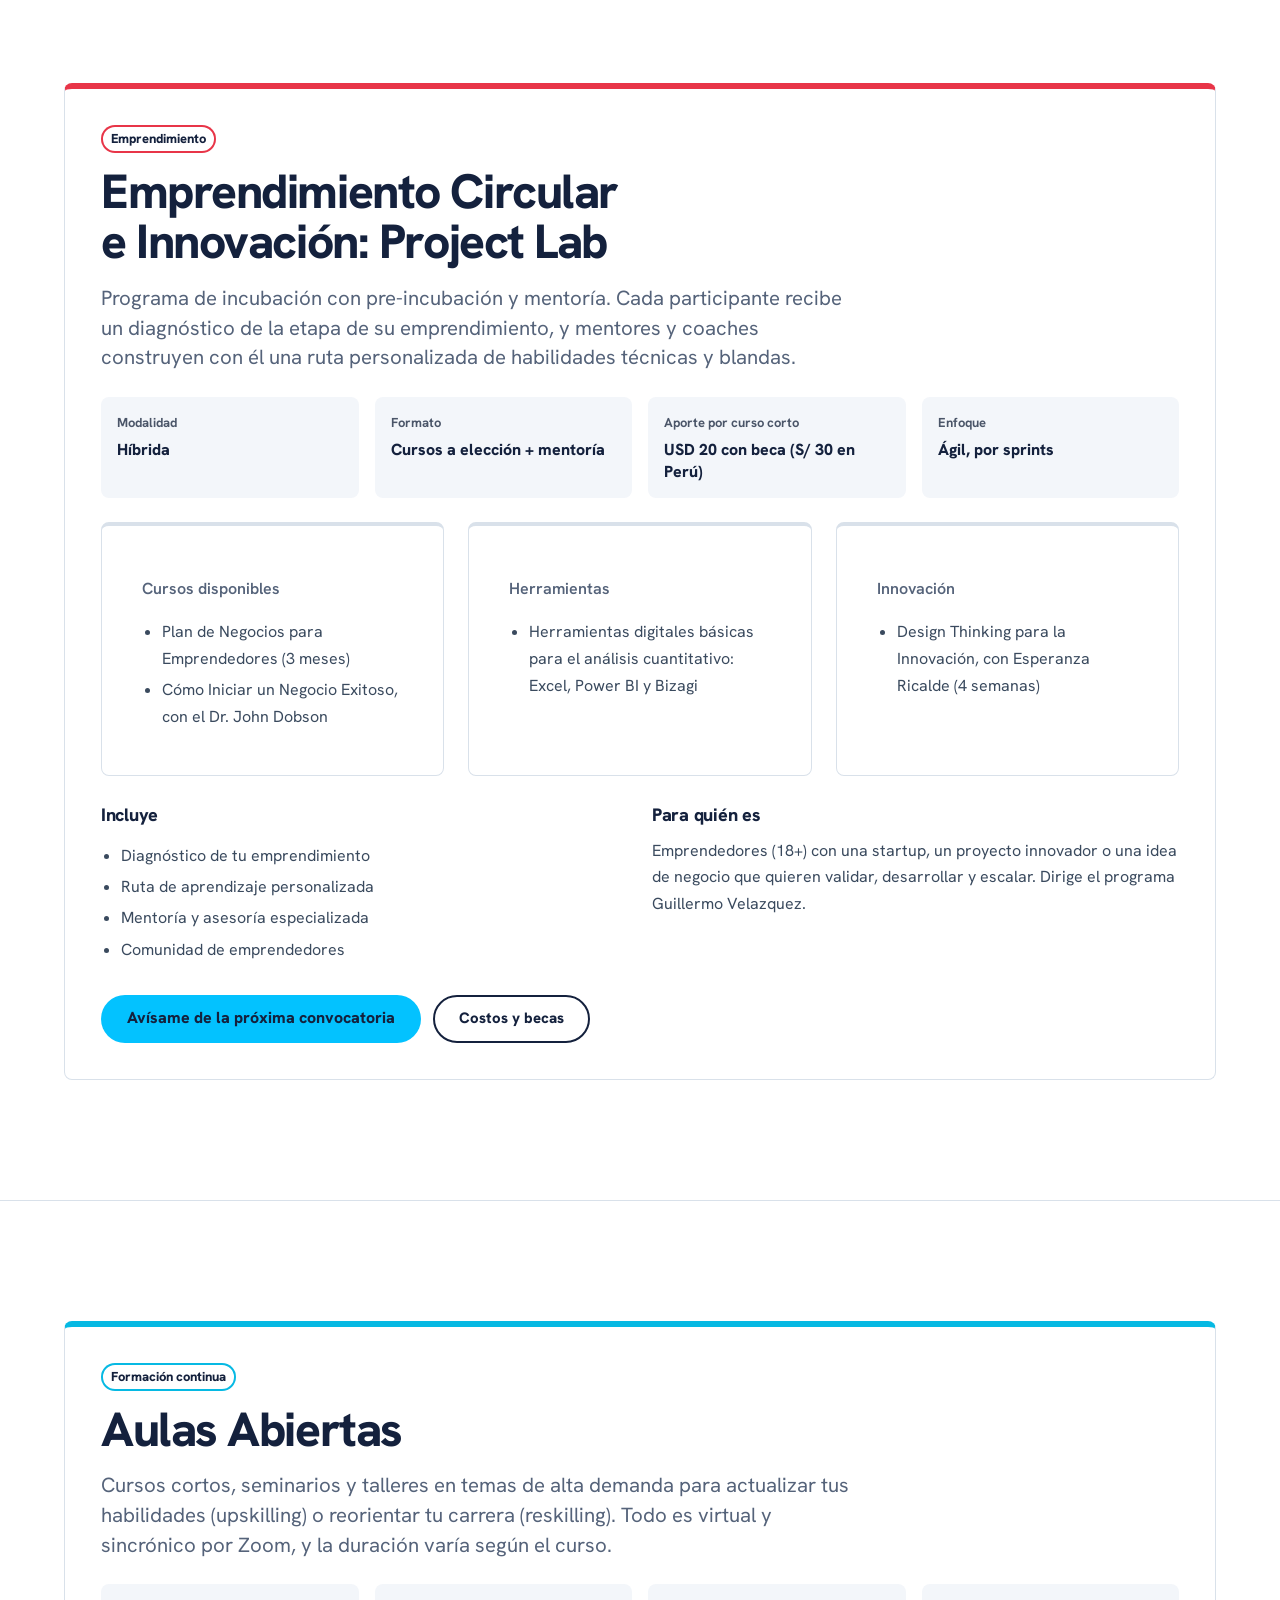
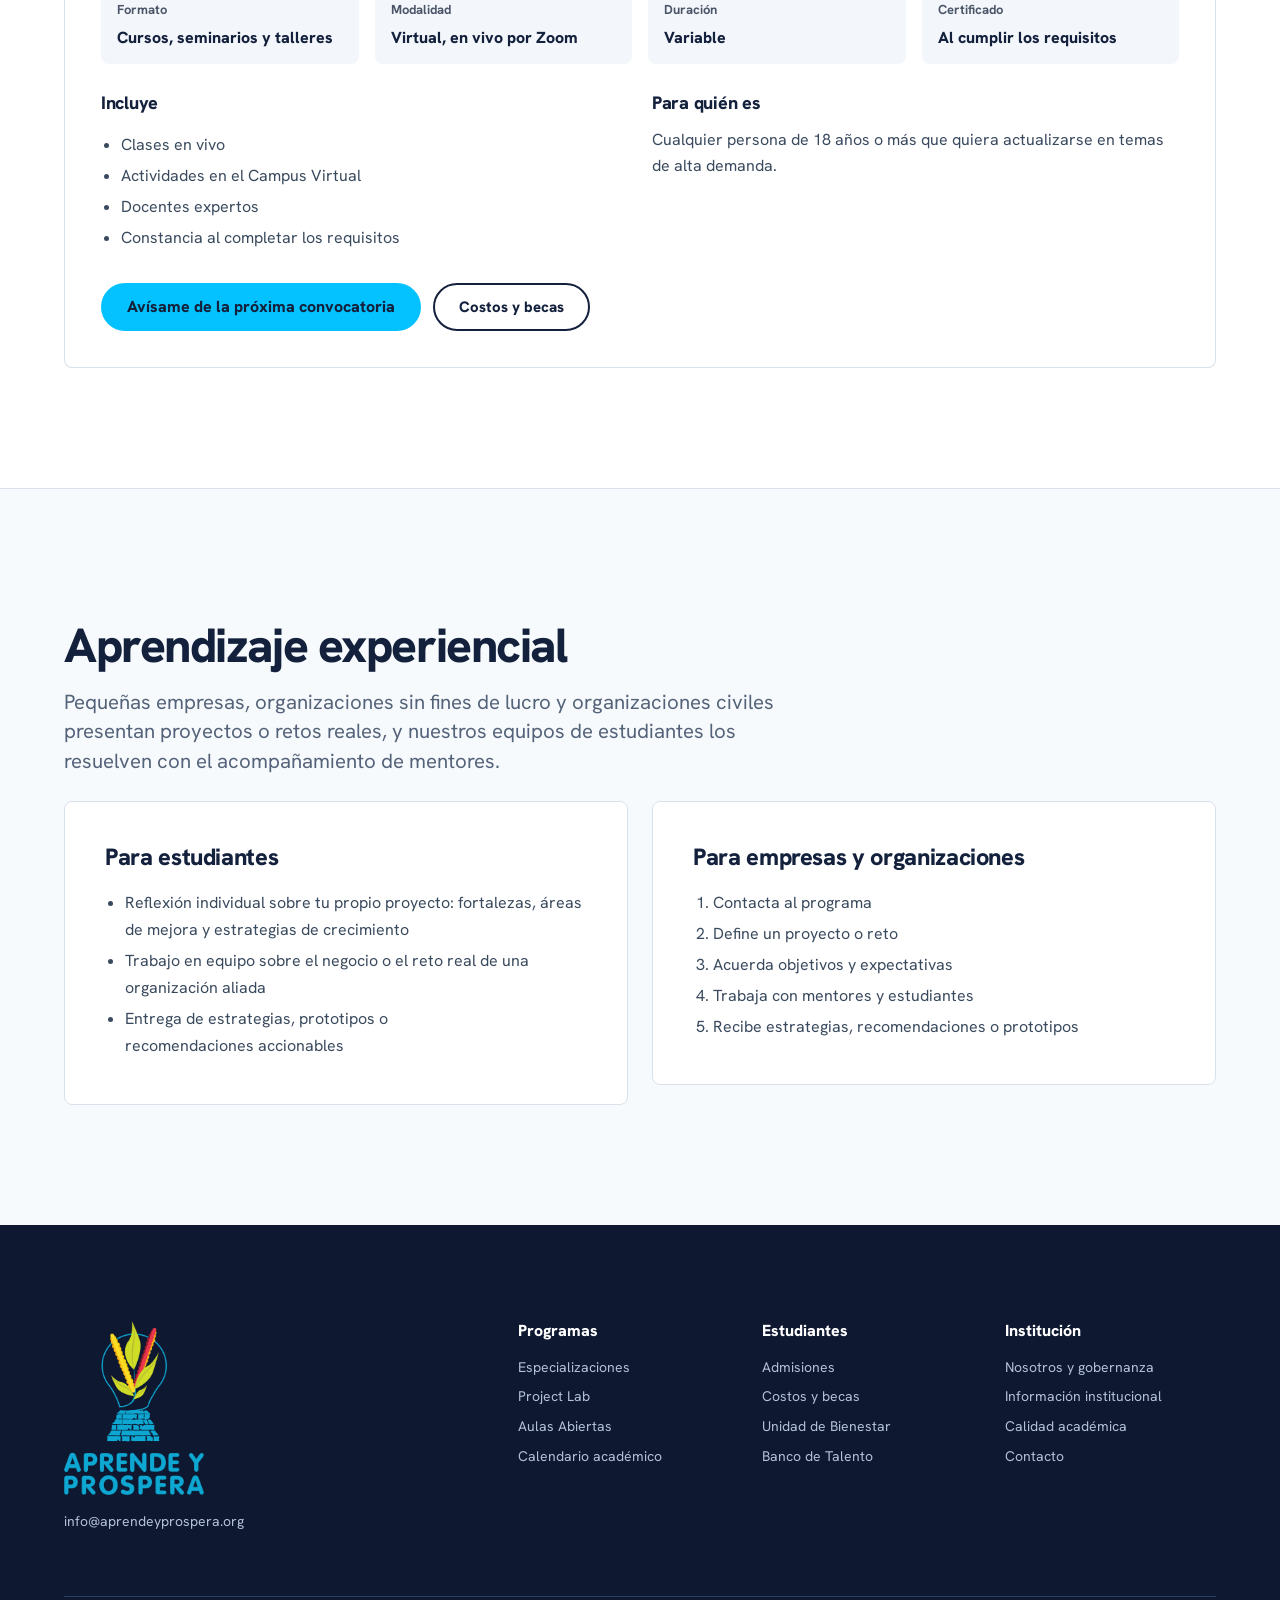
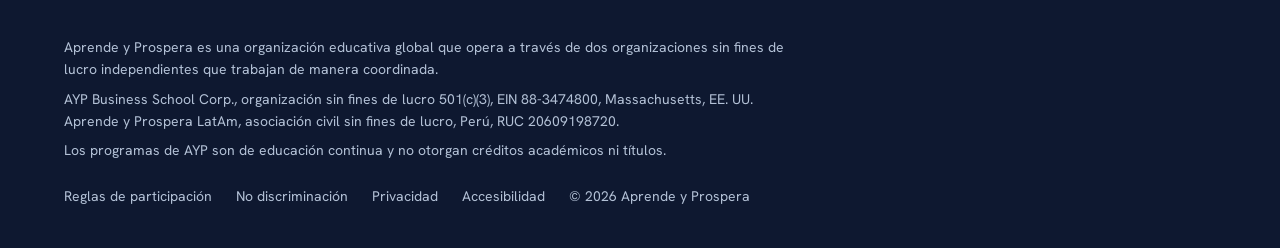
<file: programas.html>
<!doctype html>
<html lang="es">
<head>
<meta charset="utf-8">
<meta name="description" content="Especializaciones, Project Lab, Aulas Abiertas y aprendizaje experiencial de AYP Business School: clases en vivo, mentoría y proyectos reales.">
<meta name="viewport" content="width=device-width, initial-scale=1">
<title>Programas | Aprende y Prospera</title>

<link rel="preconnect" href="https://fonts.googleapis.com">
<link href="https://fonts.googleapis.com/css2?family=Hanken+Grotesk:wght@400;500;600;700;800&amp;display=swap" rel="stylesheet">
<style>
body{margin:0}
a{color:#14213D}a:hover{color:#9B1D2E}
.wrap{max-width:1200px;margin:0 auto;padding:0 32px;box-sizing:border-box}
.nav-links{display:flex;gap:28px}
.hero{display:grid;grid-template-columns:minmax(0,7fr) minmax(0,5fr);gap:56px;align-items:center}
.g2{display:grid;grid-template-columns:repeat(2,minmax(0,1fr));gap:24px}
.g3{display:grid;grid-template-columns:repeat(3,minmax(0,1fr));gap:24px}
.g4{display:grid;grid-template-columns:repeat(4,minmax(0,1fr));gap:24px}
.g6{display:grid;grid-template-columns:repeat(6,minmax(0,1fr));gap:24px}
.who{display:grid;grid-template-columns:minmax(0,5fr) minmax(0,7fr);gap:56px}
.split{display:grid;grid-template-columns:minmax(0,1fr) minmax(0,1fr);gap:24px}
.burger{display:none}
.evgrid{display:grid;grid-template-columns:repeat(3,minmax(0,1fr))}
.stats5{display:grid;grid-template-columns:repeat(5,minmax(0,1fr));gap:8px}
.stats5>div{padding:12px 10px!important}
.stats5>div>div:first-child{font-size:21px!important}
@media (max-width: 600px){.stats5{grid-template-columns:repeat(3,minmax(0,1fr))}}
.evfeat{grid-column:span 2}
@media (max-width: 900px){.evgrid{grid-template-columns:minmax(0,1fr)}.evfeat{grid-column:auto}}
.mega{display:grid;grid-template-columns:repeat(3,minmax(0,1fr)) minmax(0,1.15fr);gap:40px}
.mega a:hover{color:#9B1D2E}
.mosaic{display:grid;grid-template-columns:repeat(4,minmax(0,1fr));grid-auto-rows:200px;gap:16px}
.mosaic .big{grid-column:span 2;grid-row:span 2}
.mosaic .wide{grid-column:span 2}
.ph{background:#E3E8EF;border-radius:16px;position:relative;overflow:hidden;display:flex;align-items:center;justify-content:center}
@media (max-width: 1100px){.nav-links{display:none}.burger{display:flex}.g6{grid-template-columns:repeat(3,minmax(0,1fr))}}
@media (max-width: 900px){.mosaic{grid-template-columns:repeat(2,minmax(0,1fr))}.hero,.who,.split{grid-template-columns:minmax(0,1fr)}.g3,.g4{grid-template-columns:repeat(2,minmax(0,1fr))}.hide-sm{display:none}}
@media (max-width: 600px){.mosaic{grid-auto-rows:160px}.mosaic .big{grid-row:span 1}.wrap{padding:0 20px}.g2,.g3,.g4{grid-template-columns:minmax(0,1fr)}.g6{grid-template-columns:repeat(2,minmax(0,1fr))}.h1{font-size:40px !important}.h2{font-size:30px !important}}
</style>

<style>[hidden]{display:none !important} .burger{cursor:pointer}</style>

<style>
.eyebrow{margin:0;font-size:13px;font-weight:700;letter-spacing:.16em;text-transform:uppercase;color:#9B1D2E}
.sec{padding:72px 0;border-top:1px solid #E3E8EF;scroll-margin-top:72px}
.sec h2{margin:12px 0 0;font-size:36px;line-height:1.12;font-weight:800;letter-spacing:-.01em}
.lead{margin:16px 0 0;font-size:18px;line-height:1.65;color:#3A4A5E;max-width:820px}
.body p{font-size:17px;line-height:1.7;color:#3A4A5E;max-width:820px}
.card{border:1px solid #E3E8EF;border-radius:16px;padding:28px;background:#fff}
.card h3{margin:0;font-size:20px;font-weight:800;line-height:1.3}
.card p{margin:10px 0 0;font-size:16px;line-height:1.6;color:#3A4A5E}
.meta{margin:0;font-size:13px;font-weight:700;color:#4A5568}
.todo{margin-top:20px;border:1.5px dashed #E0A800;background:#FFF8DB;border-radius:12px;padding:16px 20px;font-size:15px;line-height:1.6;color:#5B4A00;max-width:820px}
.todo strong{color:#3D3100}
.chips{display:flex;flex-wrap:wrap;gap:8px;margin-top:28px}
.chips a{text-decoration:none;font-size:14px;font-weight:700;background:#fff;border:1px solid #CFE6F0;border-radius:999px;padding:8px 14px}
.chips a:hover{border-color:#03C2FF;color:#14213D}
.list{margin:16px 0 0;padding-left:20px;font-size:16px;line-height:1.7;color:#3A4A5E}
.list li{margin:4px 0}
.btn{display:inline-block;text-decoration:none;background:#03C2FF;color:#14213D;border-radius:8px;padding:13px 22px;font-weight:800;font-size:15px}
.btn2{display:inline-block;text-decoration:none;border:1.5px solid #14213D;border-radius:8px;padding:12px 22px;font-weight:700;font-size:15px}
.tbl{width:100%;border-collapse:collapse;margin-top:20px;font-size:16px}
.tbl th,.tbl td{text-align:left;padding:14px 12px;border-bottom:1px solid #E3E8EF;vertical-align:top}
.tbl th{font-size:13px;letter-spacing:.08em;text-transform:uppercase;color:#4A5568}
.person{display:flex;flex-direction:column;gap:2px;padding:14px 0;border-bottom:1px solid #EEF1F5}
.person b{font-size:16px}.person span{font-size:14px;color:#4A5568;line-height:1.45}
.prog{border-top:6px solid var(--c1)}
.prog .tag{display:inline-block;font-size:12px;font-weight:800;letter-spacing:.06em;text-transform:uppercase;background:var(--c1);color:#14213D;border-radius:999px;padding:4px 10px}
.facts{display:grid;grid-template-columns:repeat(auto-fit,minmax(170px,1fr));gap:16px;margin-top:24px}
.facts div{background:#F4F7FA;border-radius:12px;padding:16px}
.facts b{display:block;font-size:13px;color:#4A5568;font-weight:700}
.facts span{display:block;margin-top:6px;font-size:16px;font-weight:800;line-height:1.35}
details.faq{border-bottom:1px solid #E3E8EF;padding:18px 0;max-width:860px}
details.faq summary{cursor:pointer;font-size:17px;font-weight:800;list-style:none}
details.faq summary::after{content:"+";float:right;font-weight:800;color:#9B1D2E}
details.faq[open] summary::after{content:"–"}
details.faq p{margin:10px 0 0;font-size:16px;line-height:1.65;color:#3A4A5E}
@media (max-width:900px){.sec h2{font-size:30px}}
@media (max-width:600px){.tbl{font-size:15px}}
</style>
<style id="ayp-polish">
/* Pulido de acabado (Hallmark, nivel polish): mantiene el diseño, corrige detalles */
html,body{overflow-x:clip}
:where(a,button,summary,input,select,textarea):focus-visible{outline:3px solid #14213D;outline-offset:2px;box-shadow:0 0 0 5px #FFFFFF;border-radius:6px}
:where(a,button):active{transform:translateY(1px)}
h1,h2,h3,.h1,.h2{text-wrap:balance;overflow-wrap:break-word;min-width:0}
p,li{text-wrap:pretty}
p.lead,.lead{max-width:68ch}
.prog .tag,.tag{text-transform:none!important;letter-spacing:0!important;font-size:13px!important}
.prog .tag{background:#FFFFFF!important;color:#14213D!important;box-shadow:inset 0 0 0 2px var(--c1)}
.eyebrow,.tbl th,.meta,[style*="text-transform: uppercase"],[style*="text-transform:uppercase"]{text-transform:none!important;letter-spacing:0!important}
.eyebrow,[style*="text-transform: uppercase"],[style*="text-transform:uppercase"]{font-size:15px!important}
@media (min-width:901px){section .h2,section h2.h2{font-size:clamp(36px,3.4vw,46px)!important;line-height:1.1!important}}
@media (prefers-reduced-motion:reduce){*,*::before,*::after{animation:none!important;transition:none!important;scroll-behavior:auto!important}}
</style>
<link rel="stylesheet" href="ayp-ds.css">
<link rel="alternate" hreflang="es" href="programas.html">
<link rel="alternate" hreflang="en" href="en/programs.html">
</head>
<body>

<div style="font-family: 'Hanken Grotesk', system-ui, sans-serif; color: #14213D; background: #FFFFFF; width: 100%">

<header class="nav night">
  <div class="container">
    <a class="brand" href="index.html"><img src="logo-horizontal.png" alt="Aprende y Prospera" width="141" height="50"></a>
    <nav class="nav-links" aria-label="Principal">
      <a href="nosotros.html">Nosotros</a>
      <a href="programas.html">Programas</a>
      <a href="admisiones.html">Admisiones</a>
      <a href="comunidad.html">Comunidad</a>
    </nav>
    <div class="nav-util">
      <a href="https://virtual.aprendeyprospera.org">Campus Virtual</a>
      <a href="https://bancodetalento-ayp.softr.app/">Banco de Talento</a>
      <p class="lang" aria-label="Idioma"><span aria-current="true">ES</span> <a href="en/programs.html" lang="en" hreflang="en">EN</a></p>
      <a class="btn btn-primary" href="https://www.paypal.com/ncp/payment/AY6MTS8NQ4TKE">Dona</a>
    </div>
    <details class="menu">
      <summary>Menú</summary>
      <div class="menu-panel">
        <a href="en/programs.html" lang="en" hreflang="en">English</a>
        <a href="nosotros.html">Nosotros</a>
        <a href="programas.html">Programas</a>
        <a href="admisiones.html">Admisiones</a>
        <a href="comunidad.html">Comunidad</a>
        <a href="https://virtual.aprendeyprospera.org">Campus Virtual</a>
        <a href="https://bancodetalento-ayp.softr.app/">Banco de Talento</a>
        <a href="https://www.paypal.com/ncp/payment/AY6MTS8NQ4TKE">Dona</a>
      </div>
    </details>
  </div>
</header>


<section class="phero night">
<div class="wrap"><div  style="align-items:stretch">
<div>
<p style="margin:0;font-size:14px;color:#4A5568"><a href="index.html" style="color:#4A5568">Inicio</a> <span aria-hidden="true">/</span> Programas</p>
<h1 class="h1" style="margin:16px 0 0;font-size:52px;line-height:1.06;font-weight:800;letter-spacing:-.02em">Programas para crecer profesionalmente</h1>
<p class="lead" style="font-size:19px">Programas de educación continua sin créditos académicos, con clases en vivo, mentoría y proyectos reales. Todos son ofrecidos y certificados por AYP Business School.</p>
<nav class="chips" aria-label="En esta página"><a href="#project-management">Project Management</a><a href="#ecommerce">E-Commerce</a><a href="#diseno-instruccional">Diseño Instruccional</a><a href="#ia-agentica">IA Agéntica</a><a href="#project-lab">Project Lab</a><a href="#aulas-abiertas">Aulas Abiertas</a><a href="#aprendizaje-experiencial">Aprendizaje experiencial</a></nav>
</div>
</div></div>
</section><div id="especializaciones"></div>
<section id="project-management" class="sec"><div class="wrap">
<article class="prog" style="--c1:#03C2FF;border:1px solid #E3E8EF;border-top:6px solid #03C2FF;border-radius:16px;padding:36px">
<span class="tag" style="color:#14213D">Especialización</span>
<h2 style="margin:14px 0 0;font-size:34px;line-height:1.15;font-weight:800">Project Management &amp; Innovative Leadership</h2>
<p class="lead">Conviértete en líder de proyectos con visión global y herramientas digitales, aplica inteligencia artificial a problemas reales y prepárate para la certificación PMP®.</p>
<div class="facts"><div><b>Duración</b><span>7 meses</span></div><div><b>Estructura</b><span>10 cursos en 3 módulos + taller de coaching</span></div><div><b>Horario</b><span>Clases en vivo en la noche y un sábado al mes</span></div><div><b>Dedicación</b><span>2 h en vivo + 6 h de trabajo autónomo por curso a la semana</span></div></div>
<div class="g3" style="margin-top:24px"><div class="card" style="padding:22px;border-top:4px solid #FAB405"><p class="meta" style="color:#14213D">Módulo I</p><ul class="list"><li>Project Management I</li><li>Planeamiento estratégico</li><li>Cultura y desarrollo organizacional</li><li>Habilidades directivas y de liderazgo</li></ul></div><div class="card" style="padding:22px;border-top:4px solid #FAB405"><p class="meta" style="color:#14213D">Módulo II</p><ul class="list"><li>Project Management II</li><li>OKRs</li><li>Métodos ágiles</li></ul></div><div class="card" style="padding:22px;border-top:4px solid #FAB405"><p class="meta" style="color:#14213D">Módulo III</p><ul class="list"><li>Project Management III</li><li>Coaching gerencial</li><li>Gestión del cambio</li></ul></div></div>
<div class="g2" style="margin-top:28px;align-items:start">
<div><h3 style="margin:0;font-size:18px;font-weight:800">Incluye</h3><ul class="list"><li>Certificado digital emitido por AYP Business School</li><li>Mentoría personalizada</li><li>Proyectos reales y portafolio</li><li>Docentes internacionales</li><li>100% virtual, clases en vivo</li><li>Taller de Coaching Laboral y Ontológico</li><li>Preparación para la certificación PMP®</li></ul></div>
<div><h3 style="margin:0;font-size:18px;font-weight:800">Para quién es</h3><p style="margin:12px 0 0;font-size:16px;line-height:1.65;color:#3A4A5E">Personas adultas (18+) en América Latina y Estados Unidos que quieren liderar proyectos innovadores, con conocimientos o experiencia básica en gestión de proyectos. Dirige el programa Heydi Pazmiño.</p></div>
</div>
<div class="todo"><strong>Por completar:</strong> fecha de inicio de la próxima cohorte.</div>
<div style="display:flex;flex-wrap:wrap;gap:12px;margin-top:28px"><a class="btn" href="index.html#suscribete">Avísame de la próxima convocatoria</a><a class="btn2" href="admisiones.html#costos">Costos y becas</a></div>
</article></div></section>
<section id="ecommerce" class="sec"><div class="wrap">
<article class="prog" style="--c1:#136770;border:1px solid #E3E8EF;border-top:6px solid #136770;border-radius:16px;padding:36px">
<span class="tag" style="color:#FFFFFF">Especialización</span>
<h2 style="margin:14px 0 0;font-size:34px;line-height:1.15;font-weight:800">E-Commerce y Marketing Digital</h2>
<p class="lead">Desarrolla un negocio digital real desde el primer día: SEO, SEM, branding, community management, growth marketing, pagos en línea, logística, Google Ads y Google Analytics.</p>
<div class="facts"><div><b>Duración</b><span>7 meses</span></div><div><b>Estructura</b><span>10 cursos en 3 módulos + taller de coaching</span></div><div><b>Horario</b><span>Dos sesiones semanales en la noche y un sábado al mes</span></div><div><b>Edición</b><span>3.ª edición</span></div></div>
<div class="g3" style="margin-top:24px"><div class="card" style="padding:22px;border-top:4px solid #FF914D"><p class="meta" style="color:#14213D">Módulo I</p><ul class="list"><li>Marketing digital I</li><li>Modelos de negocio digitales</li><li>Gestión de redes sociales</li><li>Marketing digital II</li></ul></div><div class="card" style="padding:22px;border-top:4px solid #FF914D"><p class="meta" style="color:#14213D">Módulo II</p><ul class="list"><li>Medios de pago en tiendas en línea</li><li>Aspectos legales del e-commerce</li><li>Comercio y logística del e-commerce</li></ul></div><div class="card" style="padding:22px;border-top:4px solid #FF914D"><p class="meta" style="color:#14213D">Módulo III</p><ul class="list"><li>Creación de sitios web y apps</li><li>Growth marketing</li><li>Coaching final y portafolio</li></ul></div></div>
<div class="g2" style="margin-top:28px;align-items:start">
<div><h3 style="margin:0;font-size:18px;font-weight:800">Incluye</h3><ul class="list"><li>Certificado digital emitido por AYP Business School</li><li>Mentoría personalizada</li><li>Proyectos reales y portafolio</li><li>Docentes internacionales</li><li>100% virtual, clases en vivo</li><li>Taller de Coaching Laboral y Ontológico</li></ul></div>
<div><h3 style="margin:0;font-size:18px;font-weight:800">Para quién es</h3><p style="margin:12px 0 0;font-size:16px;line-height:1.65;color:#3A4A5E">Emprendedores, futuros consultores y nómadas digitales (18+) con un proyecto de negocio propio o un rol activo en uno, y formación básica en marketing digital. Incluye entrevista individual y un examen de conocimientos previos. Dirige el programa José García Martínez.</p></div>
</div>
<div class="todo"><strong>Por completar:</strong> fecha de inicio de la 3.ª edición.</div>
<div style="display:flex;flex-wrap:wrap;gap:12px;margin-top:28px"><a class="btn" href="index.html#suscribete">Avísame de la próxima convocatoria</a><a class="btn2" href="admisiones.html#costos">Costos y becas</a></div>
</article></div></section>
<section id="diseno-instruccional" class="sec"><div class="wrap">
<article class="prog" style="--c1:#20BF6B;border:1px solid #E3E8EF;border-top:6px solid #20BF6B;border-radius:16px;padding:36px">
<span class="tag" style="color:#FFFFFF">Especialización</span>
<h2 style="margin:14px 0 0;font-size:34px;line-height:1.15;font-weight:800">Diseño Instruccional y Didáctica Digital</h2>
<p class="lead">Diseña experiencias de aprendizaje innovadoras y efectivas para entornos virtuales e híbridos, con proyectos reales, herramientas actuales e inteligencia artificial.</p>
<div class="facts"><div><b>Duración</b><span>7 meses</span></div><div><b>Estructura</b><span>10 cursos en 4 módulos + taller de Coaching Ontológico y Laboral</span></div><div><b>Horario</b><span>Dos noches por semana (7–10 p.m.) y un sábado al mes, hora de Perú</span></div><div><b>Plataformas</b><span>Zoom y Campus Virtual (Moodle)</span></div></div>
<div class="g3" style="margin-top:24px"><div class="card" style="padding:22px;border-top:4px solid #3867D6"><p class="meta" style="color:#14213D">Módulos I y II</p><ul class="list"><li>Principios del aprendizaje</li><li>Fundamentos del diseño instruccional</li><li>E-learning o aprendizaje virtual</li><li>Técnicas y estrategias para la enseñanza digital</li><li>Gestión de aprendizaje virtual</li></ul></div><div class="card" style="padding:22px;border-top:4px solid #3867D6"><p class="meta" style="color:#14213D">Módulo III</p><ul class="list"><li>Inclusión en la educación virtual</li><li>En las aulas sí se juegan</li><li>Aprendizaje inmersivo</li></ul></div><div class="card" style="padding:22px;border-top:4px solid #3867D6"><p class="meta" style="color:#14213D">Módulo IV</p><ul class="list"><li>IA en la educación</li><li>Ética y marca profesional</li></ul></div></div>
<div class="g2" style="margin-top:28px;align-items:start">
<div><h3 style="margin:0;font-size:18px;font-weight:800">Incluye</h3><ul class="list"><li>Certificado digital emitido por AYP Business School</li><li>Mentoría personalizada</li><li>Proyectos reales y portafolio</li><li>Docentes internacionales</li><li>100% virtual, clases en vivo</li><li>Taller de Coaching Ontológico y Laboral</li></ul></div>
<div><h3 style="margin:0;font-size:18px;font-weight:800">Para quién es</h3><p style="margin:12px 0 0;font-size:16px;line-height:1.65;color:#3A4A5E">Docentes y líderes educativos, capacitadores corporativos y diseñadores instruccionales (18+) en América Latina y Estados Unidos. Dirige el programa Joshelin Esquives.</p></div>
</div>
<div class="todo"><strong>Por completar:</strong> fecha de inicio de la próxima edición.</div>
<div style="display:flex;flex-wrap:wrap;gap:12px;margin-top:28px"><a class="btn" href="index.html#suscribete">Avísame de la próxima convocatoria</a><a class="btn2" href="admisiones.html#costos">Costos y becas</a></div>
</article></div></section>
<section id="ia-agentica" class="sec"><div class="wrap">
<article class="prog" style="--c1:#9B1D2E;border:1px solid #E3E8EF;border-top:6px solid #9B1D2E;border-radius:16px;padding:36px">
<span class="tag" style="color:#FFFFFF">Nueva especialización</span>
<h2 style="margin:14px 0 0;font-size:34px;line-height:1.15;font-weight:800">IA Agéntica Aplicada para la Automatización y el Liderazgo Empresarial</h2>
<p class="lead">Diseña y aplica agentes de inteligencia artificial para automatizar procesos y liderar la transformación de tu organización.</p>
<div class="facts"><div><b>Duración</b><span>5 meses</span></div><div><b>Estructura</b><span>6 cursos + taller de Coaching Laboral y Ontológico</span></div><div><b>Modalidad</b><span>100% virtual, clases en vivo</span></div><div><b>Próxima convocatoria</b><span>Por anunciar</span></div></div>
<div class="g3" style="margin-top:24px"><div class="card" style="padding:22px;border-top:4px solid #9B1D2E"><p class="meta" style="color:#14213D">Curso 1</p><h3 style="margin-top:6px;font-size:17px;line-height:1.35">El cambio de paradigma: de la IA como asistente a la IA como agente</h3></div><div class="card" style="padding:22px;border-top:4px solid #9B1D2E"><p class="meta" style="color:#14213D">Curso 2</p><h3 style="margin-top:6px;font-size:17px;line-height:1.35">El stack tecnológico del líder</h3></div><div class="card" style="padding:22px;border-top:4px solid #9B1D2E"><p class="meta" style="color:#14213D">Curso 3</p><h3 style="margin-top:6px;font-size:17px;line-height:1.35">Automatización de procesos de negocio con agentes</h3></div><div class="card" style="padding:22px;border-top:4px solid #9B1D2E"><p class="meta" style="color:#14213D">Curso 4</p><h3 style="margin-top:6px;font-size:17px;line-height:1.35">Rediseño organizacional: liderando equipos híbridos (humanos + agentes)</h3></div><div class="card" style="padding:22px;border-top:4px solid #9B1D2E"><p class="meta" style="color:#14213D">Curso 5</p><h3 style="margin-top:6px;font-size:17px;line-height:1.35">Gobernanza, riesgos y ética de los agentes autónomos</h3></div><div class="card" style="padding:22px;border-top:4px solid #9B1D2E"><p class="meta" style="color:#14213D">Curso 6</p><h3 style="margin-top:6px;font-size:17px;line-height:1.35">Estrategia, escalamiento y proyecto de cierre</h3></div></div>

<div class="g2" style="margin-top:28px;align-items:start">
<div><h3 style="margin:0;font-size:18px;font-weight:800">Incluye</h3><ul class="list"><li>Certificado digital emitido por AYP Business School</li><li>Mentoría personalizada</li><li>Proyectos reales y portafolio</li><li>Docentes internacionales</li><li>100% virtual, clases en vivo</li><li>Taller de Coaching Laboral y Ontológico</li></ul></div>
<div><h3 style="margin:0;font-size:18px;font-weight:800">Para quién es</h3><p style="margin:12px 0 0;font-size:16px;line-height:1.65;color:#3A4A5E">Profesionales y líderes (18+) de empresas y organizaciones que quieren automatizar procesos con agentes de IA y liderar su adopción. Dirige el programa Harol Alejandría.</p></div>
</div>
<div class="todo"><strong>Por completar:</strong> horario, fechas y docentes.</div>
<div style="display:flex;flex-wrap:wrap;gap:12px;margin-top:28px"><a class="btn" href="index.html#suscribete">Avísame de la próxima convocatoria</a><a class="btn2" href="admisiones.html#costos">Costos y becas</a></div>
</article></div></section>
<section id="project-lab" class="sec"><div class="wrap">
<article class="prog" style="--c1:#E83548;border:1px solid #E3E8EF;border-top:6px solid #E83548;border-radius:16px;padding:36px">
<span class="tag" style="color:#FFFFFF">Emprendimiento</span>
<h2 style="margin:14px 0 0;font-size:34px;line-height:1.15;font-weight:800">Emprendimiento Circular e Innovación: Project Lab</h2>
<p class="lead">Programa de incubación con pre-incubación y mentoría. Cada participante recibe un diagnóstico de la etapa de su emprendimiento, y mentores y coaches construyen con él una ruta personalizada de habilidades técnicas y blandas.</p>
<div class="facts"><div><b>Modalidad</b><span>Híbrida</span></div><div><b>Formato</b><span>Cursos a elección + mentoría</span></div><div><b>Aporte por curso corto</b><span>USD 20 con beca (S/ 30 en Perú)</span></div><div><b>Enfoque</b><span>Ágil, por sprints</span></div></div>
<div class="g3" style="margin-top:24px"><div class="card" style="padding:22px;border-top:4px solid #FACD09"><p class="meta" style="color:#14213D">Cursos disponibles</p><ul class="list"><li>Plan de Negocios para Emprendedores (3 meses)</li><li>Cómo Iniciar un Negocio Exitoso, con el Dr. John Dobson</li></ul></div><div class="card" style="padding:22px;border-top:4px solid #FACD09"><p class="meta" style="color:#14213D">Herramientas</p><ul class="list"><li>Herramientas digitales básicas para el análisis cuantitativo: Excel, Power BI y Bizagi</li></ul></div><div class="card" style="padding:22px;border-top:4px solid #FACD09"><p class="meta" style="color:#14213D">Innovación</p><ul class="list"><li>Design Thinking para la Innovación, con Esperanza Ricalde (4 semanas)</li></ul></div></div>
<div class="g2" style="margin-top:28px;align-items:start">
<div><h3 style="margin:0;font-size:18px;font-weight:800">Incluye</h3><ul class="list"><li>Diagnóstico de tu emprendimiento</li><li>Ruta de aprendizaje personalizada</li><li>Mentoría y asesoría especializada</li><li>Comunidad de emprendedores</li></ul></div>
<div><h3 style="margin:0;font-size:18px;font-weight:800">Para quién es</h3><p style="margin:12px 0 0;font-size:16px;line-height:1.65;color:#3A4A5E">Emprendedores (18+) con una startup, un proyecto innovador o una idea de negocio que quieren validar, desarrollar y escalar. Dirige el programa Guillermo Velazquez.</p></div>
</div>
<div class="todo"><strong>Por completar:</strong> próximas fechas de cada curso de Project Lab.</div>
<div style="display:flex;flex-wrap:wrap;gap:12px;margin-top:28px"><a class="btn" href="index.html#suscribete">Avísame de la próxima convocatoria</a><a class="btn2" href="admisiones.html#costos">Costos y becas</a></div>
</article></div></section>
<section id="aulas-abiertas" class="sec"><div class="wrap">
<article class="prog" style="--c1:#06B9E3;border:1px solid #E3E8EF;border-top:6px solid #06B9E3;border-radius:16px;padding:36px">
<span class="tag" style="color:#14213D">Formación continua</span>
<h2 style="margin:14px 0 0;font-size:34px;line-height:1.15;font-weight:800">Aulas Abiertas</h2>
<p class="lead">Cursos cortos, seminarios y talleres en temas de alta demanda para actualizar tus habilidades (upskilling) o reorientar tu carrera (reskilling). Todo es virtual y sincrónico por Zoom, y la duración varía según el curso.</p>
<div class="facts"><div><b>Formato</b><span>Cursos, seminarios y talleres</span></div><div><b>Modalidad</b><span>Virtual, en vivo por Zoom</span></div><div><b>Duración</b><span>Variable</span></div><div><b>Certificado</b><span>Al cumplir los requisitos</span></div></div>

<div class="g2" style="margin-top:28px;align-items:start">
<div><h3 style="margin:0;font-size:18px;font-weight:800">Incluye</h3><ul class="list"><li>Clases en vivo</li><li>Actividades en el Campus Virtual</li><li>Docentes expertos</li><li>Constancia al completar los requisitos</li></ul></div>
<div><h3 style="margin:0;font-size:18px;font-weight:800">Para quién es</h3><p style="margin:12px 0 0;font-size:16px;line-height:1.65;color:#3A4A5E">Cualquier persona de 18 años o más que quiera actualizarse en temas de alta demanda.</p></div>
</div>
<div class="todo"><strong>Por completar:</strong> lista de los próximos cursos de Aulas Abiertas con fechas y costos.</div>
<div style="display:flex;flex-wrap:wrap;gap:12px;margin-top:28px"><a class="btn" href="index.html#suscribete">Avísame de la próxima convocatoria</a><a class="btn2" href="admisiones.html#costos">Costos y becas</a></div>
</article></div></section>
<section id="aprendizaje-experiencial" class="sec" style="background:#F7FAFC"><div class="wrap">
<h2>Aprendizaje experiencial</h2><p class="lead">Pequeñas empresas, organizaciones sin fines de lucro y organizaciones civiles presentan proyectos o retos reales, y nuestros equipos de estudiantes los resuelven con el acompañamiento de mentores.</p>
<div class="g2" style="margin-top:24px;align-items:start"><article class="card" style=""><h3>Para estudiantes</h3><ul class="list"><li>Reflexión individual sobre tu propio proyecto: fortalezas, áreas de mejora y estrategias de crecimiento</li><li>Trabajo en equipo sobre el negocio o el reto real de una organización aliada</li><li>Entrega de estrategias, prototipos o recomendaciones accionables</li></ul></article><article class="card" style=""><h3>Para empresas y organizaciones</h3><ol class="list"><li>Contacta al programa</li><li>Define un proyecto o reto</li><li>Acuerda objetivos y expectativas</li><li>Trabaja con mentores y estudiantes</li><li>Recibe estrategias, recomendaciones o prototipos</li></ol></article></div>
</div></section>
<footer class="footer night">
  <div class="container">
    <div class="footer-top">
      <div><img src="logo-ayp.png" alt="Aprende y Prospera" width="140" height="174"><p style="margin-top:var(--space-md)"><a href="mailto:info@aprendeyprospera.org">info@aprendeyprospera.org</a></p></div>
      <div><h3>Programas</h3><ul><li><a href="programas.html">Especializaciones</a></li><li><a href="programas.html#project-lab">Project Lab</a></li><li><a href="programas.html#aulas-abiertas">Aulas Abiertas</a></li><li><a href="admisiones.html#calendario">Calendario académico</a></li></ul></div>
      <div><h3>Estudiantes</h3><ul><li><a href="admisiones.html">Admisiones</a></li><li><a href="admisiones.html#costos">Costos y becas</a></li><li><a href="admisiones.html#bienestar">Unidad de Bienestar</a></li><li><a href="https://bancodetalento-ayp.softr.app/">Banco de Talento</a></li></ul></div>
      <div><h3>Institución</h3><ul><li><a href="nosotros.html">Nosotros y gobernanza</a></li><li><a href="institucional.html">Información institucional</a></li><li><a href="institucional.html#calidad">Calidad académica</a></li><li><a href="institucional.html#contacto">Contacto</a></li></ul></div>
    </div>
    <div class="legal">
      <p>Aprende y Prospera es una organización educativa global que opera a través de dos organizaciones sin fines de lucro independientes que trabajan de manera coordinada.</p>
      <p>AYP Business School Corp., organización sin fines de lucro 501(c)(3), EIN 88-3474800, Massachusetts, EE. UU. Aprende y Prospera LatAm, asociación civil sin fines de lucro, Perú, RUC 20609198720.</p>
      <p>Los programas de AYP son de educación continua y no otorgan créditos académicos ni títulos.</p>
      <div class="legal-links"><a href="institucional.html#reglas">Reglas de participación</a><a href="institucional.html#no-discriminacion">No discriminación</a><a href="institucional.html#privacidad">Privacidad</a><a href="institucional.html#accesibilidad">Accesibilidad</a><span>© 2026 Aprende y Prospera</span></div>
    </div>
  </div>
</footer>
</div>

<script>
(function(){
var btns=[].slice.call(document.querySelectorAll('[data-menu]'));
function closeAll(except){btns.forEach(function(b){if(b!==except){b.setAttribute('aria-expanded','false');b.style.background='transparent';var p=document.getElementById('menu-'+b.dataset.menu);if(p)p.hidden=true;}});}
btns.forEach(function(b){b.addEventListener('click',function(e){e.stopPropagation();var p=document.getElementById('menu-'+b.dataset.menu);var open=p.hidden;closeAll(b);p.hidden=!open;b.setAttribute('aria-expanded',String(open));b.style.background=open?'#EAF8FD':'transparent';});});
document.addEventListener('click',function(e){if(!e.target.closest('.megapanel'))closeAll();});
document.addEventListener('keydown',function(e){if(e.key==='Escape')closeAll();});
// mobile menu
var burger=document.querySelector('.burger');var mm=document.getElementById('mobile-menu');
if(burger&&mm){burger.addEventListener('click',function(e){e.stopPropagation();mm.hidden=!mm.hidden;burger.setAttribute('aria-expanded',String(!mm.hidden));});}
// language toggle note

})();
</script>
</body>
</html>
</file>
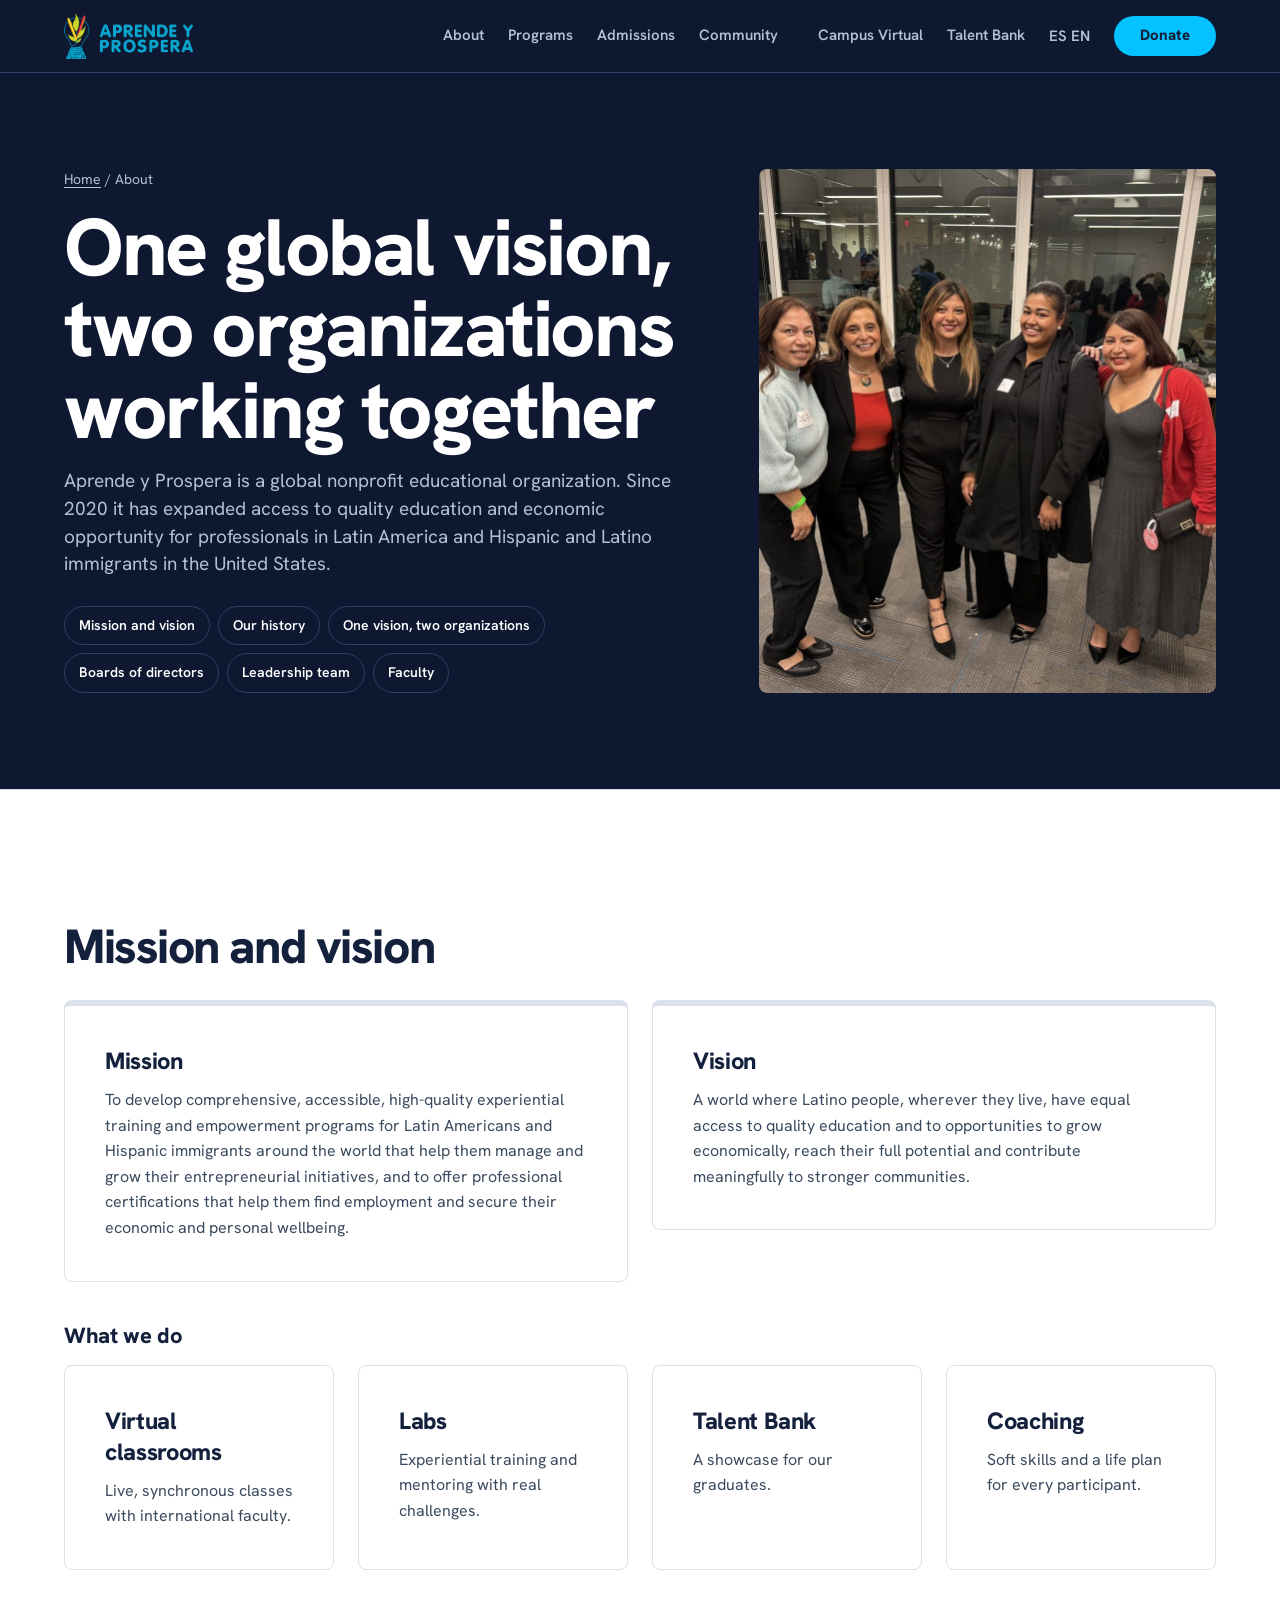
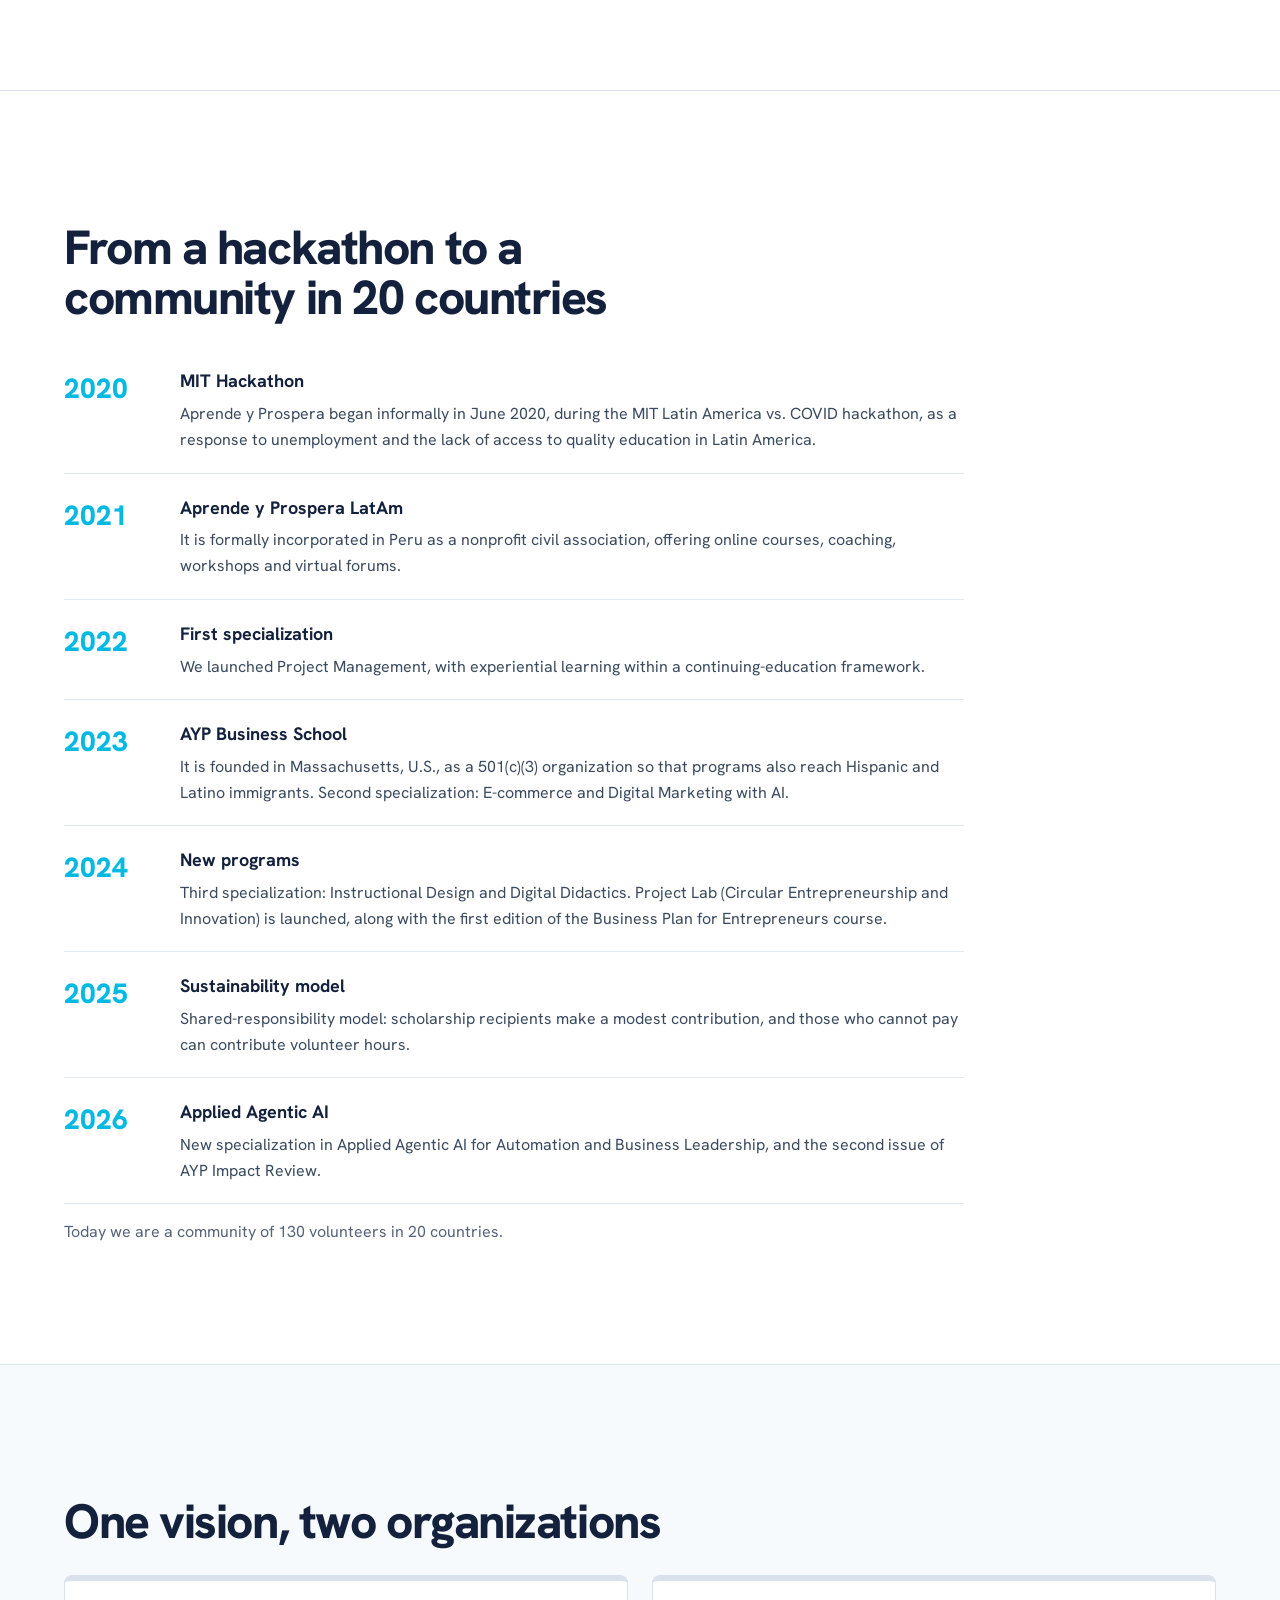
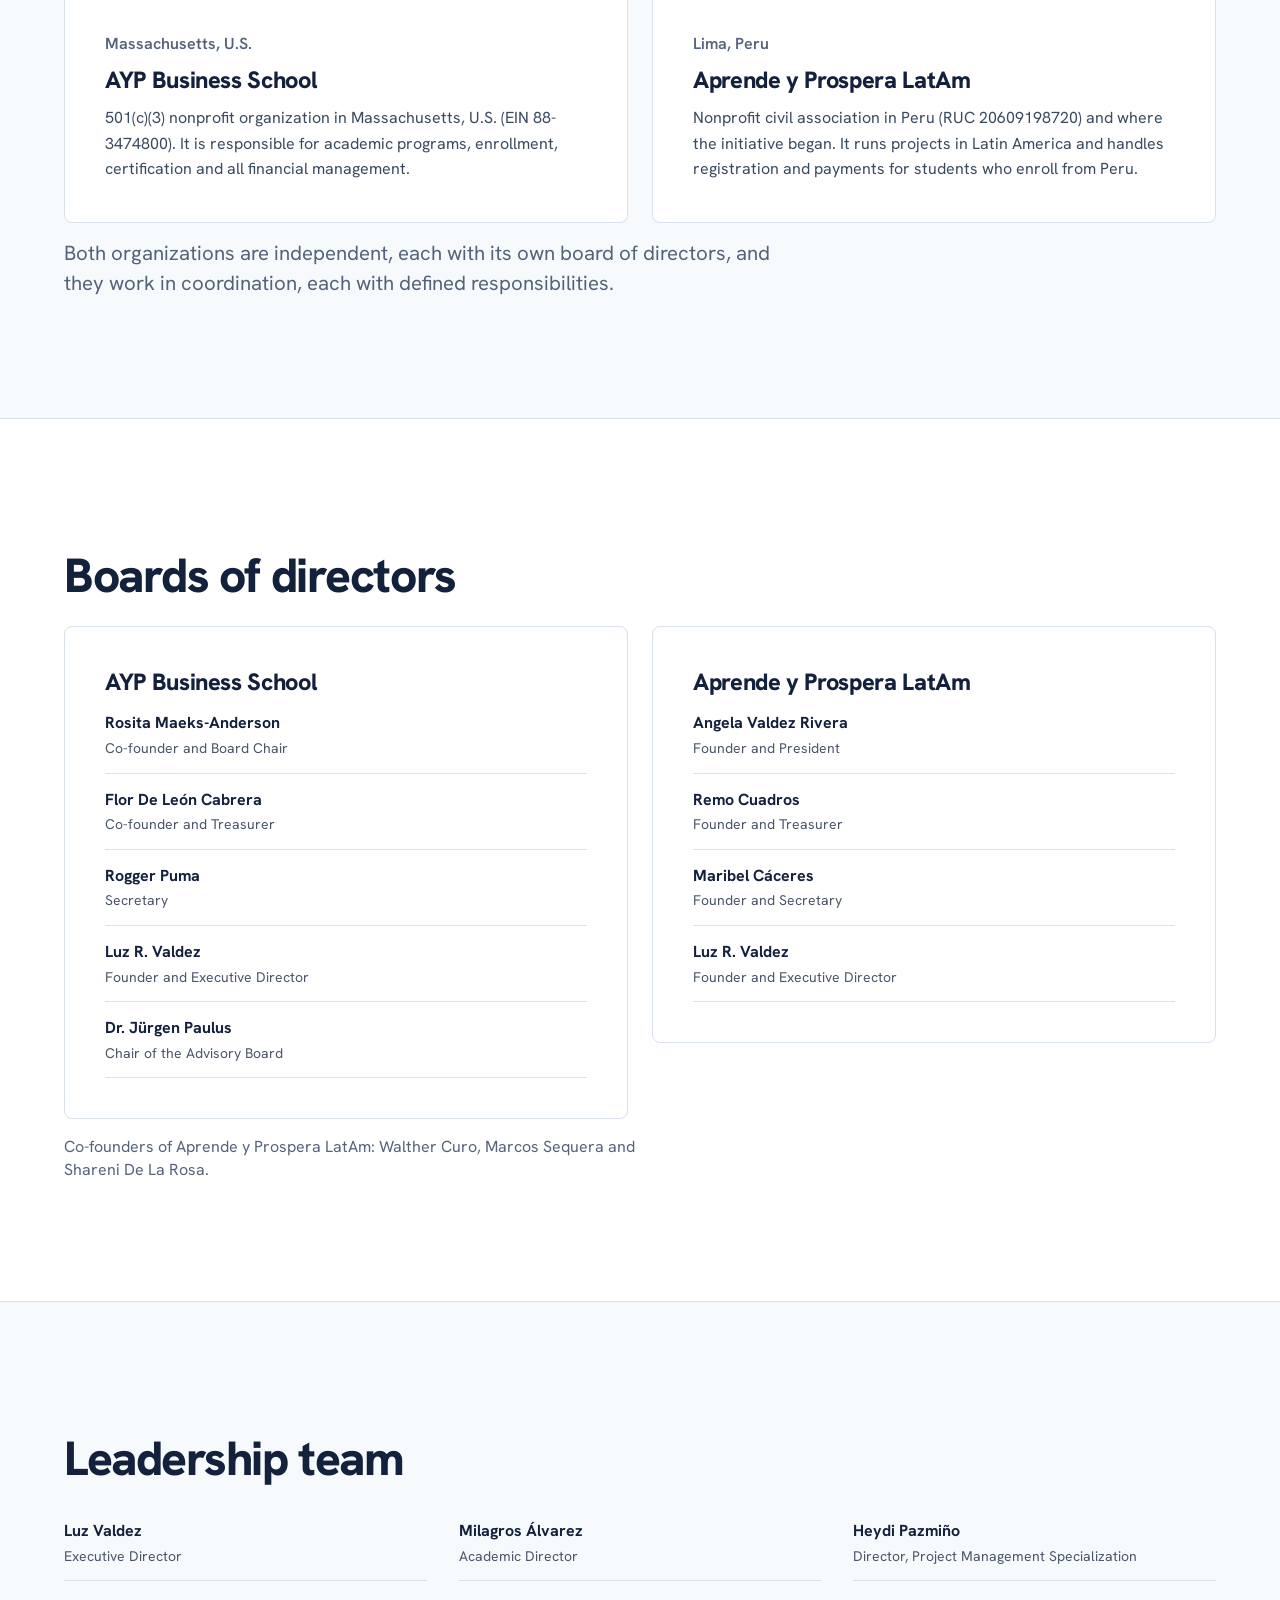
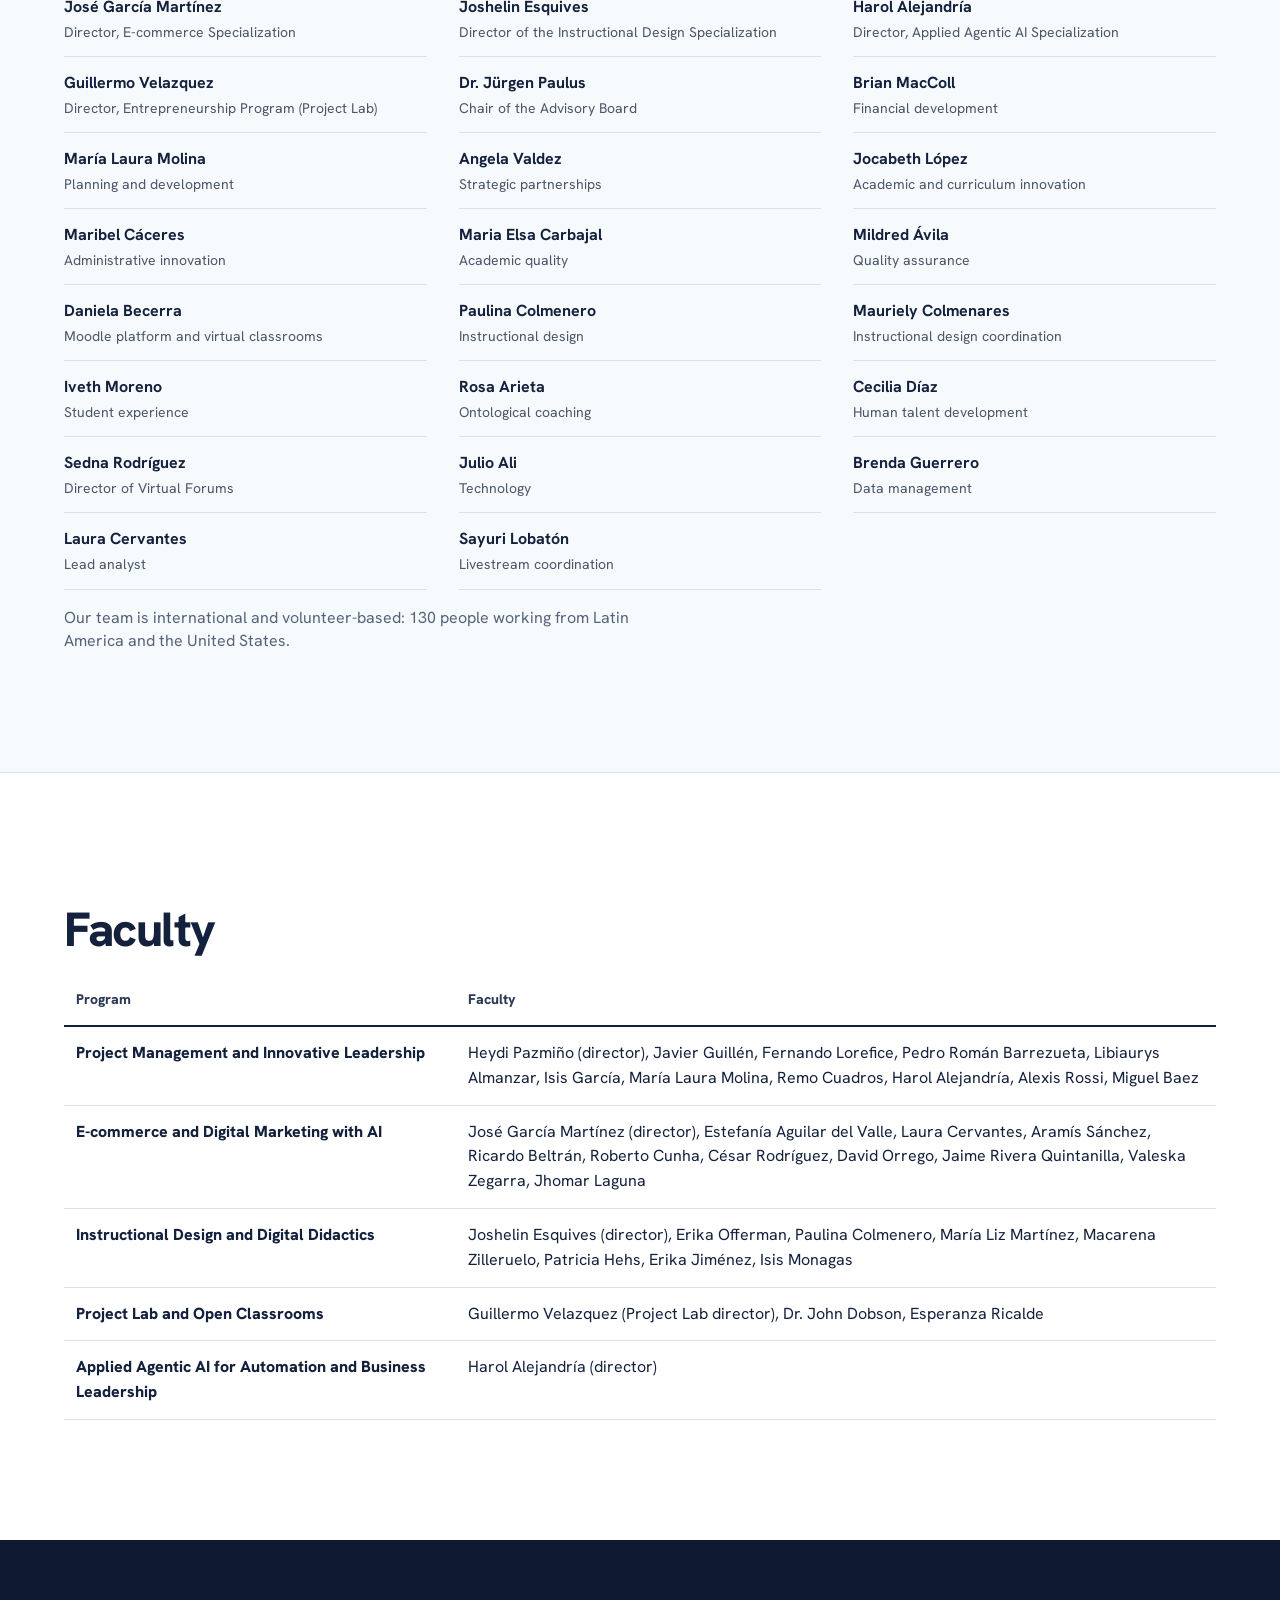
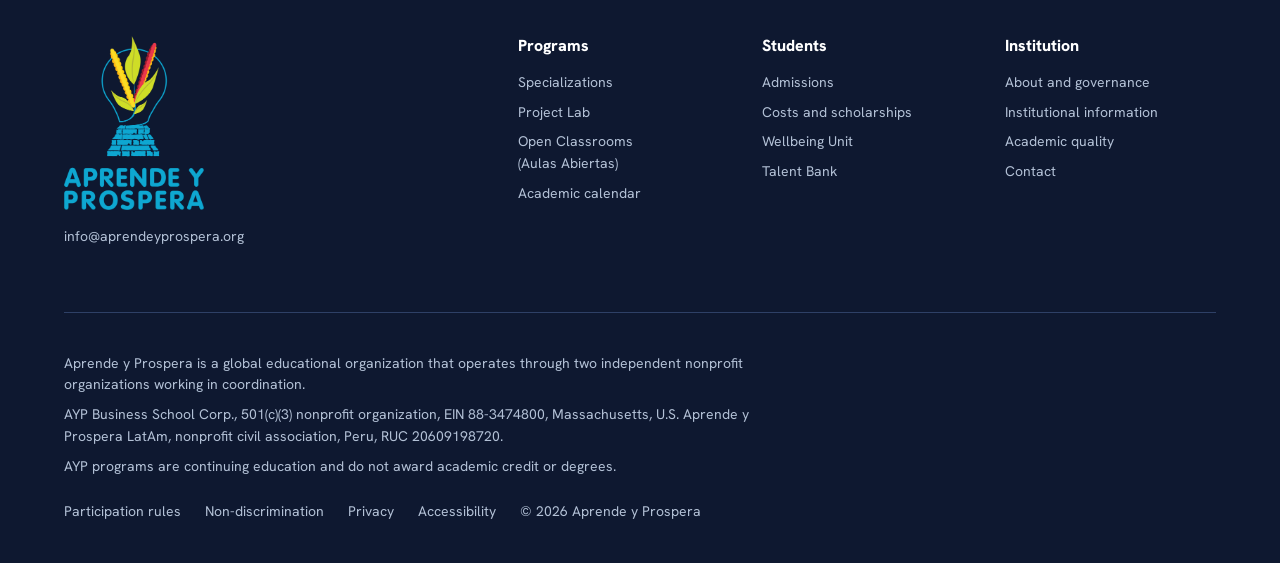
<file: en/about.html>
<!doctype html>
<html lang="en">
<head>
<meta charset="utf-8">
<meta name="description" content="Mission, history, boards, team and faculty of Aprende y Prospera: one global vision carried out by two nonprofit organizations.">
<meta name="viewport" content="width=device-width, initial-scale=1">
<title>About | Aprende y Prospera</title>

<link rel="preconnect" href="https://fonts.googleapis.com">
<link href="https://fonts.googleapis.com/css2?family=Hanken+Grotesk:wght@400;500;600;700;800&amp;display=swap" rel="stylesheet">
<style>
body{margin:0}
a{color:#14213D}a:hover{color:#9B1D2E}
.wrap{max-width:1200px;margin:0 auto;padding:0 32px;box-sizing:border-box}
.nav-links{display:flex;gap:28px}
.hero{display:grid;grid-template-columns:minmax(0,7fr) minmax(0,5fr);gap:56px;align-items:center}
.g2{display:grid;grid-template-columns:repeat(2,minmax(0,1fr));gap:24px}
.g3{display:grid;grid-template-columns:repeat(3,minmax(0,1fr));gap:24px}
.g4{display:grid;grid-template-columns:repeat(4,minmax(0,1fr));gap:24px}
.g6{display:grid;grid-template-columns:repeat(6,minmax(0,1fr));gap:24px}
.who{display:grid;grid-template-columns:minmax(0,5fr) minmax(0,7fr);gap:56px}
.split{display:grid;grid-template-columns:minmax(0,1fr) minmax(0,1fr);gap:24px}
.burger{display:none}
.evgrid{display:grid;grid-template-columns:repeat(3,minmax(0,1fr))}
.stats5{display:grid;grid-template-columns:repeat(5,minmax(0,1fr));gap:8px}
.stats5>div{padding:12px 10px!important}
.stats5>div>div:first-child{font-size:21px!important}
@media (max-width: 600px){.stats5{grid-template-columns:repeat(3,minmax(0,1fr))}}
.evfeat{grid-column:span 2}
@media (max-width: 900px){.evgrid{grid-template-columns:minmax(0,1fr)}.evfeat{grid-column:auto}}
.mega{display:grid;grid-template-columns:repeat(3,minmax(0,1fr)) minmax(0,1.15fr);gap:40px}
.mega a:hover{color:#9B1D2E}
.mosaic{display:grid;grid-template-columns:repeat(4,minmax(0,1fr));grid-auto-rows:200px;gap:16px}
.mosaic .big{grid-column:span 2;grid-row:span 2}
.mosaic .wide{grid-column:span 2}
.ph{background:#E3E8EF;border-radius:16px;position:relative;overflow:hidden;display:flex;align-items:center;justify-content:center}
@media (max-width: 1100px){.nav-links{display:none}.burger{display:flex}.g6{grid-template-columns:repeat(3,minmax(0,1fr))}}
@media (max-width: 900px){.mosaic{grid-template-columns:repeat(2,minmax(0,1fr))}.hero,.who,.split{grid-template-columns:minmax(0,1fr)}.g3,.g4{grid-template-columns:repeat(2,minmax(0,1fr))}.hide-sm{display:none}}
@media (max-width: 600px){.mosaic{grid-auto-rows:160px}.mosaic .big{grid-row:span 1}.wrap{padding:0 20px}.g2,.g3,.g4{grid-template-columns:minmax(0,1fr)}.g6{grid-template-columns:repeat(2,minmax(0,1fr))}.h1{font-size:40px !important}.h2{font-size:30px !important}}
</style>

<style>[hidden]{display:none !important} .burger{cursor:pointer}</style>

<style>
.eyebrow{margin:0;font-size:13px;font-weight:700;letter-spacing:.16em;text-transform:uppercase;color:#9B1D2E}
.sec{padding:72px 0;border-top:1px solid #E3E8EF;scroll-margin-top:72px}
.sec h2{margin:12px 0 0;font-size:36px;line-height:1.12;font-weight:800;letter-spacing:-.01em}
.lead{margin:16px 0 0;font-size:18px;line-height:1.65;color:#3A4A5E;max-width:820px}
.body p{font-size:17px;line-height:1.7;color:#3A4A5E;max-width:820px}
.card{border:1px solid #E3E8EF;border-radius:16px;padding:28px;background:#fff}
.card h3{margin:0;font-size:20px;font-weight:800;line-height:1.3}
.card p{margin:10px 0 0;font-size:16px;line-height:1.6;color:#3A4A5E}
.meta{margin:0;font-size:13px;font-weight:700;color:#4A5568}
.todo{margin-top:20px;border:1.5px dashed #E0A800;background:#FFF8DB;border-radius:12px;padding:16px 20px;font-size:15px;line-height:1.6;color:#5B4A00;max-width:820px}
.todo strong{color:#3D3100}
.chips{display:flex;flex-wrap:wrap;gap:8px;margin-top:28px}
.chips a{text-decoration:none;font-size:14px;font-weight:700;background:#fff;border:1px solid #CFE6F0;border-radius:999px;padding:8px 14px}
.chips a:hover{border-color:#03C2FF;color:#14213D}
.list{margin:16px 0 0;padding-left:20px;font-size:16px;line-height:1.7;color:#3A4A5E}
.list li{margin:4px 0}
.btn{display:inline-block;text-decoration:none;background:#03C2FF;color:#14213D;border-radius:8px;padding:13px 22px;font-weight:800;font-size:15px}
.btn2{display:inline-block;text-decoration:none;border:1.5px solid #14213D;border-radius:8px;padding:12px 22px;font-weight:700;font-size:15px}
.tbl{width:100%;border-collapse:collapse;margin-top:20px;font-size:16px}
.tbl th,.tbl td{text-align:left;padding:14px 12px;border-bottom:1px solid #E3E8EF;vertical-align:top}
.tbl th{font-size:13px;letter-spacing:.08em;text-transform:uppercase;color:#4A5568}
.person{display:flex;flex-direction:column;gap:2px;padding:14px 0;border-bottom:1px solid #EEF1F5}
.person b{font-size:16px}.person span{font-size:14px;color:#4A5568;line-height:1.45}
.prog{border-top:6px solid var(--c1)}
.prog .tag{display:inline-block;font-size:12px;font-weight:800;letter-spacing:.06em;text-transform:uppercase;background:var(--c1);color:#14213D;border-radius:999px;padding:4px 10px}
.facts{display:grid;grid-template-columns:repeat(auto-fit,minmax(170px,1fr));gap:16px;margin-top:24px}
.facts div{background:#F4F7FA;border-radius:12px;padding:16px}
.facts b{display:block;font-size:13px;color:#4A5568;font-weight:700}
.facts span{display:block;margin-top:6px;font-size:16px;font-weight:800;line-height:1.35}
details.faq{border-bottom:1px solid #E3E8EF;padding:18px 0;max-width:860px}
details.faq summary{cursor:pointer;font-size:17px;font-weight:800;list-style:none}
details.faq summary::after{content:"+";float:right;font-weight:800;color:#9B1D2E}
details.faq[open] summary::after{content:"–"}
details.faq p{margin:10px 0 0;font-size:16px;line-height:1.65;color:#3A4A5E}
@media (max-width:900px){.sec h2{font-size:30px}}
@media (max-width:600px){.tbl{font-size:15px}}
</style>
<style id="ayp-polish">
/* Pulido de acabado (Hallmark, nivel polish): mantiene el diseño, corrige detalles */
html,body{overflow-x:clip}
:where(a,button,summary,input,select,textarea):focus-visible{outline:3px solid #14213D;outline-offset:2px;box-shadow:0 0 0 5px #FFFFFF;border-radius:6px}
:where(a,button):active{transform:translateY(1px)}
h1,h2,h3,.h1,.h2{text-wrap:balance;overflow-wrap:break-word;min-width:0}
p,li{text-wrap:pretty}
p.lead,.lead{max-width:68ch}
.prog .tag,.tag{text-transform:none!important;letter-spacing:0!important;font-size:13px!important}
.prog .tag{background:#FFFFFF!important;color:#14213D!important;box-shadow:inset 0 0 0 2px var(--c1)}
.eyebrow,.tbl th,.meta,[style*="text-transform: uppercase"],[style*="text-transform:uppercase"]{text-transform:none!important;letter-spacing:0!important}
.eyebrow,[style*="text-transform: uppercase"],[style*="text-transform:uppercase"]{font-size:15px!important}
@media (min-width:901px){section .h2,section h2.h2{font-size:clamp(36px,3.4vw,46px)!important;line-height:1.1!important}}
@media (prefers-reduced-motion:reduce){*,*::before,*::after{animation:none!important;transition:none!important;scroll-behavior:auto!important}}
</style>
<link rel="stylesheet" href="../ayp-ds.css">
<link rel="alternate" hreflang="es" href="../nosotros.html">
<link rel="alternate" hreflang="en" href="about.html">
</head>
<body>

<div style="font-family: 'Hanken Grotesk', system-ui, sans-serif; color: #14213D; background: #FFFFFF; width: 100%">

<header class="nav night">
  <div class="container">
    <a class="brand" href="index.html"><img src="../logo-horizontal.png" alt="Aprende y Prospera" width="141" height="50"></a>
    <nav class="nav-links" aria-label="Main">
      <a href="about.html">About</a>
      <a href="programs.html">Programs</a>
      <a href="admissions.html">Admissions</a>
      <a href="community.html">Community</a>
    </nav>
    <div class="nav-util">
      <a href="https://virtual.aprendeyprospera.org">Campus Virtual</a>
      <a href="https://bancodetalento-ayp.softr.app/">Talent Bank</a>
      <p class="lang" aria-label="Language"><a href="../nosotros.html" lang="es" hreflang="es">ES</a> <span aria-current="true">EN</span></p>
      <a class="btn btn-primary" href="https://www.paypal.com/ncp/payment/AY6MTS8NQ4TKE">Donate</a>
    </div>
    <details class="menu">
      <summary>Menu</summary>
      <div class="menu-panel">
        <a href="../nosotros.html" lang="es" hreflang="es">Español</a>
        <a href="about.html">About</a>
        <a href="programs.html">Programs</a>
        <a href="admissions.html">Admissions</a>
        <a href="community.html">Community</a>
        <a href="https://virtual.aprendeyprospera.org">Campus Virtual</a>
        <a href="https://bancodetalento-ayp.softr.app/">Talent Bank</a>
        <a href="https://www.paypal.com/ncp/payment/AY6MTS8NQ4TKE">Donate</a>
      </div>
    </details>
  </div>
</header>


<section class="phero night">
<div class="wrap"><div class="hero" style="align-items:stretch">
<div>
<p style="margin:0;font-size:14px;color:#4A5568"><a href="index.html" style="color:#4A5568">Home</a> <span aria-hidden="true">/</span> About</p>
<h1 class="h1" style="margin:16px 0 0;font-size:52px;line-height:1.06;font-weight:800;letter-spacing:-.02em">One global vision, two organizations working together</h1>
<p class="lead" style="font-size:19px">Aprende y Prospera is a global nonprofit educational organization. Since 2020 it has expanded access to quality education and economic opportunity for professionals in Latin America and Hispanic and Latino immigrants in the United States.</p>
<nav class="chips" aria-label="On this page"><a href="#mision">Mission and vision</a><a href="#historia">Our history</a><a href="#organizaciones">One vision, two organizations</a><a href="#consejos">Boards of directors</a><a href="#liderazgo">Leadership team</a><a href="#docentes">Faculty</a></nav>
</div><div><img src="../fotos/equipo-ayp.jpg" alt="The Aprende y Prospera community at an event in Cambridge, MA" style="display:block;width:100%;height:100%;min-height:260px;object-fit:cover;border-radius:16px"></div>
</div></div>
</section>
<section id="mision" class="sec"><div class="wrap">
<h2>Mission and vision</h2>
<div class="g2" style="margin-top:28px;align-items:start"><article class="card" style="border-top:6px solid #06B9E3"><h3>Mission</h3><p>To develop comprehensive, accessible, high-quality experiential training and empowerment programs for Latin Americans and Hispanic immigrants around the world that help them manage and grow their entrepreneurial initiatives, and to offer professional certifications that help them find employment and secure their economic and personal wellbeing.</p></article><article class="card" style="border-top:6px solid #FCCE22"><h3>Vision</h3><p>A world where Latino people, wherever they live, have equal access to quality education and to opportunities to grow economically, reach their full potential and contribute meaningfully to stronger communities.</p></article></div><h3 style="margin:40px 0 0;font-size:22px;font-weight:800">What we do</h3><div class="g4" style="margin-top:16px"><article class="card" style=""><h3>Virtual classrooms</h3><p>Live, synchronous classes with international faculty.</p></article><article class="card" style=""><h3>Labs</h3><p>Experiential training and mentoring with real challenges.</p></article><article class="card" style=""><h3>Talent Bank</h3><p>A showcase for our graduates.</p></article><article class="card" style=""><h3>Coaching</h3><p>Soft skills and a life plan for every participant.</p></article></div>
</div></section>
<section id="historia" class="sec"><div class="wrap">
<h2>From a hackathon to a community in 20 countries</h2>
<ol style="list-style:none;margin:24px 0 0;padding:0;max-width:900px"><li style="display:grid;grid-template-columns:96px minmax(0,1fr);gap:20px;padding:20px 0;border-bottom:1px solid #E3E8EF"><span style="font-size:28px;font-weight:800;color:#06B9E3">2020</span><span><b style="font-size:18px">MIT Hackathon</b><span style="display:block;margin-top:6px;font-size:16px;line-height:1.6;color:#3A4A5E">Aprende y Prospera began informally in June 2020, during the MIT Latin America vs. COVID hackathon, as a response to unemployment and the lack of access to quality education in Latin America.</span></span></li><li style="display:grid;grid-template-columns:96px minmax(0,1fr);gap:20px;padding:20px 0;border-bottom:1px solid #E3E8EF"><span style="font-size:28px;font-weight:800;color:#06B9E3">2021</span><span><b style="font-size:18px">Aprende y Prospera LatAm</b><span style="display:block;margin-top:6px;font-size:16px;line-height:1.6;color:#3A4A5E">It is formally incorporated in Peru as a nonprofit civil association, offering online courses, coaching, workshops and virtual forums.</span></span></li><li style="display:grid;grid-template-columns:96px minmax(0,1fr);gap:20px;padding:20px 0;border-bottom:1px solid #E3E8EF"><span style="font-size:28px;font-weight:800;color:#06B9E3">2022</span><span><b style="font-size:18px">First specialization</b><span style="display:block;margin-top:6px;font-size:16px;line-height:1.6;color:#3A4A5E">We launched Project Management, with experiential learning within a continuing-education framework.</span></span></li><li style="display:grid;grid-template-columns:96px minmax(0,1fr);gap:20px;padding:20px 0;border-bottom:1px solid #E3E8EF"><span style="font-size:28px;font-weight:800;color:#06B9E3">2023</span><span><b style="font-size:18px">AYP Business School</b><span style="display:block;margin-top:6px;font-size:16px;line-height:1.6;color:#3A4A5E">It is founded in Massachusetts, U.S., as a 501(c)(3) organization so that programs also reach Hispanic and Latino immigrants. Second specialization: E-commerce and Digital Marketing with AI.</span></span></li><li style="display:grid;grid-template-columns:96px minmax(0,1fr);gap:20px;padding:20px 0;border-bottom:1px solid #E3E8EF"><span style="font-size:28px;font-weight:800;color:#06B9E3">2024</span><span><b style="font-size:18px">New programs</b><span style="display:block;margin-top:6px;font-size:16px;line-height:1.6;color:#3A4A5E">Third specialization: Instructional Design and Digital Didactics. Project Lab (Circular Entrepreneurship and Innovation) is launched, along with the first edition of the Business Plan for Entrepreneurs course.</span></span></li><li style="display:grid;grid-template-columns:96px minmax(0,1fr);gap:20px;padding:20px 0;border-bottom:1px solid #E3E8EF"><span style="font-size:28px;font-weight:800;color:#06B9E3">2025</span><span><b style="font-size:18px">Sustainability model</b><span style="display:block;margin-top:6px;font-size:16px;line-height:1.6;color:#3A4A5E">Shared-responsibility model: scholarship recipients make a modest contribution, and those who cannot pay can contribute volunteer hours.</span></span></li><li style="display:grid;grid-template-columns:96px minmax(0,1fr);gap:20px;padding:20px 0;border-bottom:1px solid #E3E8EF"><span style="font-size:28px;font-weight:800;color:#06B9E3">2026</span><span><b style="font-size:18px">Applied Agentic AI</b><span style="display:block;margin-top:6px;font-size:16px;line-height:1.6;color:#3A4A5E">New specialization in Applied Agentic AI for Automation and Business Leadership, and the second issue of AYP Impact Review.</span></span></li></ol><p class="lead" style="font-size:16px">Today we are a community of 130 volunteers in 20 countries.</p>
</div></section>
<section id="organizaciones" class="sec" style="background:#F7FAFC"><div class="wrap">
<h2>One vision, two organizations</h2>
<div class="g2" style="margin-top:28px;align-items:start"><article class="card" style="border-top:6px solid #06B9E3"><p class="meta">Massachusetts, U.S.</p><h3 style="margin-top:8px">AYP Business School</h3><p>501(c)(3) nonprofit organization in Massachusetts, U.S. (EIN 88-3474800). It is responsible for academic programs, enrollment, certification and all financial management.</p></article><article class="card" style="border-top:6px solid #9B1D2E"><p class="meta">Lima, Peru</p><h3 style="margin-top:8px">Aprende y Prospera LatAm</h3><p>Nonprofit civil association in Peru (RUC 20609198720) and where the initiative began. It runs projects in Latin America and handles registration and payments for students who enroll from Peru.</p></article></div><p class="lead">Both organizations are independent, each with its own board of directors, and they work in coordination, each with defined responsibilities.</p>
</div></section>
<section id="consejos" class="sec"><div class="wrap">
<h2>Boards of directors</h2>
<div class="g2" style="margin-top:24px;align-items:start"><article class="card" style=""><h3>AYP Business School</h3><div class="person"><b>Rosita Maeks-Anderson</b><span>Co-founder and Board Chair</span></div><div class="person"><b>Flor De León Cabrera</b><span>Co-founder and Treasurer</span></div><div class="person"><b>Rogger Puma</b><span>Secretary</span></div><div class="person"><b>Luz R. Valdez</b><span>Founder and Executive Director</span></div><div class="person"><b>Dr. Jürgen Paulus</b><span>Chair of the Advisory Board</span></div></article><article class="card" style=""><h3>Aprende y Prospera LatAm</h3><div class="person"><b>Angela Valdez Rivera</b><span>Founder and President</span></div><div class="person"><b>Remo Cuadros</b><span>Founder and Treasurer</span></div><div class="person"><b>Maribel Cáceres</b><span>Founder and Secretary</span></div><div class="person"><b>Luz R. Valdez</b><span>Founder and Executive Director</span></div></article></div><p class="lead" style="font-size:16px">Co-founders of Aprende y Prospera LatAm: Walther Curo, Marcos Sequera and Shareni De La Rosa.</p>
</div></section>
<section id="liderazgo" class="sec" style="background:#F7FAFC"><div class="wrap">
<h2>Leadership team</h2>
<div class="g3" style="margin-top:20px;gap:0 32px"><div class="person"><b>Luz Valdez</b><span>Executive Director</span></div><div class="person"><b>Milagros Álvarez</b><span>Academic Director</span></div><div class="person"><b>Heydi Pazmiño</b><span>Director, Project Management Specialization</span></div><div class="person"><b>José García Martínez</b><span>Director, E-commerce Specialization</span></div><div class="person"><b>Joshelin Esquives</b><span>Director of the Instructional Design Specialization</span></div><div class="person"><b>Harol Alejandría</b><span>Director, Applied Agentic AI Specialization</span></div><div class="person"><b>Guillermo Velazquez</b><span>Director, Entrepreneurship Program (Project Lab)</span></div><div class="person"><b>Dr. Jürgen Paulus</b><span>Chair of the Advisory Board</span></div><div class="person"><b>Brian MacColl</b><span>Financial development</span></div><div class="person"><b>María Laura Molina</b><span>Planning and development</span></div><div class="person"><b>Angela Valdez</b><span>Strategic partnerships</span></div><div class="person"><b>Jocabeth López</b><span>Academic and curriculum innovation</span></div><div class="person"><b>Maribel Cáceres</b><span>Administrative innovation</span></div><div class="person"><b>Maria Elsa Carbajal</b><span>Academic quality</span></div><div class="person"><b>Mildred Ávila</b><span>Quality assurance</span></div><div class="person"><b>Daniela Becerra</b><span>Moodle platform and virtual classrooms</span></div><div class="person"><b>Paulina Colmenero</b><span>Instructional design</span></div><div class="person"><b>Mauriely Colmenares</b><span>Instructional design coordination</span></div><div class="person"><b>Iveth Moreno</b><span>Student experience</span></div><div class="person"><b>Rosa Arieta</b><span>Ontological coaching</span></div><div class="person"><b>Cecilia Díaz</b><span>Human talent development</span></div><div class="person"><b>Sedna Rodríguez</b><span>Director of Virtual Forums</span></div><div class="person"><b>Julio Ali</b><span>Technology</span></div><div class="person"><b>Brenda Guerrero</b><span>Data management</span></div><div class="person"><b>Laura Cervantes</b><span>Lead analyst</span></div><div class="person"><b>Sayuri Lobatón</b><span>Livestream coordination</span></div></div><p class="lead" style="font-size:16px">Our team is international and volunteer-based: 130 people working from Latin America and the United States.</p>
</div></section>
<section id="docentes" class="sec"><div class="wrap">
<h2>Faculty</h2>
<table class="tbl"><thead><tr><th>Program</th><th>Faculty</th></tr></thead><tbody><tr><td style='font-weight:800;width:34%'>Project Management and Innovative Leadership</td><td>Heydi Pazmiño (director), Javier Guillén, Fernando Lorefice, Pedro Román Barrezueta, Libiaurys Almanzar, Isis García, María Laura Molina, Remo Cuadros, Harol Alejandría, Alexis Rossi, Miguel Baez</td></tr><tr><td style='font-weight:800;width:34%'>E-commerce and Digital Marketing with AI</td><td>José García Martínez (director), Estefanía Aguilar del Valle, Laura Cervantes, Aramís Sánchez, Ricardo Beltrán, Roberto Cunha, César Rodríguez, David Orrego, Jaime Rivera Quintanilla, Valeska Zegarra, Jhomar Laguna</td></tr><tr><td style='font-weight:800;width:34%'>Instructional Design and Digital Didactics</td><td>Joshelin Esquives (director), Erika Offerman, Paulina Colmenero, María Liz Martínez, Macarena Zilleruelo, Patricia Hehs, Erika Jiménez, Isis Monagas</td></tr><tr><td style='font-weight:800;width:34%'>Project Lab and Open Classrooms</td><td>Guillermo Velazquez (Project Lab director), Dr. John Dobson, Esperanza Ricalde</td></tr><tr><td style='font-weight:800;width:34%'>Applied Agentic AI for Automation and Business Leadership</td><td>Harol Alejandría (director)</td></tr></tbody></table><div class="todo"><strong>To complete:</strong> faculty for Applied Agentic AI, and a short bio for each faculty member.</div>
</div></section>
<footer class="footer night">
  <div class="container">
    <div class="footer-top">
      <div><img src="../logo-ayp.png" alt="Aprende y Prospera" width="140" height="174"><p style="margin-top:var(--space-md)"><a href="mailto:info@aprendeyprospera.org">info@aprendeyprospera.org</a></p></div>
      <div><h3>Programs</h3><ul><li><a href="programs.html">Specializations</a></li><li><a href="programs.html#project-lab">Project Lab</a></li><li><a href="programs.html#aulas-abiertas">Open Classrooms (Aulas Abiertas)</a></li><li><a href="admissions.html#calendario">Academic calendar</a></li></ul></div>
      <div><h3>Students</h3><ul><li><a href="admissions.html">Admissions</a></li><li><a href="admissions.html#costos">Costs and scholarships</a></li><li><a href="admissions.html#bienestar">Wellbeing Unit</a></li><li><a href="https://bancodetalento-ayp.softr.app/">Talent Bank</a></li></ul></div>
      <div><h3>Institution</h3><ul><li><a href="about.html">About and governance</a></li><li><a href="institutional.html">Institutional information</a></li><li><a href="institutional.html#calidad">Academic quality</a></li><li><a href="institutional.html#contacto">Contact</a></li></ul></div>
    </div>
    <div class="legal">
      <p>Aprende y Prospera is a global educational organization that operates through two independent nonprofit organizations working in coordination.</p>
      <p>AYP Business School Corp., 501(c)(3) nonprofit organization, EIN 88-3474800, Massachusetts, U.S. Aprende y Prospera LatAm, nonprofit civil association, Peru, RUC 20609198720.</p>
      <p>AYP programs are continuing education and do not award academic credit or degrees.</p>
      <div class="legal-links"><a href="institutional.html#reglas">Participation rules</a><a href="institutional.html#no-discriminacion">Non-discrimination</a><a href="institutional.html#privacidad">Privacy</a><a href="institutional.html#accesibilidad">Accessibility</a><span>© 2026 Aprende y Prospera</span></div>
    </div>
  </div>
</footer>
</div>

<script>
(function(){
var btns=[].slice.call(document.querySelectorAll('[data-menu]'));
function closeAll(except){btns.forEach(function(b){if(b!==except){b.setAttribute('aria-expanded','false');b.style.background='transparent';var p=document.getElementById('menu-'+b.dataset.menu);if(p)p.hidden=true;}});}
btns.forEach(function(b){b.addEventListener('click',function(e){e.stopPropagation();var p=document.getElementById('menu-'+b.dataset.menu);var open=p.hidden;closeAll(b);p.hidden=!open;b.setAttribute('aria-expanded',String(open));b.style.background=open?'#EAF8FD':'transparent';});});
document.addEventListener('click',function(e){if(!e.target.closest('.megapanel'))closeAll();});
document.addEventListener('keydown',function(e){if(e.key==='Escape')closeAll();});
// mobile menu
var burger=document.querySelector('.burger');var mm=document.getElementById('mobile-menu');
if(burger&&mm){burger.addEventListener('click',function(e){e.stopPropagation();mm.hidden=!mm.hidden;burger.setAttribute('aria-expanded',String(!mm.hidden));});}
// language toggle note

})();
</script>
</body>
</html>
</file>
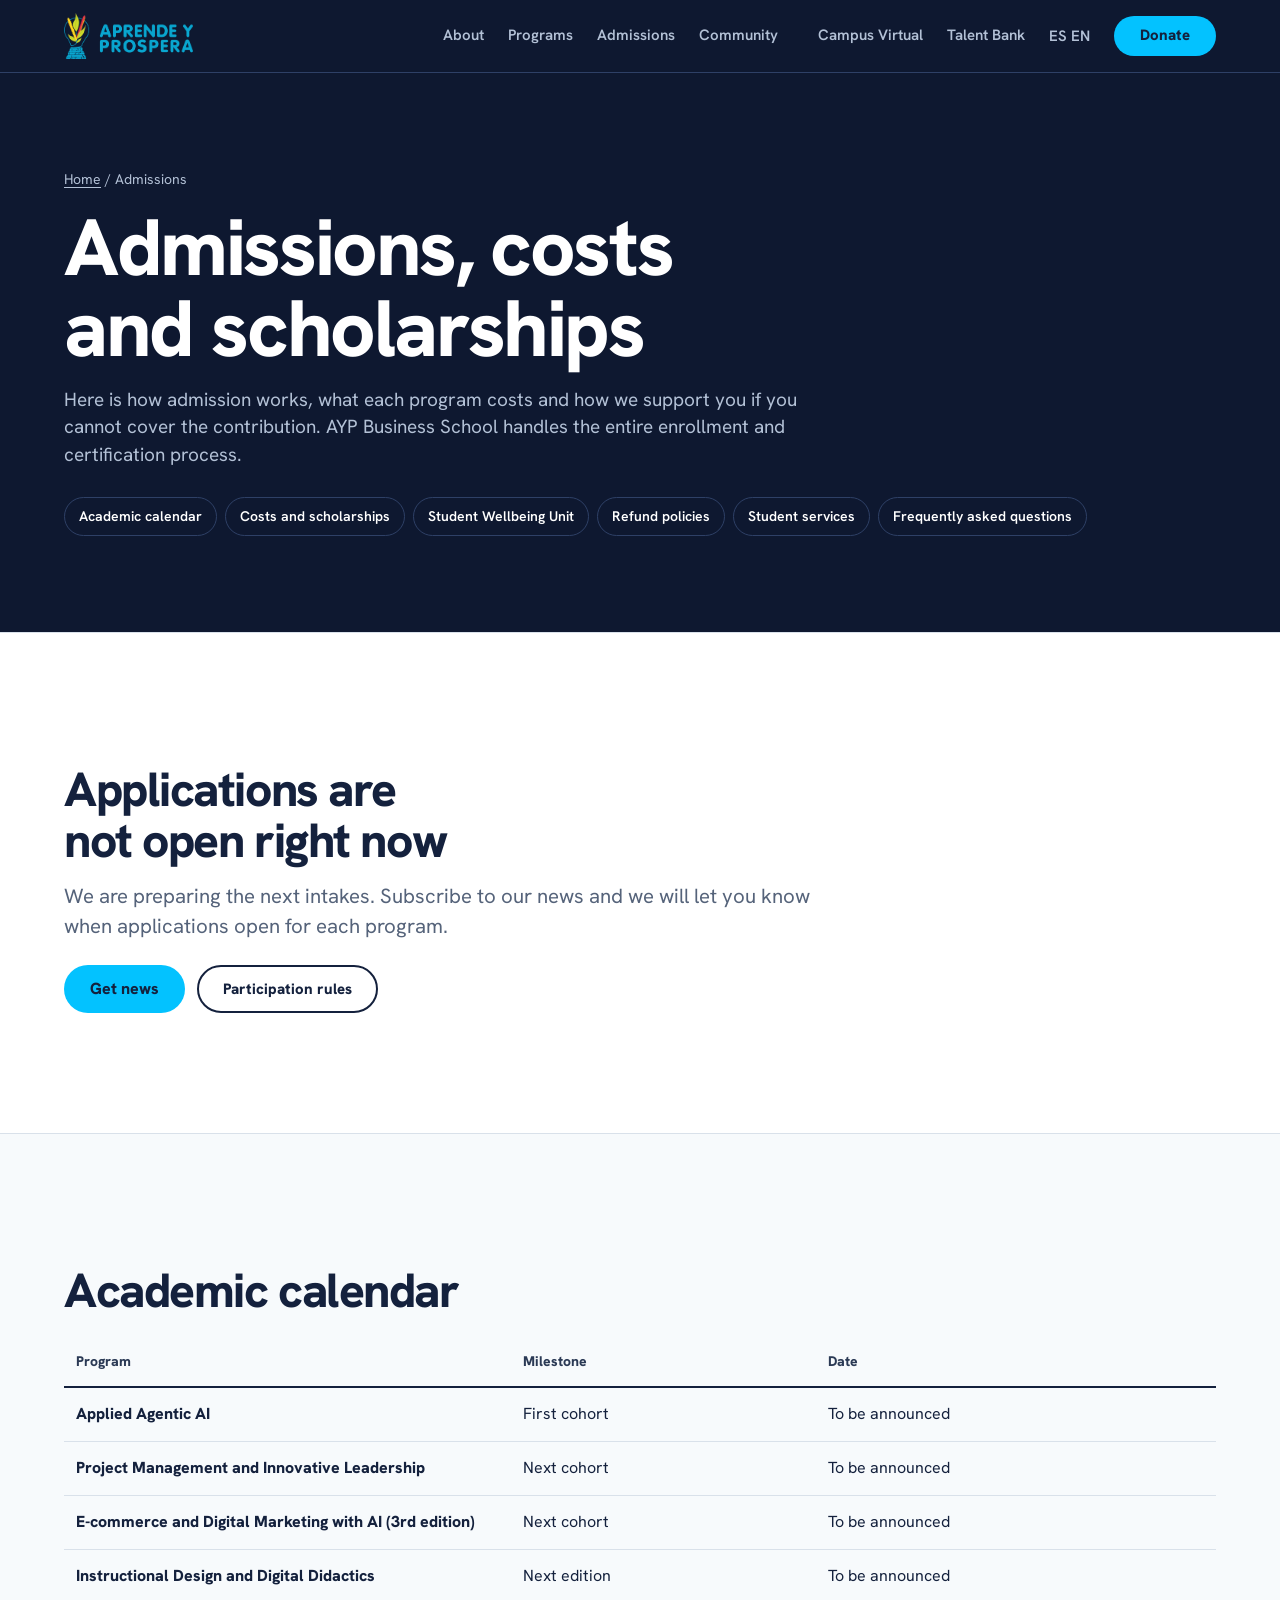
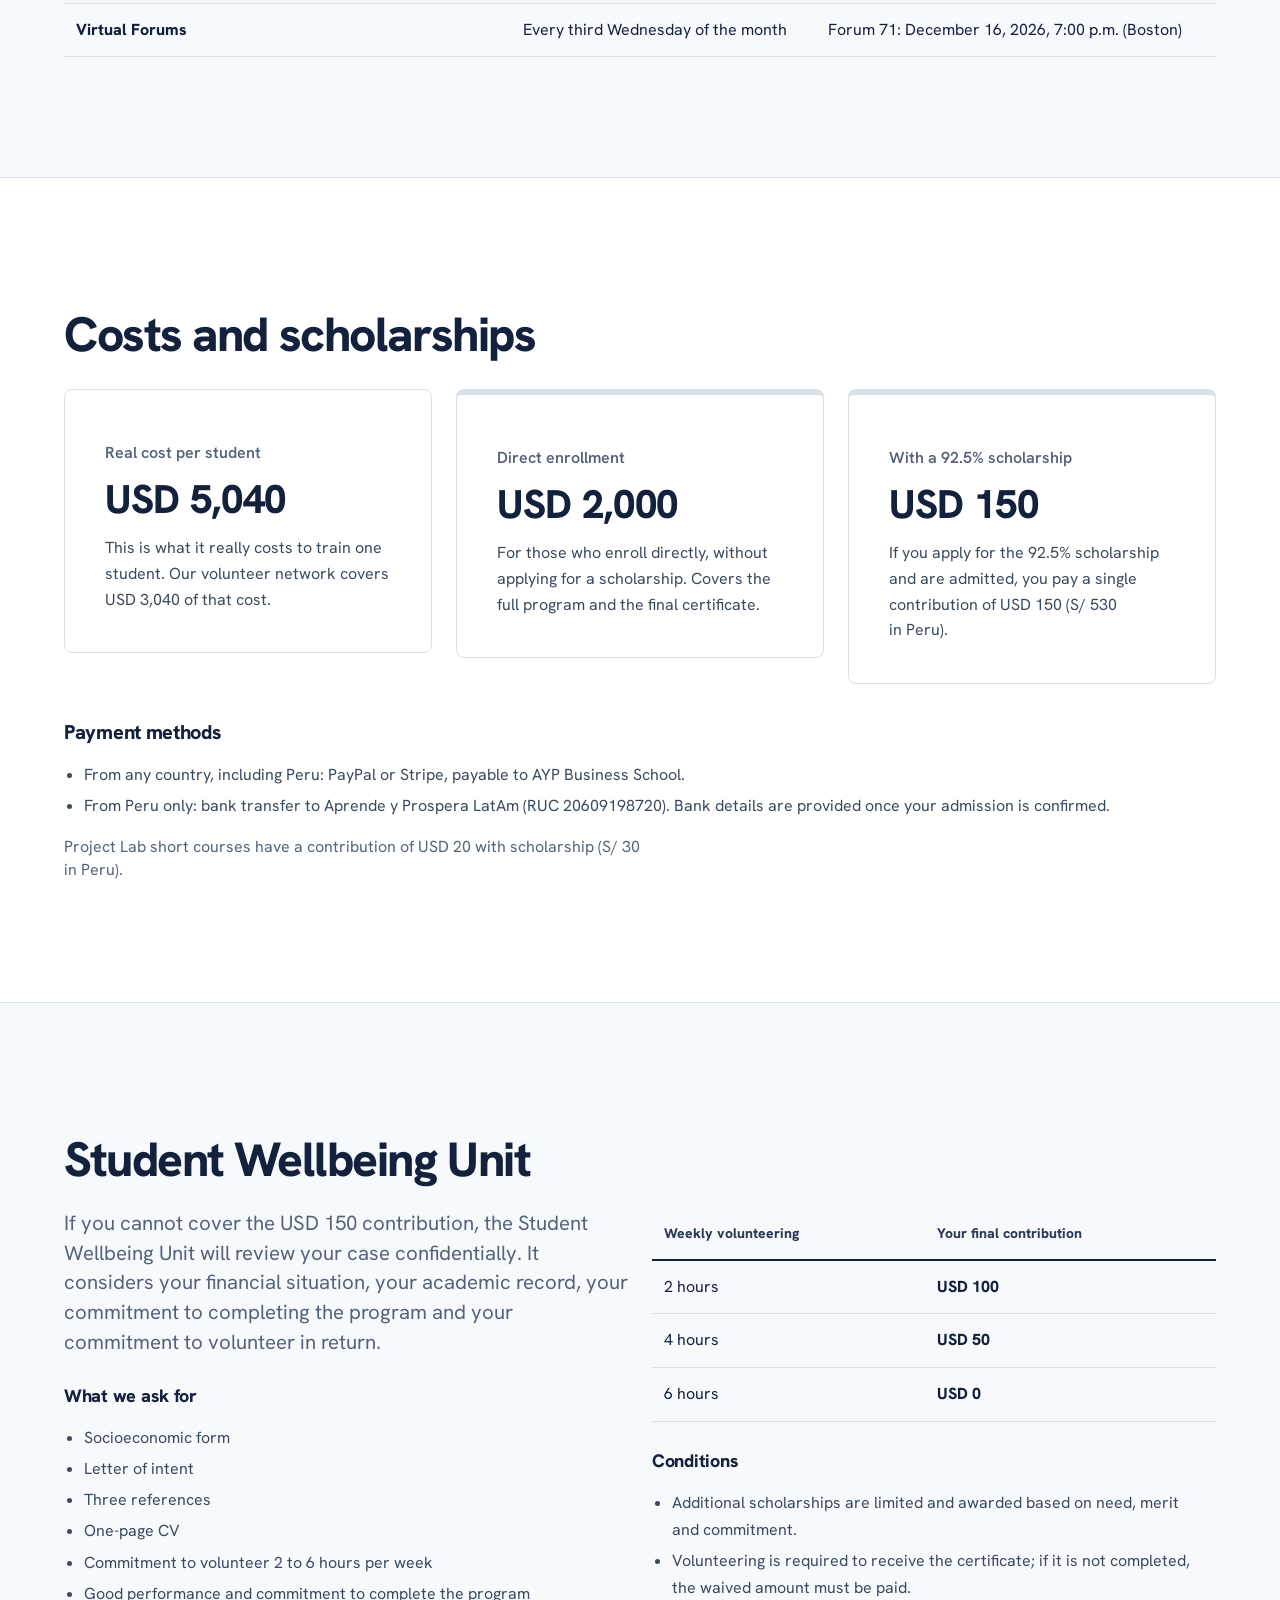
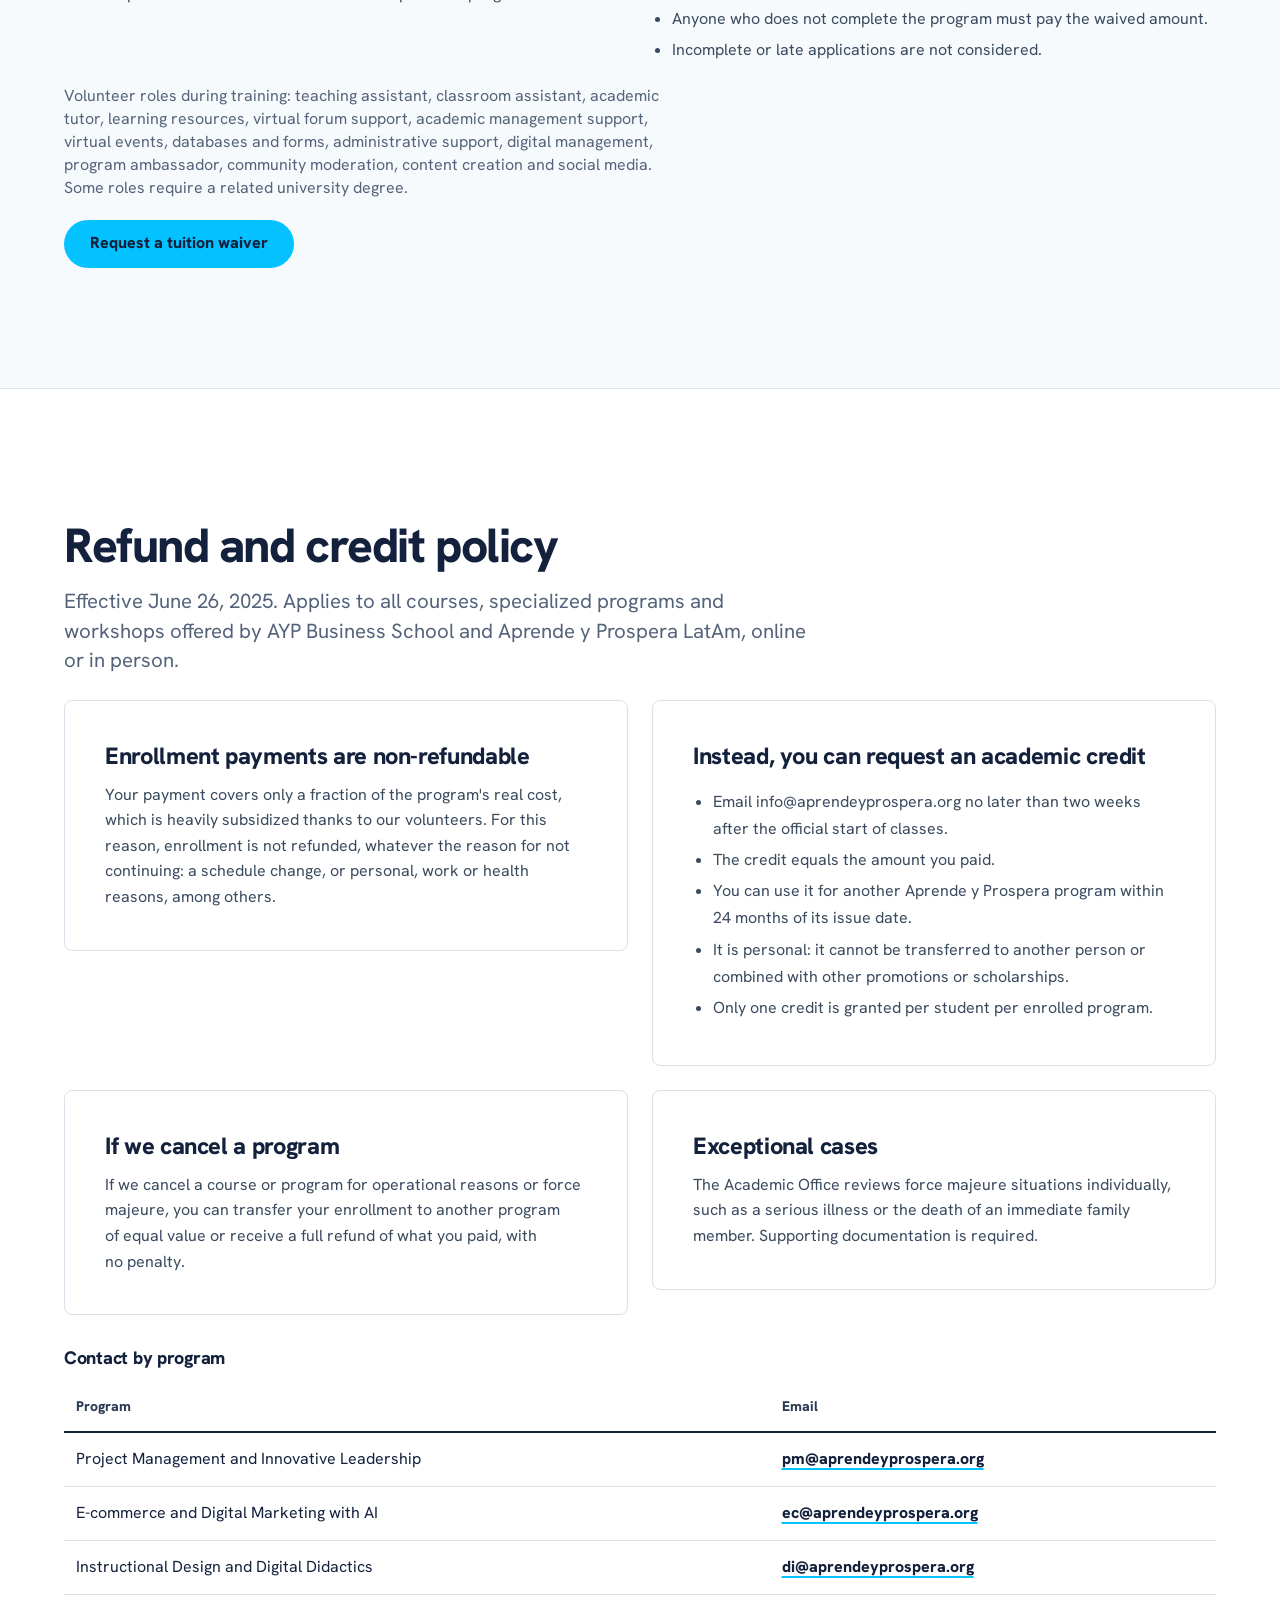
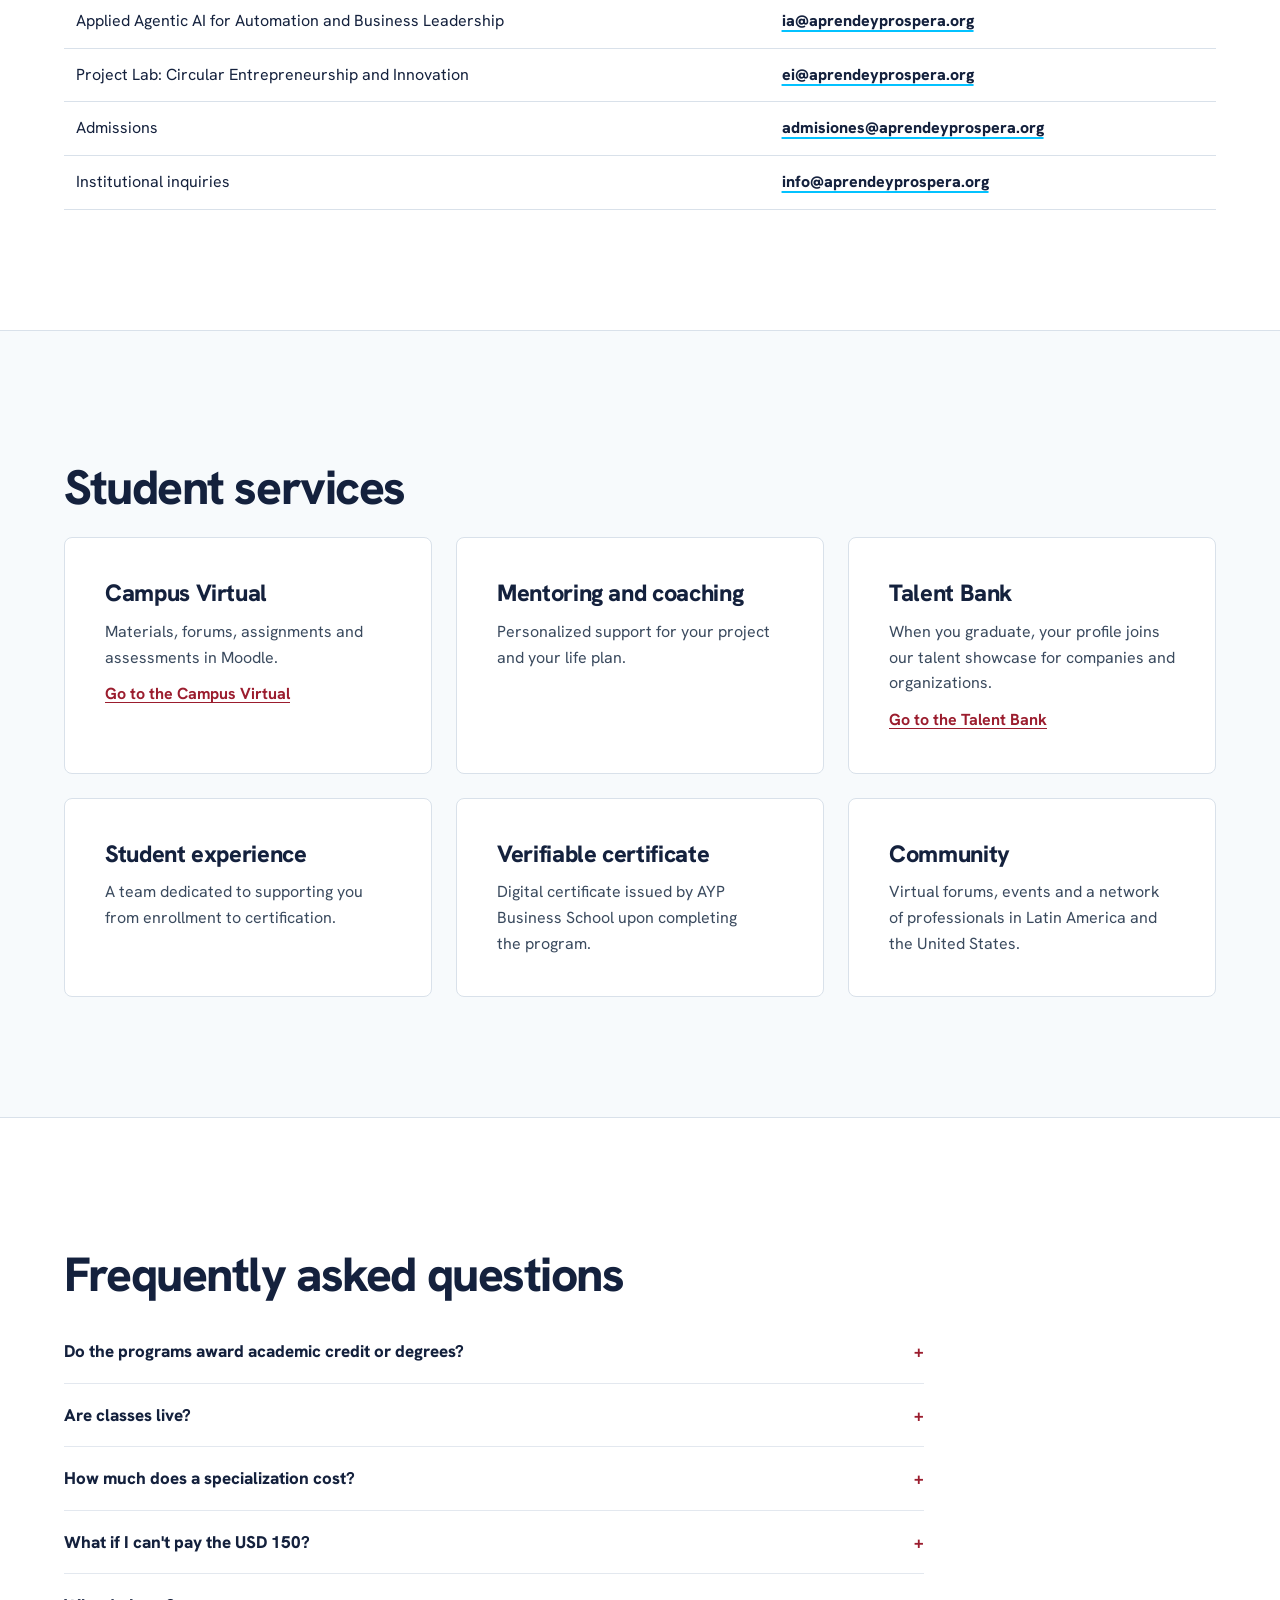
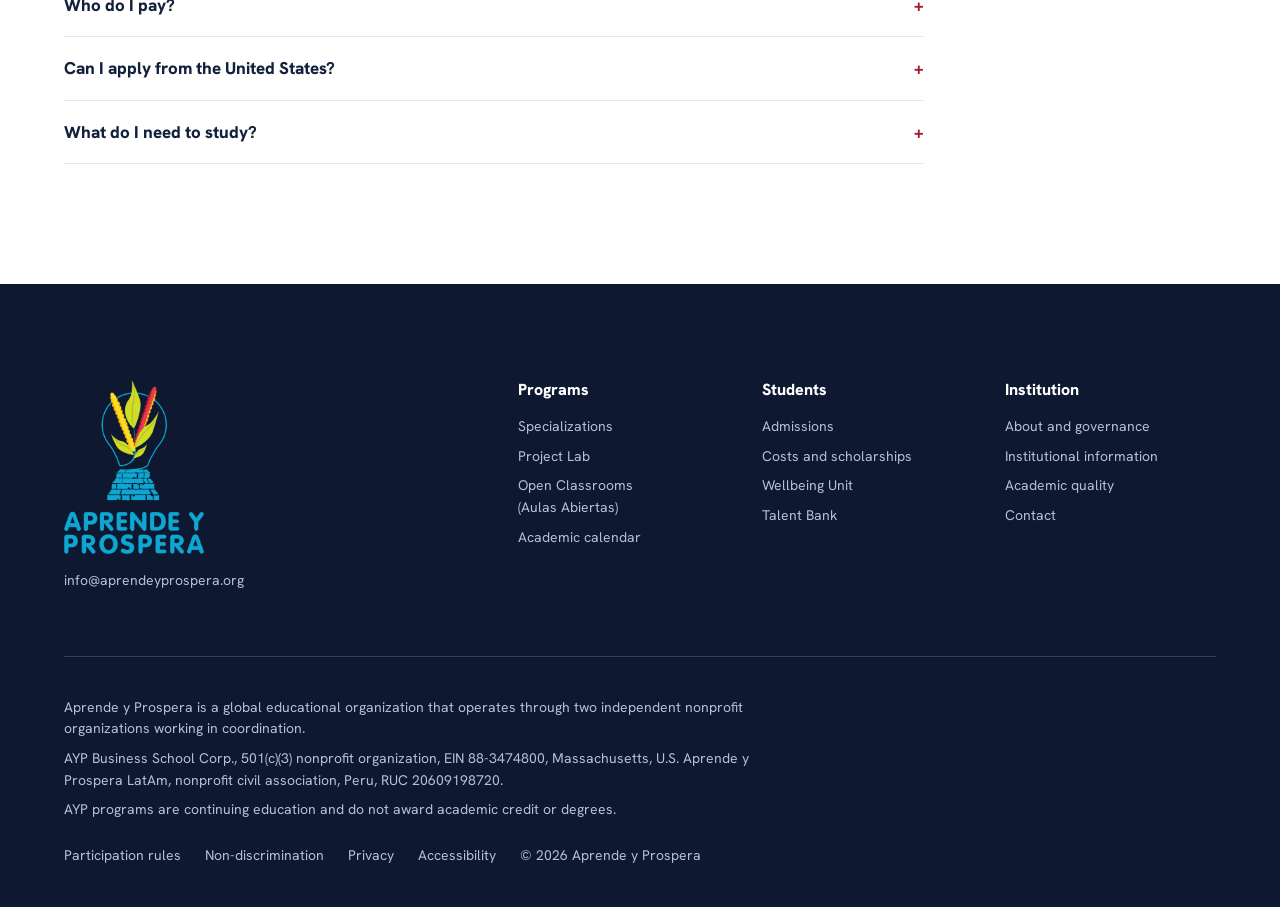
<file: en/admissions.html>
<!doctype html>
<html lang="en">
<head>
<meta charset="utf-8">
<meta name="description" content="Calendar, costs and scholarships, Student Wellbeing Unit, policies and FAQs for Aprende y Prospera programs.">
<meta name="viewport" content="width=device-width, initial-scale=1">
<title>Admissions | Aprende y Prospera</title>

<link rel="preconnect" href="https://fonts.googleapis.com">
<link href="https://fonts.googleapis.com/css2?family=Hanken+Grotesk:wght@400;500;600;700;800&amp;display=swap" rel="stylesheet">
<style>
body{margin:0}
a{color:#14213D}a:hover{color:#9B1D2E}
.wrap{max-width:1200px;margin:0 auto;padding:0 32px;box-sizing:border-box}
.nav-links{display:flex;gap:28px}
.hero{display:grid;grid-template-columns:minmax(0,7fr) minmax(0,5fr);gap:56px;align-items:center}
.g2{display:grid;grid-template-columns:repeat(2,minmax(0,1fr));gap:24px}
.g3{display:grid;grid-template-columns:repeat(3,minmax(0,1fr));gap:24px}
.g4{display:grid;grid-template-columns:repeat(4,minmax(0,1fr));gap:24px}
.g6{display:grid;grid-template-columns:repeat(6,minmax(0,1fr));gap:24px}
.who{display:grid;grid-template-columns:minmax(0,5fr) minmax(0,7fr);gap:56px}
.split{display:grid;grid-template-columns:minmax(0,1fr) minmax(0,1fr);gap:24px}
.burger{display:none}
.evgrid{display:grid;grid-template-columns:repeat(3,minmax(0,1fr))}
.stats5{display:grid;grid-template-columns:repeat(5,minmax(0,1fr));gap:8px}
.stats5>div{padding:12px 10px!important}
.stats5>div>div:first-child{font-size:21px!important}
@media (max-width: 600px){.stats5{grid-template-columns:repeat(3,minmax(0,1fr))}}
.evfeat{grid-column:span 2}
@media (max-width: 900px){.evgrid{grid-template-columns:minmax(0,1fr)}.evfeat{grid-column:auto}}
.mega{display:grid;grid-template-columns:repeat(3,minmax(0,1fr)) minmax(0,1.15fr);gap:40px}
.mega a:hover{color:#9B1D2E}
.mosaic{display:grid;grid-template-columns:repeat(4,minmax(0,1fr));grid-auto-rows:200px;gap:16px}
.mosaic .big{grid-column:span 2;grid-row:span 2}
.mosaic .wide{grid-column:span 2}
.ph{background:#E3E8EF;border-radius:16px;position:relative;overflow:hidden;display:flex;align-items:center;justify-content:center}
@media (max-width: 1100px){.nav-links{display:none}.burger{display:flex}.g6{grid-template-columns:repeat(3,minmax(0,1fr))}}
@media (max-width: 900px){.mosaic{grid-template-columns:repeat(2,minmax(0,1fr))}.hero,.who,.split{grid-template-columns:minmax(0,1fr)}.g3,.g4{grid-template-columns:repeat(2,minmax(0,1fr))}.hide-sm{display:none}}
@media (max-width: 600px){.mosaic{grid-auto-rows:160px}.mosaic .big{grid-row:span 1}.wrap{padding:0 20px}.g2,.g3,.g4{grid-template-columns:minmax(0,1fr)}.g6{grid-template-columns:repeat(2,minmax(0,1fr))}.h1{font-size:40px !important}.h2{font-size:30px !important}}
</style>

<style>[hidden]{display:none !important} .burger{cursor:pointer}</style>

<style>
.eyebrow{margin:0;font-size:13px;font-weight:700;letter-spacing:.16em;text-transform:uppercase;color:#9B1D2E}
.sec{padding:72px 0;border-top:1px solid #E3E8EF;scroll-margin-top:72px}
.sec h2{margin:12px 0 0;font-size:36px;line-height:1.12;font-weight:800;letter-spacing:-.01em}
.lead{margin:16px 0 0;font-size:18px;line-height:1.65;color:#3A4A5E;max-width:820px}
.body p{font-size:17px;line-height:1.7;color:#3A4A5E;max-width:820px}
.card{border:1px solid #E3E8EF;border-radius:16px;padding:28px;background:#fff}
.card h3{margin:0;font-size:20px;font-weight:800;line-height:1.3}
.card p{margin:10px 0 0;font-size:16px;line-height:1.6;color:#3A4A5E}
.meta{margin:0;font-size:13px;font-weight:700;color:#4A5568}
.todo{margin-top:20px;border:1.5px dashed #E0A800;background:#FFF8DB;border-radius:12px;padding:16px 20px;font-size:15px;line-height:1.6;color:#5B4A00;max-width:820px}
.todo strong{color:#3D3100}
.chips{display:flex;flex-wrap:wrap;gap:8px;margin-top:28px}
.chips a{text-decoration:none;font-size:14px;font-weight:700;background:#fff;border:1px solid #CFE6F0;border-radius:999px;padding:8px 14px}
.chips a:hover{border-color:#03C2FF;color:#14213D}
.list{margin:16px 0 0;padding-left:20px;font-size:16px;line-height:1.7;color:#3A4A5E}
.list li{margin:4px 0}
.btn{display:inline-block;text-decoration:none;background:#03C2FF;color:#14213D;border-radius:8px;padding:13px 22px;font-weight:800;font-size:15px}
.btn2{display:inline-block;text-decoration:none;border:1.5px solid #14213D;border-radius:8px;padding:12px 22px;font-weight:700;font-size:15px}
.tbl{width:100%;border-collapse:collapse;margin-top:20px;font-size:16px}
.tbl th,.tbl td{text-align:left;padding:14px 12px;border-bottom:1px solid #E3E8EF;vertical-align:top}
.tbl th{font-size:13px;letter-spacing:.08em;text-transform:uppercase;color:#4A5568}
.person{display:flex;flex-direction:column;gap:2px;padding:14px 0;border-bottom:1px solid #EEF1F5}
.person b{font-size:16px}.person span{font-size:14px;color:#4A5568;line-height:1.45}
.prog{border-top:6px solid var(--c1)}
.prog .tag{display:inline-block;font-size:12px;font-weight:800;letter-spacing:.06em;text-transform:uppercase;background:var(--c1);color:#14213D;border-radius:999px;padding:4px 10px}
.facts{display:grid;grid-template-columns:repeat(auto-fit,minmax(170px,1fr));gap:16px;margin-top:24px}
.facts div{background:#F4F7FA;border-radius:12px;padding:16px}
.facts b{display:block;font-size:13px;color:#4A5568;font-weight:700}
.facts span{display:block;margin-top:6px;font-size:16px;font-weight:800;line-height:1.35}
details.faq{border-bottom:1px solid #E3E8EF;padding:18px 0;max-width:860px}
details.faq summary{cursor:pointer;font-size:17px;font-weight:800;list-style:none}
details.faq summary::after{content:"+";float:right;font-weight:800;color:#9B1D2E}
details.faq[open] summary::after{content:"–"}
details.faq p{margin:10px 0 0;font-size:16px;line-height:1.65;color:#3A4A5E}
@media (max-width:900px){.sec h2{font-size:30px}}
@media (max-width:600px){.tbl{font-size:15px}}
</style>
<style id="ayp-polish">
/* Pulido de acabado (Hallmark, nivel polish): mantiene el diseño, corrige detalles */
html,body{overflow-x:clip}
:where(a,button,summary,input,select,textarea):focus-visible{outline:3px solid #14213D;outline-offset:2px;box-shadow:0 0 0 5px #FFFFFF;border-radius:6px}
:where(a,button):active{transform:translateY(1px)}
h1,h2,h3,.h1,.h2{text-wrap:balance;overflow-wrap:break-word;min-width:0}
p,li{text-wrap:pretty}
p.lead,.lead{max-width:68ch}
.prog .tag,.tag{text-transform:none!important;letter-spacing:0!important;font-size:13px!important}
.prog .tag{background:#FFFFFF!important;color:#14213D!important;box-shadow:inset 0 0 0 2px var(--c1)}
.eyebrow,.tbl th,.meta,[style*="text-transform: uppercase"],[style*="text-transform:uppercase"]{text-transform:none!important;letter-spacing:0!important}
.eyebrow,[style*="text-transform: uppercase"],[style*="text-transform:uppercase"]{font-size:15px!important}
@media (min-width:901px){section .h2,section h2.h2{font-size:clamp(36px,3.4vw,46px)!important;line-height:1.1!important}}
@media (prefers-reduced-motion:reduce){*,*::before,*::after{animation:none!important;transition:none!important;scroll-behavior:auto!important}}
</style>
<link rel="stylesheet" href="../ayp-ds.css">
<link rel="alternate" hreflang="es" href="../admisiones.html">
<link rel="alternate" hreflang="en" href="admissions.html">
</head>
<body>

<div style="font-family: 'Hanken Grotesk', system-ui, sans-serif; color: #14213D; background: #FFFFFF; width: 100%">

<header class="nav night">
  <div class="container">
    <a class="brand" href="index.html"><img src="../logo-horizontal.png" alt="Aprende y Prospera" width="141" height="50"></a>
    <nav class="nav-links" aria-label="Main">
      <a href="about.html">About</a>
      <a href="programs.html">Programs</a>
      <a href="admissions.html">Admissions</a>
      <a href="community.html">Community</a>
    </nav>
    <div class="nav-util">
      <a href="https://virtual.aprendeyprospera.org">Campus Virtual</a>
      <a href="https://bancodetalento-ayp.softr.app/">Talent Bank</a>
      <p class="lang" aria-label="Language"><a href="../admisiones.html" lang="es" hreflang="es">ES</a> <span aria-current="true">EN</span></p>
      <a class="btn btn-primary" href="https://www.paypal.com/ncp/payment/AY6MTS8NQ4TKE">Donate</a>
    </div>
    <details class="menu">
      <summary>Menu</summary>
      <div class="menu-panel">
        <a href="../admisiones.html" lang="es" hreflang="es">Español</a>
        <a href="about.html">About</a>
        <a href="programs.html">Programs</a>
        <a href="admissions.html">Admissions</a>
        <a href="community.html">Community</a>
        <a href="https://virtual.aprendeyprospera.org">Campus Virtual</a>
        <a href="https://bancodetalento-ayp.softr.app/">Talent Bank</a>
        <a href="https://www.paypal.com/ncp/payment/AY6MTS8NQ4TKE">Donate</a>
      </div>
    </details>
  </div>
</header>


<section class="phero night">
<div class="wrap"><div  style="align-items:stretch">
<div>
<p style="margin:0;font-size:14px;color:#4A5568"><a href="index.html" style="color:#4A5568">Home</a> <span aria-hidden="true">/</span> Admissions</p>
<h1 class="h1" style="margin:16px 0 0;font-size:52px;line-height:1.06;font-weight:800;letter-spacing:-.02em">Admissions, costs and scholarships</h1>
<p class="lead" style="font-size:19px">Here is how admission works, what each program costs and how we support you if you cannot cover the contribution. AYP Business School handles the entire enrollment and certification process.</p>
<nav class="chips" aria-label="On this page"><a href="#calendario">Academic calendar</a><a href="#costos">Costs and scholarships</a><a href="#bienestar">Student Wellbeing Unit</a><a href="#reembolso">Refund policies</a><a href="#servicios">Student services</a><a href="#faq">Frequently asked questions</a></nav>
</div>
</div></div>
</section>
<section id="convocatorias" class="sec"><div class="wrap">
<h2>Applications are not open right now</h2>
<p class="lead">We are preparing the next intakes. Subscribe to our news and we will let you know when applications open for each program.</p><div style="display:flex;flex-wrap:wrap;gap:12px;margin-top:24px"><a class="btn" href="index.html#suscribete">Get news</a><a class="btn2" href="institutional.html#reglas">Participation rules</a></div>
</div></section>
<section id="calendario" class="sec" style="background:#F7FAFC"><div class="wrap">
<h2>Academic calendar</h2>
<table class="tbl"><thead><tr><th>Program</th><th>Milestone</th><th>Date</th></tr></thead><tbody><tr><td style='font-weight:800'>Applied Agentic AI</td><td>First cohort</td><td>To be announced</td></tr><tr><td style='font-weight:800'>Project Management and Innovative Leadership</td><td>Next cohort</td><td>To be announced</td></tr><tr><td style='font-weight:800'>E-commerce and Digital Marketing with AI (3rd edition)</td><td>Next cohort</td><td>To be announced</td></tr><tr><td style='font-weight:800'>Instructional Design and Digital Didactics</td><td>Next edition</td><td>To be announced</td></tr><tr><td style='font-weight:800'>Virtual Forums</td><td>Every third Wednesday of the month</td><td>Forum 71: December 16, 2026, 7:00 p.m. (Boston)</td></tr></tbody></table><div class="todo"><strong>To complete:</strong> start dates for each program, Project Lab and Open Classrooms.</div>
</div></section>
<section id="costos" class="sec"><div class="wrap">
<h2>Costs and scholarships</h2>
<div class="g3" style="margin-top:28px;align-items:start"><article class="card" style=""><p class="meta">Real cost per student</p><h3 style="margin-top:8px"><span style="font-size:40px">USD 5,040</span></h3><p>This is what it really costs to train one student. Our volunteer network covers USD 3,040 of that cost.</p></article><article class="card" style="border-top:6px solid #06B9E3"><p class="meta">Direct enrollment</p><h3 style="margin-top:8px"><span style="font-size:40px">USD 2,000</span></h3><p>For those who enroll directly, without applying for a scholarship. Covers the full program and the final certificate.</p></article><article class="card" style="border-top:6px solid #FCCE22"><p class="meta">With a 92.5% scholarship</p><h3 style="margin-top:8px"><span style="font-size:40px">USD 150</span></h3><p>If you apply for the 92.5% scholarship and are admitted, you pay a single contribution of USD 150 (S/ 530 in Peru).</p></article></div><h3 style="margin:36px 0 0;font-size:20px;font-weight:800">Payment methods</h3><ul class="list"><li>From any country, including Peru: PayPal or Stripe, payable to AYP Business School.</li><li>From Peru only: bank transfer to Aprende y Prospera LatAm (RUC 20609198720). Bank details are provided once your admission is confirmed.</li></ul><p class="lead" style="font-size:16px">Project Lab short courses have a contribution of USD 20 with scholarship (S/ 30 in Peru).</p>
</div></section>
<section id="bienestar" class="sec" style="background:#F7FAFC"><div class="wrap">
<h2>Student Wellbeing Unit</h2>
<div class="split" style="margin-top:24px;align-items:start"><div><p class="lead" style="margin-top:0">If you cannot cover the USD 150 contribution, the Student Wellbeing Unit will review your case confidentially. It considers your financial situation, your academic record, your commitment to completing the program and your commitment to volunteer in return.</p><h3 style="margin:28px 0 0;font-size:18px;font-weight:800">What we ask for</h3><ul class="list"><li>Socioeconomic form</li><li>Letter of intent</li><li>Three references</li><li>One-page CV</li><li>Commitment to volunteer 2 to 6 hours per week</li><li>Good performance and commitment to complete the program</li></ul></div><div><table class="tbl" style="margin-top:0"><thead><tr><th>Weekly volunteering</th><th>Your final contribution</th></tr></thead><tbody><tr><td>2 hours</td><td style="font-weight:800">USD 100</td></tr><tr><td>4 hours</td><td style="font-weight:800">USD 50</td></tr><tr><td>6 hours</td><td style="font-weight:800">USD 0</td></tr></tbody></table><h3 style="margin:28px 0 0;font-size:18px;font-weight:800">Conditions</h3><ul class="list"><li>Additional scholarships are limited and awarded based on need, merit and commitment.</li><li>Volunteering is required to receive the certificate; if it is not completed, the waived amount must be paid.</li><li>Anyone who does not complete the program must pay the waived amount.</li><li>Incomplete or late applications are not considered.</li></ul></div></div><p class="lead" style="font-size:16px">Volunteer roles during training: teaching assistant, classroom assistant, academic tutor, learning resources, virtual forum support, academic management support, virtual events, databases and forms, administrative support, digital management, program ambassador, community moderation, content creation and social media. Some roles require a related university degree.</p><div style="margin-top:20px"><a class="btn" href="https://forms.gle/Kr32mBDdBQNxE8528" target="_blank" rel="noopener">Request a tuition waiver</a></div>
</div></section>
<section id="reembolso" class="sec"><div class="wrap">
<h2>Refund and credit policy</h2>
<p class="lead">Effective June 26, 2025. Applies to all courses, specialized programs and workshops offered by AYP Business School and Aprende y Prospera LatAm, online or in person.</p>
<div class="g2" style="margin-top:24px;align-items:start">
<div class="card"><h3>Enrollment payments are non-refundable</h3><p>Your payment covers only a fraction of the program's real cost, which is heavily subsidized thanks to our volunteers. For this reason, enrollment is not refunded, whatever the reason for not continuing: a schedule change, or personal, work or health reasons, among others.</p></div>
<div class="card"><h3>Instead, you can request an academic credit</h3><ul class="list"><li>Email info@aprendeyprospera.org no later than two weeks after the official start of classes.</li><li>The credit equals the amount you paid.</li><li>You can use it for another Aprende y Prospera program within 24 months of its issue date.</li><li>It is personal: it cannot be transferred to another person or combined with other promotions or scholarships.</li><li>Only one credit is granted per student per enrolled program.</li></ul></div>
<div class="card"><h3>If we cancel a program</h3><p>If we cancel a course or program for operational reasons or force majeure, you can transfer your enrollment to another program of equal value or receive a full refund of what you paid, with no penalty.</p></div>
<div class="card"><h3>Exceptional cases</h3><p>The Academic Office reviews force majeure situations individually, such as a serious illness or the death of an immediate family member. Supporting documentation is required.</p></div>
</div>
<h3 style="margin:32px 0 0;font-size:18px;font-weight:800">Contact by program</h3>
<table class="tbl" style="margin-top:12px"><thead><tr><th>Program</th><th>Email</th></tr></thead><tbody>
<tr><td>Project Management and Innovative Leadership</td><td><a class="link" href="mailto:pm@aprendeyprospera.org">pm@aprendeyprospera.org</a></td></tr>
<tr><td>E-commerce and Digital Marketing with AI</td><td><a class="link" href="mailto:ec@aprendeyprospera.org">ec@aprendeyprospera.org</a></td></tr>
<tr><td>Instructional Design and Digital Didactics</td><td><a class="link" href="mailto:di@aprendeyprospera.org">di@aprendeyprospera.org</a></td></tr>
<tr><td>Applied Agentic AI for Automation and Business Leadership</td><td><a class="link" href="mailto:ia@aprendeyprospera.org">ia@aprendeyprospera.org</a></td></tr>
<tr><td>Project Lab: Circular Entrepreneurship and Innovation</td><td><a class="link" href="mailto:ei@aprendeyprospera.org">ei@aprendeyprospera.org</a></td></tr>
<tr><td>Admissions</td><td><a class="link" href="mailto:admisiones@aprendeyprospera.org">admisiones@aprendeyprospera.org</a></td></tr>
<tr><td>Institutional inquiries</td><td><a class="link" href="mailto:info@aprendeyprospera.org">info@aprendeyprospera.org</a></td></tr>
</tbody></table>
</div></section>
<section id="servicios" class="sec" style="background:#F7FAFC"><div class="wrap">
<h2>Student services</h2>
<div class="g3" style="margin-top:24px"><article class="card" style=""><h3>Campus Virtual</h3><p>Materials, forums, assignments and assessments in Moodle.</p><a href="https://virtual.aprendeyprospera.org" target="_blank" rel="noopener" style="display:inline-block;margin-top:12px;font-weight:700;color:#9B1D2E">Go to the Campus Virtual</a></article><article class="card" style=""><h3>Mentoring and coaching</h3><p>Personalized support for your project and your life plan.</p></article><article class="card" style=""><h3>Talent Bank</h3><p>When you graduate, your profile joins our talent showcase for companies and organizations.</p><a href="https://bancodetalento-ayp.softr.app/" target="_blank" rel="noopener" style="display:inline-block;margin-top:12px;font-weight:700;color:#9B1D2E">Go to the Talent Bank</a></article><article class="card" style=""><h3>Student experience</h3><p>A team dedicated to supporting you from enrollment to certification.</p></article><article class="card" style=""><h3>Verifiable certificate</h3><p>Digital certificate issued by AYP Business School upon completing the program.</p></article><article class="card" style=""><h3>Community</h3><p>Virtual forums, events and a network of professionals in Latin America and the United States.</p></article></div>
</div></section>
<section id="faq" class="sec"><div class="wrap">
<h2>Frequently asked questions</h2>
<div style="margin-top:20px"><details class="faq"><summary>Do the programs award academic credit or degrees?</summary><p>No. They are non-credit continuing education programs. When you complete one, you receive a digital certificate issued by AYP Business School.</p></details><details class="faq"><summary>Are classes live?</summary><p>Yes. Classes are synchronous on Zoom, in the evening and one Saturday a month. Activities and assessments take place in the Campus Virtual (Moodle).</p></details><details class="faq"><summary>How much does a specialization cost?</summary><p>The real cost is USD 5,040. Direct enrollment is USD 2,000, and if you are admitted to the 92.5% scholarship, you pay a single contribution of USD 150 (S/ 530 in Peru).</p></details><details class="faq"><summary>What if I can't pay the USD 150?</summary><p>You can ask the Student Wellbeing Unit to review your case. Depending on your situation, your contribution can drop to USD 100, 50 or 0 in exchange for 2, 4 or 6 hours of volunteering per week.</p></details><details class="faq"><summary>Who do I pay?</summary><p>From any country, AYP Business School via PayPal or Stripe. From Peru, you can also pay by bank transfer to Aprende y Prospera LatAm.</p></details><details class="faq"><summary>Can I apply from the United States?</summary><p>Yes. Our programs are open to professionals in Latin America and to Hispanic and Latino immigrants in the United States.</p></details><details class="faq"><summary>What do I need to study?</summary><p>A device with an internet connection, a camera for live classes and availability during the program schedule.</p></details></div>
</div></section>
<footer class="footer night">
  <div class="container">
    <div class="footer-top">
      <div><img src="../logo-ayp.png" alt="Aprende y Prospera" width="140" height="174"><p style="margin-top:var(--space-md)"><a href="mailto:info@aprendeyprospera.org">info@aprendeyprospera.org</a></p></div>
      <div><h3>Programs</h3><ul><li><a href="programs.html">Specializations</a></li><li><a href="programs.html#project-lab">Project Lab</a></li><li><a href="programs.html#aulas-abiertas">Open Classrooms (Aulas Abiertas)</a></li><li><a href="admissions.html#calendario">Academic calendar</a></li></ul></div>
      <div><h3>Students</h3><ul><li><a href="admissions.html">Admissions</a></li><li><a href="admissions.html#costos">Costs and scholarships</a></li><li><a href="admissions.html#bienestar">Wellbeing Unit</a></li><li><a href="https://bancodetalento-ayp.softr.app/">Talent Bank</a></li></ul></div>
      <div><h3>Institution</h3><ul><li><a href="about.html">About and governance</a></li><li><a href="institutional.html">Institutional information</a></li><li><a href="institutional.html#calidad">Academic quality</a></li><li><a href="institutional.html#contacto">Contact</a></li></ul></div>
    </div>
    <div class="legal">
      <p>Aprende y Prospera is a global educational organization that operates through two independent nonprofit organizations working in coordination.</p>
      <p>AYP Business School Corp., 501(c)(3) nonprofit organization, EIN 88-3474800, Massachusetts, U.S. Aprende y Prospera LatAm, nonprofit civil association, Peru, RUC 20609198720.</p>
      <p>AYP programs are continuing education and do not award academic credit or degrees.</p>
      <div class="legal-links"><a href="institutional.html#reglas">Participation rules</a><a href="institutional.html#no-discriminacion">Non-discrimination</a><a href="institutional.html#privacidad">Privacy</a><a href="institutional.html#accesibilidad">Accessibility</a><span>© 2026 Aprende y Prospera</span></div>
    </div>
  </div>
</footer>
</div>

<script>
(function(){
var btns=[].slice.call(document.querySelectorAll('[data-menu]'));
function closeAll(except){btns.forEach(function(b){if(b!==except){b.setAttribute('aria-expanded','false');b.style.background='transparent';var p=document.getElementById('menu-'+b.dataset.menu);if(p)p.hidden=true;}});}
btns.forEach(function(b){b.addEventListener('click',function(e){e.stopPropagation();var p=document.getElementById('menu-'+b.dataset.menu);var open=p.hidden;closeAll(b);p.hidden=!open;b.setAttribute('aria-expanded',String(open));b.style.background=open?'#EAF8FD':'transparent';});});
document.addEventListener('click',function(e){if(!e.target.closest('.megapanel'))closeAll();});
document.addEventListener('keydown',function(e){if(e.key==='Escape')closeAll();});
// mobile menu
var burger=document.querySelector('.burger');var mm=document.getElementById('mobile-menu');
if(burger&&mm){burger.addEventListener('click',function(e){e.stopPropagation();mm.hidden=!mm.hidden;burger.setAttribute('aria-expanded',String(!mm.hidden));});}
// language toggle note

})();
</script>
</body>
</html>
</file>
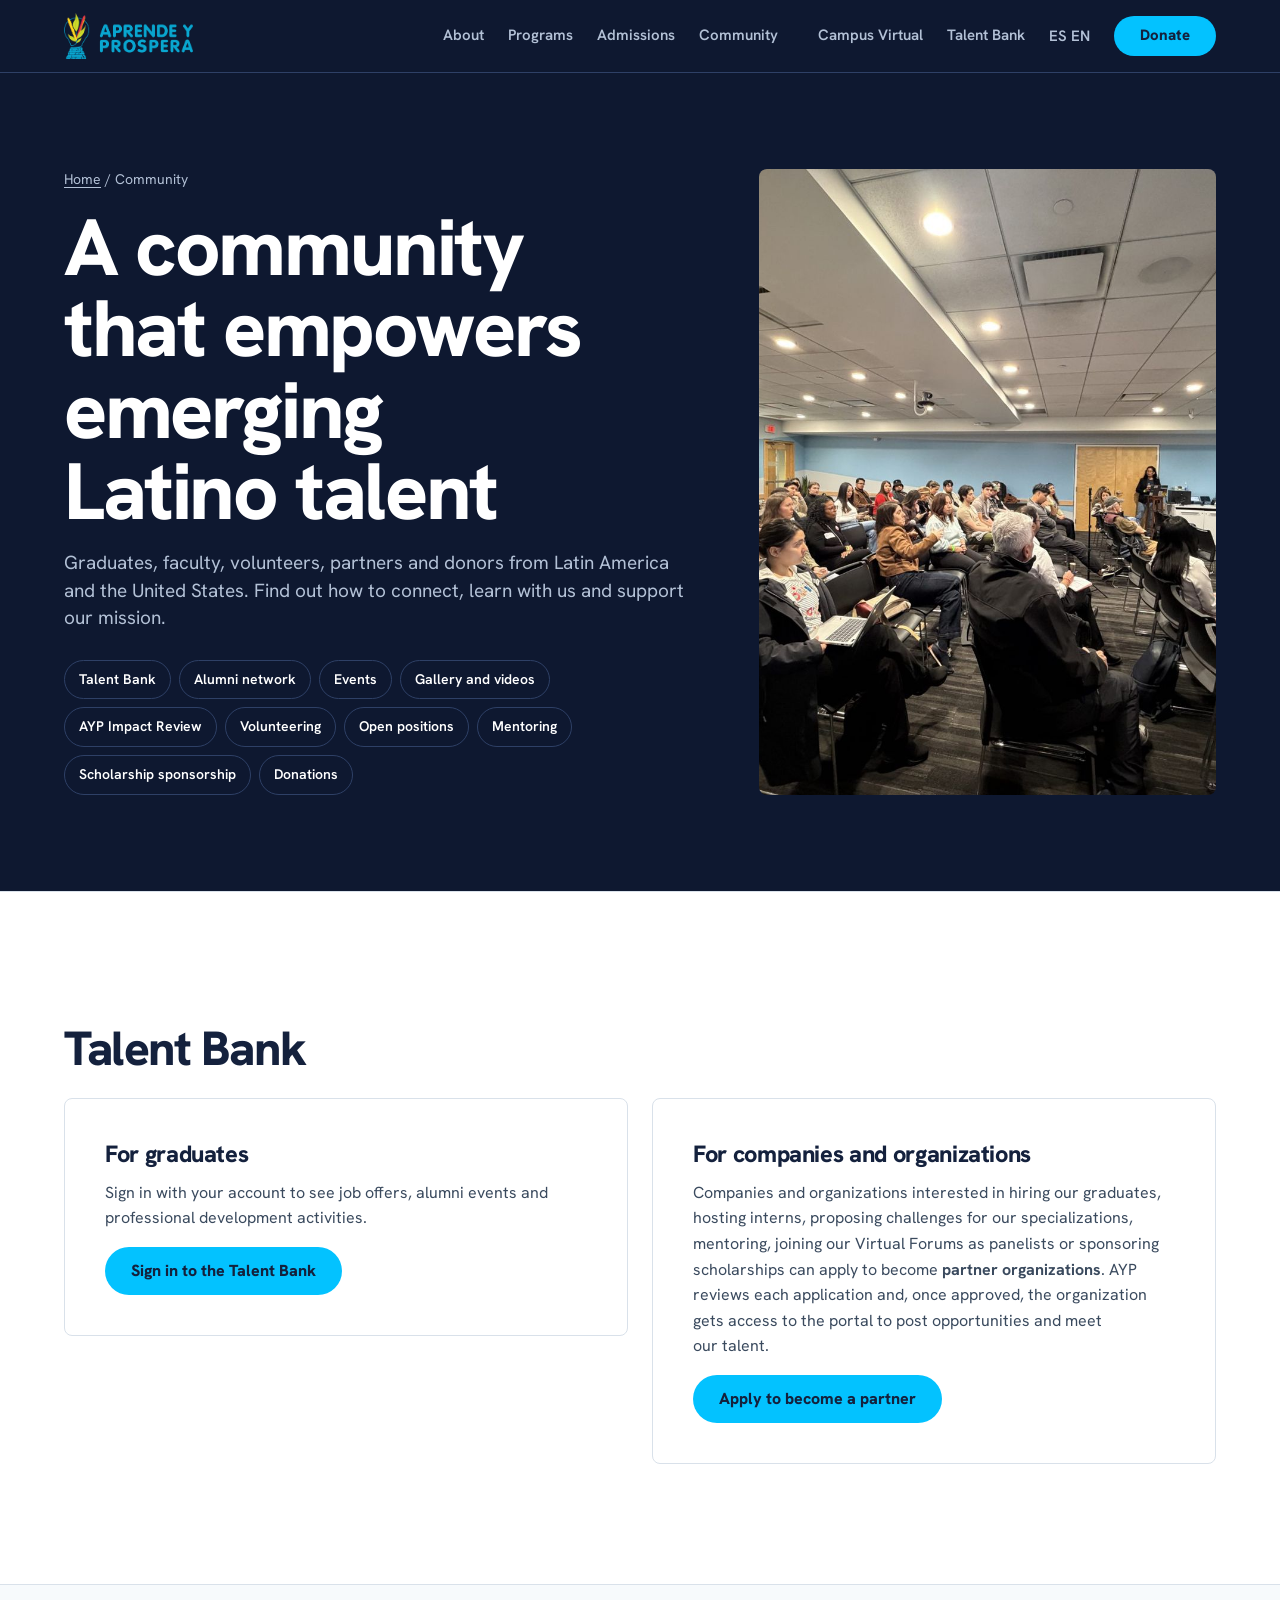
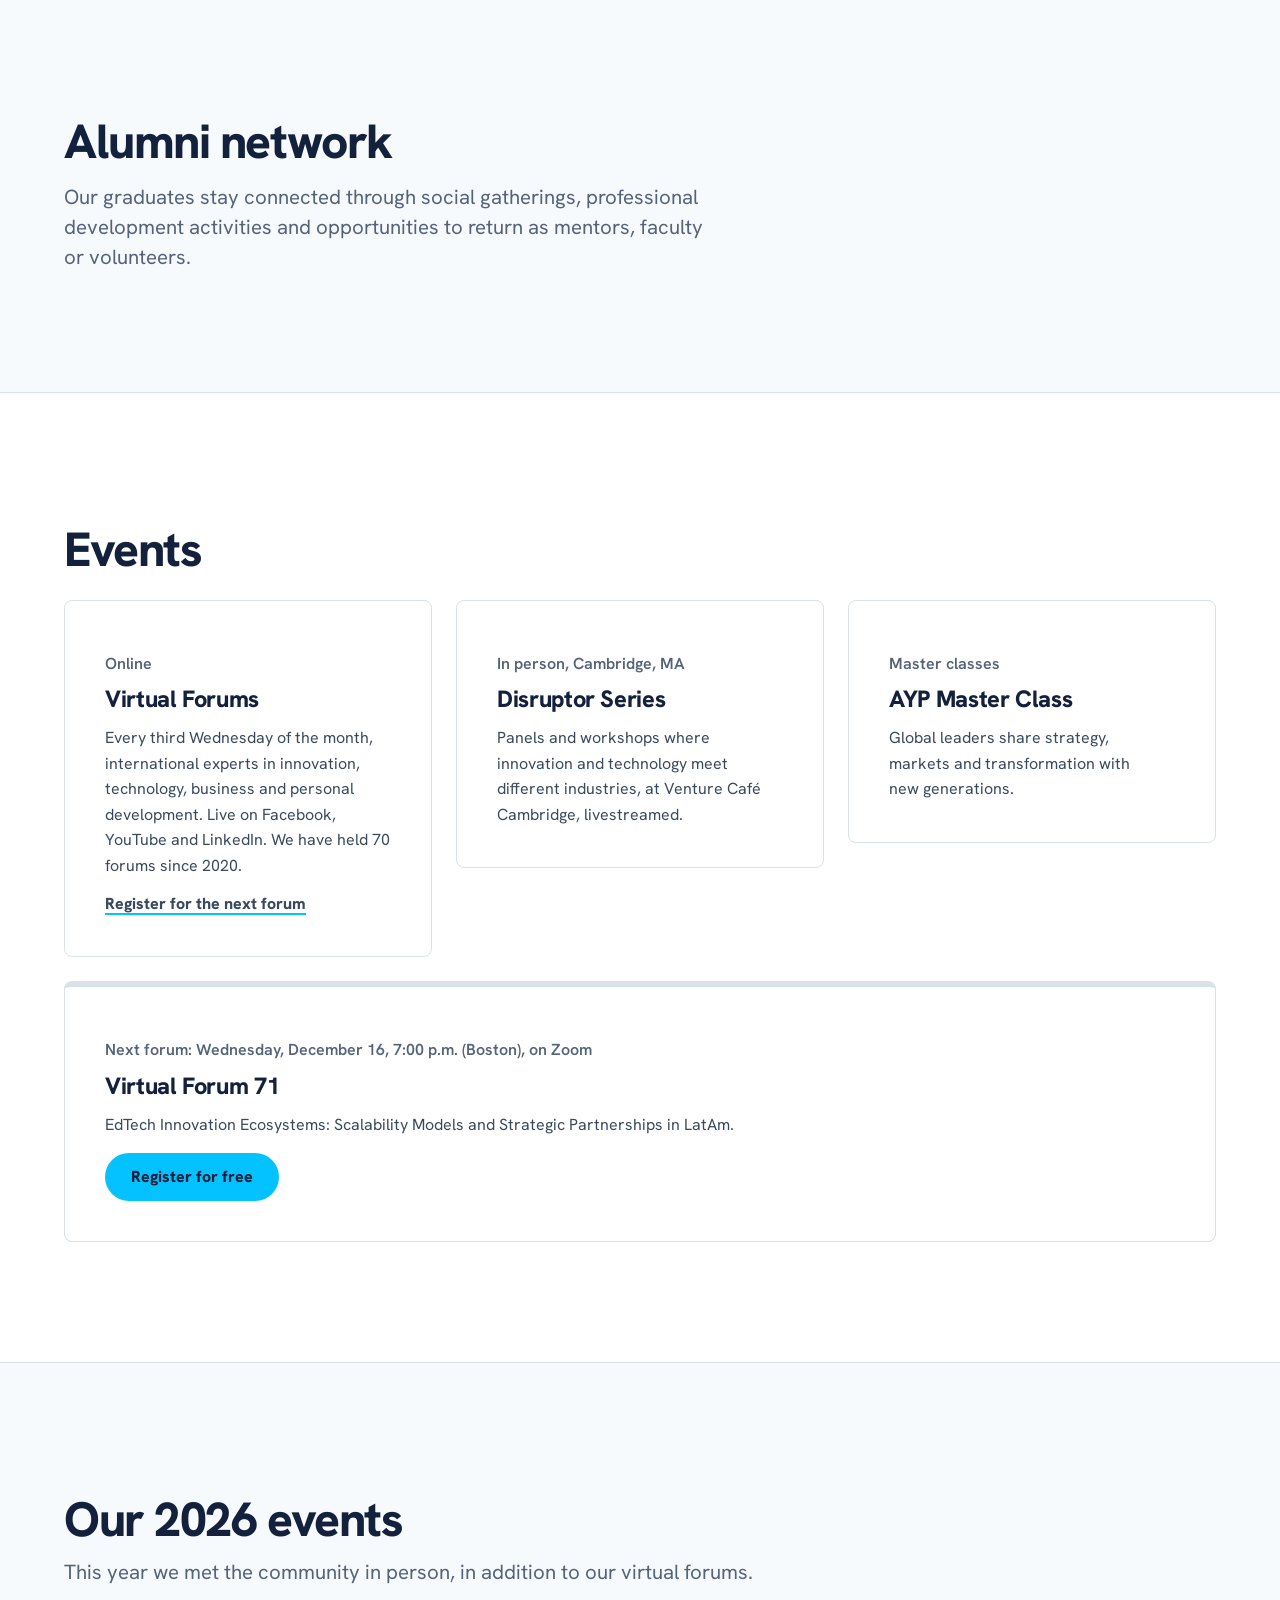
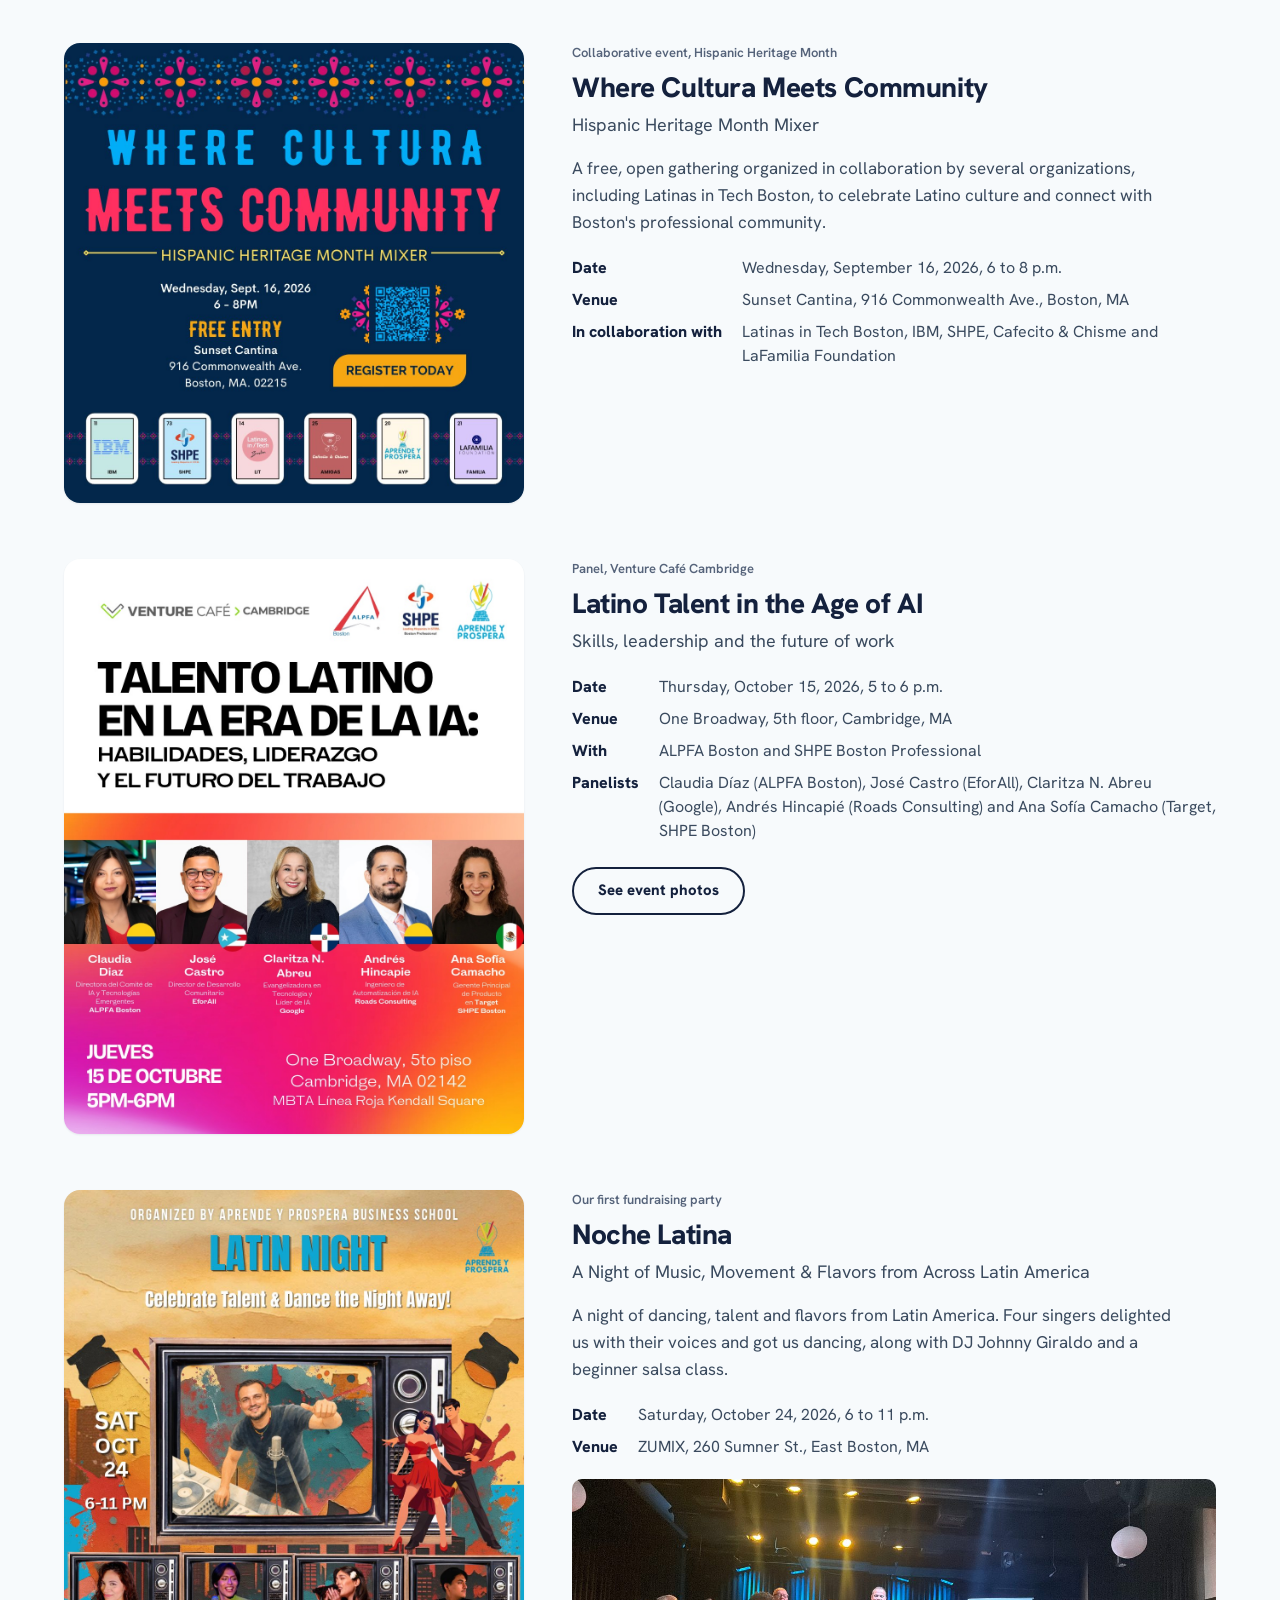
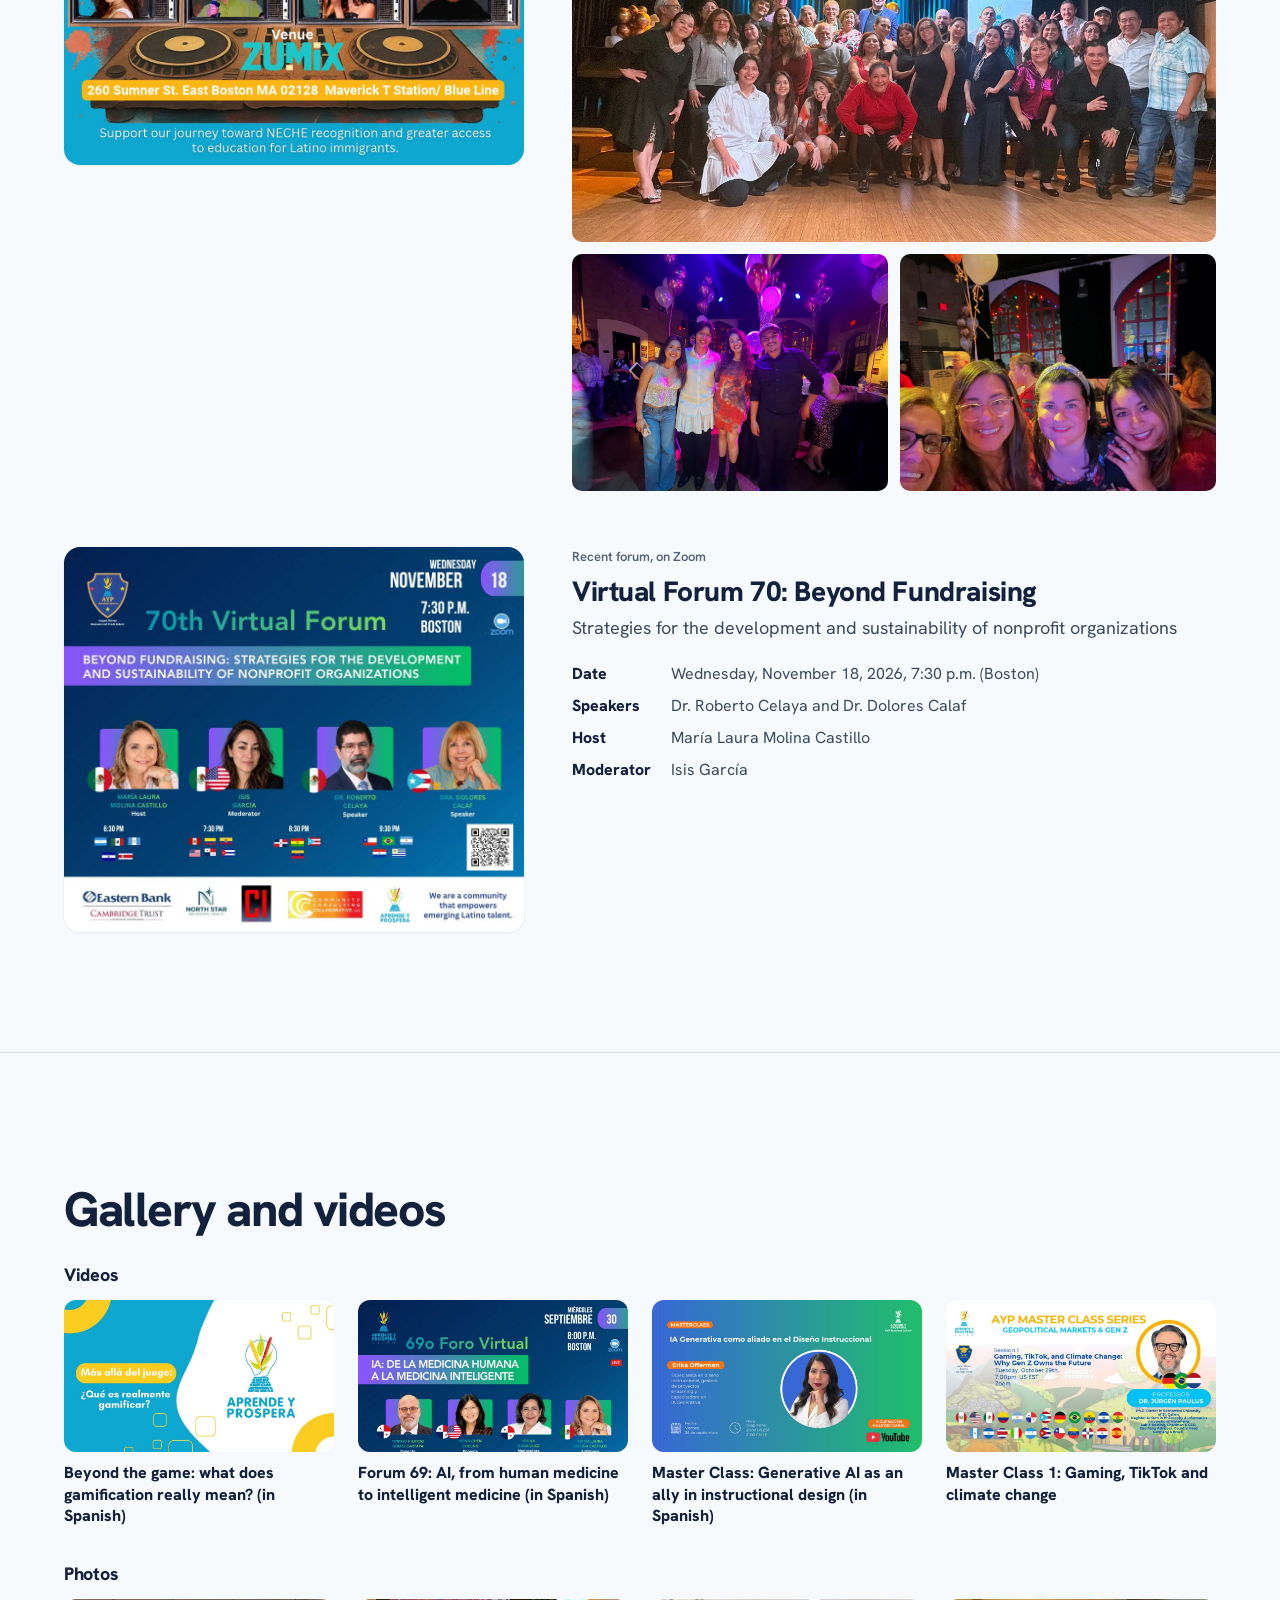
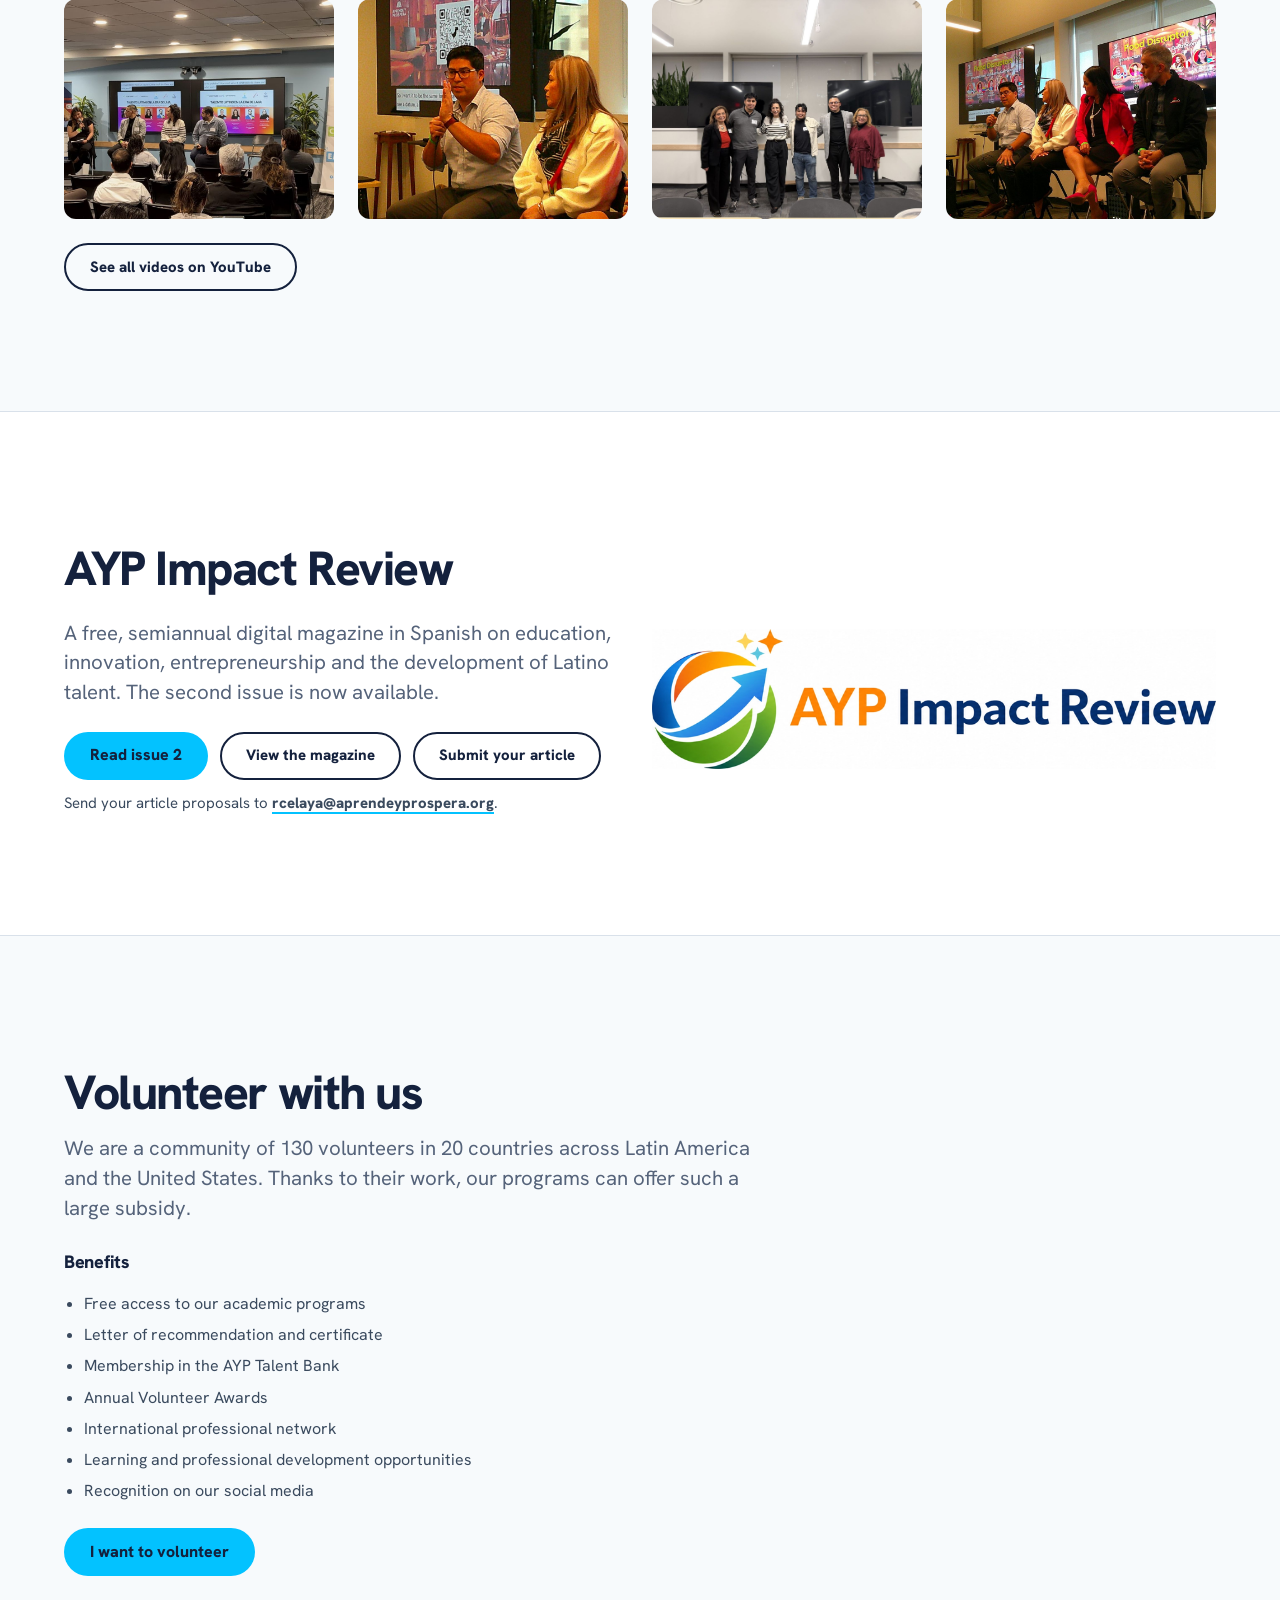
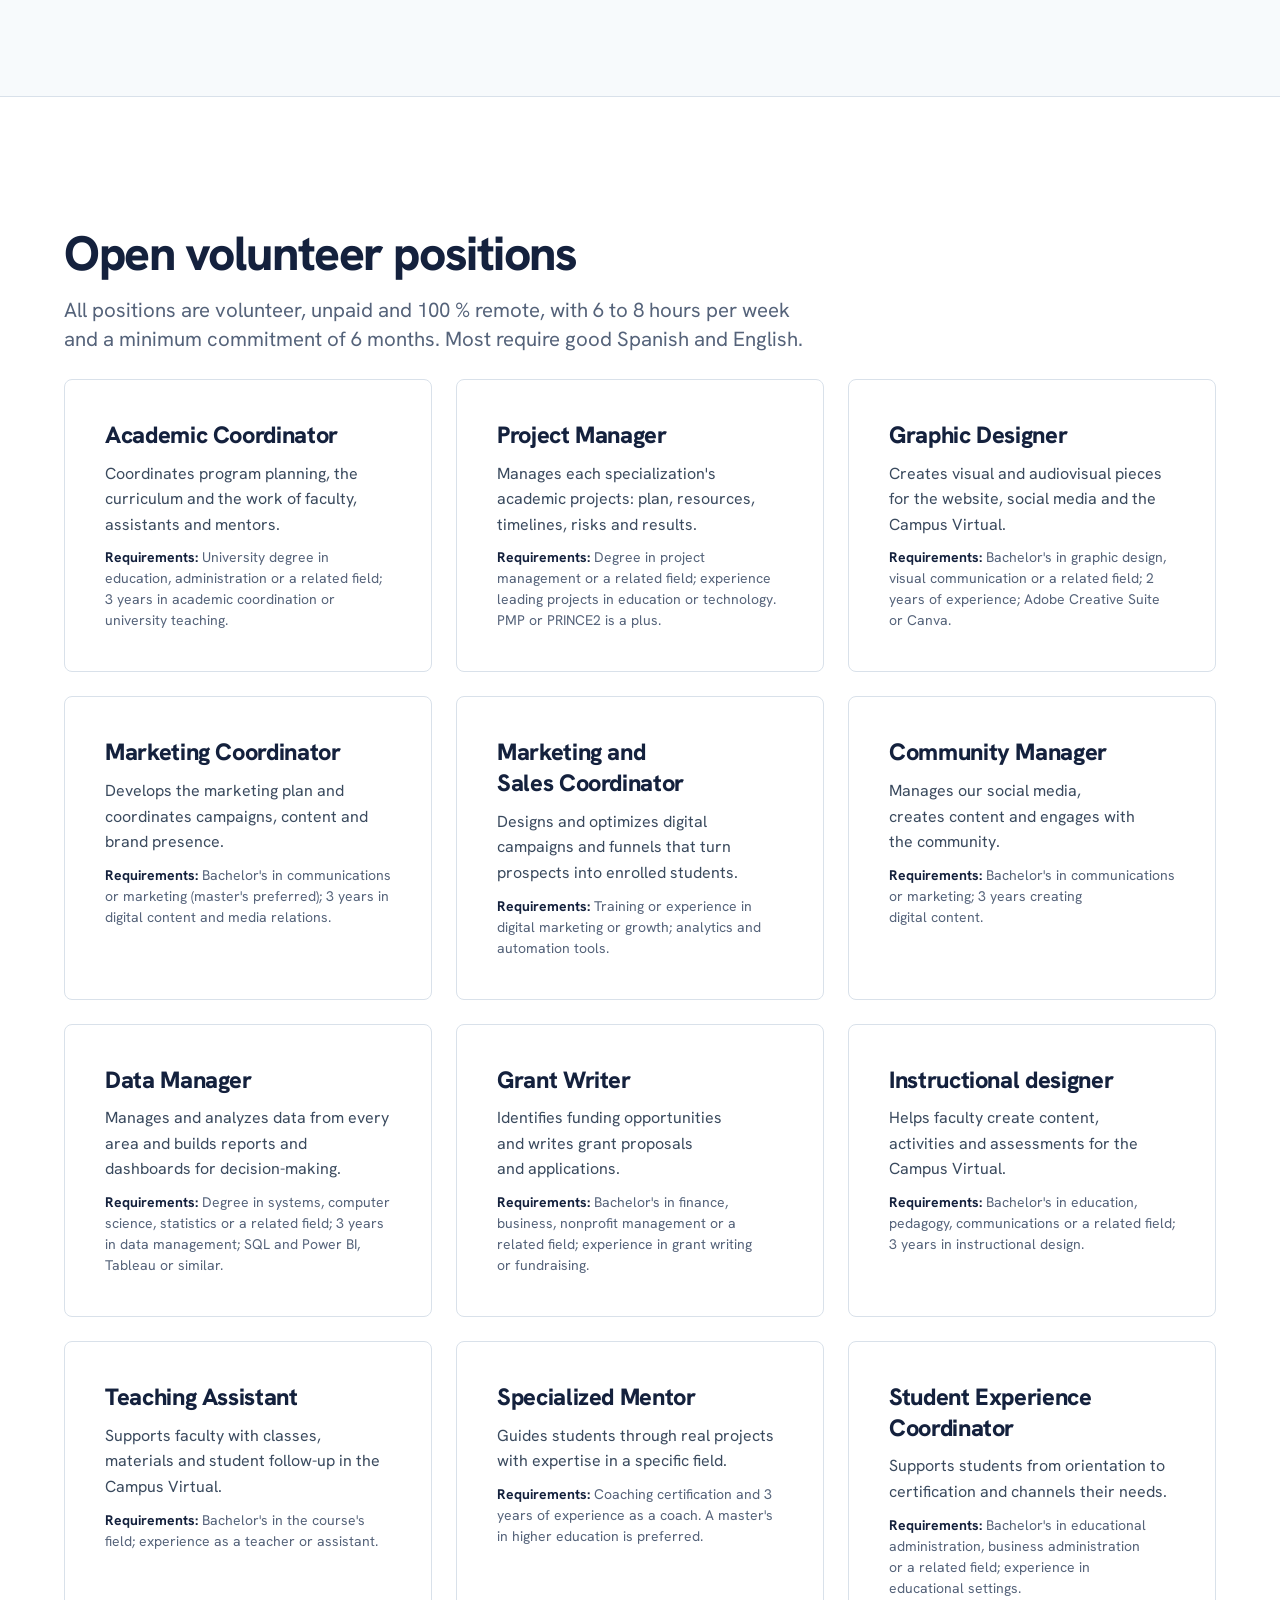
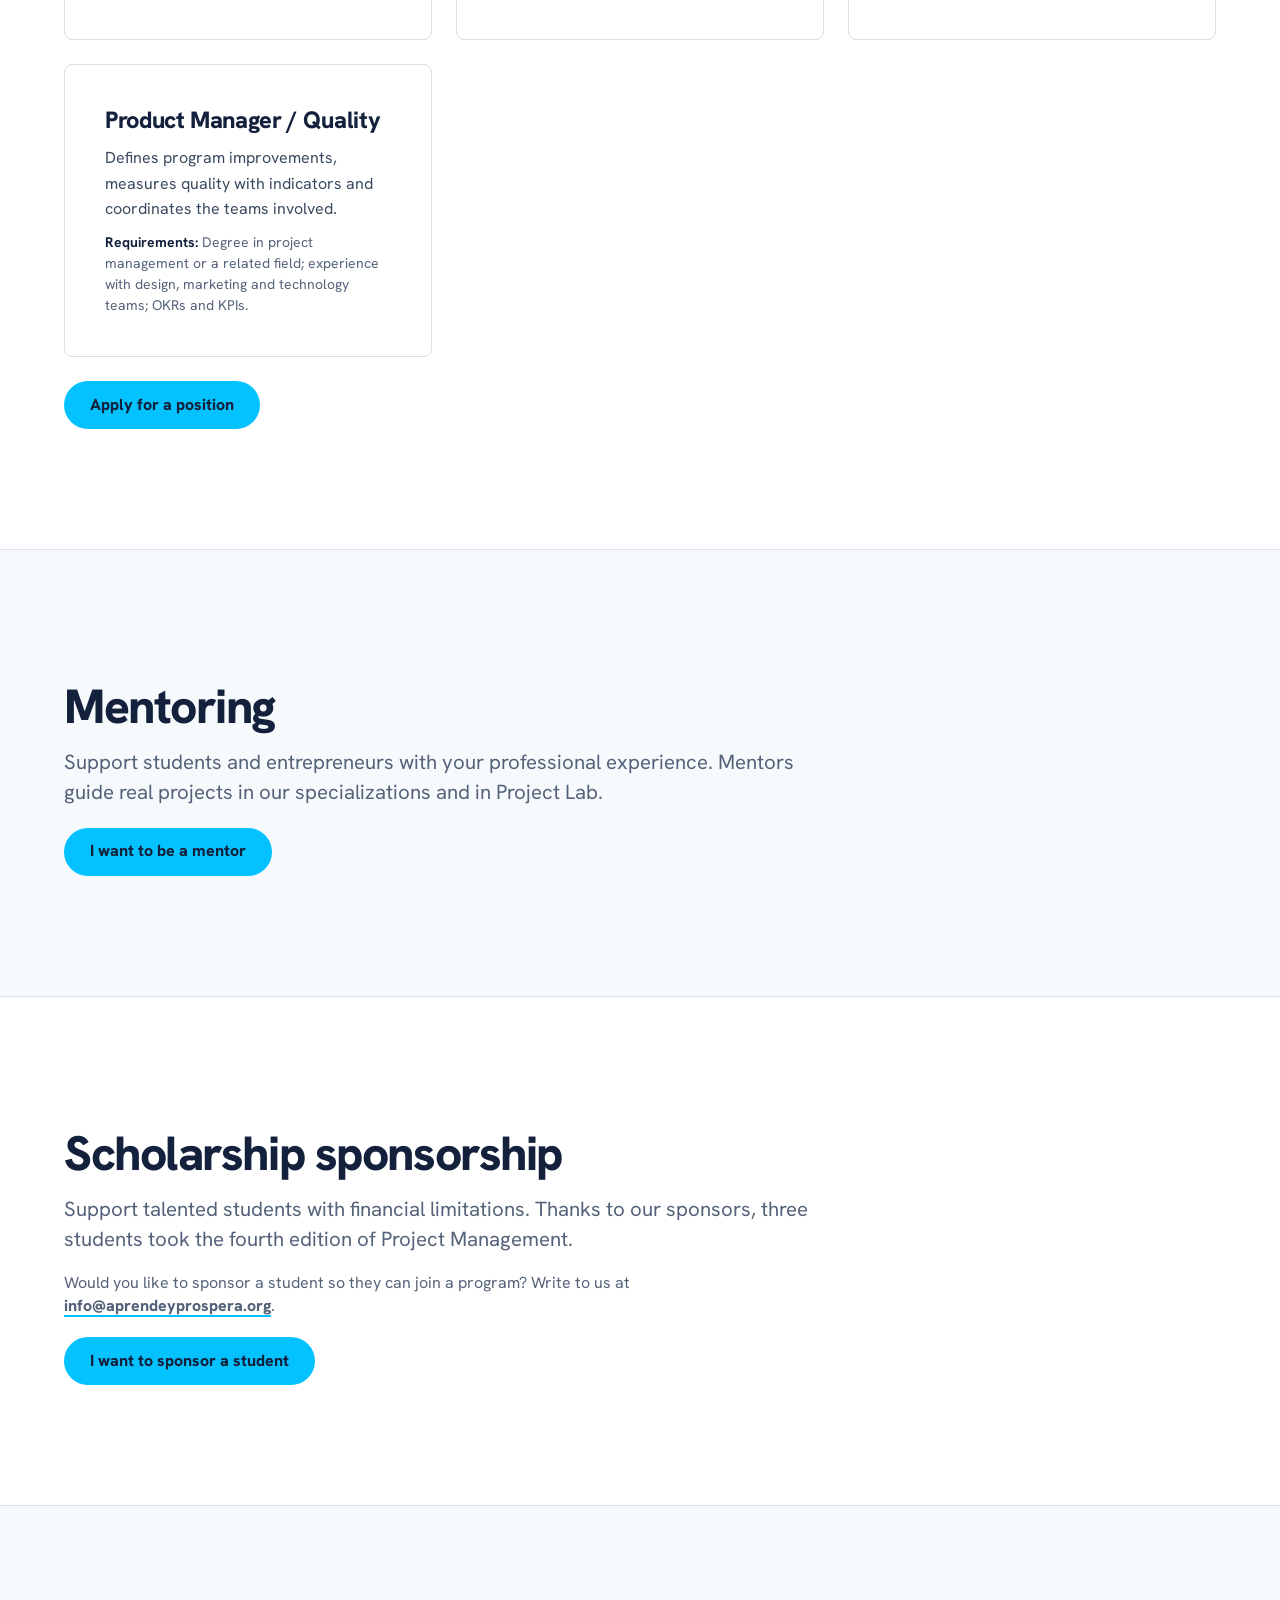
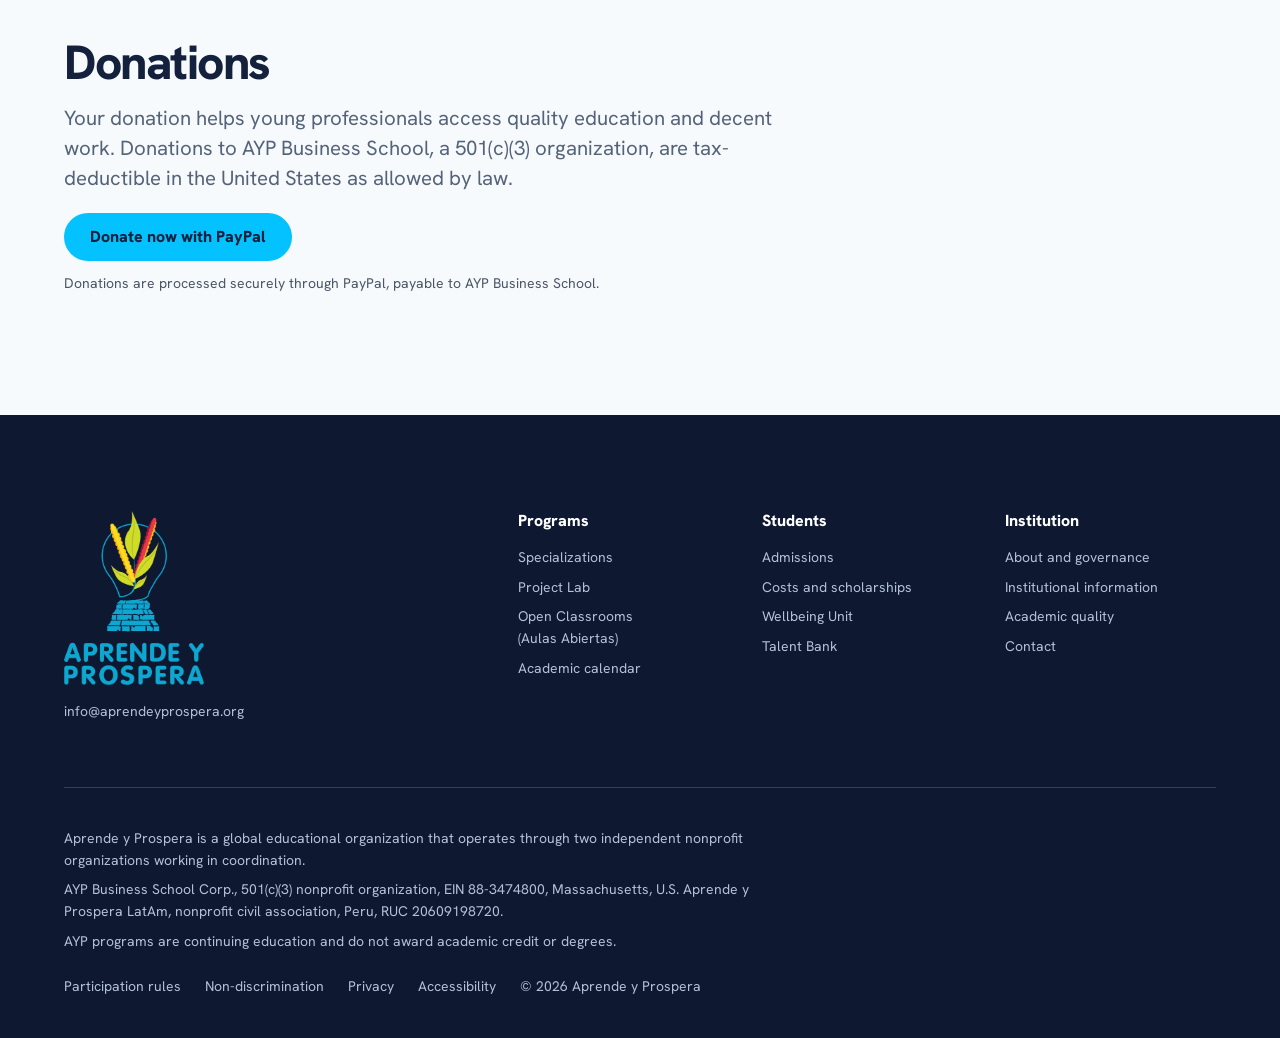
<file: en/community.html>
<!doctype html>
<html lang="en">
<head>
<meta charset="utf-8">
<meta name="description" content="Talent Bank, events, gallery, AYP Impact Review, volunteering, mentoring and donations: join the Aprende y Prospera community.">
<meta name="viewport" content="width=device-width, initial-scale=1">
<title>Community | Aprende y Prospera</title>

<link rel="preconnect" href="https://fonts.googleapis.com">
<link href="https://fonts.googleapis.com/css2?family=Hanken+Grotesk:wght@400;500;600;700;800&amp;display=swap" rel="stylesheet">
<style>
body{margin:0}
a{color:#14213D}a:hover{color:#9B1D2E}
.wrap{max-width:1200px;margin:0 auto;padding:0 32px;box-sizing:border-box}
.nav-links{display:flex;gap:28px}
.hero{display:grid;grid-template-columns:minmax(0,7fr) minmax(0,5fr);gap:56px;align-items:center}
.g2{display:grid;grid-template-columns:repeat(2,minmax(0,1fr));gap:24px}
.g3{display:grid;grid-template-columns:repeat(3,minmax(0,1fr));gap:24px}
.g4{display:grid;grid-template-columns:repeat(4,minmax(0,1fr));gap:24px}
.g6{display:grid;grid-template-columns:repeat(6,minmax(0,1fr));gap:24px}
.who{display:grid;grid-template-columns:minmax(0,5fr) minmax(0,7fr);gap:56px}
.split{display:grid;grid-template-columns:minmax(0,1fr) minmax(0,1fr);gap:24px}
.burger{display:none}
.evgrid{display:grid;grid-template-columns:repeat(3,minmax(0,1fr))}
.stats5{display:grid;grid-template-columns:repeat(5,minmax(0,1fr));gap:8px}
.stats5>div{padding:12px 10px!important}
.stats5>div>div:first-child{font-size:21px!important}
@media (max-width: 600px){.stats5{grid-template-columns:repeat(3,minmax(0,1fr))}}
.evfeat{grid-column:span 2}
@media (max-width: 900px){.evgrid{grid-template-columns:minmax(0,1fr)}.evfeat{grid-column:auto}}
.mega{display:grid;grid-template-columns:repeat(3,minmax(0,1fr)) minmax(0,1.15fr);gap:40px}
.mega a:hover{color:#9B1D2E}
.mosaic{display:grid;grid-template-columns:repeat(4,minmax(0,1fr));grid-auto-rows:200px;gap:16px}
.mosaic .big{grid-column:span 2;grid-row:span 2}
.mosaic .wide{grid-column:span 2}
.ph{background:#E3E8EF;border-radius:16px;position:relative;overflow:hidden;display:flex;align-items:center;justify-content:center}
@media (max-width: 1100px){.nav-links{display:none}.burger{display:flex}.g6{grid-template-columns:repeat(3,minmax(0,1fr))}}
@media (max-width: 900px){.mosaic{grid-template-columns:repeat(2,minmax(0,1fr))}.hero,.who,.split{grid-template-columns:minmax(0,1fr)}.g3,.g4{grid-template-columns:repeat(2,minmax(0,1fr))}.hide-sm{display:none}}
@media (max-width: 600px){.mosaic{grid-auto-rows:160px}.mosaic .big{grid-row:span 1}.wrap{padding:0 20px}.g2,.g3,.g4{grid-template-columns:minmax(0,1fr)}.g6{grid-template-columns:repeat(2,minmax(0,1fr))}.h1{font-size:40px !important}.h2{font-size:30px !important}}
.card .req{margin-top:10px;font-size:14px;line-height:1.5;color:#55637A}
.card .req b{color:#14213D}
</style>

<style>[hidden]{display:none !important} .burger{cursor:pointer}</style>

<style>
.eyebrow{margin:0;font-size:13px;font-weight:700;letter-spacing:.16em;text-transform:uppercase;color:#9B1D2E}
.sec{padding:72px 0;border-top:1px solid #E3E8EF;scroll-margin-top:72px}
.sec h2{margin:12px 0 0;font-size:36px;line-height:1.12;font-weight:800;letter-spacing:-.01em}
.lead{margin:16px 0 0;font-size:18px;line-height:1.65;color:#3A4A5E;max-width:820px}
.body p{font-size:17px;line-height:1.7;color:#3A4A5E;max-width:820px}
.card{border:1px solid #E3E8EF;border-radius:16px;padding:28px;background:#fff}
.card h3{margin:0;font-size:20px;font-weight:800;line-height:1.3}
.card p{margin:10px 0 0;font-size:16px;line-height:1.6;color:#3A4A5E}
.meta{margin:0;font-size:13px;font-weight:700;color:#4A5568}
.todo{margin-top:20px;border:1.5px dashed #E0A800;background:#FFF8DB;border-radius:12px;padding:16px 20px;font-size:15px;line-height:1.6;color:#5B4A00;max-width:820px}
.todo strong{color:#3D3100}
.chips{display:flex;flex-wrap:wrap;gap:8px;margin-top:28px}
.chips a{text-decoration:none;font-size:14px;font-weight:700;background:#fff;border:1px solid #CFE6F0;border-radius:999px;padding:8px 14px}
.chips a:hover{border-color:#03C2FF;color:#14213D}
.list{margin:16px 0 0;padding-left:20px;font-size:16px;line-height:1.7;color:#3A4A5E}
.list li{margin:4px 0}
.btn{display:inline-block;text-decoration:none;background:#03C2FF;color:#14213D;border-radius:8px;padding:13px 22px;font-weight:800;font-size:15px}
.btn2{display:inline-block;text-decoration:none;border:1.5px solid #14213D;border-radius:8px;padding:12px 22px;font-weight:700;font-size:15px}
.tbl{width:100%;border-collapse:collapse;margin-top:20px;font-size:16px}
.tbl th,.tbl td{text-align:left;padding:14px 12px;border-bottom:1px solid #E3E8EF;vertical-align:top}
.tbl th{font-size:13px;letter-spacing:.08em;text-transform:uppercase;color:#4A5568}
.person{display:flex;flex-direction:column;gap:2px;padding:14px 0;border-bottom:1px solid #EEF1F5}
.person b{font-size:16px}.person span{font-size:14px;color:#4A5568;line-height:1.45}
.prog{border-top:6px solid var(--c1)}
.prog .tag{display:inline-block;font-size:12px;font-weight:800;letter-spacing:.06em;text-transform:uppercase;background:var(--c1);color:#14213D;border-radius:999px;padding:4px 10px}
.facts{display:grid;grid-template-columns:repeat(auto-fit,minmax(170px,1fr));gap:16px;margin-top:24px}
.facts div{background:#F4F7FA;border-radius:12px;padding:16px}
.facts b{display:block;font-size:13px;color:#4A5568;font-weight:700}
.facts span{display:block;margin-top:6px;font-size:16px;font-weight:800;line-height:1.35}
details.faq{border-bottom:1px solid #E3E8EF;padding:18px 0;max-width:860px}
details.faq summary{cursor:pointer;font-size:17px;font-weight:800;list-style:none}
details.faq summary::after{content:"+";float:right;font-weight:800;color:#9B1D2E}
details.faq[open] summary::after{content:"–"}
details.faq p{margin:10px 0 0;font-size:16px;line-height:1.65;color:#3A4A5E}
@media (max-width:900px){.sec h2{font-size:30px}}
@media (max-width:600px){.tbl{font-size:15px}}
</style>
<style id="ayp-polish">
/* Pulido de acabado (Hallmark, nivel polish): mantiene el diseño, corrige detalles */
html,body{overflow-x:clip}
:where(a,button,summary,input,select,textarea):focus-visible{outline:3px solid #14213D;outline-offset:2px;box-shadow:0 0 0 5px #FFFFFF;border-radius:6px}
:where(a,button):active{transform:translateY(1px)}
h1,h2,h3,.h1,.h2{text-wrap:balance;overflow-wrap:break-word;min-width:0}
p,li{text-wrap:pretty}
p.lead,.lead{max-width:68ch}
.prog .tag,.tag{text-transform:none!important;letter-spacing:0!important;font-size:13px!important}
.prog .tag{background:#FFFFFF!important;color:#14213D!important;box-shadow:inset 0 0 0 2px var(--c1)}
.eyebrow,.tbl th,.meta,[style*="text-transform: uppercase"],[style*="text-transform:uppercase"]{text-transform:none!important;letter-spacing:0!important}
.eyebrow,[style*="text-transform: uppercase"],[style*="text-transform:uppercase"]{font-size:15px!important}
@media (min-width:901px){section .h2,section h2.h2{font-size:clamp(36px,3.4vw,46px)!important;line-height:1.1!important}}
@media (prefers-reduced-motion:reduce){*,*::before,*::after{animation:none!important;transition:none!important;scroll-behavior:auto!important}}
</style>
<style id="ayp-eventos2026">
.ev26{display:grid;grid-template-columns:minmax(0,5fr) minmax(0,7fr);gap:48px;align-items:start;margin-top:56px}
.ev26 .poster{display:block;width:100%;height:auto;border-radius:16px;box-shadow:0 1px 2px rgba(20,33,61,.08)}
.ev26 h3{margin:8px 0 0;font-size:28px;line-height:1.2}
.ev26 .sub{margin:6px 0 0;font-size:18px;color:#3A4A5E}
.ev26 dl{display:grid;grid-template-columns:max-content 1fr;gap:8px 20px;margin:20px 0 0;font-size:16px;line-height:1.5}
.ev26 dt{font-weight:800;color:#14213D}.ev26 dd{margin:0;color:#3A4A5E}
.slots{display:grid;grid-template-columns:repeat(2,minmax(0,1fr));gap:12px;margin-top:20px}
.slots .slot:first-child{grid-column:1/-1;aspect-ratio:16/9}
.slot{aspect-ratio:4/3;border:2px dashed #B8C4D3;border-radius:12px;background:#F5F7FA;display:flex;align-items:center;justify-content:center;text-align:center;font-size:14px;color:#4A5568;padding:8px}
.slot img{width:100%;height:100%;object-fit:cover;border-radius:10px}
@media (max-width:900px){.ev26{grid-template-columns:minmax(0,1fr);gap:24px}.slots{grid-template-columns:repeat(2,minmax(0,1fr))}}
</style>
<link rel="stylesheet" href="../ayp-ds.css">
<link rel="alternate" hreflang="es" href="../comunidad.html">
<link rel="alternate" hreflang="en" href="community.html">
</head>
<body>

<div style="font-family: 'Hanken Grotesk', system-ui, sans-serif; color: #14213D; background: #FFFFFF; width: 100%">

<header class="nav night">
  <div class="container">
    <a class="brand" href="index.html"><img src="../logo-horizontal.png" alt="Aprende y Prospera" width="141" height="50"></a>
    <nav class="nav-links" aria-label="Main">
      <a href="about.html">About</a>
      <a href="programs.html">Programs</a>
      <a href="admissions.html">Admissions</a>
      <a href="community.html">Community</a>
    </nav>
    <div class="nav-util">
      <a href="https://virtual.aprendeyprospera.org">Campus Virtual</a>
      <a href="https://bancodetalento-ayp.softr.app/">Talent Bank</a>
      <p class="lang" aria-label="Language"><a href="../comunidad.html" lang="es" hreflang="es">ES</a> <span aria-current="true">EN</span></p>
      <a class="btn btn-primary" href="https://www.paypal.com/ncp/payment/AY6MTS8NQ4TKE">Donate</a>
    </div>
    <details class="menu">
      <summary>Menu</summary>
      <div class="menu-panel">
        <a href="../comunidad.html" lang="es" hreflang="es">Español</a>
        <a href="about.html">About</a>
        <a href="programs.html">Programs</a>
        <a href="admissions.html">Admissions</a>
        <a href="community.html">Community</a>
        <a href="https://virtual.aprendeyprospera.org">Campus Virtual</a>
        <a href="https://bancodetalento-ayp.softr.app/">Talent Bank</a>
        <a href="https://www.paypal.com/ncp/payment/AY6MTS8NQ4TKE">Donate</a>
      </div>
    </details>
  </div>
</header>


<section class="phero night">
<div class="wrap"><div class="hero" style="align-items:stretch">
<div>
<p style="margin:0;font-size:14px;color:#4A5568"><a href="index.html" style="color:#4A5568">Home</a> <span aria-hidden="true">/</span> Community</p>
<h1 class="h1" style="margin:16px 0 0;font-size:52px;line-height:1.06;font-weight:800;letter-spacing:-.02em">A community that empowers emerging Latino talent</h1>
<p class="lead" style="font-size:19px">Graduates, faculty, volunteers, partners and donors from Latin America and the United States. Find out how to connect, learn with us and support our mission.</p>
<nav class="chips" aria-label="On this page"><a href="#banco-talento">Talent Bank</a><a href="#exalumnos">Alumni network</a><a href="#eventos">Events</a><a href="#galeria">Gallery and videos</a><a href="#revista">AYP Impact Review</a><a href="#voluntariado">Volunteering</a><a href="#vacantes">Open positions</a><a href="#mentoria">Mentoring</a><a href="#patrocinio">Scholarship sponsorship</a><a href="#donaciones">Donations</a></nav>
</div><div><img src="../fotos/talento-latino-ia-publico.jpg" alt="Audience at the Latino Talent in the Age of AI event" style="display:block;width:100%;height:100%;min-height:260px;object-fit:cover;border-radius:16px"></div>
</div></div>
</section>
<section id="banco-talento" class="sec"><div class="wrap">
<h2>Talent Bank</h2>
<div class="g2" style="margin-top:24px;align-items:start"><article class="card" style=""><h3>For graduates</h3><p>Sign in with your account to see job offers, alumni events and professional development activities.</p><a class="btn" style="margin-top:16px" href="https://bancodetalento-ayp.softr.app/" target="_blank" rel="noopener">Sign in to the Talent Bank</a></article><article class="card" style=""><h3>For companies and organizations</h3><p>Companies and organizations interested in hiring our graduates, hosting interns, proposing challenges for our specializations, mentoring, joining our Virtual Forums as panelists or sponsoring scholarships can apply to become <strong>partner organizations</strong>. AYP reviews each application and, once approved, the organization gets access to the portal to post opportunities and meet our talent.</p><div style="display:flex;flex-wrap:wrap;gap:10px;margin-top:16px"><a class="btn" href="https://bancodetalento-ayp.softr.app/empresas" target="_blank" rel="noopener">Apply to become a partner</a></div></article></div>
</div></section>
<section id="exalumnos" class="sec" style="background:#F7FAFC"><div class="wrap">
<h2>Alumni network</h2>
<p class="lead">Our graduates stay connected through social gatherings, professional development activities and opportunities to return as mentors, faculty or volunteers.</p><div class="todo"><strong>To complete:</strong> upcoming alumni activities and success stories (with each person's permission).</div>
</div></section>
<section id="eventos" class="sec"><div class="wrap">
<h2>Events</h2>
<div class="g3" style="margin-top:24px;align-items:start"><article class="card" style=""><p class="meta">Online</p><h3 style="margin-top:8px">Virtual Forums</h3><p>Every third Wednesday of the month, international experts in innovation, technology, business and personal development. Live on Facebook, YouTube and LinkedIn. We have held 70 forums since 2020.</p><p style="margin-top:12px"><a class="link" href="https://forosayp.softr.app/foros-virtuales#registro" target="_blank" rel="noopener">Register for the next forum</a></p></article><article class="card" style=""><p class="meta">In person, Cambridge, MA</p><h3 style="margin-top:8px">Disruptor Series</h3><p>Panels and workshops where innovation and technology meet different industries, at Venture Café Cambridge, livestreamed.</p></article><article class="card" style=""><p class="meta">Master classes</p><h3 style="margin-top:8px">AYP Master Class</h3><p>Global leaders share strategy, markets and transformation with new generations.</p></article></div><div class="card" style="margin-top:24px;border-top:6px solid #03C2FF"><p class="meta">Next forum: Wednesday, December 16, 7:00 p.m. (Boston), on Zoom</p><h3 style="margin-top:8px">Virtual Forum 71</h3><p>EdTech Innovation Ecosystems: Scalability Models and Strategic Partnerships in LatAm.</p><a class="btn" style="margin-top:16px" href="https://forosayp.softr.app/foros-virtuales#registro" target="_blank" rel="noopener">Register for free</a></div><div class="todo"><strong>To complete:</strong> public events calendar (for example, Google Calendar) to keep this schedule up to date.</div>
</div></section>
<section id="eventos-2026" class="sec" style="background:#F7FAFC"><div class="wrap">
<h2>Our 2026 events</h2>
<p class="lead" style="margin-top:12px">This year we met the community in person, in addition to our virtual forums.</p>

<article class="ev26">
<img class="poster" src="../fotos/poster-cultura-community.jpg" alt="Poster for Where Cultura Meets Community, Hispanic Heritage Month Mixer, Wednesday, September 16, 2026 at Sunset Cantina, Boston" loading="lazy">
<div>
<p class="meta">Collaborative event, Hispanic Heritage Month</p>
<h3>Where Cultura Meets Community</h3>
<p class="sub">Hispanic Heritage Month Mixer</p>
<p style="margin:16px 0 0;font-size:17px;line-height:1.6;color:#3A4A5E;max-width:60ch">A free, open gathering organized in collaboration by several organizations, including Latinas in Tech Boston, to celebrate Latino culture and connect with Boston's professional community.</p>
<dl>
<dt>Date</dt><dd>Wednesday, September 16, 2026, 6 to 8 p.m.</dd>
<dt>Venue</dt><dd>Sunset Cantina, 916 Commonwealth Ave., Boston, MA</dd>
<dt>In collaboration with</dt><dd>Latinas in Tech Boston, IBM, SHPE, Cafecito &amp; Chisme and LaFamilia Foundation</dd>
</dl>
</div>
</article>

<article class="ev26">
<img class="poster" src="../fotos/poster-talento-latino-ia-es.jpg" alt="Poster for the panel Latino Talent in the Age of AI: skills, leadership and the future of work, Thursday, October 15 at Venture Café Cambridge, with Claudia Díaz, José Castro, Claritza N. Abreu, Andrés Hincapié and Ana Sofía Camacho" loading="lazy">
<div>
<p class="meta">Panel, Venture Café Cambridge</p>
<h3>Latino Talent in the Age of AI</h3>
<p class="sub">Skills, leadership and the future of work</p>
<dl>
<dt>Date</dt><dd>Thursday, October 15, 2026, 5 to 6 p.m.</dd>
<dt>Venue</dt><dd>One Broadway, 5th floor, Cambridge, MA</dd>
<dt>With</dt><dd>ALPFA Boston and SHPE Boston Professional</dd>
<dt>Panelists</dt><dd>Claudia Díaz (ALPFA Boston), José Castro (EforAll), Claritza N. Abreu (Google), Andrés Hincapié (Roads Consulting) and Ana Sofía Camacho (Target, SHPE Boston)</dd>
</dl>
<a class="btn2" style="margin-top:24px" href="#galeria">See event photos</a>
</div>
</article>

<article class="ev26">
<img class="poster" src="../fotos/poster-noche-latina-2.jpg" alt="Poster for Latin Night, Saturday, October 24, 6 to 11 p.m. at ZUMIX, East Boston, with DJ Johnny Giraldo and four singers" loading="lazy">
<div>
<p class="meta">Our first fundraising party</p>
<h3>Noche Latina</h3>
<p class="sub">A Night of Music, Movement &amp; Flavors from Across Latin America</p>
<p style="margin:16px 0 0;font-size:17px;line-height:1.6;color:#3A4A5E;max-width:60ch">A night of dancing, talent and flavors from Latin America. Four singers delighted us with their voices and got us dancing, along with DJ Johnny Giraldo and a beginner salsa class.</p>
<dl>
<dt>Date</dt><dd>Saturday, October 24, 2026, 6 to 11 p.m.</dd>
<dt>Venue</dt><dd>ZUMIX, 260 Sumner St., East Boston, MA</dd>
</dl>
<div class="slots" aria-label="Noche Latina photos">
<div class="slot" style="padding:0;border:0"><img src="../fotos/noche-latina-1.jpg" alt="Group photo of the Aprende y Prospera community at Noche Latina, at ZUMIX" loading="lazy" style="object-position:center"></div><div class="slot" style="padding:0;border:0"><img src="../fotos/noche-latina-2.jpg" alt="Guests celebrating on the Noche Latina dance floor" loading="lazy" style="object-position:center"></div><div class="slot" style="padding:0;border:0"><img src="../fotos/noche-latina-3.jpg" alt="Guests smiling together at Noche Latina" loading="lazy" style="object-position:center 40%"></div>
</div>
</div>
</article>


<article class="ev26">
<img class="poster" src="../fotos/poster-foro70-en.jpg" alt="Poster for the 70th Virtual Forum: Beyond Fundraising, Wednesday, November 18 at 7:30 p.m. (Boston), on Zoom" loading="lazy">
<div>
<p class="meta">Recent forum, on Zoom</p>
<h3>Virtual Forum 70: Beyond Fundraising</h3>
<p class="sub">Strategies for the development and sustainability of nonprofit organizations</p>
<dl>
<dt>Date</dt><dd>Wednesday, November 18, 2026, 7:30 p.m. (Boston)</dd>
<dt>Speakers</dt><dd>Dr. Roberto Celaya and Dr. Dolores Calaf</dd>
<dt>Host</dt><dd>María Laura Molina Castillo</dd>
<dt>Moderator</dt><dd>Isis García</dd>
</dl>
</div>
</article>
</div></section>
<section id="galeria" class="sec" style="background:#F7FAFC"><div class="wrap">
<h2>Gallery and videos</h2>
<h3 style="margin:28px 0 0;font-size:18px;font-weight:800">Videos</h3><div class="g4" style="margin-top:14px"><a href="https://youtu.be/j59_FJiQcCw" target="_blank" rel="noopener" style="text-decoration:none;display:block"><img src="../fotos/video-gamificar.jpg" alt="Video thumbnail: Beyond the game: what does gamification really mean?" style="display:block;width:100%;aspect-ratio:16/9;object-fit:cover;object-position:50% 0;border-radius:12px"><span style="display:block;margin-top:10px;font-size:16px;font-weight:800;line-height:1.35">Beyond the game: what does gamification really mean? (in Spanish)</span></a><a href="https://youtu.be/b_iaJjGS-BI" target="_blank" rel="noopener" style="text-decoration:none;display:block"><img src="../fotos/video-foro69.jpg" alt="Video thumbnail: Forum 69: AI, from human medicine to intelligent medicine" style="display:block;width:100%;aspect-ratio:16/9;object-fit:cover;object-position:50% 0;border-radius:12px"><span style="display:block;margin-top:10px;font-size:16px;font-weight:800;line-height:1.35">Forum 69: AI, from human medicine to intelligent medicine (in Spanish)</span></a><a href="https://www.youtube.com/live/1nQIuruBWZk" target="_blank" rel="noopener" style="text-decoration:none;display:block"><img src="../fotos/video-masterclass-iagen.jpg" alt="Video thumbnail: Master Class: Generative AI as an ally in instructional design" style="display:block;width:100%;aspect-ratio:16/9;object-fit:cover;object-position:50% 0;border-radius:12px"><span style="display:block;margin-top:10px;font-size:16px;font-weight:800;line-height:1.35">Master Class: Generative AI as an ally in instructional design (in Spanish)</span></a><a href="https://www.youtube.com/live/OWSU6dnNVS8" target="_blank" rel="noopener" style="text-decoration:none;display:block"><img src="../fotos/video-masterclass1.jpg" alt="Video thumbnail: Master Class 1: Gaming, TikTok and climate change" style="display:block;width:100%;aspect-ratio:16/9;object-fit:cover;object-position:50% 0;border-radius:12px"><span style="display:block;margin-top:10px;font-size:16px;font-weight:800;line-height:1.35">Master Class 1: Gaming, TikTok and climate change</span></a></div><h3 style="margin:36px 0 0;font-size:18px;font-weight:800">Photos</h3><div class="g4" style="margin-top:14px"><img src="../fotos/talento-latino-ia-panel.jpg" alt="Latino Talent in the Age of AI panel" style="display:block;width:100%;height:220px;object-fit:cover;border-radius:12px"><img src="../fotos/disruptor-panelistas.jpg" alt="Food Disruptors panelists" style="display:block;width:100%;height:220px;object-fit:cover;border-radius:12px"><img src="../fotos/talento-latino-ia-equipo.jpg" alt="The Aprende y Prospera team in Cambridge" style="display:block;width:100%;height:220px;object-fit:cover;border-radius:12px"><img src="../fotos/disruptor-food-panel.jpg" alt="Food Disruptors panel at Venture Café" style="display:block;width:100%;height:220px;object-fit:cover;border-radius:12px"></div><a class="btn2" style="margin-top:24px" href="https://www.youtube.com/@aprendeyprosperalatam3778" target="_blank" rel="noopener">See all videos on YouTube</a><div class="todo"><strong>To complete:</strong> full photo album (Google Photos or similar) and confirm permission from the people who appear.</div>
</div></section>
<section id="revista" class="sec"><div class="wrap">
<h2>AYP Impact Review</h2>
<div class="split" style="margin-top:24px;align-items:center"><div><p class="lead" style="margin-top:0">A free, semiannual digital magazine in Spanish on education, innovation, entrepreneurship and the development of Latino talent. The second issue is now available.</p><div style="display:flex;flex-wrap:wrap;gap:12px;margin-top:24px"><a class="btn" href="https://ayp-business-school.github.io/ayp-impact-review/lector-n2.html" target="_blank" rel="noopener">Read issue 2</a><a class="btn2" href="https://ayp-business-school.github.io/ayp-impact-review/" target="_blank" rel="noopener">View the magazine</a><a class="btn2" href="mailto:rcelaya@aprendeyprospera.org?subject=Article%20for%20AYP%20Impact%20Review">Submit your article</a></div></div><div><img src="../impact-review.png" alt="AYP Impact Review" style="display:block;max-width:100%;max-height:200px;margin:0 auto"></div></div><p style="margin-top:12px;font-size:15px;color:#3A4A5E">Send your article proposals to <a class="link" href="mailto:rcelaya@aprendeyprospera.org">rcelaya@aprendeyprospera.org</a>.</p>
</div></section>
<section id="voluntariado" class="sec" style="background:#F7FAFC"><div class="wrap">
<h2>Volunteer with us</h2>
<p class="lead">We are a community of 130 volunteers in 20 countries across Latin America and the United States. Thanks to their work, our programs can offer such a large subsidy.</p><h3 style="margin:28px 0 0;font-size:18px;font-weight:800">Benefits</h3><ul class="list"><li>Free access to our academic programs</li><li>Letter of recommendation and certificate</li><li>Membership in the AYP Talent Bank</li><li>Annual Volunteer Awards</li><li>International professional network</li><li>Learning and professional development opportunities</li><li>Recognition on our social media</li></ul><a class="btn" style="margin-top:20px" href="https://forms.gle/B8tHivjyqyVbopAV6" target="_blank" rel="noopener">I want to volunteer</a>
</div></section>
<section id="vacantes" class="sec"><div class="wrap">
<h2>Open volunteer positions</h2>
<p class="lead">All positions are volunteer, unpaid and 100&nbsp;% remote, with 6 to 8 hours per week and a minimum commitment of 6 months. Most require good Spanish and English.</p>
<div class="g3" style="margin-top:24px"><article class="card" style=""><h3>Academic Coordinator</h3><p>Coordinates program planning, the curriculum and the work of faculty, assistants and mentors.</p><p class="req"><b>Requirements:</b> University degree in education, administration or a related field; 3 years in academic coordination or university teaching.</p></article><article class="card" style=""><h3>Project Manager</h3><p>Manages each specialization's academic projects: plan, resources, timelines, risks and results.</p><p class="req"><b>Requirements:</b> Degree in project management or a related field; experience leading projects in education or technology. PMP or PRINCE2 is a plus.</p></article><article class="card" style=""><h3>Graphic Designer</h3><p>Creates visual and audiovisual pieces for the website, social media and the Campus Virtual.</p><p class="req"><b>Requirements:</b> Bachelor's in graphic design, visual communication or a related field; 2 years of experience; Adobe Creative Suite or Canva.</p></article><article class="card" style=""><h3>Marketing Coordinator</h3><p>Develops the marketing plan and coordinates campaigns, content and brand presence.</p><p class="req"><b>Requirements:</b> Bachelor's in communications or marketing (master's preferred); 3 years in digital content and media relations.</p></article><article class="card" style=""><h3>Marketing and Sales Coordinator</h3><p>Designs and optimizes digital campaigns and funnels that turn prospects into enrolled students.</p><p class="req"><b>Requirements:</b> Training or experience in digital marketing or growth; analytics and automation tools.</p></article><article class="card" style=""><h3>Community Manager</h3><p>Manages our social media, creates content and engages with the community.</p><p class="req"><b>Requirements:</b> Bachelor's in communications or marketing; 3 years creating digital content.</p></article><article class="card" style=""><h3>Data Manager</h3><p>Manages and analyzes data from every area and builds reports and dashboards for decision-making.</p><p class="req"><b>Requirements:</b> Degree in systems, computer science, statistics or a related field; 3 years in data management; SQL and Power BI, Tableau or similar.</p></article><article class="card" style=""><h3>Grant Writer</h3><p>Identifies funding opportunities and writes grant proposals and applications.</p><p class="req"><b>Requirements:</b> Bachelor's in finance, business, nonprofit management or a related field; experience in grant writing or fundraising.</p></article><article class="card" style=""><h3>Instructional designer</h3><p>Helps faculty create content, activities and assessments for the Campus Virtual.</p><p class="req"><b>Requirements:</b> Bachelor's in education, pedagogy, communications or a related field; 3 years in instructional design.</p></article><article class="card" style=""><h3>Teaching Assistant</h3><p>Supports faculty with classes, materials and student follow-up in the Campus Virtual.</p><p class="req"><b>Requirements:</b> Bachelor's in the course's field; experience as a teacher or assistant.</p></article><article class="card" style=""><h3>Specialized Mentor</h3><p>Guides students through real projects with expertise in a specific field.</p><p class="req"><b>Requirements:</b> Coaching certification and 3 years of experience as a coach. A master's in higher education is preferred.</p></article><article class="card" style=""><h3>Student Experience Coordinator</h3><p>Supports students from orientation to certification and channels their needs.</p><p class="req"><b>Requirements:</b> Bachelor's in educational administration, business administration or a related field; experience in educational settings.</p></article><article class="card" style=""><h3>Product Manager / Quality</h3><p>Defines program improvements, measures quality with indicators and coordinates the teams involved.</p><p class="req"><b>Requirements:</b> Degree in project management or a related field; experience with design, marketing and technology teams; OKRs and KPIs.</p></article></div><a class="btn" style="margin-top:24px" href="https://forms.gle/B8tHivjyqyVbopAV6" target="_blank" rel="noopener">Apply for a position</a>
</div></section>
<section id="mentoria" class="sec" style="background:#F7FAFC"><div class="wrap">
<h2>Mentoring</h2>
<p class="lead">Support students and entrepreneurs with your professional experience. Mentors guide real projects in our specializations and in Project Lab.</p><a class="btn" style="margin-top:20px" href="https://forms.gle/A6XjFCbQRbX25tJ6A" target="_blank" rel="noopener">I want to be a mentor</a>
</div></section>
<section id="patrocinio" class="sec"><div class="wrap">
<h2>Scholarship sponsorship</h2>
<p class="lead">Support talented students with financial limitations. Thanks to our sponsors, three students took the fourth edition of Project Management.</p><p class="lead" style="font-size:16px">Would you like to sponsor a student so they can join a program? Write to us at <a class="link" href="mailto:info@aprendeyprospera.org?subject=Scholarship%20sponsorship">info@aprendeyprospera.org</a>.</p><a class="btn" style="margin-top:20px" href="mailto:info@aprendeyprospera.org?subject=Scholarship%20sponsorship">I want to sponsor a student</a>
</div></section>
<section id="donaciones" class="sec" style="background:#F7FAFC"><div class="wrap">
<h2>Donations</h2>
<p class="lead">Your donation helps young professionals access quality education and decent work. Donations to AYP Business School, a 501(c)(3) organization, are tax-deductible in the United States as allowed by law.</p><a class="btn" style="margin-top:20px" href="https://www.paypal.com/ncp/payment/AY6MTS8NQ4TKE" target="_blank" rel="noopener">Donate now with PayPal</a><p style="margin:12px 0 0;font-size:14px;color:#4A5568">Donations are processed securely through PayPal, payable to AYP Business School.</p>
</div></section>
<footer class="footer night">
  <div class="container">
    <div class="footer-top">
      <div><img src="../logo-ayp.png" alt="Aprende y Prospera" width="140" height="174"><p style="margin-top:var(--space-md)"><a href="mailto:info@aprendeyprospera.org">info@aprendeyprospera.org</a></p></div>
      <div><h3>Programs</h3><ul><li><a href="programs.html">Specializations</a></li><li><a href="programs.html#project-lab">Project Lab</a></li><li><a href="programs.html#aulas-abiertas">Open Classrooms (Aulas Abiertas)</a></li><li><a href="admissions.html#calendario">Academic calendar</a></li></ul></div>
      <div><h3>Students</h3><ul><li><a href="admissions.html">Admissions</a></li><li><a href="admissions.html#costos">Costs and scholarships</a></li><li><a href="admissions.html#bienestar">Wellbeing Unit</a></li><li><a href="https://bancodetalento-ayp.softr.app/">Talent Bank</a></li></ul></div>
      <div><h3>Institution</h3><ul><li><a href="about.html">About and governance</a></li><li><a href="institutional.html">Institutional information</a></li><li><a href="institutional.html#calidad">Academic quality</a></li><li><a href="institutional.html#contacto">Contact</a></li></ul></div>
    </div>
    <div class="legal">
      <p>Aprende y Prospera is a global educational organization that operates through two independent nonprofit organizations working in coordination.</p>
      <p>AYP Business School Corp., 501(c)(3) nonprofit organization, EIN 88-3474800, Massachusetts, U.S. Aprende y Prospera LatAm, nonprofit civil association, Peru, RUC 20609198720.</p>
      <p>AYP programs are continuing education and do not award academic credit or degrees.</p>
      <div class="legal-links"><a href="institutional.html#reglas">Participation rules</a><a href="institutional.html#no-discriminacion">Non-discrimination</a><a href="institutional.html#privacidad">Privacy</a><a href="institutional.html#accesibilidad">Accessibility</a><span>© 2026 Aprende y Prospera</span></div>
    </div>
  </div>
</footer>
</div>

<script>
(function(){
var btns=[].slice.call(document.querySelectorAll('[data-menu]'));
function closeAll(except){btns.forEach(function(b){if(b!==except){b.setAttribute('aria-expanded','false');b.style.background='transparent';var p=document.getElementById('menu-'+b.dataset.menu);if(p)p.hidden=true;}});}
btns.forEach(function(b){b.addEventListener('click',function(e){e.stopPropagation();var p=document.getElementById('menu-'+b.dataset.menu);var open=p.hidden;closeAll(b);p.hidden=!open;b.setAttribute('aria-expanded',String(open));b.style.background=open?'#EAF8FD':'transparent';});});
document.addEventListener('click',function(e){if(!e.target.closest('.megapanel'))closeAll();});
document.addEventListener('keydown',function(e){if(e.key==='Escape')closeAll();});
// mobile menu
var burger=document.querySelector('.burger');var mm=document.getElementById('mobile-menu');
if(burger&&mm){burger.addEventListener('click',function(e){e.stopPropagation();mm.hidden=!mm.hidden;burger.setAttribute('aria-expanded',String(!mm.hidden));});}
// language toggle note

})();
</script>
</body>
</html>
</file>
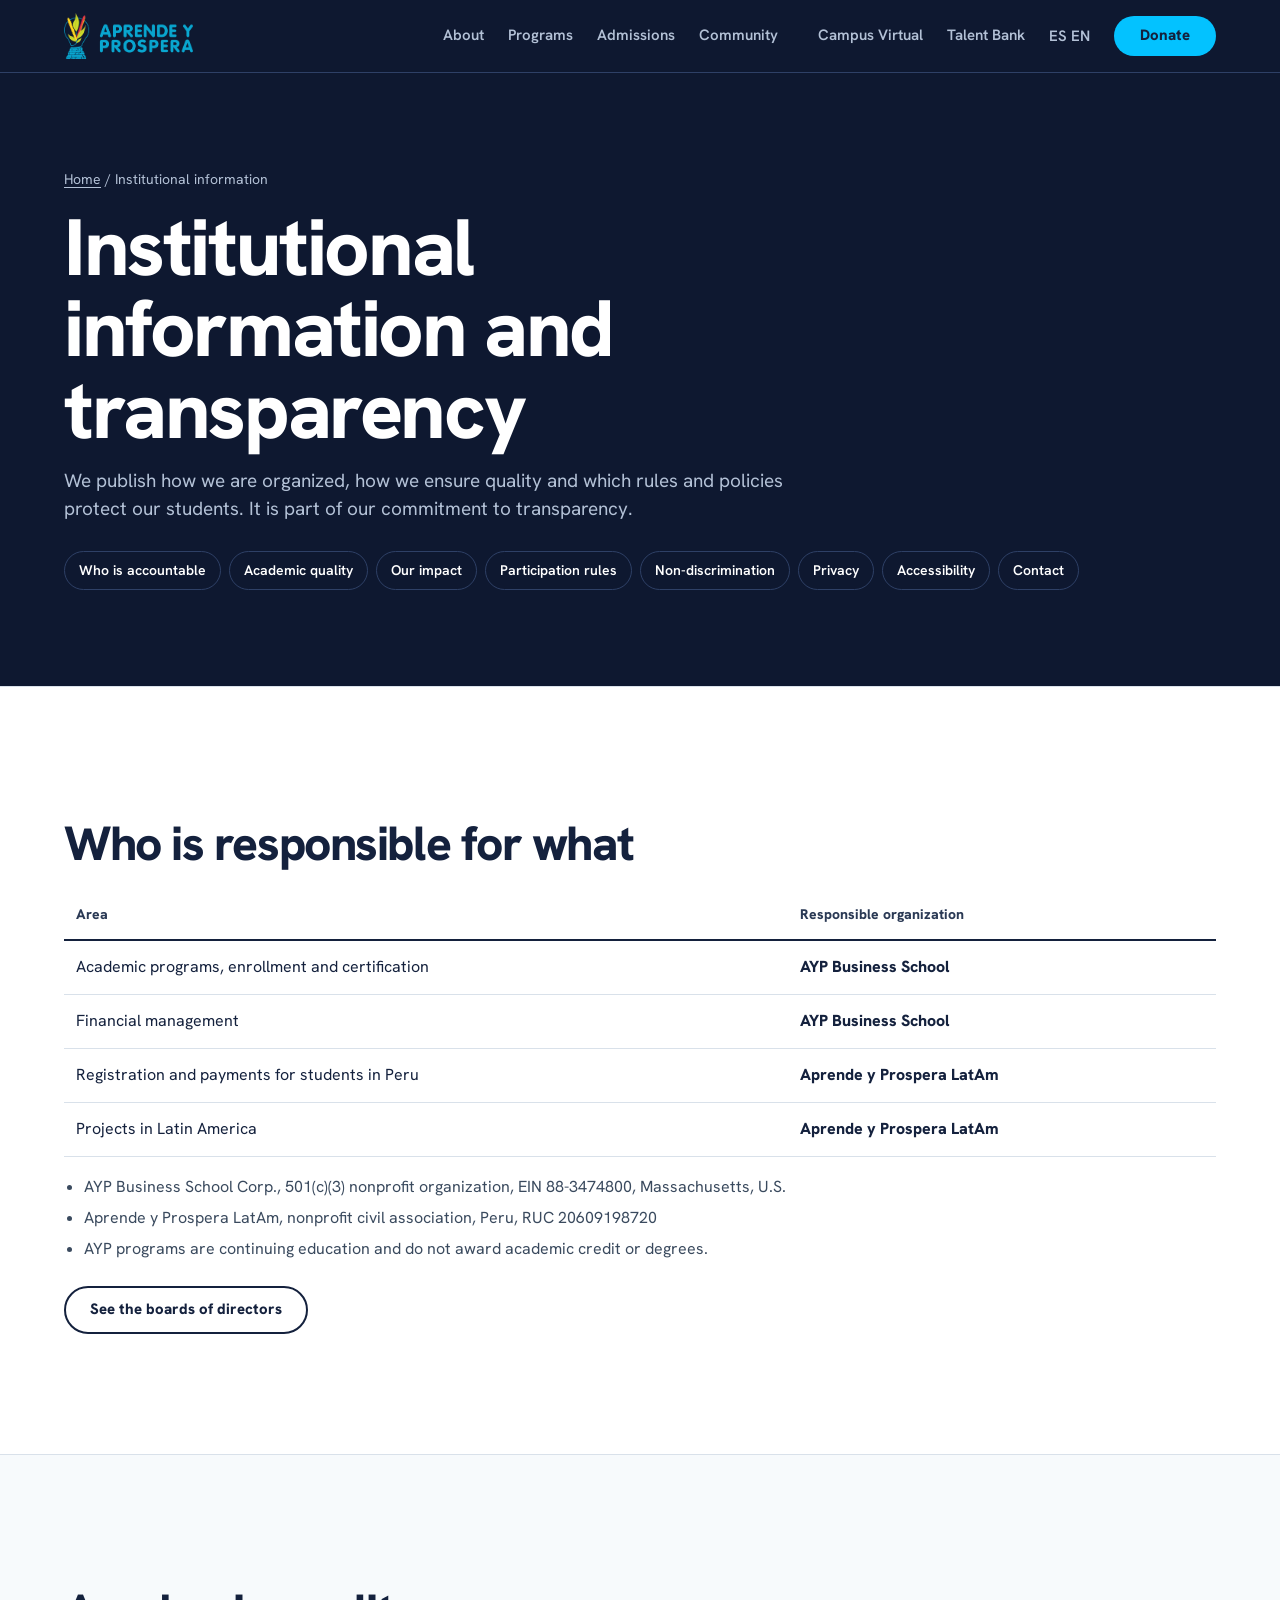
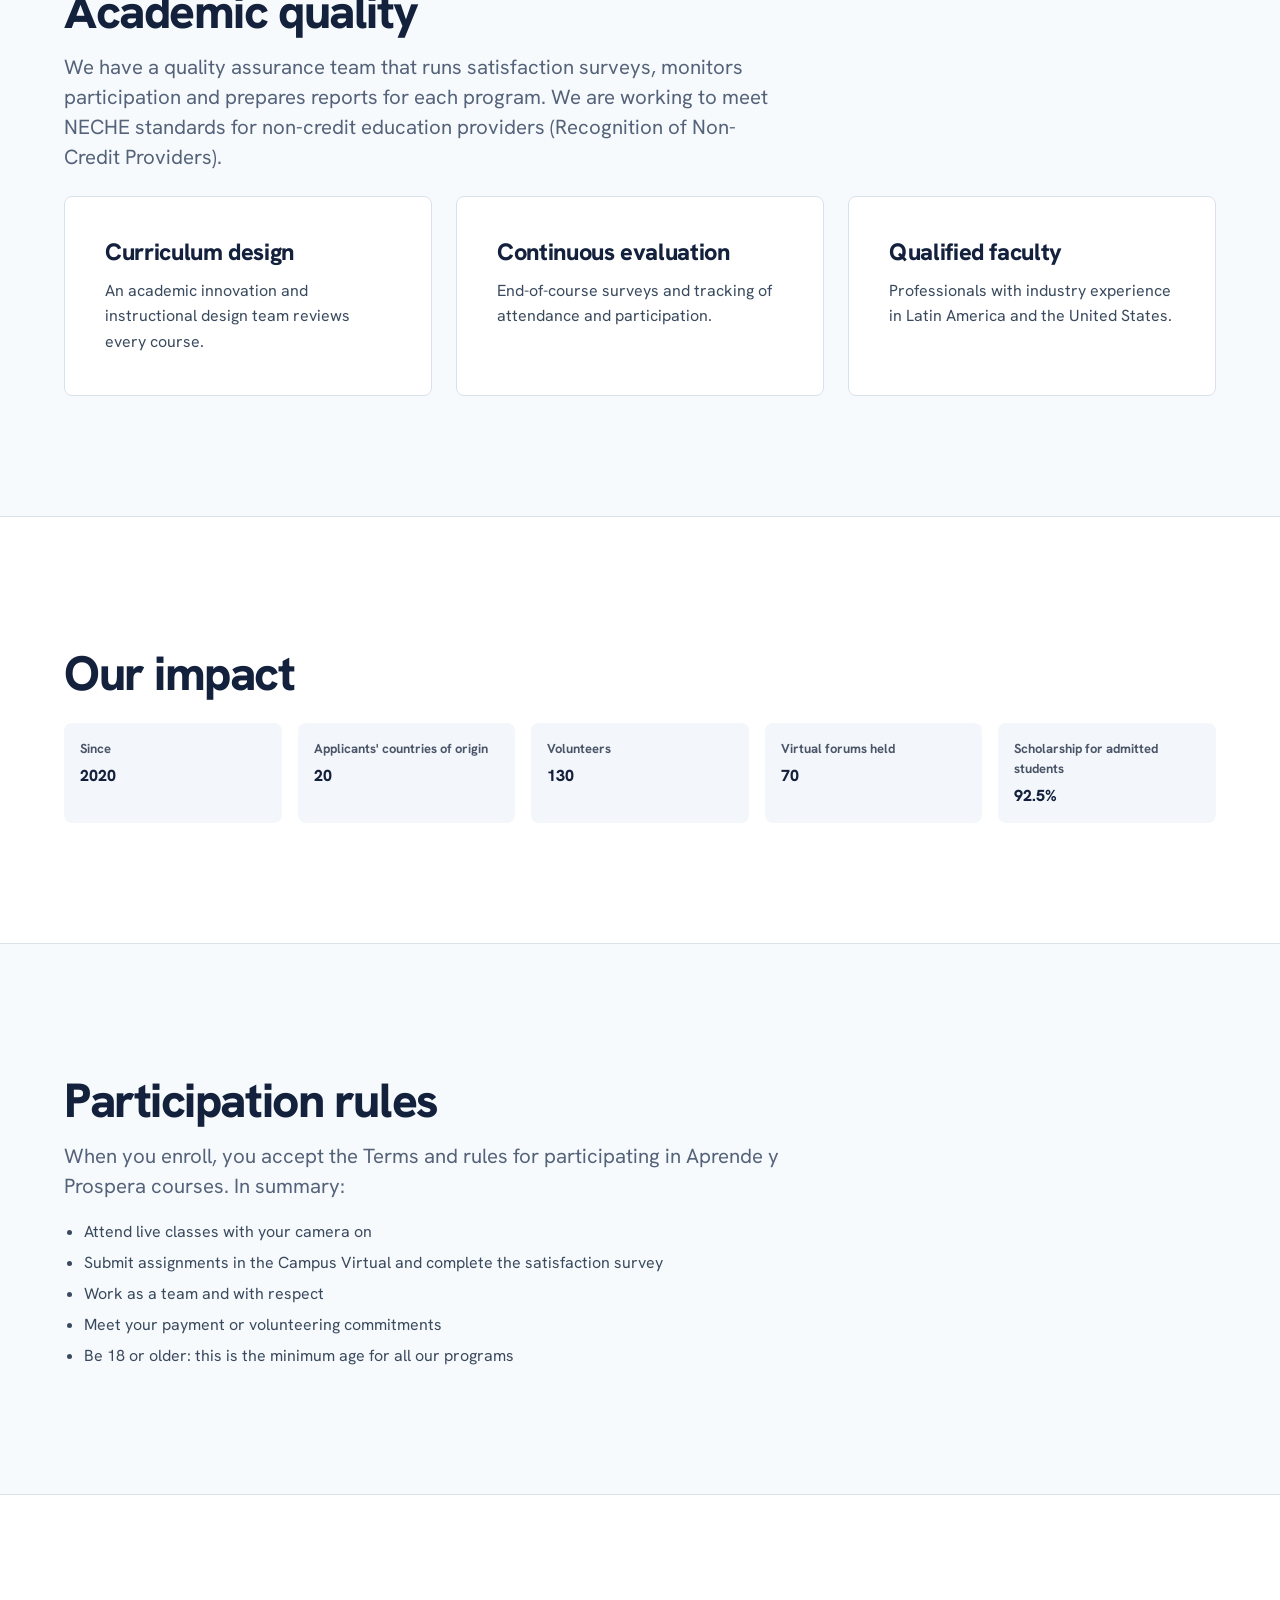
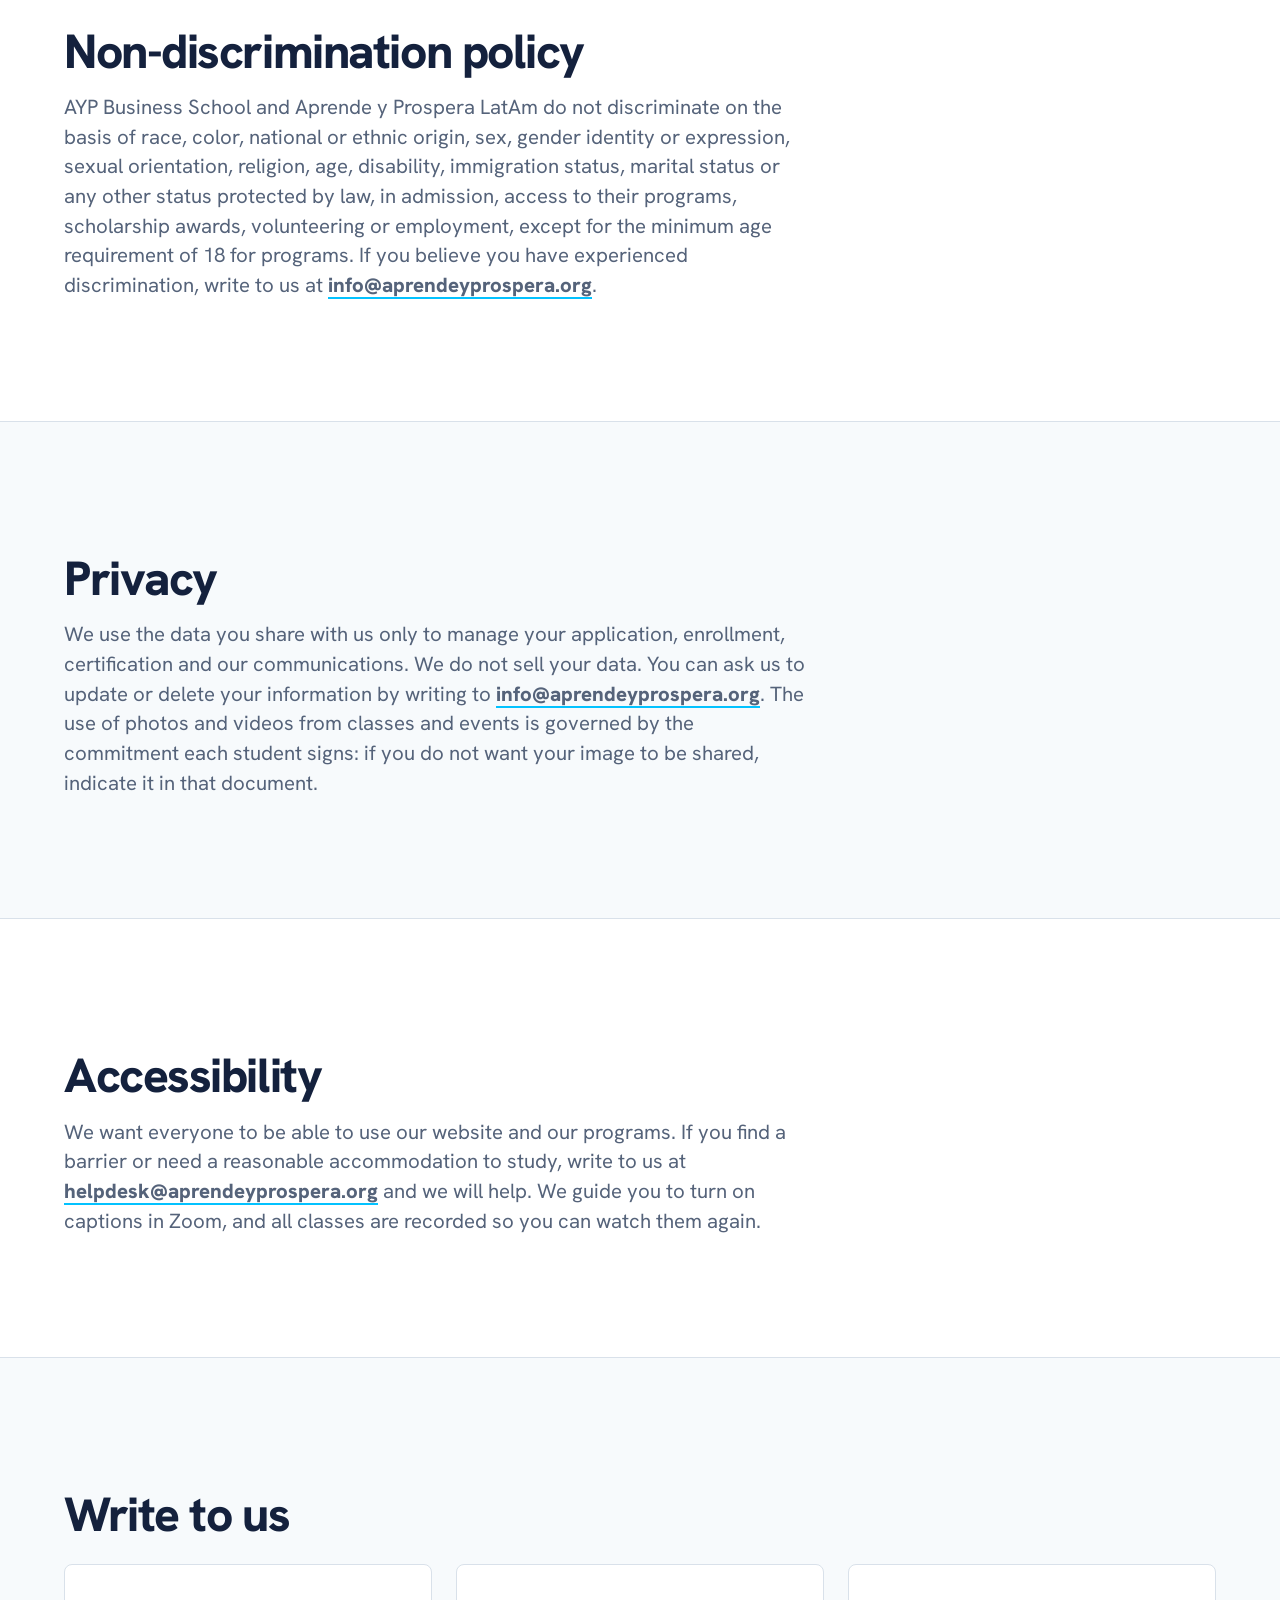
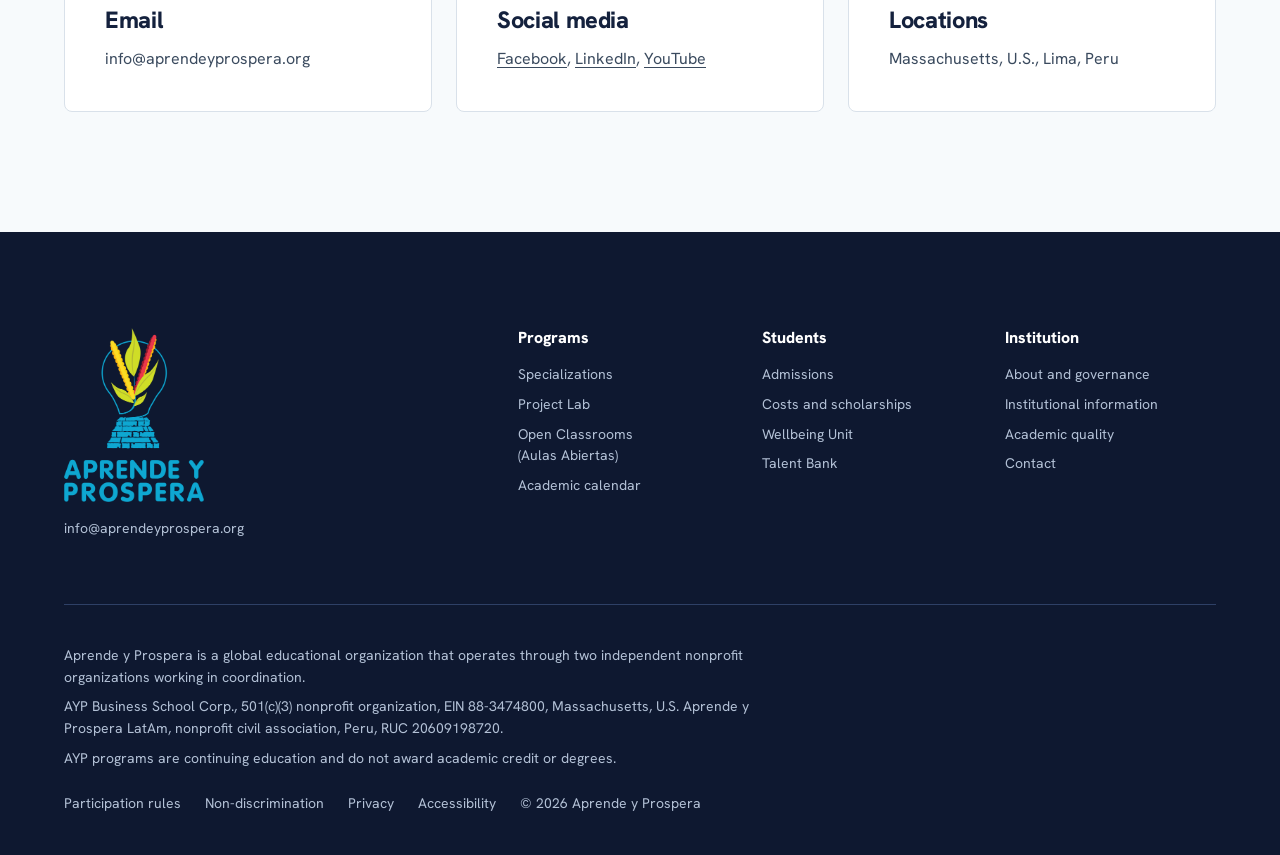
<file: en/institutional.html>
<!doctype html>
<html lang="en">
<head>
<meta charset="utf-8">
<meta name="description" content="Transparency, academic quality, impact, policies and contact for AYP Business School and Aprende y Prospera LatAm.">
<meta name="viewport" content="width=device-width, initial-scale=1">
<title>Institutional information | Aprende y Prospera</title>

<link rel="preconnect" href="https://fonts.googleapis.com">
<link href="https://fonts.googleapis.com/css2?family=Hanken+Grotesk:wght@400;500;600;700;800&amp;display=swap" rel="stylesheet">
<style>
body{margin:0}
a{color:#14213D}a:hover{color:#9B1D2E}
.wrap{max-width:1200px;margin:0 auto;padding:0 32px;box-sizing:border-box}
.nav-links{display:flex;gap:28px}
.hero{display:grid;grid-template-columns:minmax(0,7fr) minmax(0,5fr);gap:56px;align-items:center}
.g2{display:grid;grid-template-columns:repeat(2,minmax(0,1fr));gap:24px}
.g3{display:grid;grid-template-columns:repeat(3,minmax(0,1fr));gap:24px}
.g4{display:grid;grid-template-columns:repeat(4,minmax(0,1fr));gap:24px}
.g6{display:grid;grid-template-columns:repeat(6,minmax(0,1fr));gap:24px}
.who{display:grid;grid-template-columns:minmax(0,5fr) minmax(0,7fr);gap:56px}
.split{display:grid;grid-template-columns:minmax(0,1fr) minmax(0,1fr);gap:24px}
.burger{display:none}
.evgrid{display:grid;grid-template-columns:repeat(3,minmax(0,1fr))}
.stats5{display:grid;grid-template-columns:repeat(5,minmax(0,1fr));gap:8px}
.stats5>div{padding:12px 10px!important}
.stats5>div>div:first-child{font-size:21px!important}
@media (max-width: 600px){.stats5{grid-template-columns:repeat(3,minmax(0,1fr))}}
.evfeat{grid-column:span 2}
@media (max-width: 900px){.evgrid{grid-template-columns:minmax(0,1fr)}.evfeat{grid-column:auto}}
.mega{display:grid;grid-template-columns:repeat(3,minmax(0,1fr)) minmax(0,1.15fr);gap:40px}
.mega a:hover{color:#9B1D2E}
.mosaic{display:grid;grid-template-columns:repeat(4,minmax(0,1fr));grid-auto-rows:200px;gap:16px}
.mosaic .big{grid-column:span 2;grid-row:span 2}
.mosaic .wide{grid-column:span 2}
.ph{background:#E3E8EF;border-radius:16px;position:relative;overflow:hidden;display:flex;align-items:center;justify-content:center}
@media (max-width: 1100px){.nav-links{display:none}.burger{display:flex}.g6{grid-template-columns:repeat(3,minmax(0,1fr))}}
@media (max-width: 900px){.mosaic{grid-template-columns:repeat(2,minmax(0,1fr))}.hero,.who,.split{grid-template-columns:minmax(0,1fr)}.g3,.g4{grid-template-columns:repeat(2,minmax(0,1fr))}.hide-sm{display:none}}
@media (max-width: 600px){.mosaic{grid-auto-rows:160px}.mosaic .big{grid-row:span 1}.wrap{padding:0 20px}.g2,.g3,.g4{grid-template-columns:minmax(0,1fr)}.g6{grid-template-columns:repeat(2,minmax(0,1fr))}.h1{font-size:40px !important}.h2{font-size:30px !important}}
</style>

<style>[hidden]{display:none !important} .burger{cursor:pointer}</style>

<style>
.eyebrow{margin:0;font-size:13px;font-weight:700;letter-spacing:.16em;text-transform:uppercase;color:#9B1D2E}
.sec{padding:72px 0;border-top:1px solid #E3E8EF;scroll-margin-top:72px}
.sec h2{margin:12px 0 0;font-size:36px;line-height:1.12;font-weight:800;letter-spacing:-.01em}
.lead{margin:16px 0 0;font-size:18px;line-height:1.65;color:#3A4A5E;max-width:820px}
.body p{font-size:17px;line-height:1.7;color:#3A4A5E;max-width:820px}
.card{border:1px solid #E3E8EF;border-radius:16px;padding:28px;background:#fff}
.card h3{margin:0;font-size:20px;font-weight:800;line-height:1.3}
.card p{margin:10px 0 0;font-size:16px;line-height:1.6;color:#3A4A5E}
.meta{margin:0;font-size:13px;font-weight:700;color:#4A5568}
.todo{margin-top:20px;border:1.5px dashed #E0A800;background:#FFF8DB;border-radius:12px;padding:16px 20px;font-size:15px;line-height:1.6;color:#5B4A00;max-width:820px}
.todo strong{color:#3D3100}
.chips{display:flex;flex-wrap:wrap;gap:8px;margin-top:28px}
.chips a{text-decoration:none;font-size:14px;font-weight:700;background:#fff;border:1px solid #CFE6F0;border-radius:999px;padding:8px 14px}
.chips a:hover{border-color:#03C2FF;color:#14213D}
.list{margin:16px 0 0;padding-left:20px;font-size:16px;line-height:1.7;color:#3A4A5E}
.list li{margin:4px 0}
.btn{display:inline-block;text-decoration:none;background:#03C2FF;color:#14213D;border-radius:8px;padding:13px 22px;font-weight:800;font-size:15px}
.btn2{display:inline-block;text-decoration:none;border:1.5px solid #14213D;border-radius:8px;padding:12px 22px;font-weight:700;font-size:15px}
.tbl{width:100%;border-collapse:collapse;margin-top:20px;font-size:16px}
.tbl th,.tbl td{text-align:left;padding:14px 12px;border-bottom:1px solid #E3E8EF;vertical-align:top}
.tbl th{font-size:13px;letter-spacing:.08em;text-transform:uppercase;color:#4A5568}
.person{display:flex;flex-direction:column;gap:2px;padding:14px 0;border-bottom:1px solid #EEF1F5}
.person b{font-size:16px}.person span{font-size:14px;color:#4A5568;line-height:1.45}
.prog{border-top:6px solid var(--c1)}
.prog .tag{display:inline-block;font-size:12px;font-weight:800;letter-spacing:.06em;text-transform:uppercase;background:var(--c1);color:#14213D;border-radius:999px;padding:4px 10px}
.facts{display:grid;grid-template-columns:repeat(auto-fit,minmax(170px,1fr));gap:16px;margin-top:24px}
.facts div{background:#F4F7FA;border-radius:12px;padding:16px}
.facts b{display:block;font-size:13px;color:#4A5568;font-weight:700}
.facts span{display:block;margin-top:6px;font-size:16px;font-weight:800;line-height:1.35}
details.faq{border-bottom:1px solid #E3E8EF;padding:18px 0;max-width:860px}
details.faq summary{cursor:pointer;font-size:17px;font-weight:800;list-style:none}
details.faq summary::after{content:"+";float:right;font-weight:800;color:#9B1D2E}
details.faq[open] summary::after{content:"–"}
details.faq p{margin:10px 0 0;font-size:16px;line-height:1.65;color:#3A4A5E}
@media (max-width:900px){.sec h2{font-size:30px}}
@media (max-width:600px){.tbl{font-size:15px}}
</style>
<style id="ayp-polish">
/* Pulido de acabado (Hallmark, nivel polish): mantiene el diseño, corrige detalles */
html,body{overflow-x:clip}
:where(a,button,summary,input,select,textarea):focus-visible{outline:3px solid #14213D;outline-offset:2px;box-shadow:0 0 0 5px #FFFFFF;border-radius:6px}
:where(a,button):active{transform:translateY(1px)}
h1,h2,h3,.h1,.h2{text-wrap:balance;overflow-wrap:break-word;min-width:0}
p,li{text-wrap:pretty}
p.lead,.lead{max-width:68ch}
.prog .tag,.tag{text-transform:none!important;letter-spacing:0!important;font-size:13px!important}
.prog .tag{background:#FFFFFF!important;color:#14213D!important;box-shadow:inset 0 0 0 2px var(--c1)}
.eyebrow,.tbl th,.meta,[style*="text-transform: uppercase"],[style*="text-transform:uppercase"]{text-transform:none!important;letter-spacing:0!important}
.eyebrow,[style*="text-transform: uppercase"],[style*="text-transform:uppercase"]{font-size:15px!important}
@media (min-width:901px){section .h2,section h2.h2{font-size:clamp(36px,3.4vw,46px)!important;line-height:1.1!important}}
@media (prefers-reduced-motion:reduce){*,*::before,*::after{animation:none!important;transition:none!important;scroll-behavior:auto!important}}
</style>
<link rel="stylesheet" href="../ayp-ds.css">
<link rel="alternate" hreflang="es" href="../institucional.html">
<link rel="alternate" hreflang="en" href="institutional.html">
</head>
<body>

<div style="font-family: 'Hanken Grotesk', system-ui, sans-serif; color: #14213D; background: #FFFFFF; width: 100%">

<header class="nav night">
  <div class="container">
    <a class="brand" href="index.html"><img src="../logo-horizontal.png" alt="Aprende y Prospera" width="141" height="50"></a>
    <nav class="nav-links" aria-label="Main">
      <a href="about.html">About</a>
      <a href="programs.html">Programs</a>
      <a href="admissions.html">Admissions</a>
      <a href="community.html">Community</a>
    </nav>
    <div class="nav-util">
      <a href="https://virtual.aprendeyprospera.org">Campus Virtual</a>
      <a href="https://bancodetalento-ayp.softr.app/">Talent Bank</a>
      <p class="lang" aria-label="Language"><a href="../institucional.html" lang="es" hreflang="es">ES</a> <span aria-current="true">EN</span></p>
      <a class="btn btn-primary" href="https://www.paypal.com/ncp/payment/AY6MTS8NQ4TKE">Donate</a>
    </div>
    <details class="menu">
      <summary>Menu</summary>
      <div class="menu-panel">
        <a href="../institucional.html" lang="es" hreflang="es">Español</a>
        <a href="about.html">About</a>
        <a href="programs.html">Programs</a>
        <a href="admissions.html">Admissions</a>
        <a href="community.html">Community</a>
        <a href="https://virtual.aprendeyprospera.org">Campus Virtual</a>
        <a href="https://bancodetalento-ayp.softr.app/">Talent Bank</a>
        <a href="https://www.paypal.com/ncp/payment/AY6MTS8NQ4TKE">Donate</a>
      </div>
    </details>
  </div>
</header>


<section class="phero night">
<div class="wrap"><div  style="align-items:stretch">
<div>
<p style="margin:0;font-size:14px;color:#4A5568"><a href="index.html" style="color:#4A5568">Home</a> <span aria-hidden="true">/</span> Institutional information</p>
<h1 class="h1" style="margin:16px 0 0;font-size:52px;line-height:1.06;font-weight:800;letter-spacing:-.02em">Institutional information and transparency</h1>
<p class="lead" style="font-size:19px">We publish how we are organized, how we ensure quality and which rules and policies protect our students. It is part of our commitment to transparency.</p>
<nav class="chips" aria-label="On this page"><a href="#transparencia">Who is accountable</a><a href="#calidad">Academic quality</a><a href="#impacto">Our impact</a><a href="#reglas">Participation rules</a><a href="#no-discriminacion">Non-discrimination</a><a href="#privacidad">Privacy</a><a href="#accesibilidad">Accessibility</a><a href="#contacto">Contact</a></nav>
</div>
</div></div>
</section>
<section id="transparencia" class="sec"><div class="wrap">
<h2>Who is responsible for what</h2>
<table class="tbl"><thead><tr><th>Area</th><th>Responsible organization</th></tr></thead><tbody><tr><td>Academic programs, enrollment and certification</td><td style='font-weight:800'>AYP Business School</td></tr><tr><td>Financial management</td><td style='font-weight:800'>AYP Business School</td></tr><tr><td>Registration and payments for students in Peru</td><td style='font-weight:800'>Aprende y Prospera LatAm</td></tr><tr><td>Projects in Latin America</td><td style='font-weight:800'>Aprende y Prospera LatAm</td></tr></tbody></table><ul class="list"><li>AYP Business School Corp., 501(c)(3) nonprofit organization, EIN 88-3474800, Massachusetts, U.S.</li><li>Aprende y Prospera LatAm, nonprofit civil association, Peru, RUC 20609198720</li><li>AYP programs are continuing education and do not award academic credit or degrees.</li></ul><a class="btn2" style="margin-top:20px" href="about.html#consejos">See the boards of directors</a><div class="todo"><strong>To complete:</strong> public documents to download: financial statements or Form 990, and bylaws.</div>
</div></section>
<section id="calidad" class="sec" style="background:#F7FAFC"><div class="wrap">
<h2>Academic quality</h2>
<p class="lead">We have a quality assurance team that runs satisfaction surveys, monitors participation and prepares reports for each program. We are working to meet NECHE standards for non-credit education providers (Recognition of Non-Credit Providers).</p><div class="g3" style="margin-top:24px"><article class="card" style=""><h3>Curriculum design</h3><p>An academic innovation and instructional design team reviews every course.</p></article><article class="card" style=""><h3>Continuous evaluation</h3><p>End-of-course surveys and tracking of attendance and participation.</p></article><article class="card" style=""><h3>Qualified faculty</h3><p>Professionals with industry experience in Latin America and the United States.</p></article></div><div class="todo"><strong>To complete:</strong> satisfaction results and completion rates by program.</div>
</div></section>
<section id="impacto" class="sec"><div class="wrap">
<h2>Our impact</h2>
<div class="facts"><div><b>Since</b><span>2020</span></div><div><b>Applicants' countries of origin</b><span>20</span></div><div><b>Volunteers</b><span>130</span></div><div><b>Virtual forums held</b><span>70</span></div><div><b>Scholarship for admitted students</b><span>92.5%</span></div></div><div class="todo"><strong>To complete:</strong> number of graduates, scholarship students and employment or venture rates. The current Softr page has placeholder text.</div>
</div></section>
<section id="reglas" class="sec" style="background:#F7FAFC"><div class="wrap">
<h2>Participation rules</h2>
<p class="lead">When you enroll, you accept the Terms and rules for participating in Aprende y Prospera courses. In summary:</p><ul class="list"><li>Attend live classes with your camera on</li><li>Submit assignments in the Campus Virtual and complete the satisfaction survey</li><li>Work as a team and with respect</li><li>Meet your payment or volunteering commitments</li><li>Be 18 or older: this is the minimum age for all our programs</li></ul><div class="todo"><strong>To complete:</strong> publish the full Terms and rules of participation.</div>
</div></section>
<section id="no-discriminacion" class="sec"><div class="wrap">
<h2>Non-discrimination policy</h2>
<p class="lead">AYP Business School and Aprende y Prospera LatAm do not discriminate on the basis of race, color, national or ethnic origin, sex, gender identity or expression, sexual orientation, religion, age, disability, immigration status, marital status or any other status protected by law, in admission, access to their programs, scholarship awards, volunteering or employment, except for the minimum age requirement of 18 for programs. If you believe you have experienced discrimination, write to us at <a class="link" href="mailto:info@aprendeyprospera.org">info@aprendeyprospera.org</a>.</p><div class="todo"><strong>Draft for review:</strong> this text is a proposal. It must be reviewed with legal counsel, and who to report a complaint to, and how, must be added.</div>
</div></section>
<section id="privacidad" class="sec" style="background:#F7FAFC"><div class="wrap">
<h2>Privacy</h2>
<p class="lead">We use the data you share with us only to manage your application, enrollment, certification and our communications. We do not sell your data. You can ask us to update or delete your information by writing to <a class="link" href="mailto:info@aprendeyprospera.org">info@aprendeyprospera.org</a>. The use of photos and videos from classes and events is governed by the commitment each student signs: if you do not want your image to be shared, indicate it in that document.</p><div class="todo"><strong>Draft for review:</strong> review with legal counsel, and include the use of images in photos and videos and the providers that process data (Moodle, SmartSuite, Softr, Brevo, PayPal, Stripe).</div>
</div></section>
<section id="accesibilidad" class="sec"><div class="wrap">
<h2>Accessibility</h2>
<p class="lead">We want everyone to be able to use our website and our programs. If you find a barrier or need a reasonable accommodation to study, write to us at <a class="link" href="mailto:helpdesk@aprendeyprospera.org">helpdesk@aprendeyprospera.org</a> and we will help. We guide you to turn on captions in Zoom, and all classes are recorded so you can watch them again.</p><div class="todo"><strong>Draft for review:</strong> define the available accommodations (for example, captions and accessible materials) and the site's accessibility standard (WCAG 2.1 AA).</div>
</div></section>
<section id="contacto" class="sec" style="background:#F7FAFC"><div class="wrap">
<h2>Write to us</h2>
<div class="g3" style="margin-top:24px"><article class="card" style=""><h3>Email</h3><p>info@aprendeyprospera.org</p></article><article class="card" style=""><h3>Social media</h3><p><a href="https://www.facebook.com/Aprende.y.Prospera.Latinoamerica" target="_blank" rel="noopener">Facebook</a>, <a href="https://www.linkedin.com/company/aprende-y-prospera-latam" target="_blank" rel="noopener">LinkedIn</a>, <a href="https://www.youtube.com/@aprendeyprosperalatam3778" target="_blank" rel="noopener">YouTube</a></p></article><article class="card" style=""><h3>Locations</h3><p>Massachusetts, U.S., Lima, Peru</p></article></div><div class="todo"><strong>To complete:</strong> WhatsApp or contact form, if desired.</div>
</div></section>
<footer class="footer night">
  <div class="container">
    <div class="footer-top">
      <div><img src="../logo-ayp.png" alt="Aprende y Prospera" width="140" height="174"><p style="margin-top:var(--space-md)"><a href="mailto:info@aprendeyprospera.org">info@aprendeyprospera.org</a></p></div>
      <div><h3>Programs</h3><ul><li><a href="programs.html">Specializations</a></li><li><a href="programs.html#project-lab">Project Lab</a></li><li><a href="programs.html#aulas-abiertas">Open Classrooms (Aulas Abiertas)</a></li><li><a href="admissions.html#calendario">Academic calendar</a></li></ul></div>
      <div><h3>Students</h3><ul><li><a href="admissions.html">Admissions</a></li><li><a href="admissions.html#costos">Costs and scholarships</a></li><li><a href="admissions.html#bienestar">Wellbeing Unit</a></li><li><a href="https://bancodetalento-ayp.softr.app/">Talent Bank</a></li></ul></div>
      <div><h3>Institution</h3><ul><li><a href="about.html">About and governance</a></li><li><a href="institutional.html">Institutional information</a></li><li><a href="institutional.html#calidad">Academic quality</a></li><li><a href="institutional.html#contacto">Contact</a></li></ul></div>
    </div>
    <div class="legal">
      <p>Aprende y Prospera is a global educational organization that operates through two independent nonprofit organizations working in coordination.</p>
      <p>AYP Business School Corp., 501(c)(3) nonprofit organization, EIN 88-3474800, Massachusetts, U.S. Aprende y Prospera LatAm, nonprofit civil association, Peru, RUC 20609198720.</p>
      <p>AYP programs are continuing education and do not award academic credit or degrees.</p>
      <div class="legal-links"><a href="institutional.html#reglas">Participation rules</a><a href="institutional.html#no-discriminacion">Non-discrimination</a><a href="institutional.html#privacidad">Privacy</a><a href="institutional.html#accesibilidad">Accessibility</a><span>© 2026 Aprende y Prospera</span></div>
    </div>
  </div>
</footer>
</div>

<script>
(function(){
var btns=[].slice.call(document.querySelectorAll('[data-menu]'));
function closeAll(except){btns.forEach(function(b){if(b!==except){b.setAttribute('aria-expanded','false');b.style.background='transparent';var p=document.getElementById('menu-'+b.dataset.menu);if(p)p.hidden=true;}});}
btns.forEach(function(b){b.addEventListener('click',function(e){e.stopPropagation();var p=document.getElementById('menu-'+b.dataset.menu);var open=p.hidden;closeAll(b);p.hidden=!open;b.setAttribute('aria-expanded',String(open));b.style.background=open?'#EAF8FD':'transparent';});});
document.addEventListener('click',function(e){if(!e.target.closest('.megapanel'))closeAll();});
document.addEventListener('keydown',function(e){if(e.key==='Escape')closeAll();});
// mobile menu
var burger=document.querySelector('.burger');var mm=document.getElementById('mobile-menu');
if(burger&&mm){burger.addEventListener('click',function(e){e.stopPropagation();mm.hidden=!mm.hidden;burger.setAttribute('aria-expanded',String(!mm.hidden));});}
// language toggle note

})();
</script>
</body>
</html>
</file>
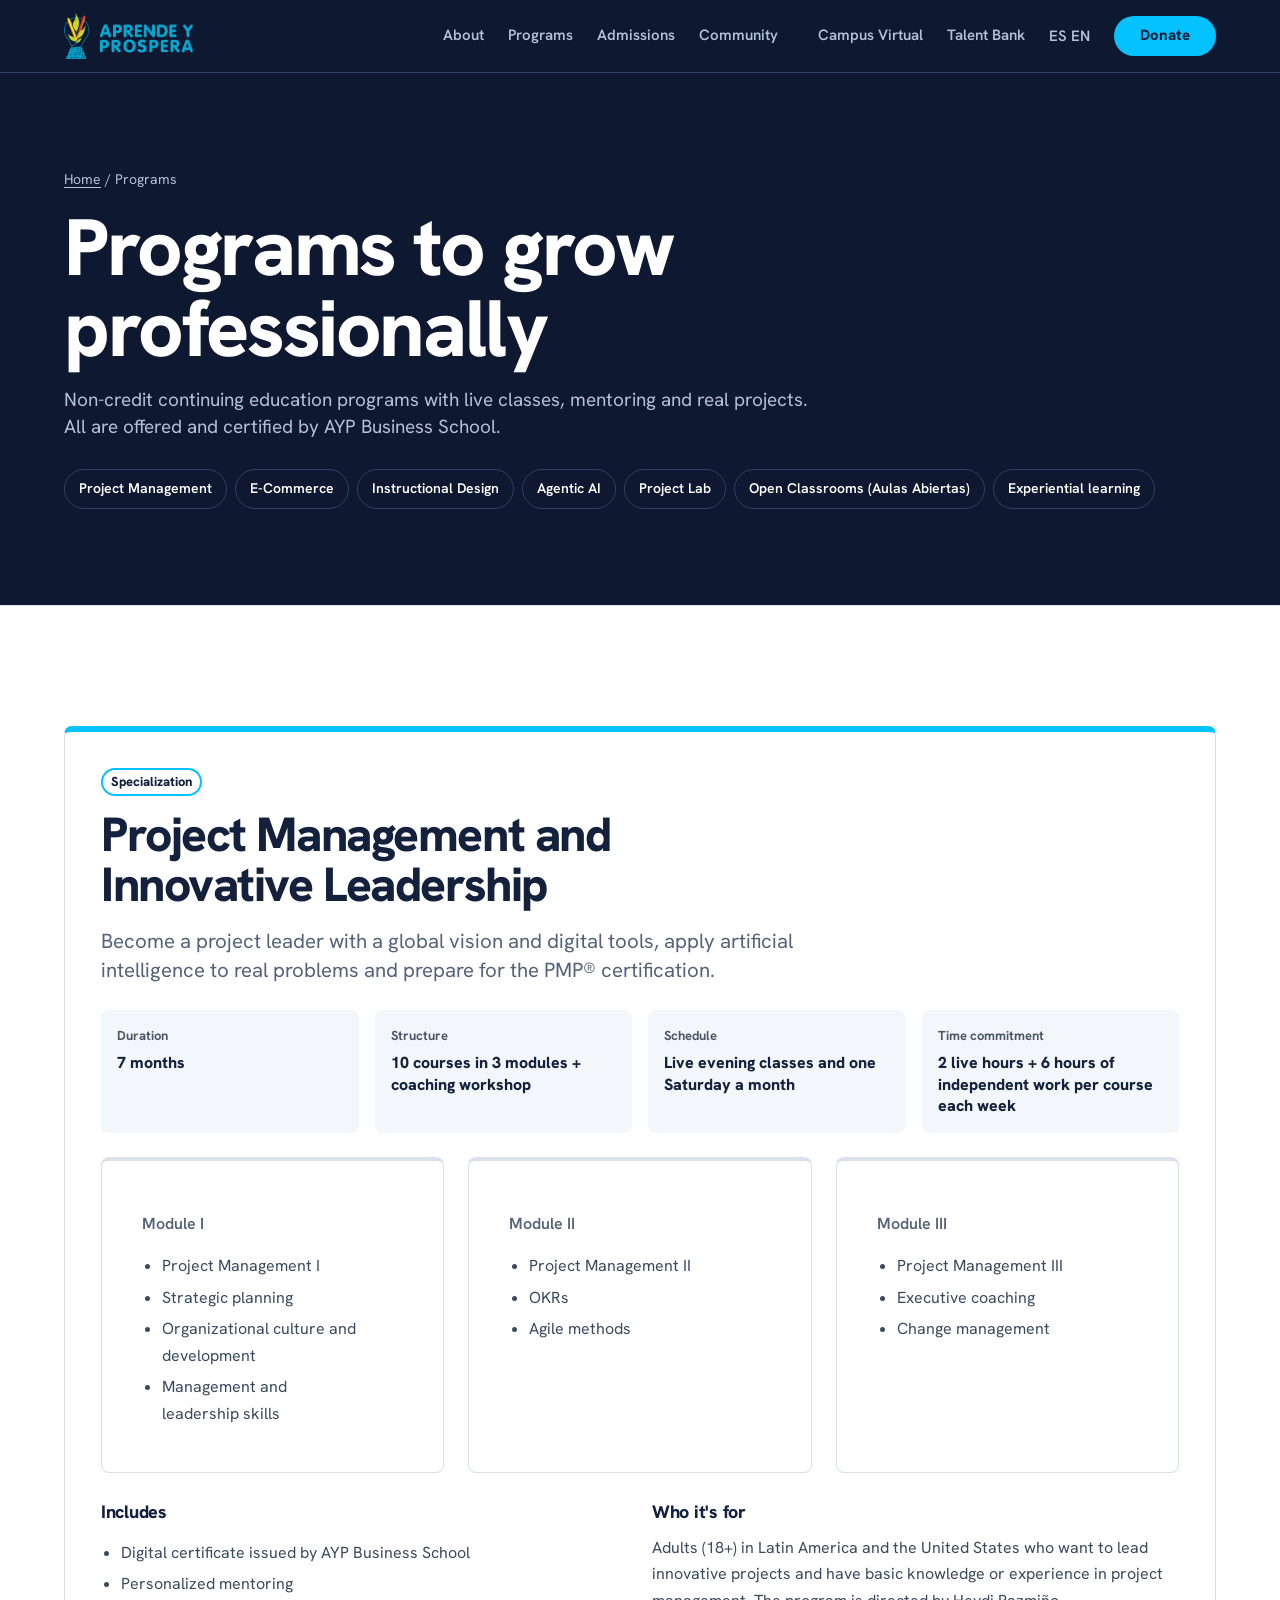
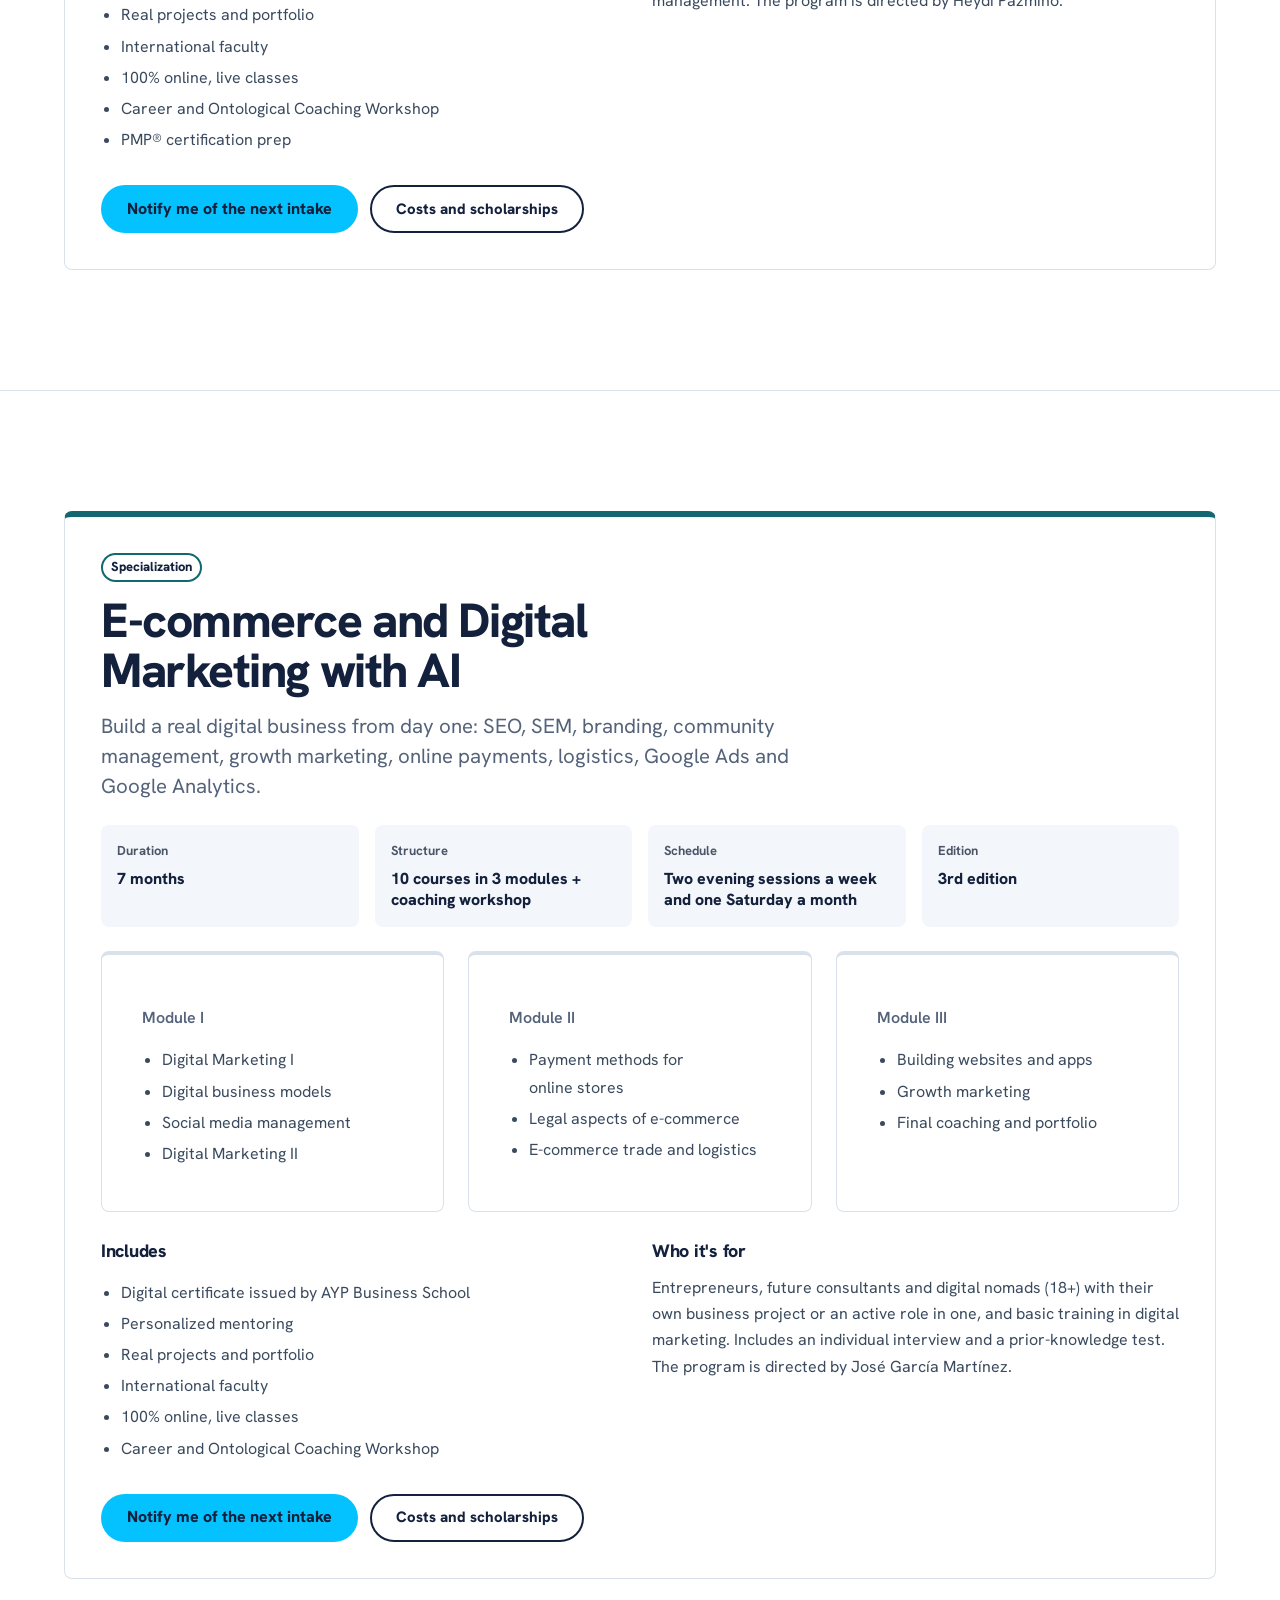
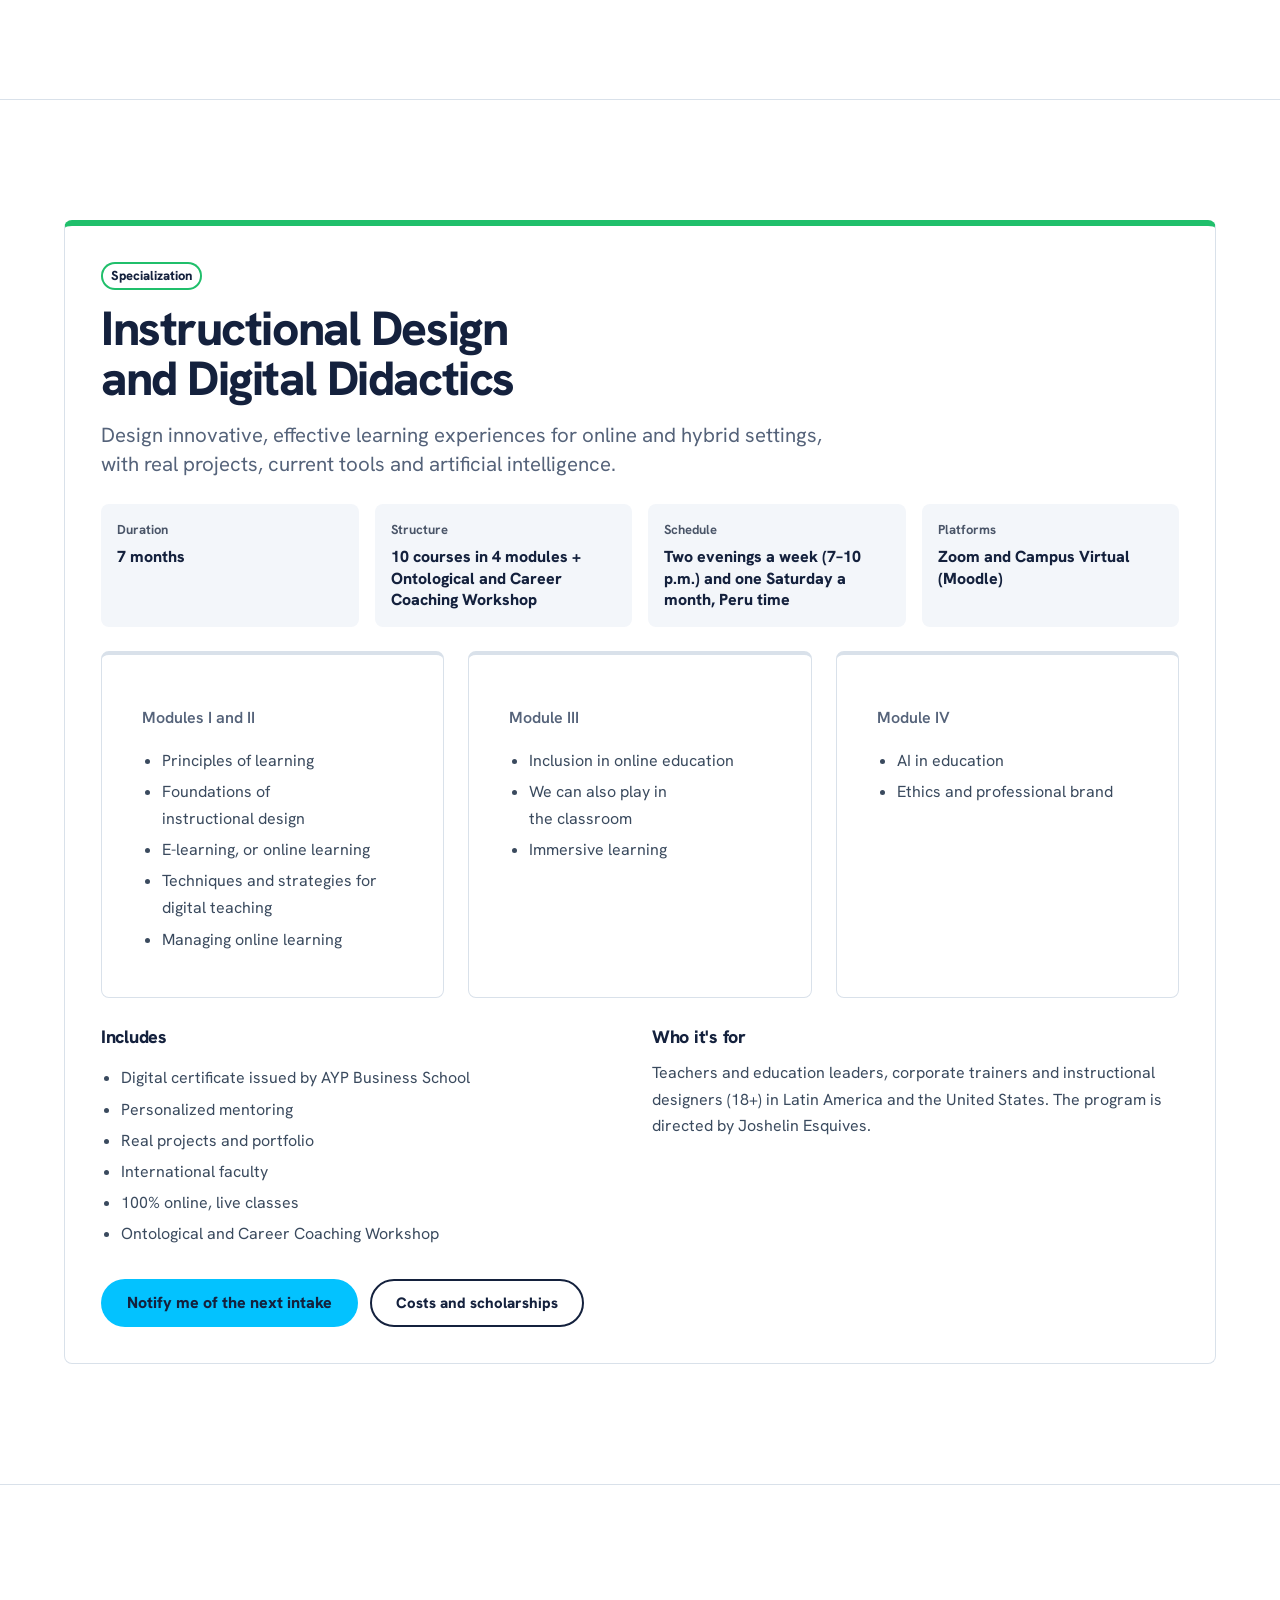
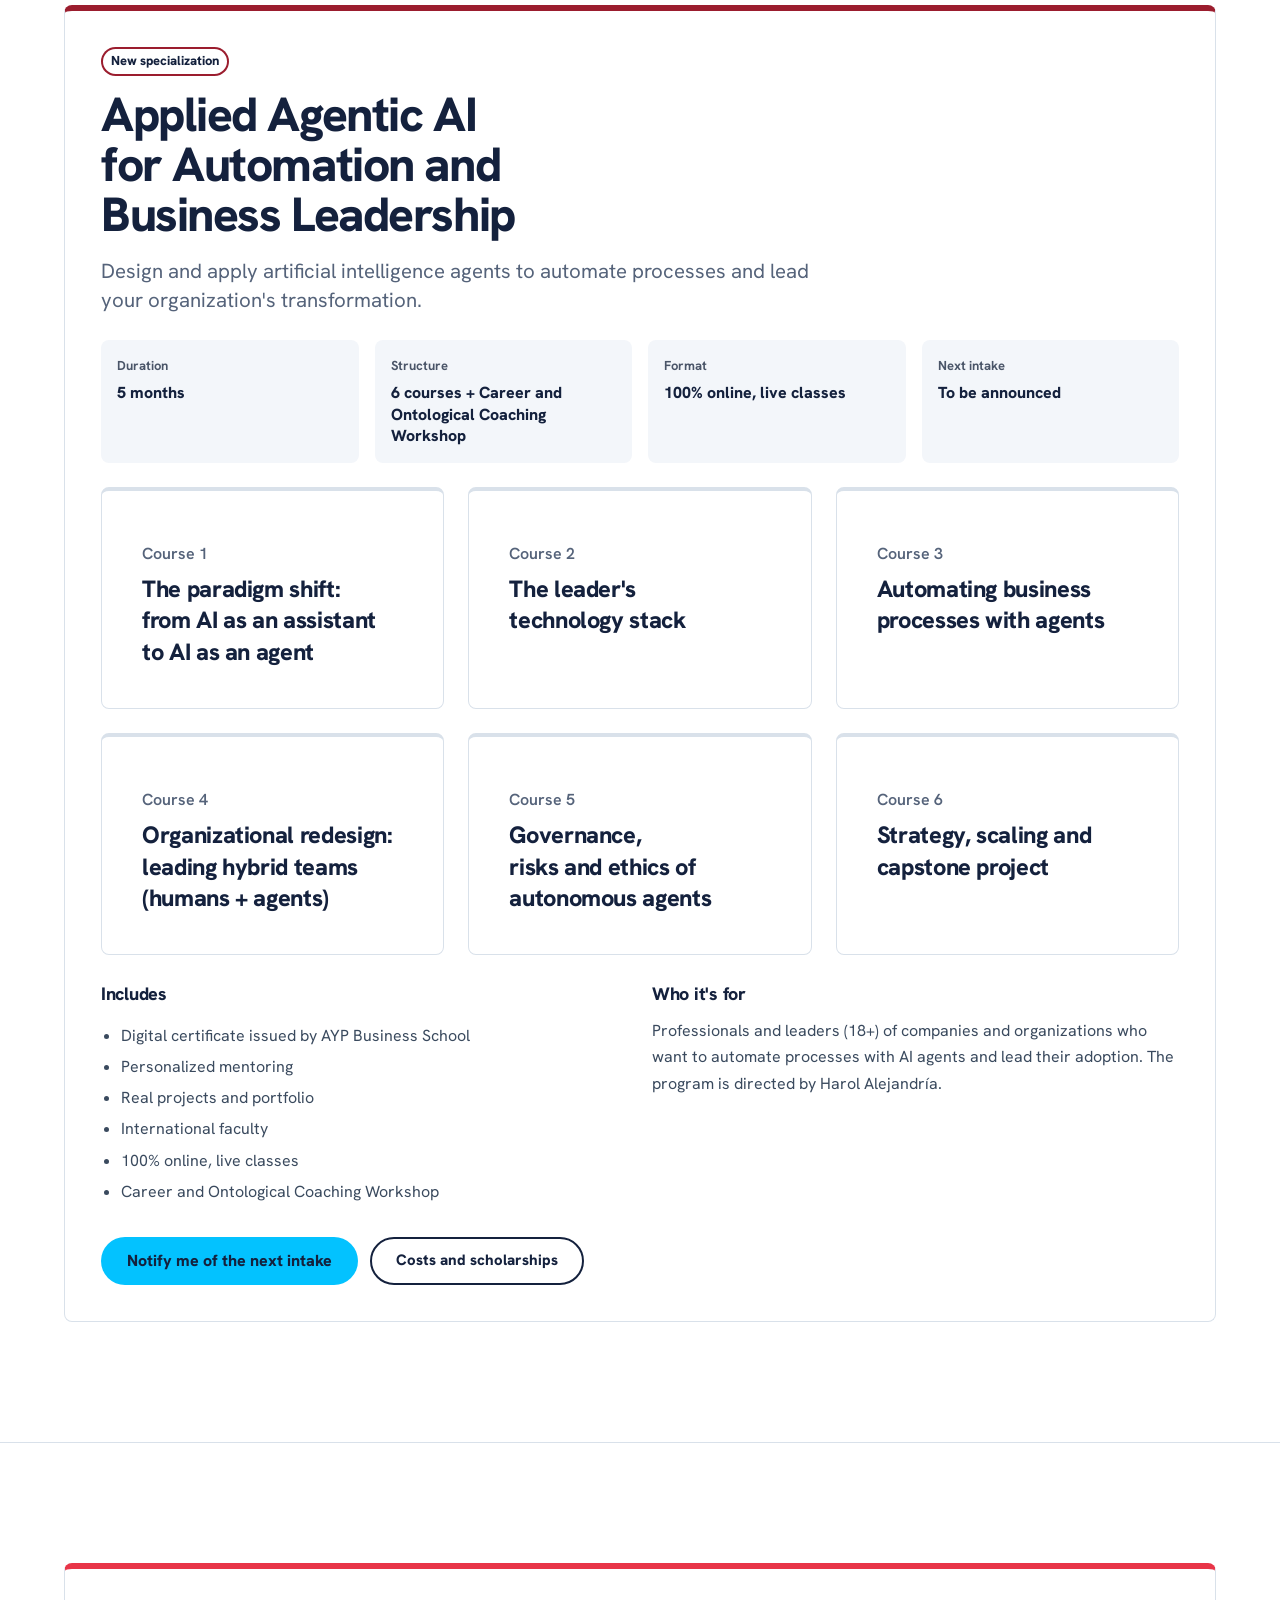
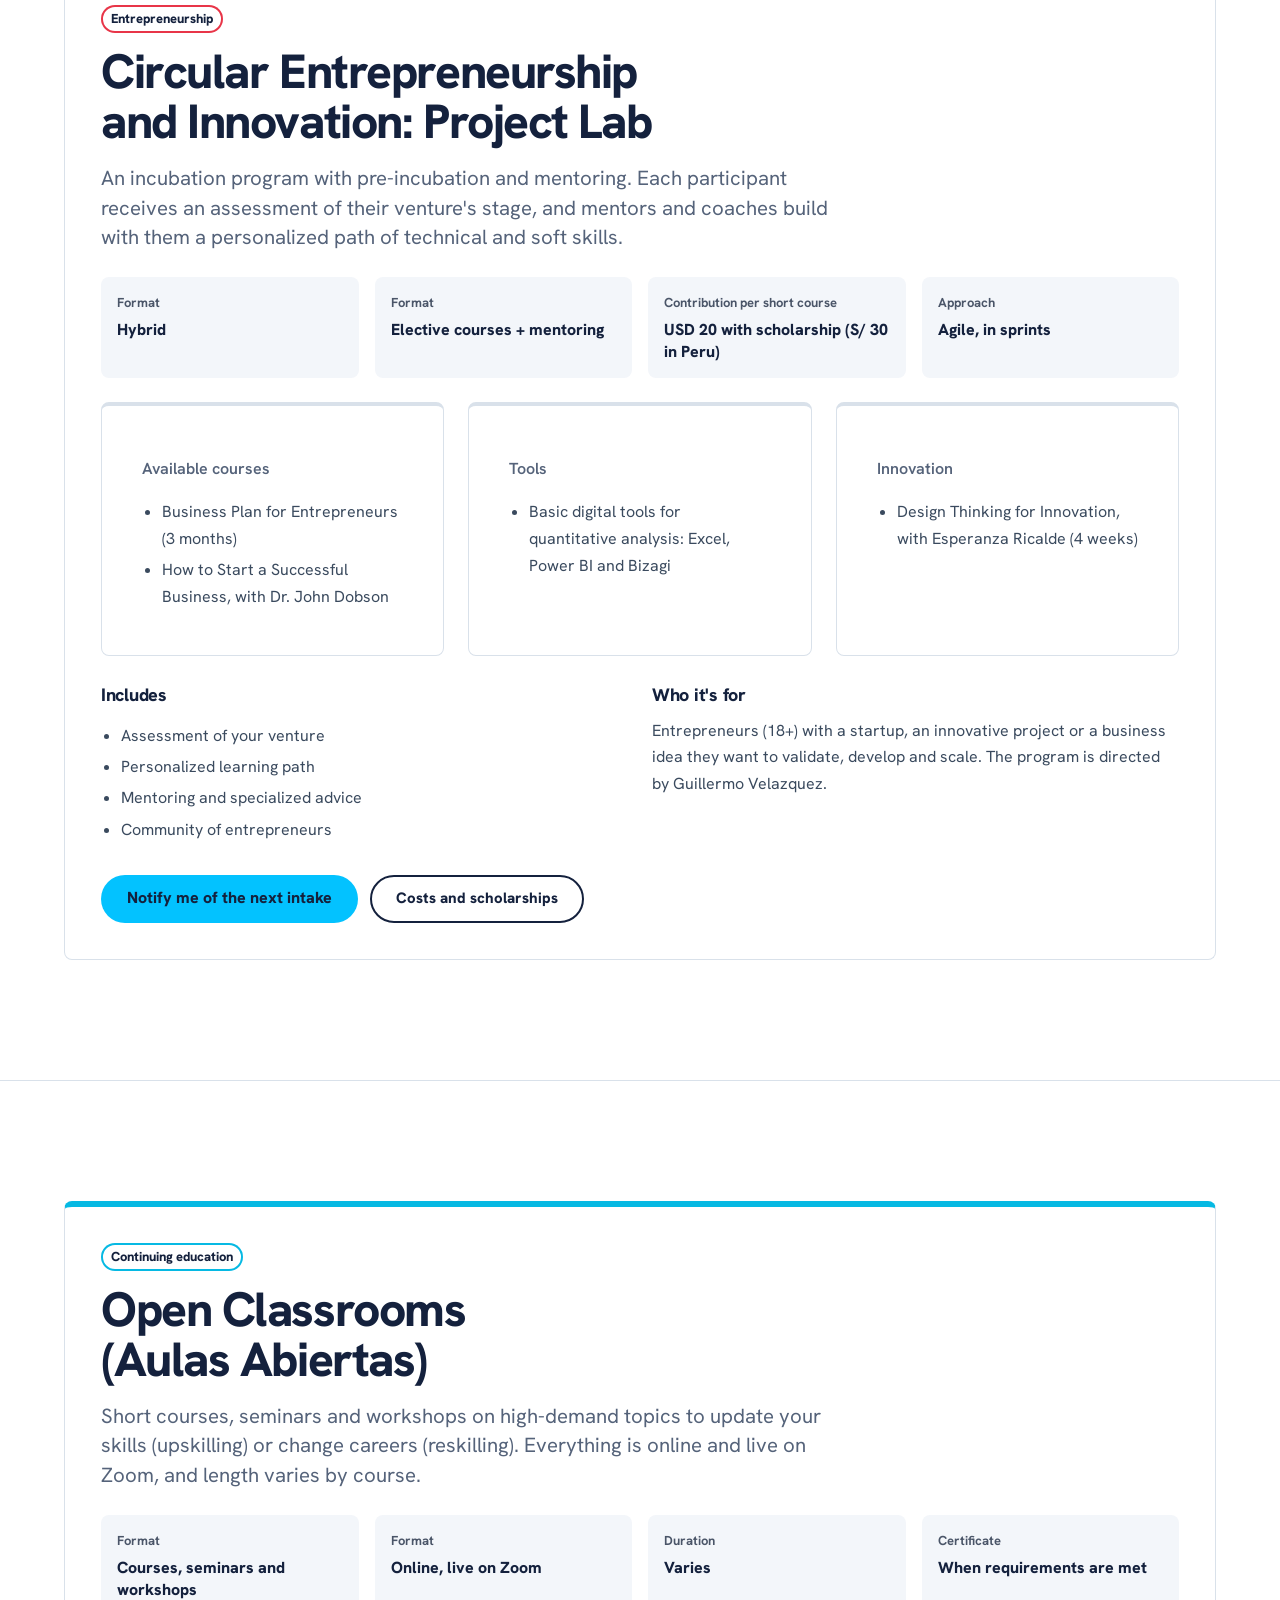
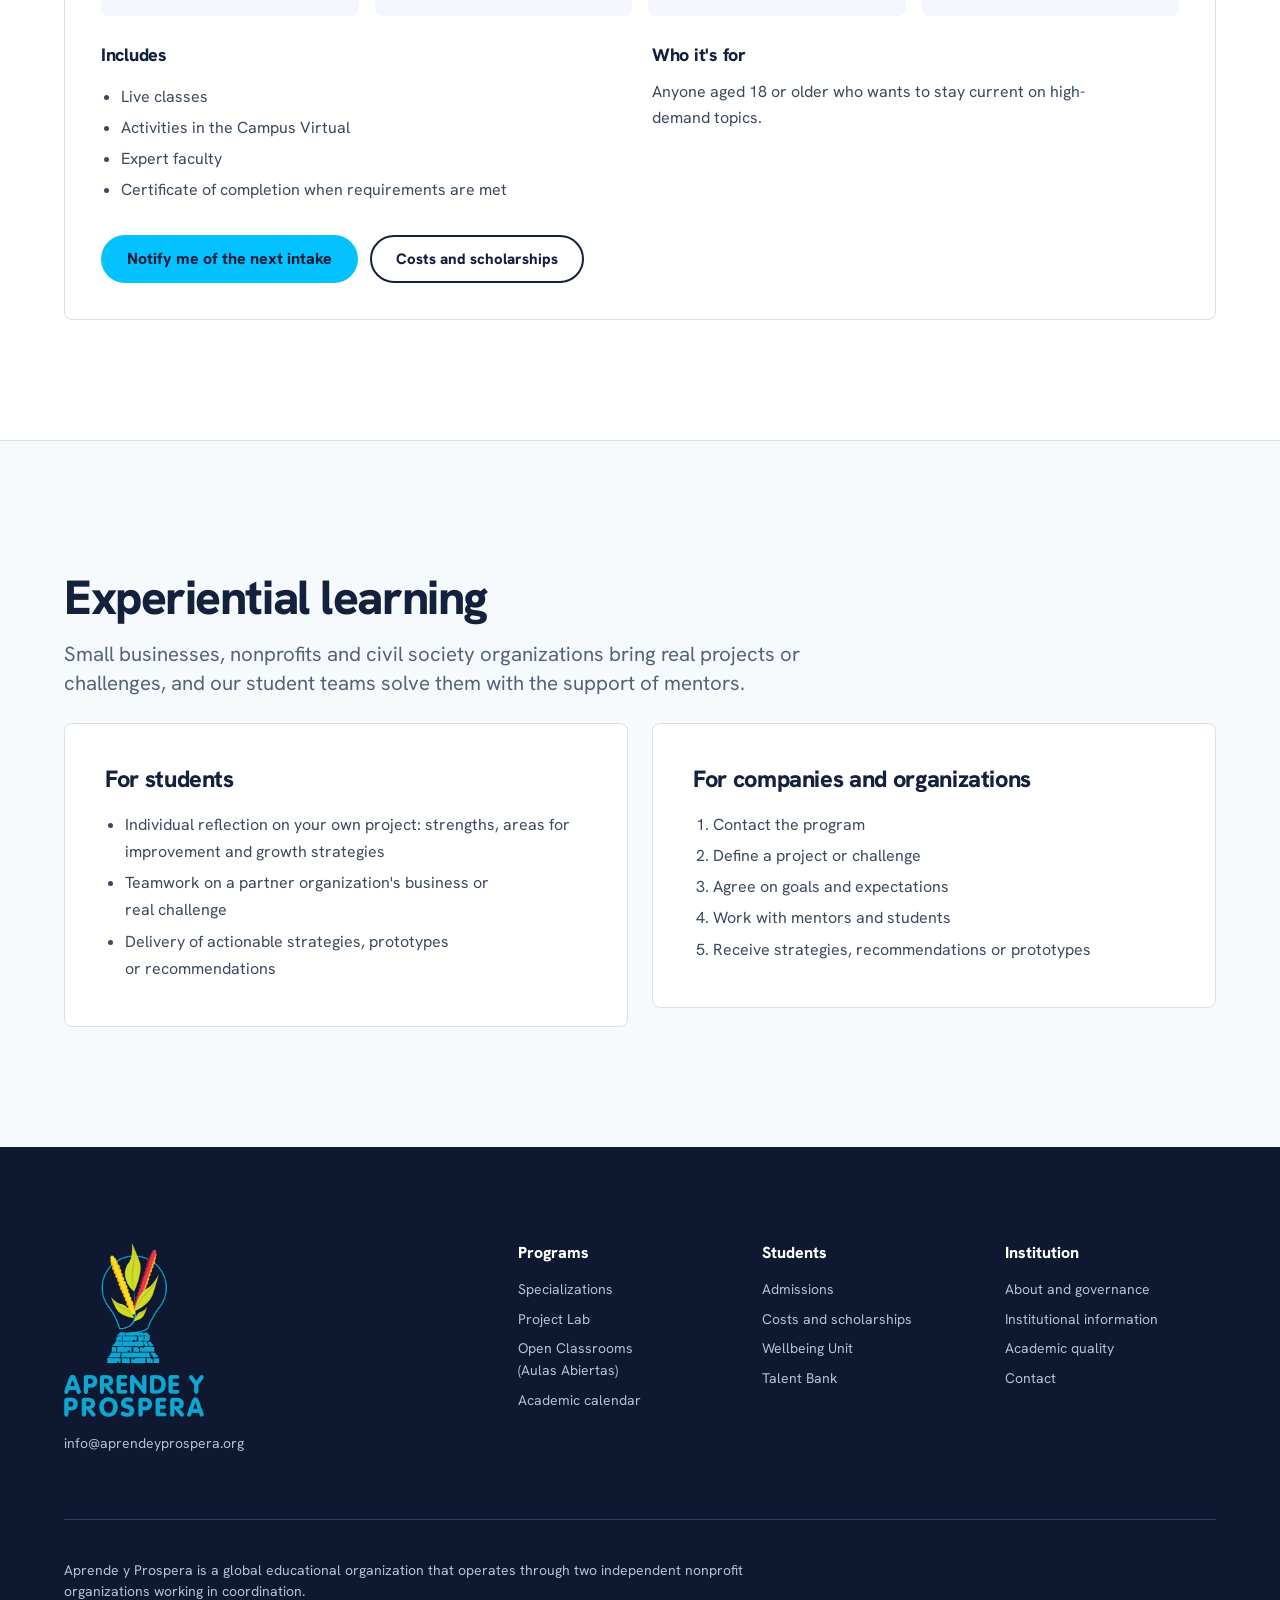
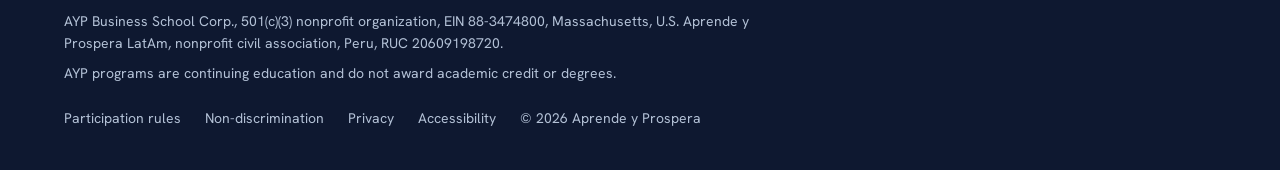
<file: en/programs.html>
<!doctype html>
<html lang="en">
<head>
<meta charset="utf-8">
<meta name="description" content="Specializations, Project Lab, Open Classrooms and experiential learning at AYP Business School: live classes, mentoring and real projects.">
<meta name="viewport" content="width=device-width, initial-scale=1">
<title>Programs | Aprende y Prospera</title>

<link rel="preconnect" href="https://fonts.googleapis.com">
<link href="https://fonts.googleapis.com/css2?family=Hanken+Grotesk:wght@400;500;600;700;800&amp;display=swap" rel="stylesheet">
<style>
body{margin:0}
a{color:#14213D}a:hover{color:#9B1D2E}
.wrap{max-width:1200px;margin:0 auto;padding:0 32px;box-sizing:border-box}
.nav-links{display:flex;gap:28px}
.hero{display:grid;grid-template-columns:minmax(0,7fr) minmax(0,5fr);gap:56px;align-items:center}
.g2{display:grid;grid-template-columns:repeat(2,minmax(0,1fr));gap:24px}
.g3{display:grid;grid-template-columns:repeat(3,minmax(0,1fr));gap:24px}
.g4{display:grid;grid-template-columns:repeat(4,minmax(0,1fr));gap:24px}
.g6{display:grid;grid-template-columns:repeat(6,minmax(0,1fr));gap:24px}
.who{display:grid;grid-template-columns:minmax(0,5fr) minmax(0,7fr);gap:56px}
.split{display:grid;grid-template-columns:minmax(0,1fr) minmax(0,1fr);gap:24px}
.burger{display:none}
.evgrid{display:grid;grid-template-columns:repeat(3,minmax(0,1fr))}
.stats5{display:grid;grid-template-columns:repeat(5,minmax(0,1fr));gap:8px}
.stats5>div{padding:12px 10px!important}
.stats5>div>div:first-child{font-size:21px!important}
@media (max-width: 600px){.stats5{grid-template-columns:repeat(3,minmax(0,1fr))}}
.evfeat{grid-column:span 2}
@media (max-width: 900px){.evgrid{grid-template-columns:minmax(0,1fr)}.evfeat{grid-column:auto}}
.mega{display:grid;grid-template-columns:repeat(3,minmax(0,1fr)) minmax(0,1.15fr);gap:40px}
.mega a:hover{color:#9B1D2E}
.mosaic{display:grid;grid-template-columns:repeat(4,minmax(0,1fr));grid-auto-rows:200px;gap:16px}
.mosaic .big{grid-column:span 2;grid-row:span 2}
.mosaic .wide{grid-column:span 2}
.ph{background:#E3E8EF;border-radius:16px;position:relative;overflow:hidden;display:flex;align-items:center;justify-content:center}
@media (max-width: 1100px){.nav-links{display:none}.burger{display:flex}.g6{grid-template-columns:repeat(3,minmax(0,1fr))}}
@media (max-width: 900px){.mosaic{grid-template-columns:repeat(2,minmax(0,1fr))}.hero,.who,.split{grid-template-columns:minmax(0,1fr)}.g3,.g4{grid-template-columns:repeat(2,minmax(0,1fr))}.hide-sm{display:none}}
@media (max-width: 600px){.mosaic{grid-auto-rows:160px}.mosaic .big{grid-row:span 1}.wrap{padding:0 20px}.g2,.g3,.g4{grid-template-columns:minmax(0,1fr)}.g6{grid-template-columns:repeat(2,minmax(0,1fr))}.h1{font-size:40px !important}.h2{font-size:30px !important}}
</style>

<style>[hidden]{display:none !important} .burger{cursor:pointer}</style>

<style>
.eyebrow{margin:0;font-size:13px;font-weight:700;letter-spacing:.16em;text-transform:uppercase;color:#9B1D2E}
.sec{padding:72px 0;border-top:1px solid #E3E8EF;scroll-margin-top:72px}
.sec h2{margin:12px 0 0;font-size:36px;line-height:1.12;font-weight:800;letter-spacing:-.01em}
.lead{margin:16px 0 0;font-size:18px;line-height:1.65;color:#3A4A5E;max-width:820px}
.body p{font-size:17px;line-height:1.7;color:#3A4A5E;max-width:820px}
.card{border:1px solid #E3E8EF;border-radius:16px;padding:28px;background:#fff}
.card h3{margin:0;font-size:20px;font-weight:800;line-height:1.3}
.card p{margin:10px 0 0;font-size:16px;line-height:1.6;color:#3A4A5E}
.meta{margin:0;font-size:13px;font-weight:700;color:#4A5568}
.todo{margin-top:20px;border:1.5px dashed #E0A800;background:#FFF8DB;border-radius:12px;padding:16px 20px;font-size:15px;line-height:1.6;color:#5B4A00;max-width:820px}
.todo strong{color:#3D3100}
.chips{display:flex;flex-wrap:wrap;gap:8px;margin-top:28px}
.chips a{text-decoration:none;font-size:14px;font-weight:700;background:#fff;border:1px solid #CFE6F0;border-radius:999px;padding:8px 14px}
.chips a:hover{border-color:#03C2FF;color:#14213D}
.list{margin:16px 0 0;padding-left:20px;font-size:16px;line-height:1.7;color:#3A4A5E}
.list li{margin:4px 0}
.btn{display:inline-block;text-decoration:none;background:#03C2FF;color:#14213D;border-radius:8px;padding:13px 22px;font-weight:800;font-size:15px}
.btn2{display:inline-block;text-decoration:none;border:1.5px solid #14213D;border-radius:8px;padding:12px 22px;font-weight:700;font-size:15px}
.tbl{width:100%;border-collapse:collapse;margin-top:20px;font-size:16px}
.tbl th,.tbl td{text-align:left;padding:14px 12px;border-bottom:1px solid #E3E8EF;vertical-align:top}
.tbl th{font-size:13px;letter-spacing:.08em;text-transform:uppercase;color:#4A5568}
.person{display:flex;flex-direction:column;gap:2px;padding:14px 0;border-bottom:1px solid #EEF1F5}
.person b{font-size:16px}.person span{font-size:14px;color:#4A5568;line-height:1.45}
.prog{border-top:6px solid var(--c1)}
.prog .tag{display:inline-block;font-size:12px;font-weight:800;letter-spacing:.06em;text-transform:uppercase;background:var(--c1);color:#14213D;border-radius:999px;padding:4px 10px}
.facts{display:grid;grid-template-columns:repeat(auto-fit,minmax(170px,1fr));gap:16px;margin-top:24px}
.facts div{background:#F4F7FA;border-radius:12px;padding:16px}
.facts b{display:block;font-size:13px;color:#4A5568;font-weight:700}
.facts span{display:block;margin-top:6px;font-size:16px;font-weight:800;line-height:1.35}
details.faq{border-bottom:1px solid #E3E8EF;padding:18px 0;max-width:860px}
details.faq summary{cursor:pointer;font-size:17px;font-weight:800;list-style:none}
details.faq summary::after{content:"+";float:right;font-weight:800;color:#9B1D2E}
details.faq[open] summary::after{content:"–"}
details.faq p{margin:10px 0 0;font-size:16px;line-height:1.65;color:#3A4A5E}
@media (max-width:900px){.sec h2{font-size:30px}}
@media (max-width:600px){.tbl{font-size:15px}}
</style>
<style id="ayp-polish">
/* Pulido de acabado (Hallmark, nivel polish): mantiene el diseño, corrige detalles */
html,body{overflow-x:clip}
:where(a,button,summary,input,select,textarea):focus-visible{outline:3px solid #14213D;outline-offset:2px;box-shadow:0 0 0 5px #FFFFFF;border-radius:6px}
:where(a,button):active{transform:translateY(1px)}
h1,h2,h3,.h1,.h2{text-wrap:balance;overflow-wrap:break-word;min-width:0}
p,li{text-wrap:pretty}
p.lead,.lead{max-width:68ch}
.prog .tag,.tag{text-transform:none!important;letter-spacing:0!important;font-size:13px!important}
.prog .tag{background:#FFFFFF!important;color:#14213D!important;box-shadow:inset 0 0 0 2px var(--c1)}
.eyebrow,.tbl th,.meta,[style*="text-transform: uppercase"],[style*="text-transform:uppercase"]{text-transform:none!important;letter-spacing:0!important}
.eyebrow,[style*="text-transform: uppercase"],[style*="text-transform:uppercase"]{font-size:15px!important}
@media (min-width:901px){section .h2,section h2.h2{font-size:clamp(36px,3.4vw,46px)!important;line-height:1.1!important}}
@media (prefers-reduced-motion:reduce){*,*::before,*::after{animation:none!important;transition:none!important;scroll-behavior:auto!important}}
</style>
<link rel="stylesheet" href="../ayp-ds.css">
<link rel="alternate" hreflang="es" href="../programas.html">
<link rel="alternate" hreflang="en" href="programs.html">
</head>
<body>

<div style="font-family: 'Hanken Grotesk', system-ui, sans-serif; color: #14213D; background: #FFFFFF; width: 100%">

<header class="nav night">
  <div class="container">
    <a class="brand" href="index.html"><img src="../logo-horizontal.png" alt="Aprende y Prospera" width="141" height="50"></a>
    <nav class="nav-links" aria-label="Main">
      <a href="about.html">About</a>
      <a href="programs.html">Programs</a>
      <a href="admissions.html">Admissions</a>
      <a href="community.html">Community</a>
    </nav>
    <div class="nav-util">
      <a href="https://virtual.aprendeyprospera.org">Campus Virtual</a>
      <a href="https://bancodetalento-ayp.softr.app/">Talent Bank</a>
      <p class="lang" aria-label="Language"><a href="../programas.html" lang="es" hreflang="es">ES</a> <span aria-current="true">EN</span></p>
      <a class="btn btn-primary" href="https://www.paypal.com/ncp/payment/AY6MTS8NQ4TKE">Donate</a>
    </div>
    <details class="menu">
      <summary>Menu</summary>
      <div class="menu-panel">
        <a href="../programas.html" lang="es" hreflang="es">Español</a>
        <a href="about.html">About</a>
        <a href="programs.html">Programs</a>
        <a href="admissions.html">Admissions</a>
        <a href="community.html">Community</a>
        <a href="https://virtual.aprendeyprospera.org">Campus Virtual</a>
        <a href="https://bancodetalento-ayp.softr.app/">Talent Bank</a>
        <a href="https://www.paypal.com/ncp/payment/AY6MTS8NQ4TKE">Donate</a>
      </div>
    </details>
  </div>
</header>


<section class="phero night">
<div class="wrap"><div  style="align-items:stretch">
<div>
<p style="margin:0;font-size:14px;color:#4A5568"><a href="index.html" style="color:#4A5568">Home</a> <span aria-hidden="true">/</span> Programs</p>
<h1 class="h1" style="margin:16px 0 0;font-size:52px;line-height:1.06;font-weight:800;letter-spacing:-.02em">Programs to grow professionally</h1>
<p class="lead" style="font-size:19px">Non-credit continuing education programs with live classes, mentoring and real projects. All are offered and certified by AYP Business School.</p>
<nav class="chips" aria-label="On this page"><a href="#project-management">Project Management</a><a href="#ecommerce">E-Commerce</a><a href="#diseno-instruccional">Instructional Design</a><a href="#ia-agentica">Agentic AI</a><a href="#project-lab">Project Lab</a><a href="#aulas-abiertas">Open Classrooms (Aulas Abiertas)</a><a href="#aprendizaje-experiencial">Experiential learning</a></nav>
</div>
</div></div>
</section><div id="especializaciones"></div>
<section id="project-management" class="sec"><div class="wrap">
<article class="prog" style="--c1:#03C2FF;border:1px solid #E3E8EF;border-top:6px solid #03C2FF;border-radius:16px;padding:36px">
<span class="tag" style="color:#14213D">Specialization</span>
<h2 style="margin:14px 0 0;font-size:34px;line-height:1.15;font-weight:800">Project Management and Innovative Leadership</h2>
<p class="lead">Become a project leader with a global vision and digital tools, apply artificial intelligence to real problems and prepare for the PMP® certification.</p>
<div class="facts"><div><b>Duration</b><span>7 months</span></div><div><b>Structure</b><span>10 courses in 3 modules + coaching workshop</span></div><div><b>Schedule</b><span>Live evening classes and one Saturday a month</span></div><div><b>Time commitment</b><span>2 live hours + 6 hours of independent work per course each week</span></div></div>
<div class="g3" style="margin-top:24px"><div class="card" style="padding:22px;border-top:4px solid #FAB405"><p class="meta" style="color:#14213D">Module I</p><ul class="list"><li>Project Management I</li><li>Strategic planning</li><li>Organizational culture and development</li><li>Management and leadership skills</li></ul></div><div class="card" style="padding:22px;border-top:4px solid #FAB405"><p class="meta" style="color:#14213D">Module II</p><ul class="list"><li>Project Management II</li><li>OKRs</li><li>Agile methods</li></ul></div><div class="card" style="padding:22px;border-top:4px solid #FAB405"><p class="meta" style="color:#14213D">Module III</p><ul class="list"><li>Project Management III</li><li>Executive coaching</li><li>Change management</li></ul></div></div>
<div class="g2" style="margin-top:28px;align-items:start">
<div><h3 style="margin:0;font-size:18px;font-weight:800">Includes</h3><ul class="list"><li>Digital certificate issued by AYP Business School</li><li>Personalized mentoring</li><li>Real projects and portfolio</li><li>International faculty</li><li>100% online, live classes</li><li>Career and Ontological Coaching Workshop</li><li>PMP® certification prep</li></ul></div>
<div><h3 style="margin:0;font-size:18px;font-weight:800">Who it's for</h3><p style="margin:12px 0 0;font-size:16px;line-height:1.65;color:#3A4A5E">Adults (18+) in Latin America and the United States who want to lead innovative projects and have basic knowledge or experience in project management. The program is directed by Heydi Pazmiño.</p></div>
</div>
<div class="todo"><strong>To complete:</strong> start date of the next cohort.</div>
<div style="display:flex;flex-wrap:wrap;gap:12px;margin-top:28px"><a class="btn" href="index.html#suscribete">Notify me of the next intake</a><a class="btn2" href="admissions.html#costos">Costs and scholarships</a></div>
</article></div></section>
<section id="ecommerce" class="sec"><div class="wrap">
<article class="prog" style="--c1:#136770;border:1px solid #E3E8EF;border-top:6px solid #136770;border-radius:16px;padding:36px">
<span class="tag" style="color:#FFFFFF">Specialization</span>
<h2 style="margin:14px 0 0;font-size:34px;line-height:1.15;font-weight:800">E-commerce and Digital Marketing with AI</h2>
<p class="lead">Build a real digital business from day one: SEO, SEM, branding, community management, growth marketing, online payments, logistics, Google Ads and Google Analytics.</p>
<div class="facts"><div><b>Duration</b><span>7 months</span></div><div><b>Structure</b><span>10 courses in 3 modules + coaching workshop</span></div><div><b>Schedule</b><span>Two evening sessions a week and one Saturday a month</span></div><div><b>Edition</b><span>3rd edition</span></div></div>
<div class="g3" style="margin-top:24px"><div class="card" style="padding:22px;border-top:4px solid #FF914D"><p class="meta" style="color:#14213D">Module I</p><ul class="list"><li>Digital Marketing I</li><li>Digital business models</li><li>Social media management</li><li>Digital Marketing II</li></ul></div><div class="card" style="padding:22px;border-top:4px solid #FF914D"><p class="meta" style="color:#14213D">Module II</p><ul class="list"><li>Payment methods for online stores</li><li>Legal aspects of e-commerce</li><li>E-commerce trade and logistics</li></ul></div><div class="card" style="padding:22px;border-top:4px solid #FF914D"><p class="meta" style="color:#14213D">Module III</p><ul class="list"><li>Building websites and apps</li><li>Growth marketing</li><li>Final coaching and portfolio</li></ul></div></div>
<div class="g2" style="margin-top:28px;align-items:start">
<div><h3 style="margin:0;font-size:18px;font-weight:800">Includes</h3><ul class="list"><li>Digital certificate issued by AYP Business School</li><li>Personalized mentoring</li><li>Real projects and portfolio</li><li>International faculty</li><li>100% online, live classes</li><li>Career and Ontological Coaching Workshop</li></ul></div>
<div><h3 style="margin:0;font-size:18px;font-weight:800">Who it's for</h3><p style="margin:12px 0 0;font-size:16px;line-height:1.65;color:#3A4A5E">Entrepreneurs, future consultants and digital nomads (18+) with their own business project or an active role in one, and basic training in digital marketing. Includes an individual interview and a prior-knowledge test. The program is directed by José García Martínez.</p></div>
</div>
<div class="todo"><strong>To complete:</strong> start date of the 3rd edition.</div>
<div style="display:flex;flex-wrap:wrap;gap:12px;margin-top:28px"><a class="btn" href="index.html#suscribete">Notify me of the next intake</a><a class="btn2" href="admissions.html#costos">Costs and scholarships</a></div>
</article></div></section>
<section id="diseno-instruccional" class="sec"><div class="wrap">
<article class="prog" style="--c1:#20BF6B;border:1px solid #E3E8EF;border-top:6px solid #20BF6B;border-radius:16px;padding:36px">
<span class="tag" style="color:#FFFFFF">Specialization</span>
<h2 style="margin:14px 0 0;font-size:34px;line-height:1.15;font-weight:800">Instructional Design and Digital Didactics</h2>
<p class="lead">Design innovative, effective learning experiences for online and hybrid settings, with real projects, current tools and artificial intelligence.</p>
<div class="facts"><div><b>Duration</b><span>7 months</span></div><div><b>Structure</b><span>10 courses in 4 modules + Ontological and Career Coaching Workshop</span></div><div><b>Schedule</b><span>Two evenings a week (7–10 p.m.) and one Saturday a month, Peru time</span></div><div><b>Platforms</b><span>Zoom and Campus Virtual (Moodle)</span></div></div>
<div class="g3" style="margin-top:24px"><div class="card" style="padding:22px;border-top:4px solid #3867D6"><p class="meta" style="color:#14213D">Modules I and II</p><ul class="list"><li>Principles of learning</li><li>Foundations of instructional design</li><li>E-learning, or online learning</li><li>Techniques and strategies for digital teaching</li><li>Managing online learning</li></ul></div><div class="card" style="padding:22px;border-top:4px solid #3867D6"><p class="meta" style="color:#14213D">Module III</p><ul class="list"><li>Inclusion in online education</li><li>We can also play in the classroom</li><li>Immersive learning</li></ul></div><div class="card" style="padding:22px;border-top:4px solid #3867D6"><p class="meta" style="color:#14213D">Module IV</p><ul class="list"><li>AI in education</li><li>Ethics and professional brand</li></ul></div></div>
<div class="g2" style="margin-top:28px;align-items:start">
<div><h3 style="margin:0;font-size:18px;font-weight:800">Includes</h3><ul class="list"><li>Digital certificate issued by AYP Business School</li><li>Personalized mentoring</li><li>Real projects and portfolio</li><li>International faculty</li><li>100% online, live classes</li><li>Ontological and Career Coaching Workshop</li></ul></div>
<div><h3 style="margin:0;font-size:18px;font-weight:800">Who it's for</h3><p style="margin:12px 0 0;font-size:16px;line-height:1.65;color:#3A4A5E">Teachers and education leaders, corporate trainers and instructional designers (18+) in Latin America and the United States. The program is directed by Joshelin Esquives.</p></div>
</div>
<div class="todo"><strong>To complete:</strong> start date of the next edition.</div>
<div style="display:flex;flex-wrap:wrap;gap:12px;margin-top:28px"><a class="btn" href="index.html#suscribete">Notify me of the next intake</a><a class="btn2" href="admissions.html#costos">Costs and scholarships</a></div>
</article></div></section>
<section id="ia-agentica" class="sec"><div class="wrap">
<article class="prog" style="--c1:#9B1D2E;border:1px solid #E3E8EF;border-top:6px solid #9B1D2E;border-radius:16px;padding:36px">
<span class="tag" style="color:#FFFFFF">New specialization</span>
<h2 style="margin:14px 0 0;font-size:34px;line-height:1.15;font-weight:800">Applied Agentic AI for Automation and Business Leadership</h2>
<p class="lead">Design and apply artificial intelligence agents to automate processes and lead your organization's transformation.</p>
<div class="facts"><div><b>Duration</b><span>5 months</span></div><div><b>Structure</b><span>6 courses + Career and Ontological Coaching Workshop</span></div><div><b>Format</b><span>100% online, live classes</span></div><div><b>Next intake</b><span>To be announced</span></div></div>
<div class="g3" style="margin-top:24px"><div class="card" style="padding:22px;border-top:4px solid #9B1D2E"><p class="meta" style="color:#14213D">Course 1</p><h3 style="margin-top:6px;font-size:17px;line-height:1.35">The paradigm shift: from AI as an assistant to AI as an agent</h3></div><div class="card" style="padding:22px;border-top:4px solid #9B1D2E"><p class="meta" style="color:#14213D">Course 2</p><h3 style="margin-top:6px;font-size:17px;line-height:1.35">The leader's technology stack</h3></div><div class="card" style="padding:22px;border-top:4px solid #9B1D2E"><p class="meta" style="color:#14213D">Course 3</p><h3 style="margin-top:6px;font-size:17px;line-height:1.35">Automating business processes with agents</h3></div><div class="card" style="padding:22px;border-top:4px solid #9B1D2E"><p class="meta" style="color:#14213D">Course 4</p><h3 style="margin-top:6px;font-size:17px;line-height:1.35">Organizational redesign: leading hybrid teams (humans + agents)</h3></div><div class="card" style="padding:22px;border-top:4px solid #9B1D2E"><p class="meta" style="color:#14213D">Course 5</p><h3 style="margin-top:6px;font-size:17px;line-height:1.35">Governance, risks and ethics of autonomous agents</h3></div><div class="card" style="padding:22px;border-top:4px solid #9B1D2E"><p class="meta" style="color:#14213D">Course 6</p><h3 style="margin-top:6px;font-size:17px;line-height:1.35">Strategy, scaling and capstone project</h3></div></div>

<div class="g2" style="margin-top:28px;align-items:start">
<div><h3 style="margin:0;font-size:18px;font-weight:800">Includes</h3><ul class="list"><li>Digital certificate issued by AYP Business School</li><li>Personalized mentoring</li><li>Real projects and portfolio</li><li>International faculty</li><li>100% online, live classes</li><li>Career and Ontological Coaching Workshop</li></ul></div>
<div><h3 style="margin:0;font-size:18px;font-weight:800">Who it's for</h3><p style="margin:12px 0 0;font-size:16px;line-height:1.65;color:#3A4A5E">Professionals and leaders (18+) of companies and organizations who want to automate processes with AI agents and lead their adoption. The program is directed by Harol Alejandría.</p></div>
</div>
<div class="todo"><strong>To complete:</strong> schedule, dates and faculty.</div>
<div style="display:flex;flex-wrap:wrap;gap:12px;margin-top:28px"><a class="btn" href="index.html#suscribete">Notify me of the next intake</a><a class="btn2" href="admissions.html#costos">Costs and scholarships</a></div>
</article></div></section>
<section id="project-lab" class="sec"><div class="wrap">
<article class="prog" style="--c1:#E83548;border:1px solid #E3E8EF;border-top:6px solid #E83548;border-radius:16px;padding:36px">
<span class="tag" style="color:#FFFFFF">Entrepreneurship</span>
<h2 style="margin:14px 0 0;font-size:34px;line-height:1.15;font-weight:800">Circular Entrepreneurship and Innovation: Project Lab</h2>
<p class="lead">An incubation program with pre-incubation and mentoring. Each participant receives an assessment of their venture's stage, and mentors and coaches build with them a personalized path of technical and soft skills.</p>
<div class="facts"><div><b>Format</b><span>Hybrid</span></div><div><b>Format</b><span>Elective courses + mentoring</span></div><div><b>Contribution per short course</b><span>USD 20 with scholarship (S/ 30 in Peru)</span></div><div><b>Approach</b><span>Agile, in sprints</span></div></div>
<div class="g3" style="margin-top:24px"><div class="card" style="padding:22px;border-top:4px solid #FACD09"><p class="meta" style="color:#14213D">Available courses</p><ul class="list"><li>Business Plan for Entrepreneurs (3 months)</li><li>How to Start a Successful Business, with Dr. John Dobson</li></ul></div><div class="card" style="padding:22px;border-top:4px solid #FACD09"><p class="meta" style="color:#14213D">Tools</p><ul class="list"><li>Basic digital tools for quantitative analysis: Excel, Power BI and Bizagi</li></ul></div><div class="card" style="padding:22px;border-top:4px solid #FACD09"><p class="meta" style="color:#14213D">Innovation</p><ul class="list"><li>Design Thinking for Innovation, with Esperanza Ricalde (4 weeks)</li></ul></div></div>
<div class="g2" style="margin-top:28px;align-items:start">
<div><h3 style="margin:0;font-size:18px;font-weight:800">Includes</h3><ul class="list"><li>Assessment of your venture</li><li>Personalized learning path</li><li>Mentoring and specialized advice</li><li>Community of entrepreneurs</li></ul></div>
<div><h3 style="margin:0;font-size:18px;font-weight:800">Who it's for</h3><p style="margin:12px 0 0;font-size:16px;line-height:1.65;color:#3A4A5E">Entrepreneurs (18+) with a startup, an innovative project or a business idea they want to validate, develop and scale. The program is directed by Guillermo Velazquez.</p></div>
</div>
<div class="todo"><strong>To complete:</strong> upcoming dates for each Project Lab course.</div>
<div style="display:flex;flex-wrap:wrap;gap:12px;margin-top:28px"><a class="btn" href="index.html#suscribete">Notify me of the next intake</a><a class="btn2" href="admissions.html#costos">Costs and scholarships</a></div>
</article></div></section>
<section id="aulas-abiertas" class="sec"><div class="wrap">
<article class="prog" style="--c1:#06B9E3;border:1px solid #E3E8EF;border-top:6px solid #06B9E3;border-radius:16px;padding:36px">
<span class="tag" style="color:#14213D">Continuing education</span>
<h2 style="margin:14px 0 0;font-size:34px;line-height:1.15;font-weight:800">Open Classrooms (Aulas Abiertas)</h2>
<p class="lead">Short courses, seminars and workshops on high-demand topics to update your skills (upskilling) or change careers (reskilling). Everything is online and live on Zoom, and length varies by course.</p>
<div class="facts"><div><b>Format</b><span>Courses, seminars and workshops</span></div><div><b>Format</b><span>Online, live on Zoom</span></div><div><b>Duration</b><span>Varies</span></div><div><b>Certificate</b><span>When requirements are met</span></div></div>

<div class="g2" style="margin-top:28px;align-items:start">
<div><h3 style="margin:0;font-size:18px;font-weight:800">Includes</h3><ul class="list"><li>Live classes</li><li>Activities in the Campus Virtual</li><li>Expert faculty</li><li>Certificate of completion when requirements are met</li></ul></div>
<div><h3 style="margin:0;font-size:18px;font-weight:800">Who it's for</h3><p style="margin:12px 0 0;font-size:16px;line-height:1.65;color:#3A4A5E">Anyone aged 18 or older who wants to stay current on high-demand topics.</p></div>
</div>
<div class="todo"><strong>To complete:</strong> list of upcoming Open Classrooms courses with dates and costs.</div>
<div style="display:flex;flex-wrap:wrap;gap:12px;margin-top:28px"><a class="btn" href="index.html#suscribete">Notify me of the next intake</a><a class="btn2" href="admissions.html#costos">Costs and scholarships</a></div>
</article></div></section>
<section id="aprendizaje-experiencial" class="sec" style="background:#F7FAFC"><div class="wrap">
<h2>Experiential learning</h2><p class="lead">Small businesses, nonprofits and civil society organizations bring real projects or challenges, and our student teams solve them with the support of mentors.</p>
<div class="g2" style="margin-top:24px;align-items:start"><article class="card" style=""><h3>For students</h3><ul class="list"><li>Individual reflection on your own project: strengths, areas for improvement and growth strategies</li><li>Teamwork on a partner organization's business or real challenge</li><li>Delivery of actionable strategies, prototypes or recommendations</li></ul></article><article class="card" style=""><h3>For companies and organizations</h3><ol class="list"><li>Contact the program</li><li>Define a project or challenge</li><li>Agree on goals and expectations</li><li>Work with mentors and students</li><li>Receive strategies, recommendations or prototypes</li></ol></article></div>
</div></section>
<footer class="footer night">
  <div class="container">
    <div class="footer-top">
      <div><img src="../logo-ayp.png" alt="Aprende y Prospera" width="140" height="174"><p style="margin-top:var(--space-md)"><a href="mailto:info@aprendeyprospera.org">info@aprendeyprospera.org</a></p></div>
      <div><h3>Programs</h3><ul><li><a href="programs.html">Specializations</a></li><li><a href="programs.html#project-lab">Project Lab</a></li><li><a href="programs.html#aulas-abiertas">Open Classrooms (Aulas Abiertas)</a></li><li><a href="admissions.html#calendario">Academic calendar</a></li></ul></div>
      <div><h3>Students</h3><ul><li><a href="admissions.html">Admissions</a></li><li><a href="admissions.html#costos">Costs and scholarships</a></li><li><a href="admissions.html#bienestar">Wellbeing Unit</a></li><li><a href="https://bancodetalento-ayp.softr.app/">Talent Bank</a></li></ul></div>
      <div><h3>Institution</h3><ul><li><a href="about.html">About and governance</a></li><li><a href="institutional.html">Institutional information</a></li><li><a href="institutional.html#calidad">Academic quality</a></li><li><a href="institutional.html#contacto">Contact</a></li></ul></div>
    </div>
    <div class="legal">
      <p>Aprende y Prospera is a global educational organization that operates through two independent nonprofit organizations working in coordination.</p>
      <p>AYP Business School Corp., 501(c)(3) nonprofit organization, EIN 88-3474800, Massachusetts, U.S. Aprende y Prospera LatAm, nonprofit civil association, Peru, RUC 20609198720.</p>
      <p>AYP programs are continuing education and do not award academic credit or degrees.</p>
      <div class="legal-links"><a href="institutional.html#reglas">Participation rules</a><a href="institutional.html#no-discriminacion">Non-discrimination</a><a href="institutional.html#privacidad">Privacy</a><a href="institutional.html#accesibilidad">Accessibility</a><span>© 2026 Aprende y Prospera</span></div>
    </div>
  </div>
</footer>
</div>

<script>
(function(){
var btns=[].slice.call(document.querySelectorAll('[data-menu]'));
function closeAll(except){btns.forEach(function(b){if(b!==except){b.setAttribute('aria-expanded','false');b.style.background='transparent';var p=document.getElementById('menu-'+b.dataset.menu);if(p)p.hidden=true;}});}
btns.forEach(function(b){b.addEventListener('click',function(e){e.stopPropagation();var p=document.getElementById('menu-'+b.dataset.menu);var open=p.hidden;closeAll(b);p.hidden=!open;b.setAttribute('aria-expanded',String(open));b.style.background=open?'#EAF8FD':'transparent';});});
document.addEventListener('click',function(e){if(!e.target.closest('.megapanel'))closeAll();});
document.addEventListener('keydown',function(e){if(e.key==='Escape')closeAll();});
// mobile menu
var burger=document.querySelector('.burger');var mm=document.getElementById('mobile-menu');
if(burger&&mm){burger.addEventListener('click',function(e){e.stopPropagation();mm.hidden=!mm.hidden;burger.setAttribute('aria-expanded',String(!mm.hidden));});}
// language toggle note

})();
</script>
</body>
</html>
</file>
<file: ayp-ds.css>
/* Hallmark · shape: Ledger (index-led, the offer as signature) · genre: modern-minimal · theme: brand · redesign: full
 * paper: #FFFFFF · accent: #03C2FF · display: Hanken Grotesk 800 · body: Hanken Grotesk · hero: Stage · nav: dense bar · footer: index columns (real sitemap) · signature: the price ladder, USD 5,040 to USD 150
 * axes: light/grotesk-heavy/chromatic-cyan · posture: ink hero, white body, one cyan signal · contrast: pass · fold: pass · v2.0.0 */
/* Hallmark · pre-emit critique: P4 H4 E4 S4 R3 V4 · weakest: R, many sections on a hub home; each takes a different composition */
/* Hallmark · waive 71: index rows set the title beside its meta, the measured gap is the row hairline · waive 49b: long link labels in the footer and cards wrap at 320px by design */
:root {
  --space-3xs: 2px; --space-2xs: 4px; --space-xs: 8px; --space-sm: 12px; --space-md: 16px; --space-lg: 24px; --space-xl: 40px; --space-2xl: 64px; --space-3xl: 96px; --space-4xl: 144px;
  --text-xs: 0.8125rem; --text-sm: 0.875rem; --text-md: 1rem; --text-lg: 1.25rem; --text-xl: 1.5625rem;
  --text-display-s: clamp(2.25rem, 4vw + 0.5rem, 3.75rem); --text-display: clamp(2.75rem, 5vw + 1rem, 5.25rem);
  --text-section: clamp(2rem, 2.5vw + 1rem, 3.5rem); --text-title: clamp(1.25rem, 0.75vw + 0.875rem, 1.625rem); --text-lead: clamp(1.125rem, 0.35vw + 1rem, 1.375rem);
  --text-huge: clamp(4.5rem, 10vw, 9.5rem);
  --ease-out: cubic-bezier(0.16, 1, 0.3, 1); --dur-micro: 120ms; --dur-short: 220ms;
  --container: 1440px; --gutter: 64px; --gap-columns: 32px; --section-gap-s: 120px; --section-gap: 144px; --section-gap-l: 176px;
  --z-sticky-nav: 300;
  --color-paper: #FFFFFF; --color-paper-2: #F3F6FA; --color-paper-3: #E6ECF3;
  --color-ink: #14213D; --color-ink-2: #2B3A55; --color-muted: #55637A;
  --color-rule: #D9E1EA;
  --color-night: #0E1830; --color-night-2: #1B2A4A; --color-night-text: #FFFFFF; --color-night-muted: #B3C1D6; --color-night-rule: #2E4066;
  --color-accent: #03C2FF; --color-accent-ink: #14213D; --color-focus: #14213D; --color-focus-night: #03C2FF;
  --color-yellow: #FCCE22; --color-lime: #CBD823; --color-wine: #9B1D2E;
  --font-display: "Hanken Grotesk", ui-sans-serif, system-ui, sans-serif; --font-body: "Hanken Grotesk", ui-sans-serif, system-ui, sans-serif;
  --display-weight: 800;
  --shadow-cover: 0 12px 30px -12px rgb(20 33 61 / 0.35);
  --radius-card: 8px; --radius-pill: 999px; --rule-hair: 1px;
  --tracking-display: -0.03em;
}
*, *::before, *::after { box-sizing: border-box; }
html, body { overflow-x: clip; }
html { scroll-padding-top: var(--space-3xl); scrollbar-color: var(--color-muted) var(--color-paper); }
::selection { background: var(--color-accent); color: var(--color-accent-ink); }
body { margin: 0; background: var(--color-paper); color: var(--color-ink); font-family: var(--font-body); font-size: var(--text-md); line-height: 1.55; -webkit-font-smoothing: antialiased; }
:focus-visible { outline: 2px solid var(--color-focus); outline-offset: 3px; }
.night :focus-visible { outline-color: var(--color-focus-night); }
a { color: inherit; text-decoration-thickness: 1px; text-underline-offset: 0.18em; }
h1, h2, h3 { margin: 0; font-family: var(--font-display); font-weight: var(--display-weight); letter-spacing: var(--tracking-display); line-height: 1.04; overflow-wrap: break-word; min-width: 0; text-wrap: balance; }
h1 { font-size: var(--text-display); max-width: 14ch; }
h2 { font-size: var(--text-section); max-width: 22ch; }
h3 { font-size: var(--text-title); line-height: 1.25; letter-spacing: -0.015em; }
p { margin: 0; text-wrap: pretty; }
.lead { font-size: var(--text-lead); line-height: 1.45; max-width: 52ch; color: var(--color-muted); }
img { max-width: 100%; height: auto; display: block; }
.container { width: 100%; max-width: var(--container); margin-inline: auto; padding-inline: var(--gutter); }
.num { font-variant-numeric: tabular-nums; }
.visually-hidden { position: absolute; width: 1px; height: 1px; overflow: hidden; clip-path: inset(50%); white-space: nowrap; }
.night { background: var(--color-night); color: var(--color-night-text); }
.night .lead, .night .muted { color: var(--color-night-muted); }
.muted { color: var(--color-muted); }

/* Controls: one primary style, one secondary, eight states */
.btn { display: inline-flex; align-items: center; justify-content: center; min-height: 48px; padding: 0 var(--space-lg); border-radius: var(--radius-pill); font-weight: 800; font-size: var(--text-md); text-decoration: none; white-space: nowrap; border: 2px solid transparent; cursor: pointer; transition: background-color var(--dur-micro) var(--ease-out), color var(--dur-micro) var(--ease-out), border-color var(--dur-micro) var(--ease-out), transform var(--dur-micro) var(--ease-out); }
.btn-primary { background: var(--color-accent); color: var(--color-accent-ink); }
.btn-primary:hover { background: var(--color-paper); }
.btn-primary:active { transform: translateY(1px); }
.btn-secondary { border-color: currentColor; color: inherit; background: transparent; }
.btn-secondary:hover { background: var(--color-ink); color: var(--color-paper); border-color: var(--color-ink); }
.night .btn-secondary:hover { background: var(--color-paper); color: var(--color-ink); border-color: var(--color-paper); }
.btn-secondary:active { transform: translateY(1px); }
.btn[aria-disabled="true"], .btn:disabled { opacity: 0.45; pointer-events: none; }
.light .btn-primary:hover, .paper .btn-primary:hover { background: var(--color-ink); color: var(--color-paper); }
.link { font-weight: 800; text-decoration: underline; text-decoration-color: var(--color-accent); text-decoration-thickness: 2px; text-underline-offset: 0.25em; transition: text-decoration-color var(--dur-micro) var(--ease-out); }
.link:hover { text-decoration-color: currentColor; }
.actions { display: flex; flex-wrap: wrap; gap: var(--space-sm); }

/* Top strip and nav */
.strip { background: var(--color-yellow); color: var(--color-ink); text-align: center; font-size: var(--text-sm); font-weight: 600; padding: var(--space-xs) var(--space-md); }
.nav { position: sticky; top: 0; z-index: var(--z-sticky-nav); background: var(--color-night); color: var(--color-night-text); border-bottom: var(--rule-hair) solid var(--color-night-rule); }
.nav .container { display: flex; align-items: center; gap: var(--space-xl); min-height: 72px; }
.brand { display: flex; align-items: center; gap: var(--space-sm); text-decoration: none; font-weight: 800; font-size: 1.125rem; letter-spacing: -0.01em; }
.brand img { width: auto; height: 46px; display: block; }
.nav-links { display: flex; gap: var(--space-lg); margin-left: auto; }
.nav-links a, .nav-util a, .nav-util span { text-decoration: none; font-weight: 600; font-size: 0.9375rem; color: var(--color-night-muted); padding: var(--space-xs) 0; transition: color var(--dur-micro) var(--ease-out); }
.nav-links a:hover, .nav-util a:hover { color: var(--color-night-text); }
.nav-util { display: flex; align-items: center; gap: var(--space-lg); }
.nav-util .lang { color: var(--color-night-text); }
.nav-util .lang span { color: var(--color-night-muted); }
.nav-util a.btn-primary, .nav-util a.btn-primary:hover { color: var(--color-accent-ink); }
.nav-util a.btn-primary:hover { background: var(--color-paper); }
.nav .btn { min-height: 40px; padding: 0 var(--space-md); font-size: 0.9375rem; }
.menu { display: none; margin-left: auto; }
.menu summary { list-style: none; cursor: pointer; font-weight: 800; padding: var(--space-xs) var(--space-md); border: 2px solid var(--color-night-rule); border-radius: var(--radius-pill); }
.menu summary::-webkit-details-marker { display: none; }
.menu[open] .menu-panel { display: grid; }
.menu-panel { display: none; position: absolute; left: 0; right: 0; top: 100%; background: var(--color-night); color: var(--color-night-text); padding: var(--space-lg) var(--gutter) var(--space-xl); gap: var(--space-md); border-bottom: var(--rule-hair) solid var(--color-night-rule); }
.menu-panel a { color: var(--color-night-text); text-decoration: none; font-weight: 800; font-size: var(--text-lg); }

/* Footer */
.footer { background: var(--color-night); color: var(--color-night-muted); padding-block: var(--space-3xl) var(--space-xl); font-size: var(--text-sm); }
.footer-top { display: grid; grid-template-columns: minmax(0, 4fr) repeat(3, minmax(0, 2fr)); gap: var(--gap-columns); padding-bottom: var(--space-2xl); border-bottom: var(--rule-hair) solid var(--color-night-rule); }
.footer-top img { width: 140px; height: auto; }
.footer h3 { color: var(--color-night-text); font-size: var(--text-md); letter-spacing: 0; }
.footer ul { list-style: none; margin: var(--space-md) 0 0; padding: 0; display: grid; gap: var(--space-xs); }
.footer a { text-decoration: none; }
.footer a:hover { color: var(--color-night-text); text-decoration: underline; }
.legal { padding-top: var(--space-xl); display: grid; gap: var(--space-xs); max-width: 90ch; }
.legal-links { display: flex; flex-wrap: wrap; gap: var(--space-lg); margin-top: var(--space-md); }


@media (max-width: 75rem) { .nav .nav-links, .nav .nav-util { display: none; } .menu { display: block; } }
@media (max-width: 60rem) { :root { --gutter: 24px; --section-gap-s: 80px; --section-gap: 96px; --section-gap-l: 120px; } .footer-top { grid-template-columns: repeat(2, minmax(0, 1fr)); } }
@media (max-width: 40rem) { :root { --gutter: 16px; --section-gap-s: 56px; --section-gap: 72px; --gap-columns: 16px; } .footer-top { grid-template-columns: minmax(0, 1fr); } }
@media (prefers-reduced-motion: reduce) { *, *::before, *::after { transition-duration: 0.01ms !important; animation-duration: 0.01ms !important; scroll-behavior: auto !important; } }

/* Inner pages: the existing layouts in the new system */
body { font-family: var(--font-body); }
.wrap { max-width: var(--container) !important; padding-inline: var(--gutter) !important; }
.sec { padding-block: var(--section-gap-s) !important; border-top: var(--rule-hair) solid var(--color-rule) !important; }
.sec h2 { font-size: var(--text-section) !important; font-weight: 800 !important; letter-spacing: var(--tracking-display) !important; line-height: 1.05 !important; max-width: 24ch; }
.sec h2 + .lead, .sec h2 + p { margin-top: var(--space-md); }
.lead { color: var(--color-muted); }
.card { border-radius: var(--radius-card) !important; border-color: var(--color-rule) !important; padding: var(--space-xl) !important; }
.card h3 { font-size: var(--text-title) !important; letter-spacing: -0.015em; }
.meta { color: var(--color-muted) !important; font-weight: 600 !important; }
.btn { display: inline-flex !important; align-items: center; min-height: 48px; padding: 0 var(--space-lg) !important; border-radius: var(--radius-pill) !important; font-weight: 800 !important; }
.btn:hover { background: var(--color-ink) !important; color: var(--color-paper) !important; }
.btn2 { display: inline-flex !important; align-items: center; min-height: 48px; padding: 0 var(--space-lg) !important; border: 2px solid currentColor !important; border-radius: var(--radius-pill) !important; font-weight: 800 !important; transition: background-color var(--dur-micro) var(--ease-out), color var(--dur-micro) var(--ease-out); }
.btn2:hover { background: var(--color-ink); color: var(--color-paper) !important; border-color: var(--color-ink) !important; }
.chips a { border-radius: var(--radius-pill) !important; border-color: var(--color-rule) !important; font-weight: 600 !important; transition: background-color var(--dur-micro) var(--ease-out), color var(--dur-micro) var(--ease-out); }
.chips a:hover { background: var(--color-ink) !important; color: var(--color-paper) !important; border-color: var(--color-ink) !important; }
.tbl th { color: var(--color-ink-2) !important; font-weight: 800 !important; font-size: var(--text-sm) !important; border-bottom: 2px solid var(--color-ink) !important; }
.tbl td { border-bottom-color: var(--color-rule) !important; }
.prog { border-radius: var(--radius-card) !important; border-color: var(--color-rule) !important; border-top: 6px solid var(--c1) !important; }
.prog h2 { font-size: var(--text-section) !important; letter-spacing: var(--tracking-display); line-height: 1.05 !important; }
.facts div { background: var(--color-paper-2) !important; border-radius: var(--radius-card) !important; }
.person { border-bottom-color: var(--color-rule) !important; }
.todo { border-radius: var(--radius-card) !important; }
/* Page hero on the night paper */
.phero { background: var(--color-night) !important; color: var(--color-night-text); padding-block: var(--space-3xl) !important; }
.phero h1 { color: var(--color-night-text); font-size: var(--text-display) !important; letter-spacing: var(--tracking-display) !important; line-height: 1.02 !important; max-width: 18ch; }
.phero .lead { color: var(--color-night-muted) !important; }
.phero p[style], .phero p[style] a { color: var(--color-night-muted) !important; }
.phero .chips a { background: transparent !important; color: var(--color-night-text) !important; border-color: var(--color-night-rule) !important; }
.phero .chips a:hover { background: var(--color-paper) !important; color: var(--color-ink) !important; border-color: var(--color-paper) !important; }
.phero :focus-visible { outline-color: var(--color-focus-night); }
.phero img { border-radius: var(--radius-card) !important; }

/* Notas internas "Por completar": ocultas en la versión pública */
.todo { display: none !important; }
</file>
